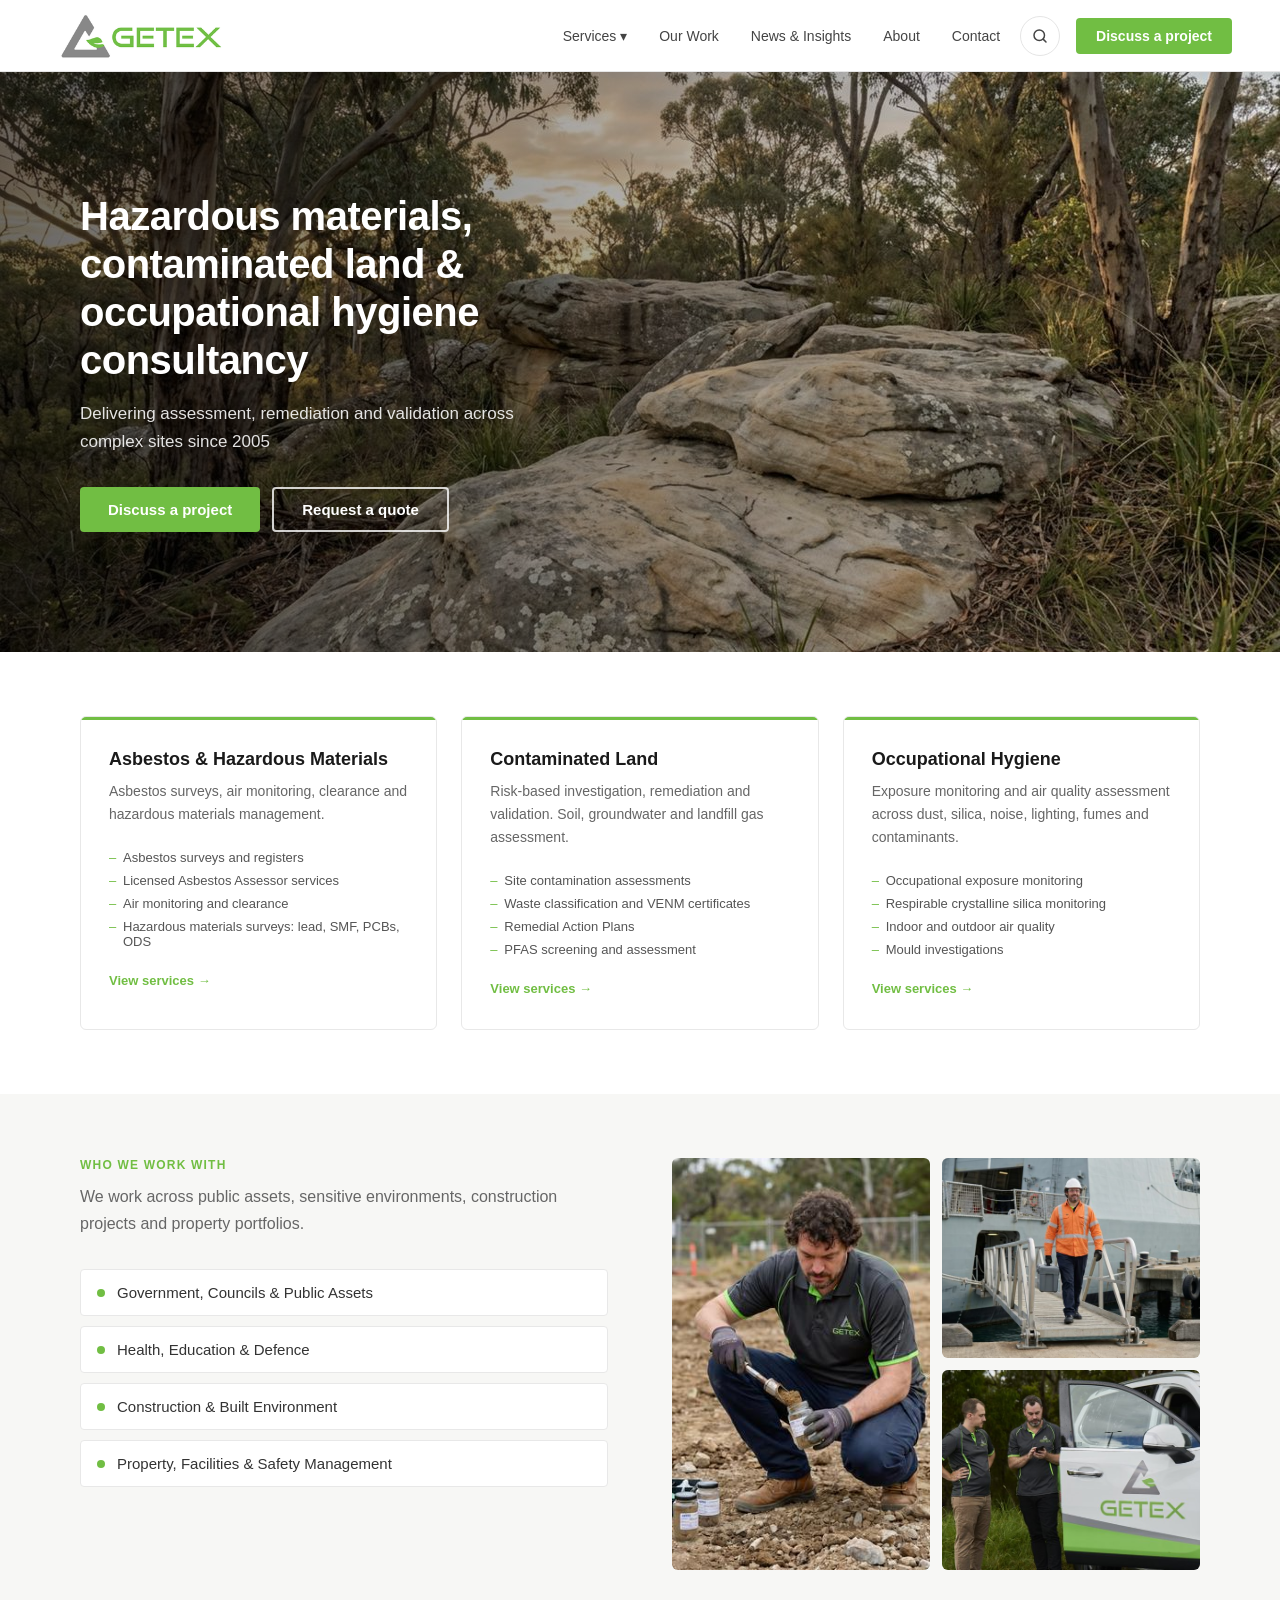
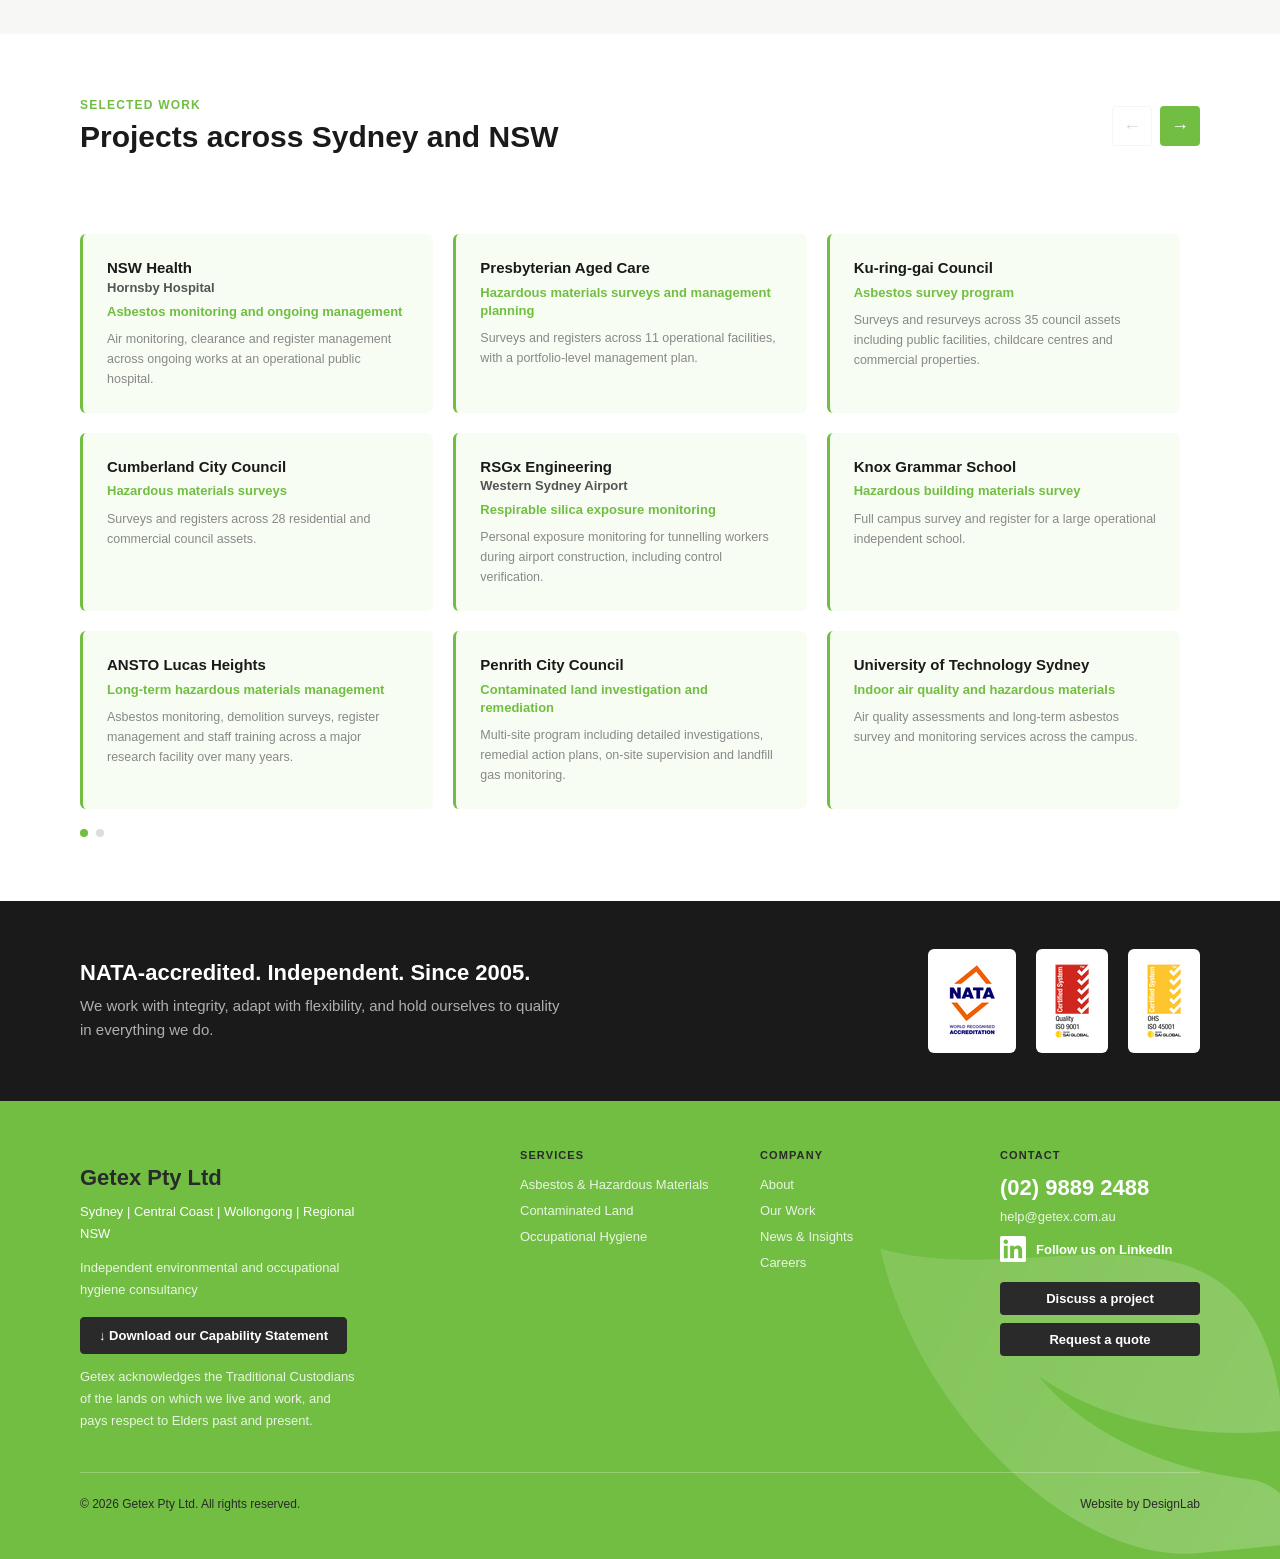
<file: index.html>
<!DOCTYPE html>
<html>
<head>
<meta charset="UTF-8">
<meta name="viewport" content="width=device-width, initial-scale=1.0">
<title>Getex Homepage Mockup</title>
<link rel="stylesheet" href="css/styles.css">
</head>
<body>

<!-- NAV -->
<nav>
  <div class="logo-area"><img src="images/getex-logo.png" alt="Getex" style="height:66px;width:auto;display:block;"></div>
  <ul>
    <li class="nav-services">
      <a href="services/">Services <span class="nav-caret" aria-hidden="true">&#9662;</span></a>
      <div class="dropdown">
        <div class="dropdown-section">
          <a class="dropdown-section-title dropdown-section-link" href="services/">All services</a>
        </div>
        <hr class="dropdown-divider">
        <div class="dropdown-section">
          <div class="dropdown-section-title">Asbestos & Hazardous Materials</div>
          <a class="dropdown-item" href="services/#asbestos-surveys">Asbestos surveys and registers</a>
          <a class="dropdown-item" href="services/#licensed-asbestos-assessor">Licensed Asbestos Assessor services</a>
          <a class="dropdown-item" href="services/#asbestos-air-monitoring">Air monitoring and clearance</a>
          <a class="dropdown-item" href="services/#hazardous-materials-surveys">Hazardous materials surveys</a>
          <a class="dropdown-item" href="services/#asbestos-in-soil">Asbestos in soil</a>
        </div>
        <hr class="dropdown-divider">
        <div class="dropdown-section">
          <div class="dropdown-section-title">Contaminated Land</div>
          <a class="dropdown-item" href="services/#site-investigations">Preliminary and Detailed Site Investigations (PSI/DSI)</a>
          <a class="dropdown-item" href="services/#site-contamination-assessments">Site contamination assessments</a>
          <a class="dropdown-item" href="services/#waste-classification">Waste classification</a>
          <a class="dropdown-item" href="services/#remedial-action-plans">Remedial Action Plans</a>
          <a class="dropdown-item" href="services/#site-validation">Site validation and management plans</a>
        </div>
        <hr class="dropdown-divider">
        <div class="dropdown-section">
          <div class="dropdown-section-title">Occupational Hygiene</div>
          <a class="dropdown-item" href="services/#exposure-monitoring">Occupational exposure monitoring</a>
          <a class="dropdown-item" href="services/#silica-dust-monitoring">Silica dust monitoring</a>
          <a class="dropdown-item" href="services/#air-quality-assessments">Air quality assessments</a>
          <a class="dropdown-item" href="services/#mould-investigations">Mould investigations</a>
          <a class="dropdown-item" href="services/#noise-assessment">Noise assessment</a>
          <a class="dropdown-item" href="services/#lighting-assessment">Lighting assessment</a>
        </div>
        <hr class="dropdown-divider">
        <div class="dropdown-section">
          <a class="dropdown-section-title dropdown-section-link" href="services/#training">Training</a>
        </div>
      </div>
    </li>
    <li><a href="sectors/">Our Work</a></li>
    <li><a href="news/">News &amp; Insights</a></li>
    <li><a href="about/">About</a></li>
    <li><a href="contact/">Contact</a></li>
  </ul>
  <button type="button" class="nav-search-btn" aria-label="Search the site" aria-controls="site-search" aria-expanded="false">
    <svg viewBox="0 0 24 24" aria-hidden="true"><circle cx="11" cy="11" r="7"/><path d="m20 20-3.5-3.5"/></svg>
  </button>
  <a href="contact/" class="nav-cta">Discuss a project</a>
</nav>

<!-- HERO -->
<div class="hero">
  <img class="hero-img" src="images/hero-bushland-sunset.jpg" srcset="images/hero-bushland-sunset-1280.jpg 1280w, images/hero-bushland-sunset.jpg 2034w" sizes="100vw" alt="Sydney bushland sandstone rock formations and native eucalyptus trees at sunset, NSW">
  <div class="hero-overlay"></div>
  <div class="hero-content">
    <h1>Hazardous materials, contaminated land & occupational hygiene consultancy</h1>
    <p>Delivering assessment, remediation and validation across complex sites since 2005</p>
    <div class="hero-buttons">
      <a href="contact/" class="btn-primary">Discuss a project</a>
      <a href="contact/" class="btn-outline">Request a quote</a>
    </div>
  </div>

</div>

<!-- SERVICES -->
<div class="services-strip">
<div class="services-grid">
    <div class="service-card">
      <h3>Asbestos & Hazardous Materials</h3>
      <p>Asbestos surveys, air monitoring, clearance and hazardous materials management.</p>
      <ul class="service-list">
        <li>Asbestos surveys and registers</li>
        <li>Licensed Asbestos Assessor services</li>
        <li>Air monitoring and clearance</li>
        <li>Hazardous materials surveys: lead, SMF, PCBs, ODS</li>
      </ul>
      <a href="services/#asbestos" class="service-link">View services →</a>
    </div>
    <div class="service-card">
      <h3>Contaminated Land</h3>
      <p>Risk-based investigation, remediation and validation. Soil, groundwater and landfill gas assessment.</p>
      <ul class="service-list">
        <li>Site contamination assessments</li>
        <li>Waste classification and VENM certificates</li>
        <li>Remedial Action Plans</li>
        <li>PFAS screening and assessment</li>
      </ul>
      <a href="services/#contaminated-land" class="service-link">View services →</a>
    </div>
    <div class="service-card">
      <h3>Occupational Hygiene</h3>
      <p>Exposure monitoring and air quality assessment across dust, silica, noise, lighting, fumes and contaminants.</p>
      <ul class="service-list">
        <li>Occupational exposure monitoring</li>
        <li>Respirable crystalline silica monitoring</li>
        <li>Indoor and outdoor air quality</li>
        <li>Mould investigations</li>
      </ul>
      <a href="services/#occupational-hygiene" class="service-link">View services →</a>
    </div>
  </div>
</div>

<!-- SECTORS + PHOTOS -->
<div class="sectors">
  <div class="sectors-inner">
    <div class="sectors-left">
      <div class="section-label">Who we work with</div>
      <p style="font-size:16px;color:#666;line-height:1.65;margin-bottom:32px;margin-top:12px;">We work across public assets, sensitive environments, construction projects and property portfolios.</p>
      <div class="sector-tags">
        <div class="sector-tag"><span class="dot"></span>Government, Councils & Public Assets</div>
        <div class="sector-tag"><span class="dot"></span>Health, Education & Defence</div>
        <div class="sector-tag"><span class="dot"></span>Construction & Built Environment</div>
        <div class="sector-tag"><span class="dot"></span>Property, Facilities & Safety Management</div>
      </div>
    </div>
    <div class="sectors-right">
      <div class="sector-photo tall">
        <img src="images/sectors-naval-dockside.jpg" alt="Getex environmental consultant soil sampling contaminated land assessment NSW">
      </div>
      <div style="display:flex;flex-direction:column;gap:12px;">
        <div class="sector-photo">
          <img src="images/consultant-reviewing-plans.jpg" style="object-position: center top;" alt="Getex consultant in hi-vis carrying a sampling case down a gangway from a naval vessel">
        </div>
        <div class="sector-photo">
          <img src="images/home-team-vehicle-1200.jpg" srcset="images/home-team-vehicle-700.jpg 700w, images/home-team-vehicle-1200.jpg 1200w" sizes="(max-width: 768px) 100vw, 25vw" loading="lazy" style="object-position: 35% 30%;" alt="Two Getex consultants checking project details on a phone beside the branded Getex vehicle">
        </div>
      </div>
    </div>
  </div>
</div>

<!-- SELECTED WORK -->
<div class="work" id="selected-work">
  <div style="display:flex;align-items:center;justify-content:space-between;margin-bottom:40px;">
    <div>
      <div class="section-label">Selected work</div>
      <h2 class="section-title" style="margin-bottom:0;">Projects across Sydney and NSW</h2>
    </div>
    <div style="display:flex;gap:8px;">
      <button onclick="workPrev()" id="btn-prev" style="background:#fff;border:1px solid #e8e8e8;border-radius:4px;width:40px;height:40px;font-size:18px;cursor:pointer;color:#999;">&#8592;</button>
      <button onclick="workNext()" id="btn-next" style="background:#71BE43;border:none;border-radius:4px;width:40px;height:40px;font-size:18px;cursor:pointer;color:#fff;">&#8594;</button>
    </div>
  </div>

  <div style="overflow:hidden;">
    <div id="work-track" style="display:flex;transition:transform 0.45s ease;width:200%;">
      <div style="width:50%;flex-shrink:0;padding-right:20px;box-sizing:border-box;">
        <div class="work-grid">
          <div class="work-card">
            <div class="client">NSW Health<span class="client-project">Hornsby Hospital</span></div>
            <h4>Asbestos monitoring and ongoing management</h4>
            <p>Air monitoring, clearance and register management across ongoing works at an operational public hospital.</p>
          </div>
          <div class="work-card">
            <div class="client">Presbyterian Aged Care</div>
            <h4>Hazardous materials surveys and management planning</h4>
            <p>Surveys and registers across 11 operational facilities, with a portfolio-level management plan.</p>
          </div>
          <div class="work-card">
            <div class="client">Ku-ring-gai Council</div>
            <h4>Asbestos survey program</h4>
            <p>Surveys and resurveys across 35 council assets including public facilities, childcare centres and commercial properties.</p>
          </div>
          <div class="work-card">
            <div class="client">Cumberland City Council</div>
            <h4>Hazardous materials surveys</h4>
            <p>Surveys and registers across 28 residential and commercial council assets.</p>
          </div>
          <div class="work-card">
            <div class="client">RSGx Engineering<span class="client-project">Western Sydney Airport</span></div>
            <h4>Respirable silica exposure monitoring</h4>
            <p>Personal exposure monitoring for tunnelling workers during airport construction, including control verification.</p>
          </div>
          <div class="work-card">
            <div class="client">Knox Grammar School</div>
            <h4>Hazardous building materials survey</h4>
            <p>Full campus survey and register for a large operational independent school.</p>
          </div>
          <div class="work-card">
            <div class="client">ANSTO Lucas Heights</div>
            <h4>Long-term hazardous materials management</h4>
            <p>Asbestos monitoring, demolition surveys, register management and staff training across a major research facility over many years.</p>
          </div>
          <div class="work-card">
            <div class="client">Penrith City Council</div>
            <h4>Contaminated land investigation and remediation</h4>
            <p>Multi-site program including detailed investigations, remedial action plans, on-site supervision and landfill gas monitoring.</p>
          </div>
          <div class="work-card">
            <div class="client">University of Technology Sydney</div>
            <h4>Indoor air quality and hazardous materials</h4>
            <p>Air quality assessments and long-term asbestos survey and monitoring services across the campus.</p>
          </div>
        </div>
      </div>
      <div style="width:50%;flex-shrink:0;padding-right:20px;box-sizing:border-box;">
        <div class="work-grid">
          <div class="work-card">
            <div class="client">NSW Public Works</div>
            <h4>Site contamination and delineation assessment</h4>
            <p>Detailed investigation and delineation for a state government asset to inform remediation planning.</p>
          </div>
          <div class="work-card">
            <div class="client">Arenco<span class="client-project">Chullora Tank Annex</span></div>
            <h4>VOC-impacted soil remediation</h4>
            <p>On-site oversight of remediation works including VOC monitoring, sampling and waste classification.</p>
          </div>
          <div class="work-card">
            <div class="client">Grindley<span class="client-project">North Academy, West Wallsend</span></div>
            <h4>Soil waste classification</h4>
            <p>Waste classification and validation assessment supporting construction works.</p>
          </div>
          <div class="work-card">
            <div class="client">Liverpool City Council<span class="client-project">Austral</span></div>
            <h4>Site contamination due diligence</h4>
            <p>Soil, water and sediment sampling and assessment to support land acquisition due diligence.</p>
          </div>
          <div class="work-card">
            <div class="client">National Heavy Vehicle Regulator</div>
            <h4>Diesel particulate exposure monitoring</h4>
            <p>Personal and static monitoring at vehicle inspection stations across NSW.</p>
          </div>
          <div class="work-card">
            <div class="client">Cleanaway Daniels</div>
            <h4>Occupational air quality monitoring</h4>
            <p>Ongoing VOC, dust and atmospheric gas monitoring at an operational waste management facility.</p>
          </div>
          <div class="work-card">
            <div class="client">NSW National Parks & Wildlife Service</div>
            <h4>Fire trail asbestos inspections</h4>
            <p>Asbestos inspection, delineation, waste classification and clearance across fire trails and park infrastructure in Greater Sydney.</p>
          </div>
          <div class="work-card">
            <div class="client">Defence maritime client</div>
            <h4>Naval vessel water-quality testing</h4>
            <p>Specialised water-quality testing of naval vessels before dock entry.</p>
          </div>
          <div class="work-card">
            <div class="client">Busways</div>
            <h4>Occupational hygiene review</h4>
            <p>Desktop review and monitoring plan for welding fume, noise and diesel exposures across 19 workshops and 8 panel shops.</p>
          </div>
        </div>
      </div>
    </div>
  </div>

  <div style="display:flex;gap:8px;margin-top:20px;">
    <div id="dot-0" style="width:8px;height:8px;border-radius:50%;background:#71BE43;cursor:pointer;" onclick="workGoTo(0)"></div>
    <div id="dot-1" style="width:8px;height:8px;border-radius:50%;background:#ddd;cursor:pointer;" onclick="workGoTo(1)"></div>
  </div>
</div>



<!-- ACCREDITATIONS -->
<div class="accred">
  <div class="accred-left">
    <h3>NATA-accredited. Independent. Since 2005.</h3>
    <p>We work with integrity, adapt with flexibility, and hold ourselves to quality in everything we do.</p>
  </div>
  <div class="accred-badges">
    <div style="background:#fff;border-radius:6px;padding:12px 16px;display:flex;align-items:center;justify-content:center;">
      <img src="images/accred-nata.png" alt="NATA World Recognised Accreditation" style="height:80px;width:auto;display:block;">
    </div>
    <div style="background:#fff;border-radius:6px;padding:12px 16px;display:flex;align-items:center;justify-content:center;">
      <img src="images/accred-iso9001.png" alt="ISO 9001 Quality Management Certified System" style="height:80px;width:auto;display:block;">
    </div>
    <div style="background:#fff;border-radius:6px;padding:12px 16px;display:flex;align-items:center;justify-content:center;">
      <img src="images/accred-iso45001.png" alt="ISO 45001 OHS Management Certified System" style="height:80px;width:auto;display:block;">
    </div>

  </div>
</div>

<!-- FOOTER -->
<footer>
  <img src="images/leaf-motif.png" alt="" style="position:absolute;bottom:-80px;right:-60px;width:520px;height:auto;opacity:0.25;pointer-events:none;transform:rotate(-8deg);z-index:0;">
  <div class="footer-inner" style="position:relative;z-index:1;">
    <div class="footer-brand">
      <p style="margin-top:10px;"><strong style="color:#2a2a2a;font-weight:700;font-size:22px;">Getex Pty Ltd</strong></p>
      <p style="margin-top:4px;font-size:13px;color:#fff;">Sydney | Central Coast | Wollongong | Regional NSW</p>
      <p style="margin-top:12px;font-size:13px;color:rgba(255,255,255,0.85);">Independent environmental and occupational hygiene consultancy</p>
      <a href="downloads/Getex-Capability-Statement-2026.pdf" target="_blank" rel="noopener" aria-label="Download our Capability Statement (PDF, 2.7 MB)" style="display:inline-block;margin-top:16px;background:#2a2a2a;border:1px solid #2a2a2a;color:#fff;font-size:13px;font-weight:600;padding:10px 18px;border-radius:4px;text-decoration:none;">&#8595; Download our Capability Statement</a>
      <p style="margin-top:12px;font-size:13px;color:rgba(255,255,255,0.85);">Getex acknowledges the Traditional Custodians of the lands on which we live and work, and pays respect to Elders past and present.</p>
    </div>
    <div>
      <h5>Services</h5>
      <ul>
        <li><a href="services/#asbestos">Asbestos &amp; Hazardous Materials</a></li>
        <li><a href="services/#contaminated-land">Contaminated Land</a></li>
        <li><a href="services/#occupational-hygiene">Occupational Hygiene</a></li>
      </ul>
    </div>
    <div>
      <h5>Company</h5>
      <ul>
        <li><a href="about/">About</a></li>
        <li><a href="sectors/">Our Work</a></li>
        <li><a href="news/">News &amp; Insights</a></li>
        <li><a href="about/#careers">Careers</a></li>
      </ul>
    </div>
    <div>
      <h5>Contact</h5>
      <a href="tel:+61298892488" style="display:block;font-size:22px;font-weight:700;color:#fff;text-decoration:none;margin-bottom:8px;">(02) 9889 2488</a>
      <a href="mailto:help@getex.com.au" style="display:block;font-size:13px;color:rgba(255,255,255,0.85);text-decoration:none;margin-bottom:12px;">help@getex.com.au</a>
      <a class="footer-social" href="https://www.linkedin.com/company/getex-pty-ltd-aus/" target="_blank" rel="noopener" aria-label="Getex on LinkedIn (opens in a new tab)">
        <svg viewBox="0 0 24 24" aria-hidden="true"><path d="M20.45 20.45h-3.55v-5.57c0-1.33-.03-3.04-1.85-3.04-1.85 0-2.14 1.45-2.14 2.94v5.67H9.35V9h3.41v1.56h.05c.48-.9 1.64-1.85 3.37-1.85 3.6 0 4.27 2.37 4.27 5.46v6.28zM5.34 7.43a2.06 2.06 0 1 1 0-4.12 2.06 2.06 0 0 1 0 4.12zM7.12 20.45H3.56V9h3.56v11.45zM22.22 0H1.77C.79 0 0 .77 0 1.73v20.54C0 23.23.79 24 1.77 24h20.45c.98 0 1.78-.77 1.78-1.73V1.73C24 .77 23.2 0 22.22 0z"/></svg>
        <span>Follow us on LinkedIn</span>
      </a>
      <div style="display:flex;flex-direction:column;gap:8px;">
        <a href="contact/" style="display:inline-block;background:#2a2a2a;color:#fff;font-size:13px;font-weight:600;padding:9px 16px;border-radius:4px;text-decoration:none;text-align:center;">Discuss a project</a>
        <a href="contact/" style="display:inline-block;background:#2a2a2a;color:#fff;font-size:13px;font-weight:600;padding:9px 16px;border-radius:4px;text-decoration:none;text-align:center;">Request a quote</a>
      </div>
    </div>
  </div>
  <div class="footer-bottom">
    <p>© 2026 Getex Pty Ltd. All rights reserved.</p>
    <p>Website by DesignLab</p>
  </div>
</footer>

  <script src="js/scripts.js"></script>
<script src="js/nav.js"></script>
<script src="js/search-index.js"></script>
<script src="js/search.js"></script>
</body>
</html>
</file>
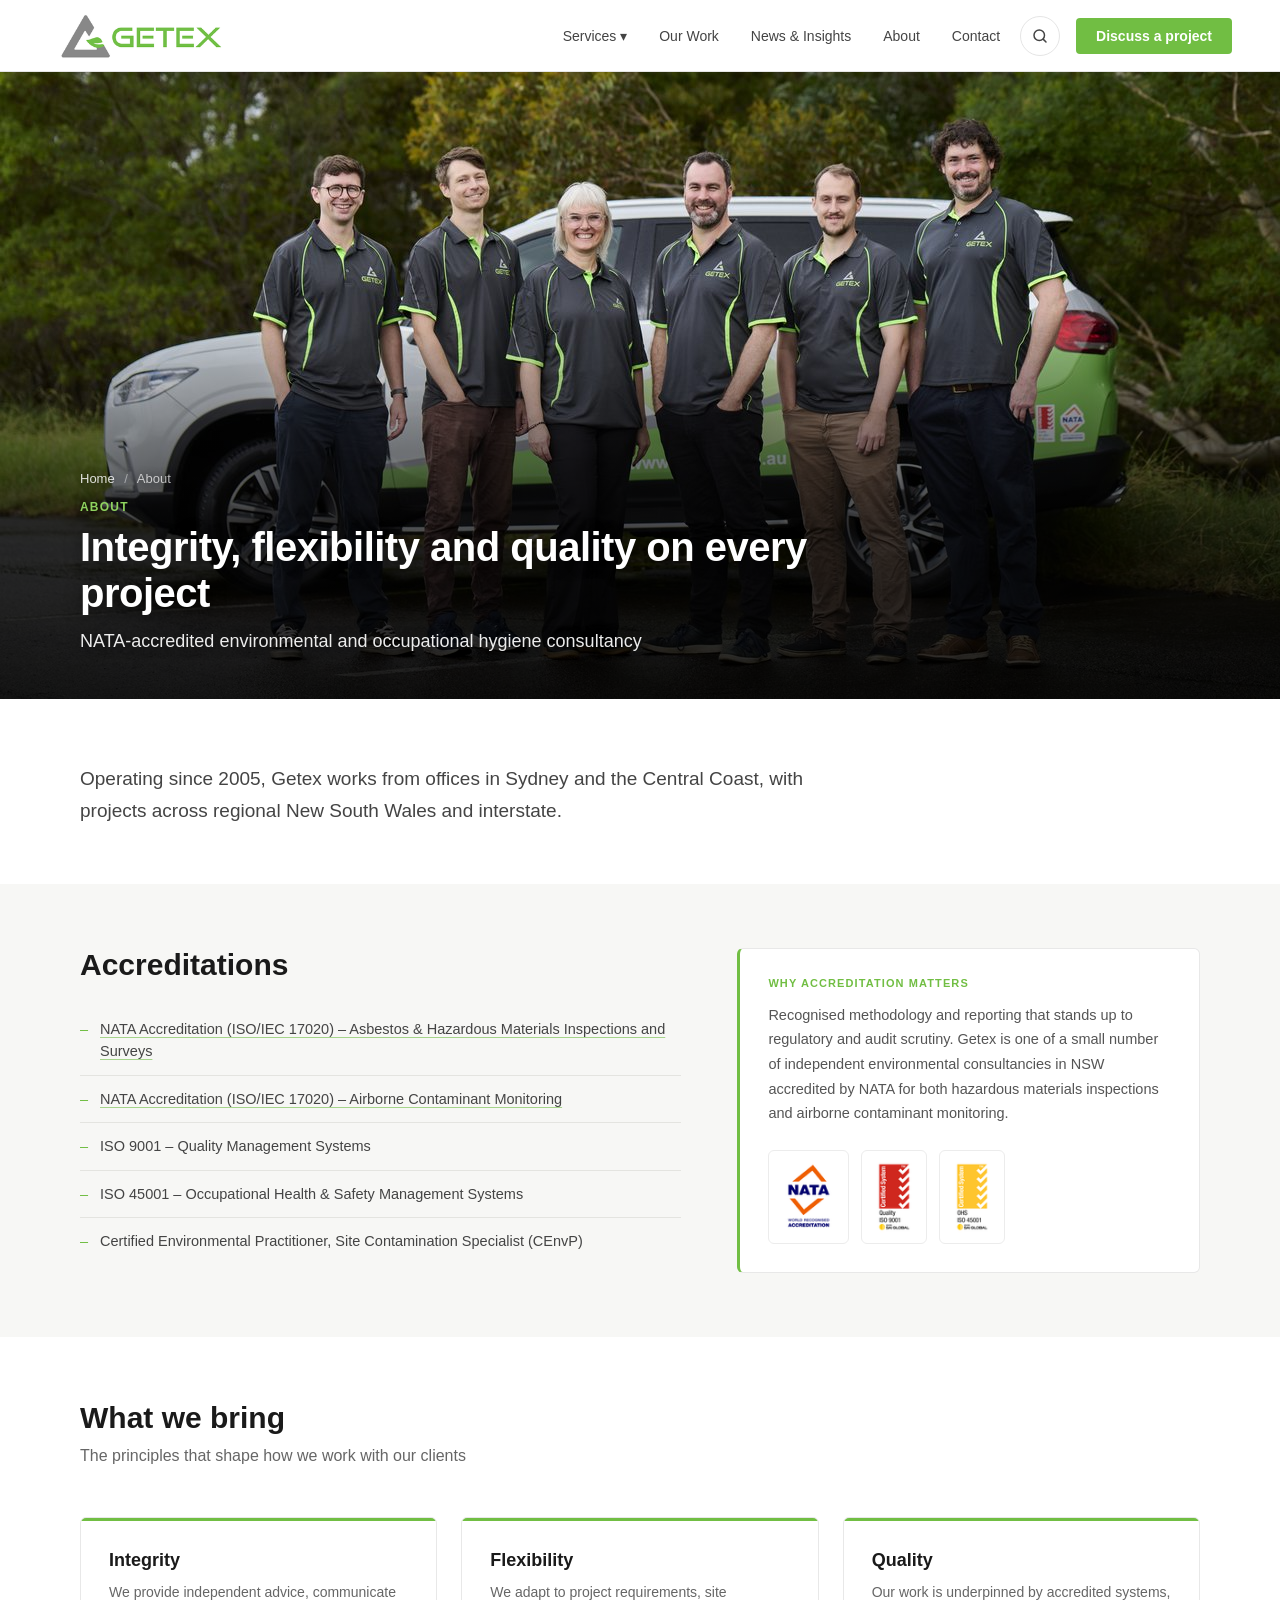
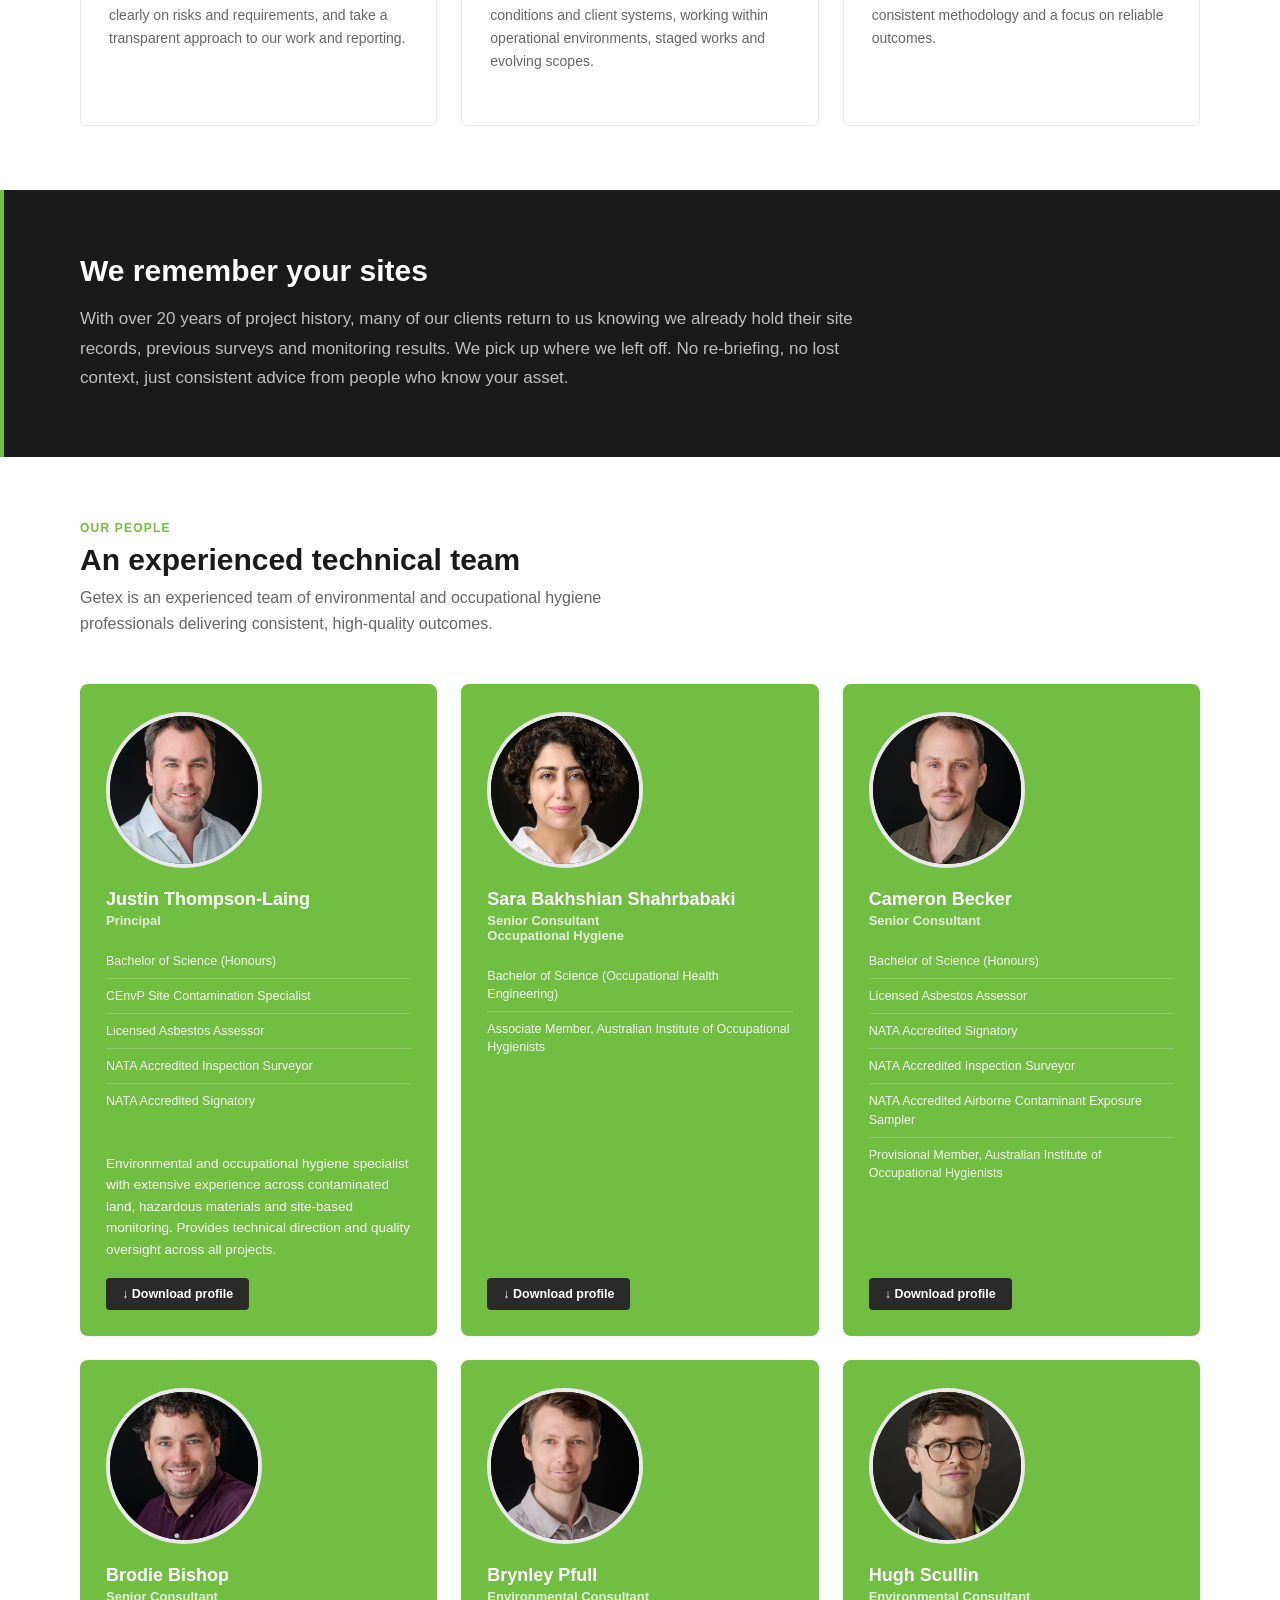
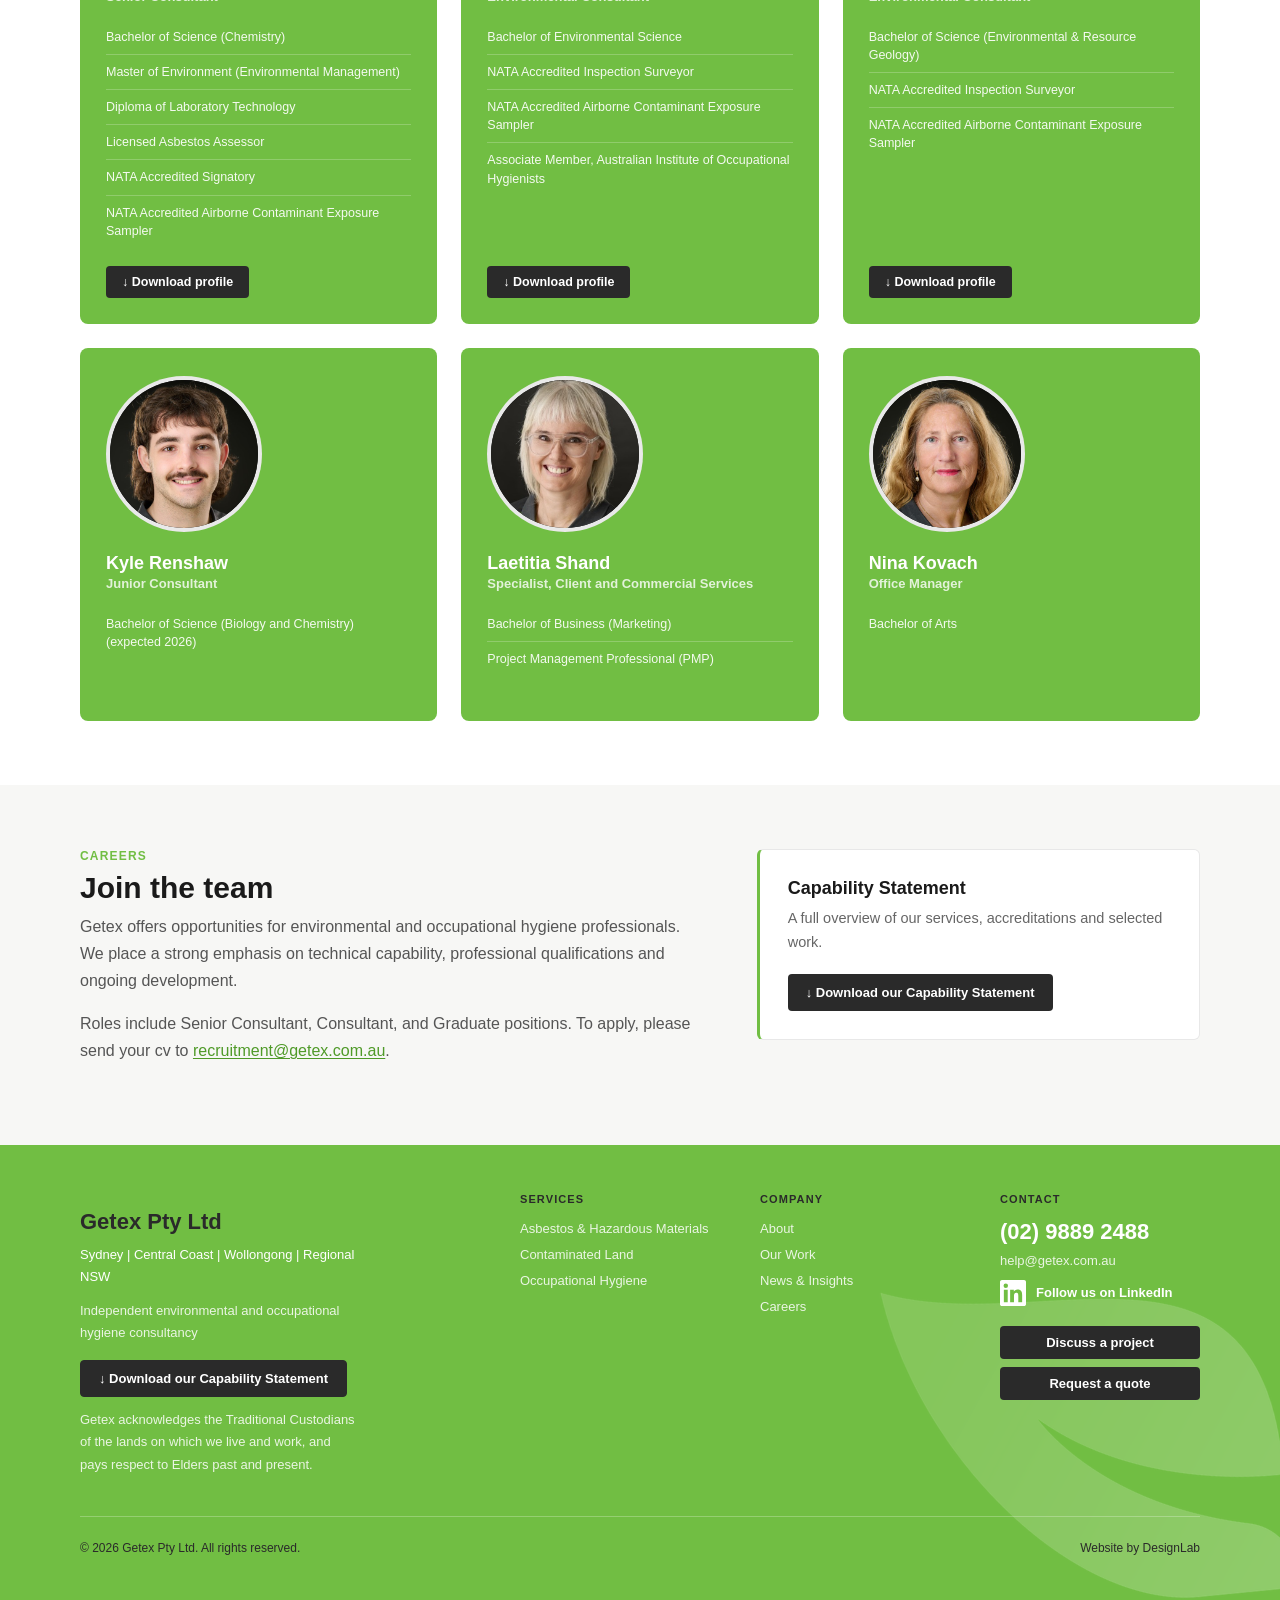
<file: about/index.html>
<!DOCTYPE html>
<html lang="en-AU">
<head>
<meta charset="UTF-8">
<meta name="viewport" content="width=device-width, initial-scale=1.0">
<title>About Getex | Environmental Consultancy Since 2005</title>
<meta name="description" content="Getex is a NATA and ISO accredited environmental and occupational hygiene consultancy operating since 2005, with offices in Sydney and the Central Coast.">
<link rel="canonical" href="https://www.getex.com.au/about/">

<!-- GOOGLE TAG MANAGER (container per SEO Guide v2)
     NOTE: not yet present on index.html — needs adding site-wide. -->
<script>(function(w,d,s,l,i){w[l]=w[l]||[];w[l].push({'gtm.start':
new Date().getTime(),event:'gtm.js'});var f=d.getElementsByTagName(s)[0],
j=d.createElement(s),dl=l!='dataLayer'?'&l='+l:'';j.async=true;j.src=
'https://www.googletagmanager.com/gtm.js?id='+i+dl;f.parentNode.insertBefore(j,f);
})(window,document,'script','dataLayer','GTM-NHXZ4Z6D');</script>

<!-- OPEN GRAPH -->
<meta property="og:type" content="website">
<meta property="og:title" content="About Getex | Environmental Consultancy Since 2005">
<meta property="og:description" content="Getex is a NATA and ISO accredited environmental and occupational hygiene consultancy operating since 2005, with offices in Sydney and the Central Coast.">
<meta property="og:url" content="https://www.getex.com.au/about/">
<meta property="og:image" content="https://www.getex.com.au/images/about-team-og.jpg">

<link rel="stylesheet" href="../css/styles.css">

<!-- LOCALBUSINESS SCHEMA (site-wide, per SEO Guide v2) -->
<script type="application/ld+json">
{
  "@context": "https://schema.org",
  "@type": "ProfessionalService",
  "name": "Getex Pty Ltd",
  "url": "https://www.getex.com.au/",
  "telephone": "+61298892488",
  "email": "help@getex.com.au",
  "foundingDate": "2005",
  "address": {
    "@type": "PostalAddress",
    "streetAddress": "Suite G03, Building 2, Pymble Corporate Centre, 20 Bridge Street",
    "addressLocality": "Pymble",
    "addressRegion": "NSW",
    "postalCode": "2073",
    "addressCountry": "AU"
  },
  "areaServed": ["Sydney", "Central Coast", "Wollongong", "Regional NSW"]
}
</script>

<!-- BREADCRUMB SCHEMA: Home > About -->
<script type="application/ld+json">
{
  "@context": "https://schema.org",
  "@type": "BreadcrumbList",
  "itemListElement": [
    { "@type": "ListItem", "position": 1, "name": "Home", "item": "https://www.getex.com.au/" },
    { "@type": "ListItem", "position": 2, "name": "About", "item": "https://www.getex.com.au/about/" }
  ]
}
</script>

<!-- PERSON SCHEMA — Justin Thompson-Laing (required by SEO Guide v2) -->
<script type="application/ld+json">
{
  "@context": "https://schema.org",
  "@type": "Person",
  "name": "Justin Thompson-Laing",
  "jobTitle": "Principal",
  "image": "https://www.getex.com.au/images/team-justin.jpg",
  "worksFor": { "@type": "ProfessionalService", "name": "Getex Pty Ltd", "url": "https://www.getex.com.au/" },
  "url": "https://www.getex.com.au/about/#justin-thompson-laing",
  "hasCredential": [
    "Bachelor of Science (Honours)",
    "CEnvP Site Contamination Specialist",
    "Licensed Asbestos Assessor",
    "NATA Accredited Inspection Surveyor",
    "NATA Accredited Signatory"
  ]
}
</script>
</head>
<body>

<!-- GTM (noscript) -->
<noscript><iframe src="https://www.googletagmanager.com/ns.html?id=GTM-NHXZ4Z6D"
height="0" width="0" style="display:none;visibility:hidden"></iframe></noscript>

<!-- ===== NAV (reused from index.html) ===== -->
<nav>
  <div class="logo-area">
    <a href="../index.html"><img src="../images/getex-logo.png" alt="Getex" style="height:66px;width:auto;display:block;"></a>
  </div>
  <ul>
    <li class="nav-services">
      <a href="../services/">Services <span class="nav-caret" aria-hidden="true">&#9662;</span></a>
      <div class="dropdown">
        <div class="dropdown-section">
          <a class="dropdown-section-title dropdown-section-link" href="../services/">All services</a>
        </div>
        <hr class="dropdown-divider">
        <div class="dropdown-section">
          <div class="dropdown-section-title">Asbestos &amp; Hazardous Materials</div>
          <a class="dropdown-item" href="../services/#asbestos-surveys">Asbestos surveys and registers</a>
          <a class="dropdown-item" href="../services/#licensed-asbestos-assessor">Licensed Asbestos Assessor services</a>
          <a class="dropdown-item" href="../services/#asbestos-air-monitoring">Air monitoring and clearance</a>
          <a class="dropdown-item" href="../services/#hazardous-materials-surveys">Hazardous materials surveys</a>
          <a class="dropdown-item" href="../services/#asbestos-in-soil">Asbestos in soil</a>
        </div>
        <hr class="dropdown-divider">
        <div class="dropdown-section">
          <div class="dropdown-section-title">Contaminated Land</div>
          <a class="dropdown-item" href="../services/#site-investigations">Preliminary and Detailed Site Investigations (PSI/DSI)</a>
          <a class="dropdown-item" href="../services/#site-contamination-assessments">Site contamination assessments</a>
          <a class="dropdown-item" href="../services/#waste-classification">Waste classification</a>
          <a class="dropdown-item" href="../services/#remedial-action-plans">Remedial Action Plans</a>
          <a class="dropdown-item" href="../services/#site-validation">Site validation and management plans</a>
        </div>
        <hr class="dropdown-divider">
        <div class="dropdown-section">
          <div class="dropdown-section-title">Occupational Hygiene</div>
          <a class="dropdown-item" href="../services/#exposure-monitoring">Occupational exposure monitoring</a>
          <a class="dropdown-item" href="../services/#silica-dust-monitoring">Silica dust monitoring</a>
          <a class="dropdown-item" href="../services/#air-quality-assessments">Air quality assessments</a>
          <a class="dropdown-item" href="../services/#mould-investigations">Mould investigations</a>
          <a class="dropdown-item" href="../services/#noise-assessment">Noise assessment</a>
          <a class="dropdown-item" href="../services/#lighting-assessment">Lighting assessment</a>
        </div>
        <hr class="dropdown-divider">
        <div class="dropdown-section">
          <a class="dropdown-section-title dropdown-section-link" href="../services/#training">Training</a>
        </div>
      </div>
    </li>
    <li><a href="../sectors/">Our Work</a></li>
    <li><a href="../news/">News &amp; Insights</a></li><!-- TODO: not in Draft 3 site structure -->
    <li><a href="index.html" aria-current="page">About</a></li>
    <li><a href="../contact/">Contact</a></li><!-- TODO: page not yet built -->
  </ul>
  <button type="button" class="nav-search-btn" aria-label="Search the site" aria-controls="site-search" aria-expanded="false">
    <svg viewBox="0 0 24 24" aria-hidden="true"><circle cx="11" cy="11" r="7"/><path d="m20 20-3.5-3.5"/></svg>
  </button>
  <a href="../contact/" class="nav-cta">Discuss a project</a>
</nav>

<!-- ===== HEADER — the Getex team with a branded vehicle, heading overlaid.
     The six faces run across the middle of the shot, so the heading sits in
     the lower-left over a dark gradient (legs and car park), clear of faces.
     On phones the band is too short for text, so the heading drops beneath it. -->
<header class="hero-band hero-band--team">
  <img src="../images/about-team-1920.jpg"
       srcset="../images/about-team-800.jpg 800w, ../images/about-team-1280.jpg 1280w, ../images/about-team-1920.jpg 1920w, ../images/about-team-2880.jpg 2880w"
       sizes="100vw" width="2880" height="1411" fetchpriority="high"
       alt="The Getex team of six in branded polo shirts, standing in front of a Getex vehicle">
  <div class="hero-band-text">
    <nav class="breadcrumb" aria-label="Breadcrumb">
      <a href="../index.html">Home</a> <span aria-hidden="true">/</span> <span aria-current="page">About</span>
    </nav>
    <div class="section-label">About</div>
    <h1>Integrity, flexibility and quality on every project</h1>
    <p>NATA-accredited environmental and occupational hygiene consultancy</p>
  </div>
</header>

<!-- ===== INTRO ===== -->
<section class="about-intro">
  <div class="about-intro-inner">
    <p>Operating since 2005, Getex works from offices in Sydney and the Central Coast, with projects across regional New South Wales and interstate.</p>
  </div>
</section>

<!-- ===== ACCREDITATIONS ===== -->
<section class="accred-detail" id="accreditations">
  <div class="accred-detail-inner">
    <div class="accred-detail-left">
      <h2 class="section-title">Accreditations</h2>
      <ul class="accred-list">
        <li><a href="https://nata.com.au/accredited-organisation/getex-pty-limited-15404-22310/" target="_blank" rel="noopener" aria-label="NATA Accreditation (ISO/IEC 17020), Asbestos and Hazardous Materials Inspections and Surveys: view our NATA register entry (opens in a new tab)">NATA Accreditation (ISO/IEC 17020) &ndash; Asbestos &amp; Hazardous Materials Inspections and Surveys</a></li>
        <li><a href="https://nata.com.au/accredited-organisation/getex-pty-limited-15404-22310/" target="_blank" rel="noopener" aria-label="NATA Accreditation (ISO/IEC 17020), Airborne Contaminant Monitoring: view our NATA register entry (opens in a new tab)">NATA Accreditation (ISO/IEC 17020) &ndash; Airborne Contaminant Monitoring</a></li>
        <li>ISO 9001 &ndash; Quality Management Systems</li>
        <li>ISO 45001 &ndash; Occupational Health &amp; Safety Management Systems</li>
        <li>Certified Environmental Practitioner, Site Contamination Specialist (CEnvP)</li>
      </ul>
    </div>
    <aside class="accred-detail-right">
      <h3>Why accreditation matters</h3>
      <p>Recognised methodology and reporting that stands up to regulatory and audit scrutiny. Getex is one of a small number of independent environmental consultancies in NSW accredited by NATA for both hazardous materials inspections and airborne contaminant monitoring.</p>
      <div class="accred-detail-logos">
        <a href="https://nata.com.au/accredited-organisation/getex-pty-limited-15404-22310/" target="_blank" rel="noopener" class="accred-logo-tile" aria-label="View Getex on the NATA register of accredited organisations (opens in a new tab)"><img src="../images/accred-nata.png" alt="NATA World Recognised Accreditation"></a>
        <div class="accred-logo-tile"><img src="../images/accred-iso9001.png" alt="ISO 9001 Quality Management Certified System"></div>
        <div class="accred-logo-tile"><img src="../images/accred-iso45001.png" alt="ISO 45001 OHS Management Certified System"></div>
      </div>
    </aside>
  </div>
</section>

<!-- ===== WHAT WE BRING =====
     Reuses the homepage .service-card pattern (green top rule). -->
<section class="services-strip" id="what-we-bring">
  <h2 class="section-title">What we bring</h2>
  <p class="section-sub">The principles that shape how we work with our clients</p>
  <div class="services-grid">
    <div class="service-card">
      <h3>Integrity</h3>
      <p>We provide independent advice, communicate clearly on risks and requirements, and take a transparent approach to our work and reporting.</p>
    </div>
    <div class="service-card">
      <h3>Flexibility</h3>
      <p>We adapt to project requirements, site conditions and client systems, working within operational environments, staged works and evolving scopes.</p>
    </div>
    <div class="service-card">
      <h3>Quality</h3>
      <p>Our work is underpinned by accredited systems, consistent methodology and a focus on reliable outcomes.</p>
    </div>
  </div>
</section>

<!-- ===== WE REMEMBER YOUR SITES — feature band ===== -->
<section class="feature-band">
  <div class="feature-band-inner">
    <h2>We remember your sites</h2>
    <p>With over 20 years of project history, many of our clients return to us knowing we already hold their site records, previous surveys and monitoring results. We pick up where we left off. No re-briefing, no lost context, just consistent advice from people who know your asset.</p>
  </div>
</section>

<!-- ===== OUR PEOPLE =====
     Single 3-column grid, two rows of three. Group headings removed:
     each card's role line carries that information, and this matches the
     Capability Statement's layout (pp.8-9), which runs the same six people
     in the same order. `grid-auto-rows: 1fr` keeps both rows equal height,
     and the profile button is pinned to the card foot. -->
<section class="people" id="our-people">
  <div class="section-label">Our people</div>
  <h2 class="section-title">An experienced technical team</h2>
  <p class="section-sub">Getex is an experienced team of environmental and occupational hygiene professionals delivering consistent, high-quality outcomes.</p>

  <div class="people-grid">

    <article class="person-card" id="justin-thompson-laing">
      <img class="person-photo" src="../images/team-justin.jpg" alt="Justin Thompson-Laing, Principal at Getex">
      <div class="person-name">Justin Thompson-Laing</div>
      <div class="person-role">Principal</div>
      <ul class="person-creds">
        <li>Bachelor of Science (Honours)</li>
        <li>CEnvP Site Contamination Specialist</li>
        <li>Licensed Asbestos Assessor</li>
        <li>NATA Accredited Inspection Surveyor</li>
        <li>NATA Accredited Signatory</li>
      </ul>
      <p class="person-bio">Environmental and occupational hygiene specialist with extensive experience across contaminated land, hazardous materials and site-based monitoring. Provides technical direction and quality oversight across all projects.</p>
      <a href="../downloads/Getex-Profile-Justin-Thompson-Laing.pdf" class="person-link" target="_blank" rel="noopener" aria-label="Download Justin Thompson-Laing's profile (PDF, 548 KB)">&#8595; Download profile</a>
    </article>

    <article class="person-card">
      <img class="person-photo" src="../images/team-sara.jpg" alt="Sara Bakhshian Shahrbabaki, Senior Consultant at Getex">
      <div class="person-name">Sara Bakhshian Shahrbabaki</div>
      <div class="person-role">Senior Consultant<br>Occupational Hygiene</div>
      <ul class="person-creds">
        <li>Bachelor of Science (Occupational Health Engineering)</li>
        <li>Associate Member, Australian Institute of Occupational Hygienists</li>
      </ul>
      <a href="../downloads/Getex-Profile-Sara-Bakhshian-Shahrbabaki.pdf" class="person-link" target="_blank" rel="noopener" aria-label="Download Sara Bakhshian Shahrbabaki's profile (PDF, 577 KB)">&#8595; Download profile</a>
    </article>

    <article class="person-card">
      <img class="person-photo" src="../images/team-cameron.jpg" alt="Cameron Becker, Senior Consultant at Getex">
      <div class="person-name">Cameron Becker</div>
      <div class="person-role">Senior Consultant</div>
      <ul class="person-creds">
        <li>Bachelor of Science (Honours)</li>
        <li>Licensed Asbestos Assessor</li>
        <li>NATA Accredited Signatory</li>
        <li>NATA Accredited Inspection Surveyor</li>
        <li>NATA Accredited Airborne Contaminant Exposure Sampler</li>
        <li>Provisional Member, Australian Institute of Occupational Hygienists</li>
      </ul>
      <a href="../downloads/Getex-Profile-Cameron-Becker.pdf" class="person-link" target="_blank" rel="noopener" aria-label="Download Cameron Becker's profile (PDF, 601 KB)">&#8595; Download profile</a>
    </article>

    <article class="person-card">
      <img class="person-photo" src="../images/team-brodie.jpg" alt="Brodie Bishop, Senior Consultant at Getex">
      <div class="person-name">Brodie Bishop</div>
      <div class="person-role">Senior Consultant</div>
      <ul class="person-creds">
        <li>Bachelor of Science (Chemistry)</li>
        <li>Master of Environment (Environmental Management)</li>
        <li>Diploma of Laboratory Technology</li>
        <li>Licensed Asbestos Assessor</li>
        <li>NATA Accredited Signatory</li>
        <li>NATA Accredited Airborne Contaminant Exposure Sampler</li>
      </ul>
      <a href="../downloads/Getex-Profile-Brodie-Bishop.pdf" class="person-link" target="_blank" rel="noopener" aria-label="Download Brodie Bishop's profile (PDF, 1,884 KB)">&#8595; Download profile</a>
    </article>

    <article class="person-card">
      <img class="person-photo" src="../images/team-brynley.jpg" alt="Brynley Pfull, Environmental Consultant at Getex">
      <div class="person-name">Brynley Pfull</div>
      <div class="person-role">Environmental Consultant</div>
      <ul class="person-creds">
        <li>Bachelor of Environmental Science</li>
        <li>NATA Accredited Inspection Surveyor</li>
        <li>NATA Accredited Airborne Contaminant Exposure Sampler</li>
        <li>Associate Member, Australian Institute of Occupational Hygienists</li>
      </ul>
      <a href="../downloads/Getex-Profile-Brynley-Pfull.pdf" class="person-link" target="_blank" rel="noopener" aria-label="Download Brynley Pfull's profile (PDF, 769 KB)">&#8595; Download profile</a>
    </article>

    <article class="person-card">
      <img class="person-photo" src="../images/team-hugh.jpg" alt="Hugh Scullin, Environmental Consultant at Getex">
      <div class="person-name">Hugh Scullin</div>
      <div class="person-role">Environmental Consultant</div>
      <ul class="person-creds">
        <li>Bachelor of Science (Environmental &amp; Resource Geology)</li>
        <li>NATA Accredited Inspection Surveyor</li>
        <li>NATA Accredited Airborne Contaminant Exposure Sampler</li>
      </ul>
      <a href="../downloads/Getex-Profile-Hugh-Scullin.pdf" class="person-link" target="_blank" rel="noopener" aria-label="Download Hugh Scullin's profile (PDF, 657 KB)">&#8595; Download profile</a>
    </article>

    <article class="person-card">
      <img class="person-photo" src="../images/team-kyle.jpg" alt="Kyle Renshaw, Junior Consultant at Getex">
      <div class="person-name">Kyle Renshaw</div>
      <div class="person-role">Junior Consultant</div>
      <ul class="person-creds">
        <li>Bachelor of Science (Biology and Chemistry) (expected 2026)</li>
      </ul>
    </article>

    <article class="person-card">
      <img class="person-photo" src="../images/team-laetitia.jpg" alt="Laetitia Shand, Specialist, Client and Commercial Services at Getex">
      <div class="person-name">Laetitia Shand</div>
      <div class="person-role">Specialist, Client and Commercial Services</div>
      <ul class="person-creds">
        <li>Bachelor of Business (Marketing)</li>
        <li>Project Management Professional (PMP)</li>
      </ul>
    </article>

    <article class="person-card">
      <img class="person-photo" src="../images/team-nina.jpg" alt="Nina Kovach, Office Manager at Getex">
      <div class="person-name">Nina Kovach</div>
      <div class="person-role">Office Manager</div>
      <ul class="person-creds">
        <li>Bachelor of Arts</li>
      </ul>
    </article>

  </div>
</section>

<!-- ===== CAREERS ===== -->
<section class="careers" id="careers">
  <div class="careers-inner">
    <div class="careers-left">
      <div class="section-label">Careers</div>
      <h2 class="section-title">Join the team</h2>
      <p>Getex offers opportunities for environmental and occupational hygiene professionals. We place a strong emphasis on technical capability, professional qualifications and ongoing development.</p>
      <p>Roles include Senior Consultant, Consultant, and Graduate positions. To apply, please send your cv to <a href="mailto:recruitment@getex.com.au" class="inline-link">recruitment@getex.com.au</a>.</p>
    </div>
    <aside class="careers-right">
      <h3>Capability Statement</h3>
      <p>A full overview of our services, accreditations and selected work.</p>
      <a href="../downloads/Getex-Capability-Statement-2026.pdf" target="_blank" rel="noopener"
         class="btn-dark" aria-label="Download our Capability Statement (PDF, 2.7 MB)">&#8595; Download our Capability Statement</a>
    </aside>
  </div>
</section>

<!-- ===== FOOTER (reused from index.html — Hero B, with leaf motif) ===== -->
<footer>
  <img src="../images/leaf-motif.png" alt="" style="position:absolute;bottom:-80px;right:-60px;width:520px;height:auto;opacity:0.25;pointer-events:none;transform:rotate(-8deg);z-index:0;">
  <div class="footer-inner" style="position:relative;z-index:1;">
    <div class="footer-brand">
      <p style="margin-top:10px;"><strong style="color:#2a2a2a;font-weight:700;font-size:22px;">Getex Pty Ltd</strong></p>
      <p style="margin-top:4px;font-size:13px;color:#fff;">Sydney | Central Coast | Wollongong | Regional NSW</p>
      <p style="margin-top:12px;font-size:13px;color:rgba(255,255,255,0.85);">Independent environmental and occupational hygiene consultancy</p>
      <a href="../downloads/Getex-Capability-Statement-2026.pdf" target="_blank" rel="noopener" aria-label="Download our Capability Statement (PDF, 2.7 MB)" style="display:inline-block;margin-top:16px;background:#2a2a2a;border:1px solid #2a2a2a;color:#fff;font-size:13px;font-weight:600;padding:10px 18px;border-radius:4px;text-decoration:none;">&#8595; Download our Capability Statement</a>
      <p style="margin-top:12px;font-size:13px;color:rgba(255,255,255,0.85);">Getex acknowledges the Traditional Custodians of the lands on which we live and work, and pays respect to Elders past and present.</p>
    </div>
    <div>
      <h5>Services</h5>
      <ul>
        <li><a href="../services/#asbestos">Asbestos &amp; Hazardous Materials</a></li>
        <li><a href="../services/#contaminated-land">Contaminated Land</a></li>
        <li><a href="../services/#occupational-hygiene">Occupational Hygiene</a></li>
      </ul>
    </div>
    <div>
      <h5>Company</h5>
      <ul>
        <li><a href="index.html">About</a></li>
        <li><a href="../sectors/">Our Work</a></li>
        <li><a href="../news/">News &amp; Insights</a></li>
        <li><a href="#careers">Careers</a></li>
      </ul>
    </div>
    <div>
      <h5>Contact</h5>
      <a href="tel:+61298892488" style="display:block;font-size:22px;font-weight:700;color:#fff;text-decoration:none;margin-bottom:8px;">(02) 9889 2488</a>
      <a href="mailto:help@getex.com.au" style="display:block;font-size:13px;color:rgba(255,255,255,0.85);text-decoration:none;margin-bottom:12px;">help@getex.com.au</a>
      <a class="footer-social" href="https://www.linkedin.com/company/getex-pty-ltd-aus/" target="_blank" rel="noopener" aria-label="Getex on LinkedIn (opens in a new tab)">
        <svg viewBox="0 0 24 24" aria-hidden="true"><path d="M20.45 20.45h-3.55v-5.57c0-1.33-.03-3.04-1.85-3.04-1.85 0-2.14 1.45-2.14 2.94v5.67H9.35V9h3.41v1.56h.05c.48-.9 1.64-1.85 3.37-1.85 3.6 0 4.27 2.37 4.27 5.46v6.28zM5.34 7.43a2.06 2.06 0 1 1 0-4.12 2.06 2.06 0 0 1 0 4.12zM7.12 20.45H3.56V9h3.56v11.45zM22.22 0H1.77C.79 0 0 .77 0 1.73v20.54C0 23.23.79 24 1.77 24h20.45c.98 0 1.78-.77 1.78-1.73V1.73C24 .77 23.2 0 22.22 0z"/></svg>
        <span>Follow us on LinkedIn</span>
      </a>
      <div style="display:flex;flex-direction:column;gap:8px;">
        <a href="../contact/" style="display:inline-block;background:#2a2a2a;color:#fff;font-size:13px;font-weight:600;padding:9px 16px;border-radius:4px;text-decoration:none;text-align:center;">Discuss a project</a>
        <a href="../contact/" style="display:inline-block;background:#2a2a2a;color:#fff;font-size:13px;font-weight:600;padding:9px 16px;border-radius:4px;text-decoration:none;text-align:center;">Request a quote</a>
      </div>
    </div>
  </div>
  <div class="footer-bottom">
    <p>&copy; 2026 Getex Pty Ltd. All rights reserved.</p>
    <p>Website by DesignLab</p>
  </div>
</footer>

<script src="../js/nav.js"></script>
<script src="../js/search-index.js"></script>
<script src="../js/search.js"></script>
</body>
</html>
</file>
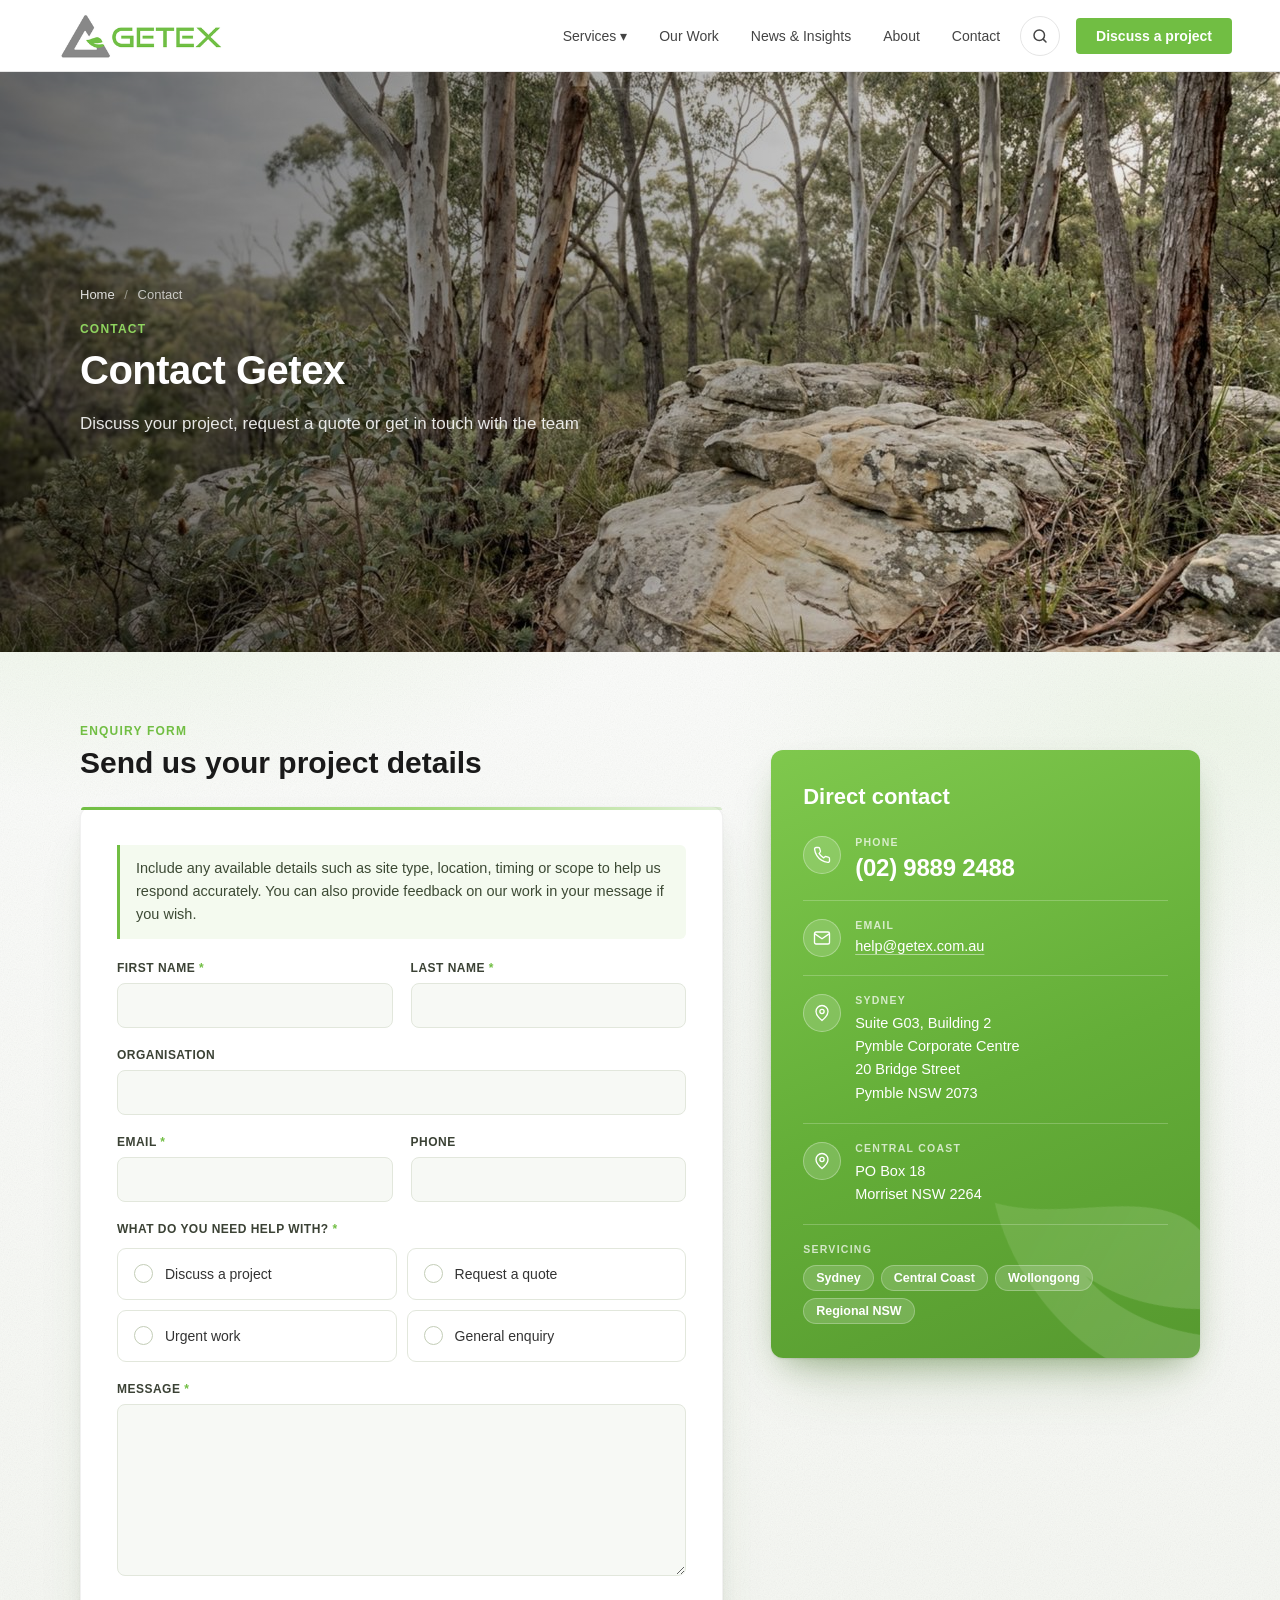
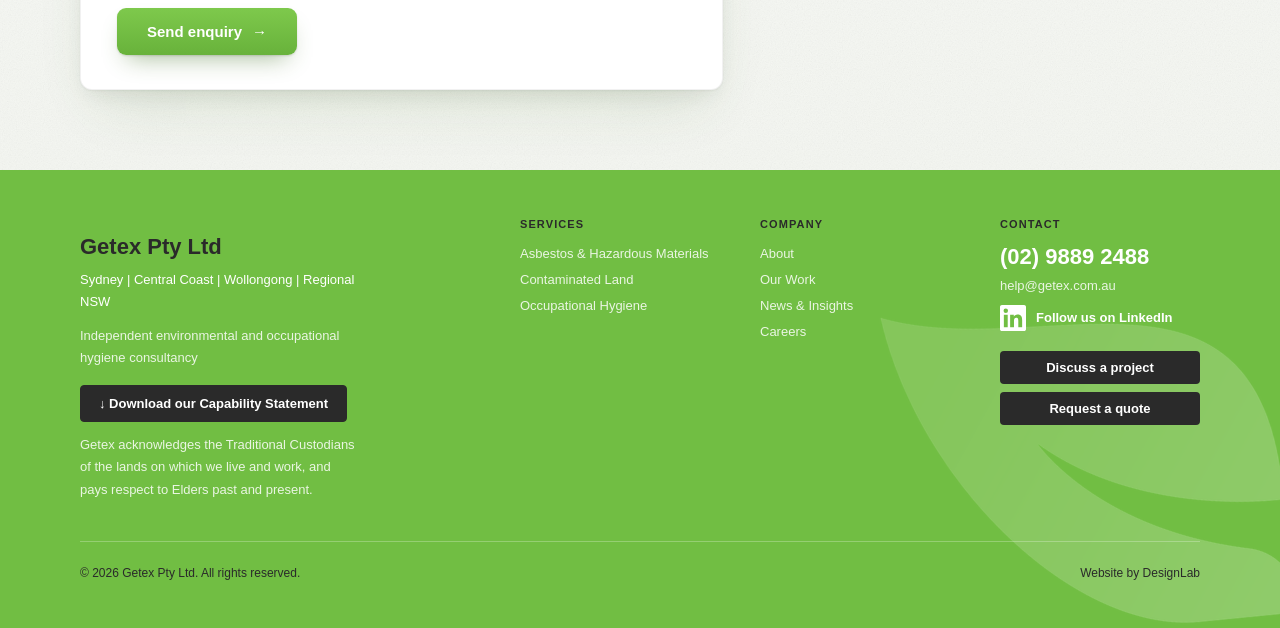
<file: contact/index.html>
<!DOCTYPE html>
<html lang="en-AU">
<head>
<meta charset="UTF-8">
<meta name="viewport" content="width=device-width, initial-scale=1.0">
<title>Contact Getex | Sydney &amp; Central Coast</title>
<meta name="description" content="Discuss your project, request a quote or get in touch with Getex. Call (02) 9889 2488 or email help@getex.com.au. Sydney and Central Coast offices.">
<link rel="canonical" href="https://www.getex.com.au/contact/">

<!-- GOOGLE TAG MANAGER (container per SEO Guide v2)
     NOTE: not yet present on index.html — needs adding site-wide. -->
<script>(function(w,d,s,l,i){w[l]=w[l]||[];w[l].push({'gtm.start':
new Date().getTime(),event:'gtm.js'});var f=d.getElementsByTagName(s)[0],
j=d.createElement(s),dl=l!='dataLayer'?'&l='+l:'';j.async=true;j.src=
'https://www.googletagmanager.com/gtm.js?id='+i+dl;f.parentNode.insertBefore(j,f);
})(window,document,'script','dataLayer','GTM-NHXZ4Z6D');</script>

<!-- OPEN GRAPH -->
<meta property="og:type" content="website">
<meta property="og:title" content="Contact Getex | Sydney &amp; Central Coast">
<meta property="og:description" content="Discuss your project, request a quote or get in touch with the Getex team. Phone (02) 9889 2488 or email help@getex.com.au.">
<meta property="og:url" content="https://www.getex.com.au/contact/">
<meta property="og:image" content="https://www.getex.com.au/images/hero-bushland.jpg">

<link rel="stylesheet" href="../css/styles.css">

<!-- LOCALBUSINESS SCHEMA (site-wide, per SEO Guide v2) — both offices -->
<script type="application/ld+json">
{
  "@context": "https://schema.org",
  "@type": "ProfessionalService",
  "name": "Getex Pty Ltd",
  "url": "https://www.getex.com.au/",
  "telephone": "+61298892488",
  "email": "help@getex.com.au",
  "foundingDate": "2005",
  "address": {
    "@type": "PostalAddress",
    "streetAddress": "Suite G03, Building 2, Pymble Corporate Centre, 20 Bridge Street",
    "addressLocality": "Pymble",
    "addressRegion": "NSW",
    "postalCode": "2073",
    "addressCountry": "AU"
  },
  "location": [
    {
      "@type": "Place",
      "name": "Sydney",
      "address": {
        "@type": "PostalAddress",
        "streetAddress": "Suite G03, Building 2, Pymble Corporate Centre, 20 Bridge Street",
        "addressLocality": "Pymble",
        "addressRegion": "NSW",
        "postalCode": "2073",
        "addressCountry": "AU"
      }
    },
    {
      "@type": "Place",
      "name": "Central Coast",
      "address": {
        "@type": "PostalAddress",
        "postOfficeBoxNumber": "PO Box 18",
        "addressLocality": "Morriset",
        "addressRegion": "NSW",
        "postalCode": "2264",
        "addressCountry": "AU"
      }
    }
  ],
  "areaServed": ["Sydney", "Central Coast", "Wollongong", "Regional NSW"]
}
</script>

<!-- BREADCRUMB SCHEMA: Home > Contact -->
<script type="application/ld+json">
{
  "@context": "https://schema.org",
  "@type": "BreadcrumbList",
  "itemListElement": [
    { "@type": "ListItem", "position": 1, "name": "Home", "item": "https://www.getex.com.au/" },
    { "@type": "ListItem", "position": 2, "name": "Contact", "item": "https://www.getex.com.au/contact/" }
  ]
}
</script>
</head>
<body>

<!-- GTM (noscript) -->
<noscript><iframe src="https://www.googletagmanager.com/ns.html?id=GTM-NHXZ4Z6D"
height="0" width="0" style="display:none;visibility:hidden"></iframe></noscript>

<!-- ===== NAV (reused from index.html) ===== -->
<nav>
  <div class="logo-area">
    <a href="../index.html"><img src="../images/getex-logo.png" alt="Getex" style="height:66px;width:auto;display:block;"></a>
  </div>
  <ul>
    <li class="nav-services">
      <a href="../services/">Services <span class="nav-caret" aria-hidden="true">&#9662;</span></a>
      <div class="dropdown">
        <div class="dropdown-section">
          <a class="dropdown-section-title dropdown-section-link" href="../services/">All services</a>
        </div>
        <hr class="dropdown-divider">
        <div class="dropdown-section">
          <div class="dropdown-section-title">Asbestos &amp; Hazardous Materials</div>
          <a class="dropdown-item" href="../services/#asbestos-surveys">Asbestos surveys and registers</a>
          <a class="dropdown-item" href="../services/#licensed-asbestos-assessor">Licensed Asbestos Assessor services</a>
          <a class="dropdown-item" href="../services/#asbestos-air-monitoring">Air monitoring and clearance</a>
          <a class="dropdown-item" href="../services/#hazardous-materials-surveys">Hazardous materials surveys</a>
          <a class="dropdown-item" href="../services/#asbestos-in-soil">Asbestos in soil</a>
        </div>
        <hr class="dropdown-divider">
        <div class="dropdown-section">
          <div class="dropdown-section-title">Contaminated Land</div>
          <a class="dropdown-item" href="../services/#site-investigations">Preliminary and Detailed Site Investigations (PSI/DSI)</a>
          <a class="dropdown-item" href="../services/#site-contamination-assessments">Site contamination assessments</a>
          <a class="dropdown-item" href="../services/#waste-classification">Waste classification</a>
          <a class="dropdown-item" href="../services/#remedial-action-plans">Remedial Action Plans</a>
          <a class="dropdown-item" href="../services/#site-validation">Site validation and management plans</a>
        </div>
        <hr class="dropdown-divider">
        <div class="dropdown-section">
          <div class="dropdown-section-title">Occupational Hygiene</div>
          <a class="dropdown-item" href="../services/#exposure-monitoring">Occupational exposure monitoring</a>
          <a class="dropdown-item" href="../services/#silica-dust-monitoring">Silica dust monitoring</a>
          <a class="dropdown-item" href="../services/#air-quality-assessments">Air quality assessments</a>
          <a class="dropdown-item" href="../services/#mould-investigations">Mould investigations</a>
          <a class="dropdown-item" href="../services/#noise-assessment">Noise assessment</a>
          <a class="dropdown-item" href="../services/#lighting-assessment">Lighting assessment</a>
        </div>
        <hr class="dropdown-divider">
        <div class="dropdown-section">
          <a class="dropdown-section-title dropdown-section-link" href="../services/#training">Training</a>
        </div>
      </div>
    </li>
    <li><a href="../sectors/">Our Work</a></li>
    <li><a href="../news/">News &amp; Insights</a></li><!-- TODO: not in Draft 3 site structure -->
    <li><a href="../about/">About</a></li>
    <li><a href="index.html" aria-current="page">Contact</a></li>
  </ul>
  <button type="button" class="nav-search-btn" aria-label="Search the site" aria-controls="site-search" aria-expanded="false">
    <svg viewBox="0 0 24 24" aria-hidden="true"><circle cx="11" cy="11" r="7"/><path d="m20 20-3.5-3.5"/></svg>
  </button>
  <a href="../contact/" class="nav-cta">Discuss a project</a>
</nav>

<!-- ===== PAGE HERO ===== -->
<header class="page-hero">
  <img class="page-hero-img" src="../images/contact-bushland.jpg" srcset="../images/contact-bushland-1280.jpg 1280w, ../images/contact-bushland.jpg 2024w" sizes="100vw" alt="Sydney sandstone bushland with eucalyptus trees and rock outcrops">
  <div class="page-hero-overlay"></div>
  <div class="page-hero-content">
    <nav class="breadcrumb" aria-label="Breadcrumb">
      <a href="../index.html">Home</a> <span aria-hidden="true">/</span> <span aria-current="page">Contact</span>
    </nav>
    <div class="section-label">Contact</div>
    <h1>Contact Getex</h1>
    <p class="page-hero-intro">Discuss your project, request a quote or get in touch with the team</p>
  </div>
</header>

<!-- ===== CONTACT: FORM + DIRECT DETAILS ===== -->
<section class="contact">
  <div class="contact-inner">

    <!-- ---------- ENQUIRY FORM ---------- -->
    <div class="contact-form-col">
      <div class="section-label">Enquiry form</div>
      <h2 class="section-title">Send us your project details</h2>
      <div class="form-card">

      <!-- FORM HANDLING
           js/contact-form.js validates the form, then sends it straight to
           help@getex.com.au through Web3Forms and shows the confirmation
           panel below. Needs WEB3FORMS_ACCESS_KEY set in that file.
           Replace with the WordPress form on migration. -->
      <form id="enquiry-form" class="enquiry-form" method="post" action="#" novalidate>

        <p class="form-intro" id="f-hint">Include any available details such as site type, location, timing or scope to help us respond accurately. You can also provide feedback on our work in your message if you wish.</p>

        <div class="field-row">
          <div class="field">
            <label for="f-first-name">First name <span class="req" aria-hidden="true">*</span></label>
            <input type="text" id="f-first-name" name="first_name" autocomplete="given-name" required
                   aria-describedby="e-first-name">
            <p class="field-error" id="e-first-name" role="alert" hidden></p>
          </div>
          <div class="field">
            <label for="f-last-name">Last name <span class="req" aria-hidden="true">*</span></label>
            <input type="text" id="f-last-name" name="last_name" autocomplete="family-name" required
                   aria-describedby="e-last-name">
            <p class="field-error" id="e-last-name" role="alert" hidden></p>
          </div>
        </div>

        <div class="field">
          <label for="f-org">Organisation</label>
          <input type="text" id="f-org" name="organisation" autocomplete="organization">
        </div>

        <div class="field-row">
          <div class="field">
            <label for="f-email">Email <span class="req" aria-hidden="true">*</span></label>
            <input type="email" id="f-email" name="email" autocomplete="email" required
                   aria-describedby="e-email">
            <p class="field-error" id="e-email" role="alert" hidden></p>
          </div>
          <div class="field">
            <label for="f-phone">Phone</label>
            <input type="tel" id="f-phone" name="phone" autocomplete="tel">
          </div>
        </div>

        <!-- What do you need help with? — four options from the brief -->
        <fieldset class="field enquiry-type">
          <legend>What do you need help with? <span class="req" aria-hidden="true">*</span></legend>
          <div class="radio-cards" role="radiogroup" aria-describedby="e-type">
            <label class="radio-card">
              <input type="radio" name="enquiry_type" value="Discuss a project" required>
              <span>Discuss a project</span>
            </label>
            <label class="radio-card">
              <input type="radio" name="enquiry_type" value="Request a quote">
              <span>Request a quote</span>
            </label>
            <label class="radio-card">
              <input type="radio" name="enquiry_type" value="Urgent work">
              <span>Urgent work</span>
            </label>
            <label class="radio-card">
              <input type="radio" name="enquiry_type" value="General enquiry">
              <span>General enquiry</span>
            </label>
          </div>
          <p class="field-error" id="e-type" role="alert" hidden></p>
        </fieldset>

        <div class="field">
          <label for="f-message">Message <span class="req" aria-hidden="true">*</span></label>
          <textarea id="f-message" name="message" rows="6" required
                    aria-describedby="f-hint e-message"></textarea>
          <p class="field-error" id="e-message" role="alert" hidden></p>
        </div>

        <!-- Honeypot — hidden from people, catches naive bots -->
        <div class="hp" aria-hidden="true">
          <label for="f-website">Website</label>
          <input type="text" id="f-website" name="website" tabindex="-1" autocomplete="off">
        </div>

        <button type="submit" class="btn-primary form-submit">Send enquiry <span class="btn-arrow" aria-hidden="true">&rarr;</span></button>
        <p class="form-status" id="form-status" role="status" aria-live="polite" hidden></p>
      </form>

      <!-- Shown in place of the form once the enquiry has been sent -->
      <div class="form-sent" id="form-sent" tabindex="-1" role="status" aria-live="polite" hidden>
        <div class="form-sent-icon" aria-hidden="true">
          <svg viewBox="0 0 24 24" fill="none" stroke="currentColor" stroke-width="2.6" stroke-linecap="round" stroke-linejoin="round"><path d="M5 12.5l4.5 4.5L19 7.5"/></svg>
        </div>
        <h3>Thank you<span id="form-sent-name"></span>, your enquiry has been sent</h3>
        <p>We have received your details and will be in touch shortly. For urgent work, call us on <a href="tel:+61298892488">(02) 9889 2488</a>.</p>
        <button type="button" class="form-sent-again" id="form-sent-again">Send another enquiry</button>
      </div>
      </div><!-- /.form-card -->
    </div>

    <!-- ---------- DIRECT CONTACT (green panel, per Capability Statement) ---------- -->
    <aside class="contact-direct">
      <img class="contact-direct-leaf" src="../images/leaf-motif.png" alt="" aria-hidden="true">
      <div class="contact-direct-inner">
        <h2>Direct contact</h2>

        <div class="contact-block">
          <span class="contact-ico" aria-hidden="true">
            <svg viewBox="0 0 24 24" fill="none" stroke="currentColor" stroke-width="1.8" stroke-linecap="round" stroke-linejoin="round"><path d="M22 16.9v3a2 2 0 0 1-2.2 2 19.8 19.8 0 0 1-8.6-3.1 19.5 19.5 0 0 1-6-6A19.8 19.8 0 0 1 2.1 4.2 2 2 0 0 1 4.1 2h3a2 2 0 0 1 2 1.7c.1.9.3 1.8.7 2.7a2 2 0 0 1-.5 2.1L8.1 9.9a16 16 0 0 0 6 6l1.4-1.2a2 2 0 0 1 2.1-.5c.9.4 1.8.6 2.7.7a2 2 0 0 1 1.7 2Z"/></svg>
          </span>
          <div class="contact-block-body">
            <h3>Phone</h3>
            <a class="contact-strong" href="tel:+61298892488">(02) 9889 2488</a>
          </div>
        </div>

        <div class="contact-block">
          <span class="contact-ico" aria-hidden="true">
            <svg viewBox="0 0 24 24" fill="none" stroke="currentColor" stroke-width="1.8" stroke-linecap="round" stroke-linejoin="round"><rect x="2" y="4" width="20" height="16" rx="2"/><path d="m2.5 6.5 9.5 6.5 9.5-6.5"/></svg>
          </span>
          <div class="contact-block-body">
            <h3>Email</h3>
            <a class="contact-link" href="mailto:help@getex.com.au">help@getex.com.au</a>
          </div>
        </div>

        <div class="contact-block">
          <span class="contact-ico" aria-hidden="true">
            <svg viewBox="0 0 24 24" fill="none" stroke="currentColor" stroke-width="1.8" stroke-linecap="round" stroke-linejoin="round"><path d="M20 10c0 5.5-8 12-8 12s-8-6.5-8-12a8 8 0 0 1 16 0Z"/><circle cx="12" cy="10" r="2.8"/></svg>
          </span>
          <div class="contact-block-body">
            <h3>Sydney</h3>
            <p>Suite G03, Building 2<br>Pymble Corporate Centre<br>20 Bridge Street<br>Pymble NSW 2073</p>
          </div>
        </div>

        <div class="contact-block">
          <span class="contact-ico" aria-hidden="true">
            <svg viewBox="0 0 24 24" fill="none" stroke="currentColor" stroke-width="1.8" stroke-linecap="round" stroke-linejoin="round"><path d="M20 10c0 5.5-8 12-8 12s-8-6.5-8-12a8 8 0 0 1 16 0Z"/><circle cx="12" cy="10" r="2.8"/></svg>
          </span>
          <div class="contact-block-body">
            <h3>Central Coast</h3>
            <p>PO Box 18<br>Morriset NSW 2264</p>
          </div>
        </div>

        <div class="contact-servicing">
          <h3>Servicing</h3>
          <ul class="servicing-list">
            <li>Sydney</li>
            <li>Central Coast</li>
            <li>Wollongong</li>
            <li>Regional NSW</li>
          </ul>
        </div>
      </div>
    </aside>

  </div>
</section>

<!-- ===== FOOTER (reused from index.html — Hero B, with leaf motif) ===== -->
<footer>
  <img src="../images/leaf-motif.png" alt="" style="position:absolute;bottom:-80px;right:-60px;width:520px;height:auto;opacity:0.25;pointer-events:none;transform:rotate(-8deg);z-index:0;">
  <div class="footer-inner" style="position:relative;z-index:1;">
    <div class="footer-brand">
      <p style="margin-top:10px;"><strong style="color:#2a2a2a;font-weight:700;font-size:22px;">Getex Pty Ltd</strong></p>
      <p style="margin-top:4px;font-size:13px;color:#fff;">Sydney | Central Coast | Wollongong | Regional NSW</p>
      <p style="margin-top:12px;font-size:13px;color:rgba(255,255,255,0.85);">Independent environmental and occupational hygiene consultancy</p>
      <a href="../downloads/Getex-Capability-Statement-2026.pdf" target="_blank" rel="noopener" aria-label="Download our Capability Statement (PDF, 2.7 MB)" style="display:inline-block;margin-top:16px;background:#2a2a2a;border:1px solid #2a2a2a;color:#fff;font-size:13px;font-weight:600;padding:10px 18px;border-radius:4px;text-decoration:none;">&#8595; Download our Capability Statement</a>
      <p style="margin-top:12px;font-size:13px;color:rgba(255,255,255,0.85);">Getex acknowledges the Traditional Custodians of the lands on which we live and work, and pays respect to Elders past and present.</p>
    </div>
    <div>
      <h5>Services</h5>
      <ul>
        <li><a href="../services/#asbestos">Asbestos &amp; Hazardous Materials</a></li>
        <li><a href="../services/#contaminated-land">Contaminated Land</a></li>
        <li><a href="../services/#occupational-hygiene">Occupational Hygiene</a></li>
      </ul>
    </div>
    <div>
      <h5>Company</h5>
      <ul>
        <li><a href="../about/">About</a></li>
        <li><a href="../sectors/">Our Work</a></li>
        <li><a href="../news/">News &amp; Insights</a></li>
        <li><a href="../about/#careers">Careers</a></li>
      </ul>
    </div>
    <div>
      <h5>Contact</h5>
      <a href="tel:+61298892488" style="display:block;font-size:22px;font-weight:700;color:#fff;text-decoration:none;margin-bottom:8px;">(02) 9889 2488</a>
      <a href="mailto:help@getex.com.au" style="display:block;font-size:13px;color:rgba(255,255,255,0.85);text-decoration:none;margin-bottom:12px;">help@getex.com.au</a>
      <a class="footer-social" href="https://www.linkedin.com/company/getex-pty-ltd-aus/" target="_blank" rel="noopener" aria-label="Getex on LinkedIn (opens in a new tab)">
        <svg viewBox="0 0 24 24" aria-hidden="true"><path d="M20.45 20.45h-3.55v-5.57c0-1.33-.03-3.04-1.85-3.04-1.85 0-2.14 1.45-2.14 2.94v5.67H9.35V9h3.41v1.56h.05c.48-.9 1.64-1.85 3.37-1.85 3.6 0 4.27 2.37 4.27 5.46v6.28zM5.34 7.43a2.06 2.06 0 1 1 0-4.12 2.06 2.06 0 0 1 0 4.12zM7.12 20.45H3.56V9h3.56v11.45zM22.22 0H1.77C.79 0 0 .77 0 1.73v20.54C0 23.23.79 24 1.77 24h20.45c.98 0 1.78-.77 1.78-1.73V1.73C24 .77 23.2 0 22.22 0z"/></svg>
        <span>Follow us on LinkedIn</span>
      </a>
      <div style="display:flex;flex-direction:column;gap:8px;">
        <a href="../contact/" style="display:inline-block;background:#2a2a2a;color:#fff;font-size:13px;font-weight:600;padding:9px 16px;border-radius:4px;text-decoration:none;text-align:center;">Discuss a project</a>
        <a href="../contact/" style="display:inline-block;background:#2a2a2a;color:#fff;font-size:13px;font-weight:600;padding:9px 16px;border-radius:4px;text-decoration:none;text-align:center;">Request a quote</a>
      </div>
    </div>
  </div>
  <div class="footer-bottom">
    <p>&copy; 2026 Getex Pty Ltd. All rights reserved.</p>
    <p>Website by DesignLab</p>
  </div>
</footer>

<script src="../js/contact-form.js"></script>
<script src="../js/nav.js"></script>
<script src="../js/search-index.js"></script>
<script src="../js/search.js"></script>
</body>
</html>
</file>
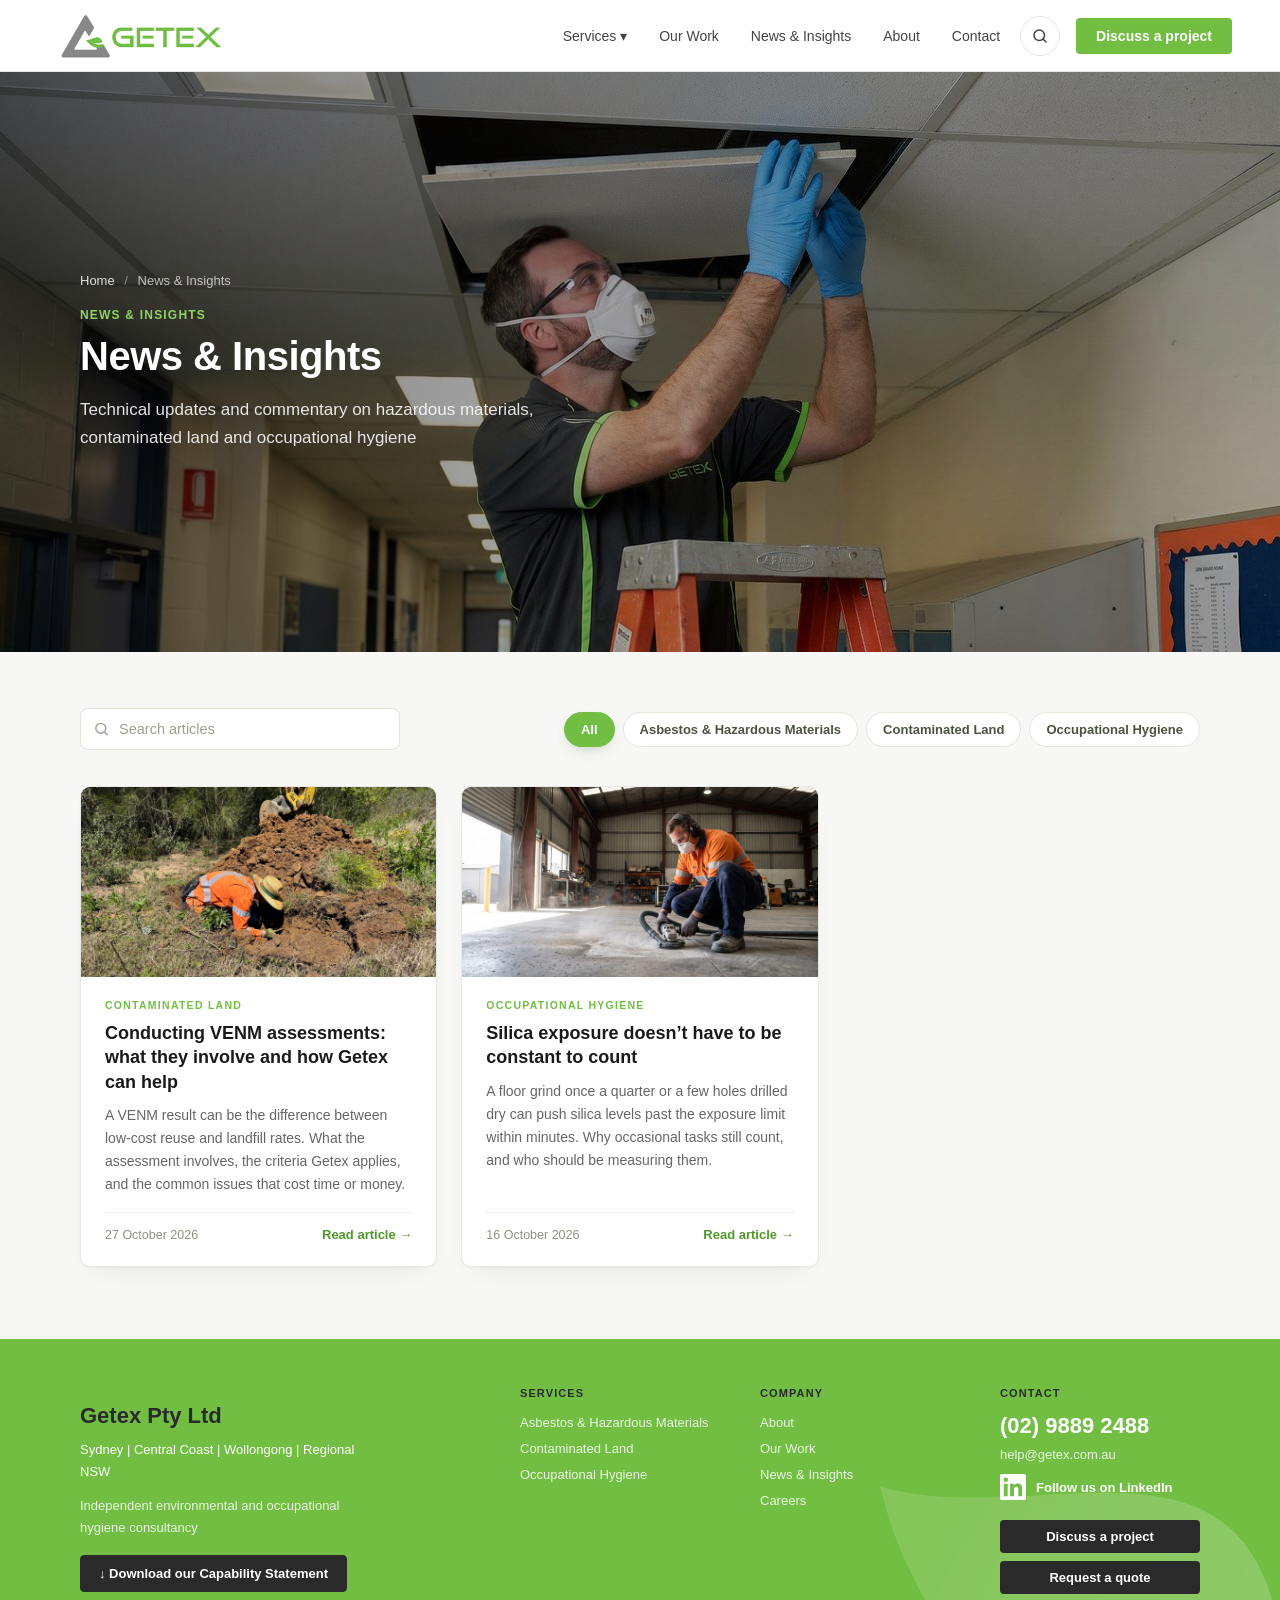
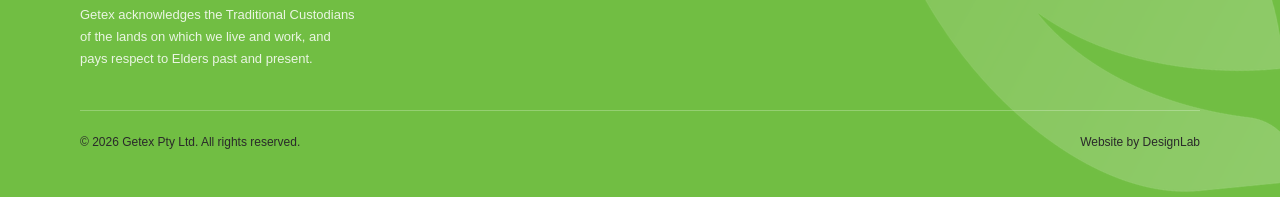
<file: news/index.html>
<!DOCTYPE html>
<html lang="en-AU">
<head>
<meta charset="UTF-8">
<meta name="viewport" content="width=device-width, initial-scale=1.0">
<title>News &amp; Insights | Getex</title>
<meta name="description" content="News and technical insights from Getex on asbestos and hazardous materials, contaminated land and occupational hygiene across Sydney and NSW.">
<link rel="canonical" href="https://www.getex.com.au/news/">

<!-- GOOGLE TAG MANAGER (container per SEO Guide v2) -->
<script>(function(w,d,s,l,i){w[l]=w[l]||[];w[l].push({'gtm.start':
new Date().getTime(),event:'gtm.js'});var f=d.getElementsByTagName(s)[0],
j=d.createElement(s),dl=l!='dataLayer'?'&l='+l:'';j.async=true;j.src=
'https://www.googletagmanager.com/gtm.js?id='+i+dl;f.parentNode.insertBefore(j,f);
})(window,document,'script','dataLayer','GTM-NHXZ4Z6D');</script>

<!-- OPEN GRAPH -->
<meta property="og:type" content="website">
<meta property="og:title" content="News &amp; Insights | Getex">
<meta property="og:description" content="News and technical insights from Getex on asbestos and hazardous materials, contaminated land and occupational hygiene across Sydney and NSW.">
<meta property="og:url" content="https://www.getex.com.au/news/">
<meta property="og:image" content="https://www.getex.com.au/images/news-ceiling-inspection-1280.jpg">

<link rel="stylesheet" href="../css/styles.css">

<!-- LOCALBUSINESS SCHEMA (site-wide, per SEO Guide v2) -->
<script type="application/ld+json">
{
  "@context": "https://schema.org",
  "@type": "ProfessionalService",
  "name": "Getex Pty Ltd",
  "url": "https://www.getex.com.au/",
  "telephone": "+61298892488",
  "email": "help@getex.com.au",
  "foundingDate": "2005",
  "address": {
    "@type": "PostalAddress",
    "streetAddress": "Suite G03, Building 2, Pymble Corporate Centre, 20 Bridge Street",
    "addressLocality": "Pymble",
    "addressRegion": "NSW",
    "postalCode": "2073",
    "addressCountry": "AU"
  },
  "areaServed": ["Sydney", "Central Coast", "Wollongong", "Regional NSW"]
}
</script>

<!-- BREADCRUMB SCHEMA: Home > News & Insights -->
<script type="application/ld+json">
{
  "@context": "https://schema.org",
  "@type": "BreadcrumbList",
  "itemListElement": [
    { "@type": "ListItem", "position": 1, "name": "Home", "item": "https://www.getex.com.au/" },
    { "@type": "ListItem", "position": 2, "name": "News & Insights", "item": "https://www.getex.com.au/news/" }
  ]
}
</script>
</head>
<body>

<!-- GTM (noscript) -->
<noscript><iframe src="https://www.googletagmanager.com/ns.html?id=GTM-NHXZ4Z6D"
height="0" width="0" style="display:none;visibility:hidden"></iframe></noscript>

<!-- ===== NAV (reused from index.html) ===== -->
<nav>
  <div class="logo-area">
    <a href="../index.html"><img src="../images/getex-logo.png" alt="Getex" style="height:66px;width:auto;display:block;"></a>
  </div>
  <ul>
    <li class="nav-services">
      <a href="../services/">Services <span class="nav-caret" aria-hidden="true">&#9662;</span></a>
      <div class="dropdown">
        <div class="dropdown-section">
          <a class="dropdown-section-title dropdown-section-link" href="../services/">All services</a>
        </div>
        <hr class="dropdown-divider">
        <div class="dropdown-section">
          <div class="dropdown-section-title">Asbestos &amp; Hazardous Materials</div>
          <a class="dropdown-item" href="../services/#asbestos-surveys">Asbestos surveys and registers</a>
          <a class="dropdown-item" href="../services/#licensed-asbestos-assessor">Licensed Asbestos Assessor services</a>
          <a class="dropdown-item" href="../services/#asbestos-air-monitoring">Air monitoring and clearance</a>
          <a class="dropdown-item" href="../services/#hazardous-materials-surveys">Hazardous materials surveys</a>
          <a class="dropdown-item" href="../services/#asbestos-in-soil">Asbestos in soil</a>
        </div>
        <hr class="dropdown-divider">
        <div class="dropdown-section">
          <div class="dropdown-section-title">Contaminated Land</div>
          <a class="dropdown-item" href="../services/#site-investigations">Preliminary and Detailed Site Investigations (PSI/DSI)</a>
          <a class="dropdown-item" href="../services/#site-contamination-assessments">Site contamination assessments</a>
          <a class="dropdown-item" href="../services/#waste-classification">Waste classification</a>
          <a class="dropdown-item" href="../services/#remedial-action-plans">Remedial Action Plans</a>
          <a class="dropdown-item" href="../services/#site-validation">Site validation and management plans</a>
        </div>
        <hr class="dropdown-divider">
        <div class="dropdown-section">
          <div class="dropdown-section-title">Occupational Hygiene</div>
          <a class="dropdown-item" href="../services/#exposure-monitoring">Occupational exposure monitoring</a>
          <a class="dropdown-item" href="../services/#silica-dust-monitoring">Silica dust monitoring</a>
          <a class="dropdown-item" href="../services/#air-quality-assessments">Air quality assessments</a>
          <a class="dropdown-item" href="../services/#mould-investigations">Mould investigations</a>
          <a class="dropdown-item" href="../services/#noise-assessment">Noise assessment</a>
          <a class="dropdown-item" href="../services/#lighting-assessment">Lighting assessment</a>
        </div>
        <hr class="dropdown-divider">
        <div class="dropdown-section">
          <a class="dropdown-section-title dropdown-section-link" href="../services/#training">Training</a>
        </div>
      </div>
    </li>
    <li><a href="../sectors/">Our Work</a></li>
    <li><a href="index.html" aria-current="page">News &amp; Insights</a></li>
    <li><a href="../about/">About</a></li>
    <li><a href="../contact/">Contact</a></li>
  </ul>
  <button type="button" class="nav-search-btn" aria-label="Search the site" aria-controls="site-search" aria-expanded="false">
    <svg viewBox="0 0 24 24" aria-hidden="true"><circle cx="11" cy="11" r="7"/><path d="m20 20-3.5-3.5"/></svg>
  </button>
  <a href="../contact/" class="nav-cta">Discuss a project</a>
</nav>

<!-- ===== PAGE HERO ===== -->
<header class="page-hero news-hero">
  <img class="page-hero-img" src="../images/news-ceiling-inspection-2528.jpg" srcset="../images/news-ceiling-inspection-1280.jpg 1280w, ../images/news-ceiling-inspection-2528.jpg 2528w" sizes="100vw" alt="Getex consultant on a stepladder lifting a ceiling tile to inspect the ceiling space in a school corridor">
  <div class="page-hero-overlay"></div>
  <div class="page-hero-content">
    <nav class="breadcrumb" aria-label="Breadcrumb">
      <a href="../index.html">Home</a> <span aria-hidden="true">/</span> <span aria-current="page">News &amp; Insights</span>
    </nav>
    <div class="section-label">News &amp; Insights</div>
    <h1>News &amp; Insights</h1>
    <!-- PLACEHOLDER COPY — not from a client brief. Needs sign-off. -->
    <p class="page-hero-intro">Technical updates and commentary on hazardous materials, contaminated land and occupational hygiene</p>
  </div>
</header>

<!-- ===== ARTICLE INDEX =====
     Framework only — no articles at launch, per README.
     Search and category filtering are wired up in js/news-filter.js and
     will work as soon as article cards exist. To add an article, copy the
     commented template below into .article-grid. -->
<section class="news">

  <div class="news-controls">
    <div class="news-search">
      <label class="visually-hidden" for="news-search-input">Search articles</label>
      <svg class="news-search-ico" viewBox="0 0 24 24" fill="none" stroke="currentColor" stroke-width="2" stroke-linecap="round" aria-hidden="true"><circle cx="11" cy="11" r="7"/><path d="m20 20-3.5-3.5"/></svg>
      <input type="search" id="news-search-input" placeholder="Search articles" autocomplete="off">
    </div>
    <div class="news-filters" role="group" aria-label="Filter by category">
      <button type="button" class="news-filter is-active" data-category="all">All</button>
      <button type="button" class="news-filter" data-category="asbestos">Asbestos &amp; Hazardous Materials</button>
      <button type="button" class="news-filter" data-category="contaminated-land">Contaminated Land</button>
      <button type="button" class="news-filter" data-category="occupational-hygiene">Occupational Hygiene</button>
    </div>
  </div>

  <div class="article-grid" id="article-grid">
    <article class="article-card" data-category="contaminated-land" id="venm-certificates">
      <a class="article-card-media" href="venm-assessments/" tabindex="-1" aria-hidden="true">
        <img src="../images/venm-excavation.jpg" alt="" loading="lazy">
      </a>
      <div class="article-card-body">
        <span class="article-cat">Contaminated Land</span>
        <h2><a href="venm-assessments/">Conducting VENM assessments: what they involve and how Getex can help</a></h2>
        <p>A VENM result can be the difference between low-cost reuse and landfill rates. What the assessment involves, the criteria Getex applies, and the common issues that cost time or money.</p>
        <div class="article-card-foot">
          <time datetime="2026-10-27">27 October 2026</time>
          <a class="article-card-more" href="venm-assessments/" aria-hidden="true" tabindex="-1">Read article &rarr;</a>
        </div>
      </div>
    </article>

    <article class="article-card" data-category="occupational-hygiene" id="silica-exposure">
      <a class="article-card-media" href="silica-exposure-occasional-tasks/" tabindex="-1" aria-hidden="true">
        <img src="../images/silica-floor-grinding-800.jpg" alt="" loading="lazy" style="object-position: 62% 50%;">
      </a>
      <div class="article-card-body">
        <span class="article-cat">Occupational Hygiene</span>
        <h2><a href="silica-exposure-occasional-tasks/">Silica exposure doesn&#8217;t have to be constant to count</a></h2>
        <p>A floor grind once a quarter or a few holes drilled dry can push silica levels past the exposure limit within minutes. Why occasional tasks still count, and who should be measuring them.</p>
        <div class="article-card-foot">
          <time datetime="2026-10-16">16 October 2026</time>
          <a class="article-card-more" href="silica-exposure-occasional-tasks/" aria-hidden="true" tabindex="-1">Read article &rarr;</a>
        </div>
      </div>
    </article>

    <!-- ARTICLE CARD TEMPLATE — copy, uncomment and fill in for each article.
         data-category must match one of the filter buttons above.
    <article class="article-card" data-category="contaminated-land">
      <a class="article-card-media" href="article-slug/">
        <img src="../images/ARTICLE-IMAGE.jpg" alt="">
      </a>
      <div class="article-card-body">
        <span class="article-cat">Contaminated Land</span>
        <h2><a href="article-slug/">Article headline goes here</a></h2>
        <p>One or two sentences of standfirst copy summarising the article.</p>
        <time datetime="2026-01-01">1 January 2026</time>
      </div>
    </article>
    -->
  </div>

  <!-- Shown while the grid is empty, and when a search returns nothing -->
  <div class="news-empty" id="news-empty">
    <svg viewBox="0 0 24 24" fill="none" stroke="currentColor" stroke-width="1.6" stroke-linecap="round" stroke-linejoin="round" aria-hidden="true"><path d="M4 5.5A1.5 1.5 0 0 1 5.5 4h9l5 5v9.5A1.5 1.5 0 0 1 18 20H5.5A1.5 1.5 0 0 1 4 18.5Z"/><path d="M14 4v5h5"/><path d="M8 13h7M8 16.5h4.5"/></svg>
    <!-- PLACEHOLDER COPY — not from a client brief. Needs sign-off. -->
    <h2 data-empty-title="No articles published yet" data-noresults-title="No matching articles">No articles published yet</h2>
    <p>We're preparing our first technical updates. In the meantime, our <a href="../downloads/Getex-Capability-Statement-2026.pdf" target="_blank" rel="noopener" class="inline-link">Capability Statement</a> covers our services, accreditations and selected work.</p>
    <a class="btn-dark" href="../contact/">Discuss a project</a>
  </div>

</section>

<!-- ===== FOOTER (reused from index.html — Hero B, with leaf motif) ===== -->
<footer>
  <img src="../images/leaf-motif.png" alt="" style="position:absolute;bottom:-80px;right:-60px;width:520px;height:auto;opacity:0.25;pointer-events:none;transform:rotate(-8deg);z-index:0;">
  <div class="footer-inner" style="position:relative;z-index:1;">
    <div class="footer-brand">
      <p style="margin-top:10px;"><strong style="color:#2a2a2a;font-weight:700;font-size:22px;">Getex Pty Ltd</strong></p>
      <p style="margin-top:4px;font-size:13px;color:#fff;">Sydney | Central Coast | Wollongong | Regional NSW</p>
      <p style="margin-top:12px;font-size:13px;color:rgba(255,255,255,0.85);">Independent environmental and occupational hygiene consultancy</p>
      <a href="../downloads/Getex-Capability-Statement-2026.pdf" target="_blank" rel="noopener" aria-label="Download our Capability Statement (PDF, 2.7 MB)" style="display:inline-block;margin-top:16px;background:#2a2a2a;border:1px solid #2a2a2a;color:#fff;font-size:13px;font-weight:600;padding:10px 18px;border-radius:4px;text-decoration:none;">&#8595; Download our Capability Statement</a>
      <p style="margin-top:12px;font-size:13px;color:rgba(255,255,255,0.85);">Getex acknowledges the Traditional Custodians of the lands on which we live and work, and pays respect to Elders past and present.</p>
    </div>
    <div>
      <h5>Services</h5>
      <ul>
        <li><a href="../services/#asbestos">Asbestos &amp; Hazardous Materials</a></li>
        <li><a href="../services/#contaminated-land">Contaminated Land</a></li>
        <li><a href="../services/#occupational-hygiene">Occupational Hygiene</a></li>
      </ul>
    </div>
    <div>
      <h5>Company</h5>
      <ul>
        <li><a href="../about/">About</a></li>
        <li><a href="../sectors/">Our Work</a></li>
        <li><a href="index.html">News &amp; Insights</a></li>
        <li><a href="../about/#careers">Careers</a></li>
      </ul>
    </div>
    <div>
      <h5>Contact</h5>
      <a href="tel:+61298892488" style="display:block;font-size:22px;font-weight:700;color:#fff;text-decoration:none;margin-bottom:8px;">(02) 9889 2488</a>
      <a href="mailto:help@getex.com.au" style="display:block;font-size:13px;color:rgba(255,255,255,0.85);text-decoration:none;margin-bottom:12px;">help@getex.com.au</a>
      <a class="footer-social" href="https://www.linkedin.com/company/getex-pty-ltd-aus/" target="_blank" rel="noopener" aria-label="Getex on LinkedIn (opens in a new tab)">
        <svg viewBox="0 0 24 24" aria-hidden="true"><path d="M20.45 20.45h-3.55v-5.57c0-1.33-.03-3.04-1.85-3.04-1.85 0-2.14 1.45-2.14 2.94v5.67H9.35V9h3.41v1.56h.05c.48-.9 1.64-1.85 3.37-1.85 3.6 0 4.27 2.37 4.27 5.46v6.28zM5.34 7.43a2.06 2.06 0 1 1 0-4.12 2.06 2.06 0 0 1 0 4.12zM7.12 20.45H3.56V9h3.56v11.45zM22.22 0H1.77C.79 0 0 .77 0 1.73v20.54C0 23.23.79 24 1.77 24h20.45c.98 0 1.78-.77 1.78-1.73V1.73C24 .77 23.2 0 22.22 0z"/></svg>
        <span>Follow us on LinkedIn</span>
      </a>
      <div style="display:flex;flex-direction:column;gap:8px;">
        <a href="../contact/" style="display:inline-block;background:#2a2a2a;color:#fff;font-size:13px;font-weight:600;padding:9px 16px;border-radius:4px;text-decoration:none;text-align:center;">Discuss a project</a>
        <a href="../contact/" style="display:inline-block;background:#2a2a2a;color:#fff;font-size:13px;font-weight:600;padding:9px 16px;border-radius:4px;text-decoration:none;text-align:center;">Request a quote</a>
      </div>
    </div>
  </div>
  <div class="footer-bottom">
    <p>&copy; 2026 Getex Pty Ltd. All rights reserved.</p>
    <p>Website by DesignLab</p>
  </div>
</footer>

<script src="../js/news-filter.js"></script>
<script src="../js/nav.js"></script>
<script src="../js/search-index.js"></script>
<script src="../js/search.js"></script>
</body>
</html>
</file>
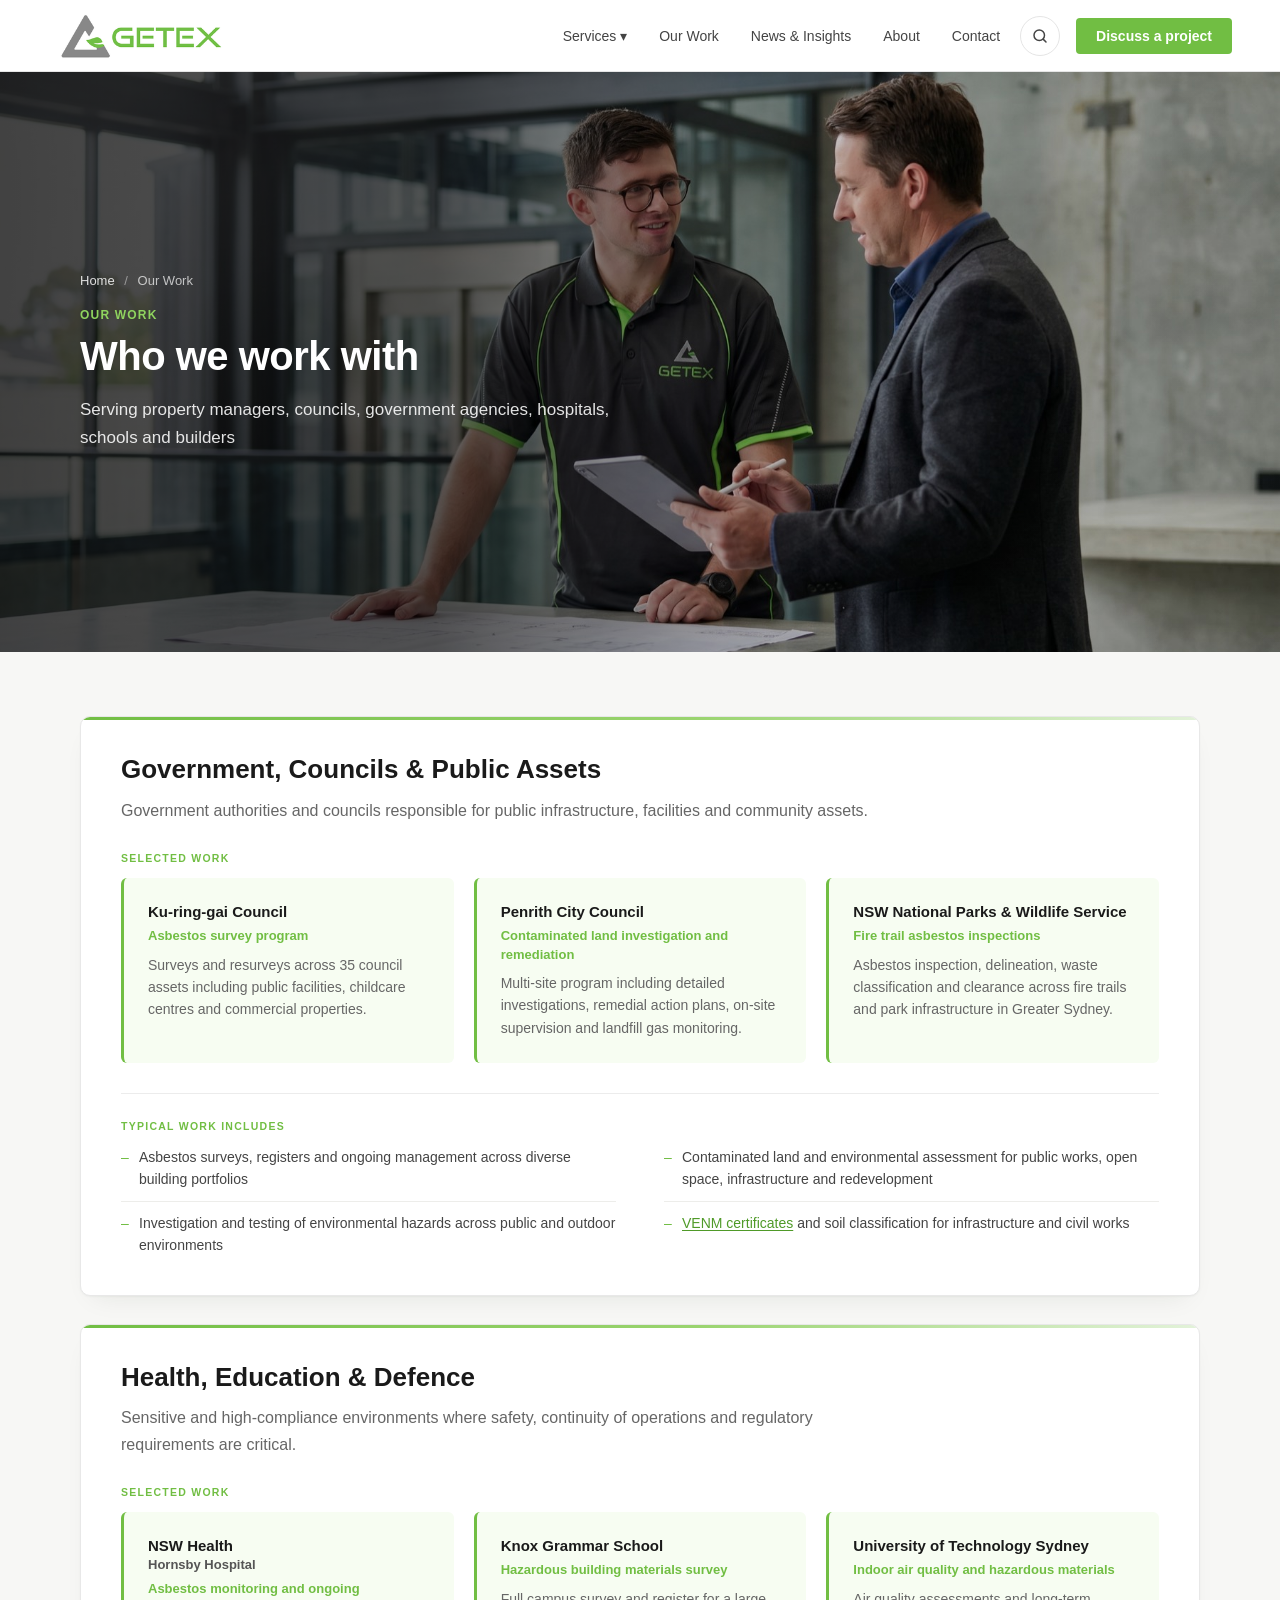
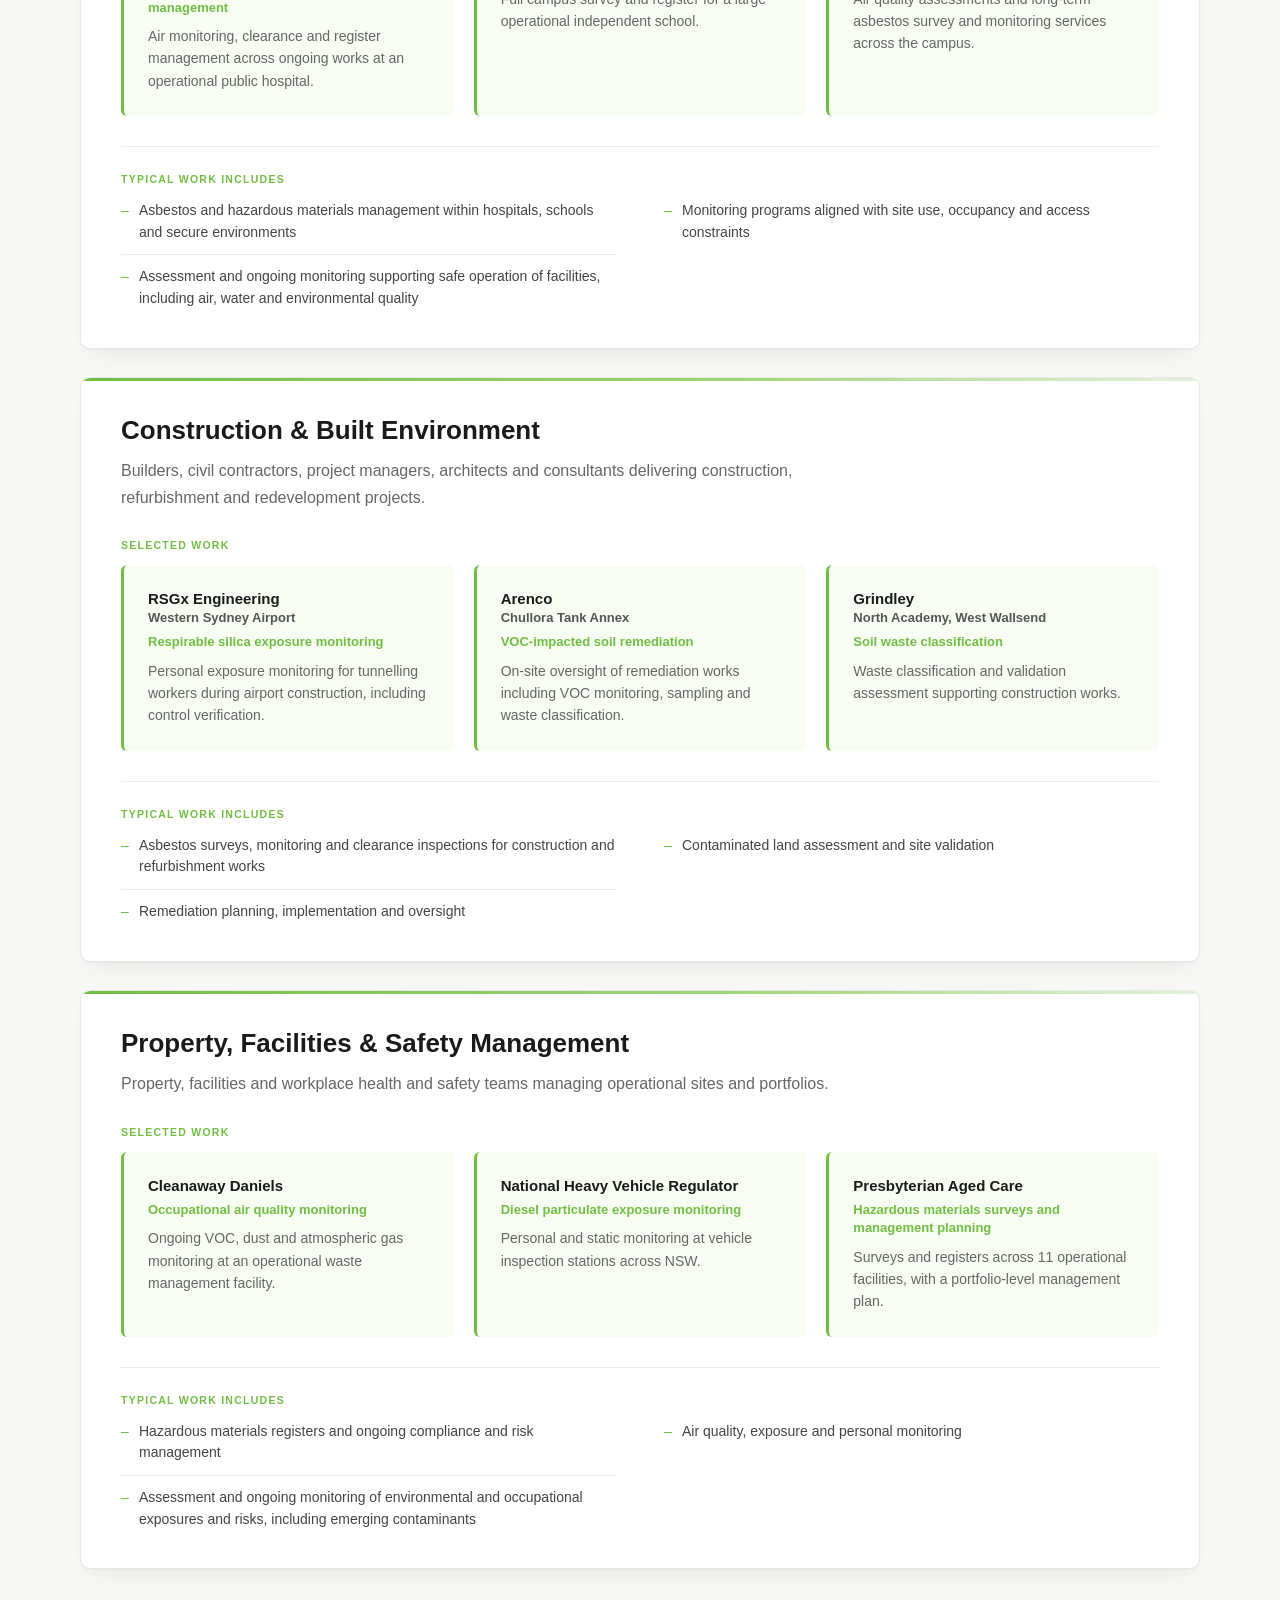
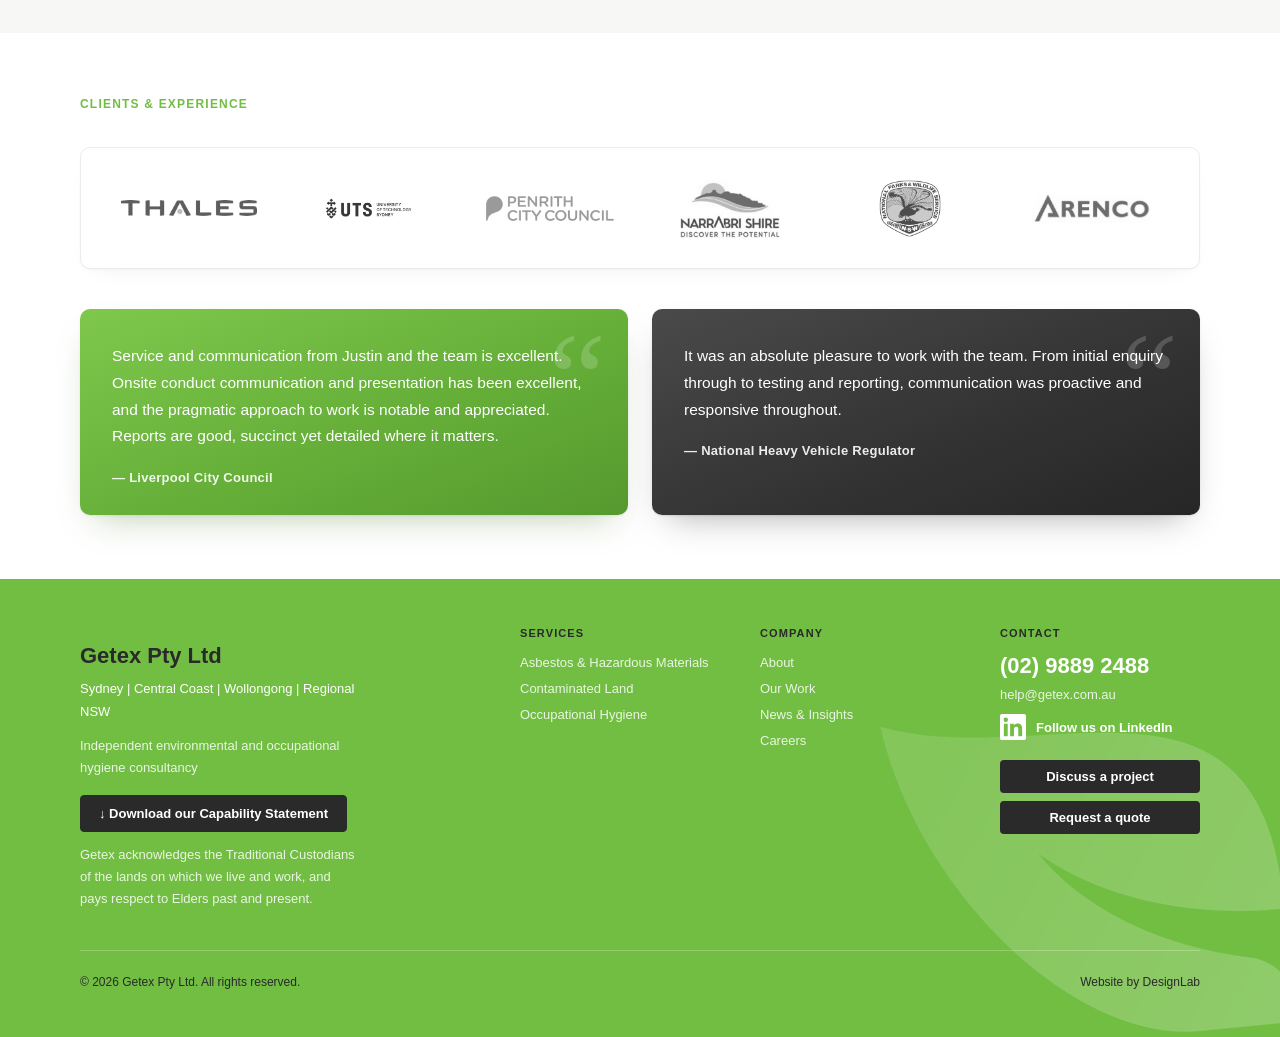
<file: sectors/index.html>
<!DOCTYPE html>
<html lang="en-AU">
<head>
<meta charset="UTF-8">
<meta name="viewport" content="width=device-width, initial-scale=1.0">
<title>Sectors We Work With | Getex</title>
<meta name="description" content="Getex works across government and public assets, health, education and defence, construction and built environment, and property and facilities.">
<link rel="canonical" href="https://www.getex.com.au/sectors/">

<!-- GOOGLE TAG MANAGER (container per SEO Guide v2)
     NOTE: not yet present on index.html — needs adding site-wide. -->
<script>(function(w,d,s,l,i){w[l]=w[l]||[];w[l].push({'gtm.start':
new Date().getTime(),event:'gtm.js'});var f=d.getElementsByTagName(s)[0],
j=d.createElement(s),dl=l!='dataLayer'?'&l='+l:'';j.async=true;j.src=
'https://www.googletagmanager.com/gtm.js?id='+i+dl;f.parentNode.insertBefore(j,f);
})(window,document,'script','dataLayer','GTM-NHXZ4Z6D');</script>

<!-- OPEN GRAPH -->
<meta property="og:type" content="website">
<meta property="og:title" content="Sectors We Work With | Getex">
<meta property="og:description" content="Getex works across government and public assets, health, education and defence, construction and built environment, and property and facilities.">
<meta property="og:url" content="https://www.getex.com.au/sectors/">
<meta property="og:image" content="https://www.getex.com.au/images/consultation-plans.jpg">

<link rel="stylesheet" href="../css/styles.css">

<!-- LOCALBUSINESS SCHEMA (site-wide, per SEO Guide v2) -->
<script type="application/ld+json">
{
  "@context": "https://schema.org",
  "@type": "ProfessionalService",
  "name": "Getex Pty Ltd",
  "url": "https://www.getex.com.au/",
  "telephone": "+61298892488",
  "email": "help@getex.com.au",
  "foundingDate": "2005",
  "address": {
    "@type": "PostalAddress",
    "streetAddress": "Suite G03, Building 2, Pymble Corporate Centre, 20 Bridge Street",
    "addressLocality": "Pymble",
    "addressRegion": "NSW",
    "postalCode": "2073",
    "addressCountry": "AU"
  },
  "areaServed": ["Sydney", "Central Coast", "Wollongong", "Regional NSW"]
}
</script>

<!-- BREADCRUMB SCHEMA: Home > Our Work -->
<script type="application/ld+json">
{
  "@context": "https://schema.org",
  "@type": "BreadcrumbList",
  "itemListElement": [
    { "@type": "ListItem", "position": 1, "name": "Home", "item": "https://www.getex.com.au/" },
    { "@type": "ListItem", "position": 2, "name": "Our Work", "item": "https://www.getex.com.au/sectors/" }
  ]
}
</script>
</head>
<body>

<!-- GTM (noscript) -->
<noscript><iframe src="https://www.googletagmanager.com/ns.html?id=GTM-NHXZ4Z6D"
height="0" width="0" style="display:none;visibility:hidden"></iframe></noscript>

<!-- ===== NAV (reused from index.html) ===== -->
<nav>
  <div class="logo-area">
    <a href="../index.html"><img src="../images/getex-logo.png" alt="Getex" style="height:66px;width:auto;display:block;"></a>
  </div>
  <ul>
    <li class="nav-services">
      <a href="../services/">Services <span class="nav-caret" aria-hidden="true">&#9662;</span></a>
      <div class="dropdown">
        <div class="dropdown-section">
          <a class="dropdown-section-title dropdown-section-link" href="../services/">All services</a>
        </div>
        <hr class="dropdown-divider">
        <div class="dropdown-section">
          <div class="dropdown-section-title">Asbestos &amp; Hazardous Materials</div>
          <a class="dropdown-item" href="../services/#asbestos-surveys">Asbestos surveys and registers</a>
          <a class="dropdown-item" href="../services/#licensed-asbestos-assessor">Licensed Asbestos Assessor services</a>
          <a class="dropdown-item" href="../services/#asbestos-air-monitoring">Air monitoring and clearance</a>
          <a class="dropdown-item" href="../services/#hazardous-materials-surveys">Hazardous materials surveys</a>
          <a class="dropdown-item" href="../services/#asbestos-in-soil">Asbestos in soil</a>
        </div>
        <hr class="dropdown-divider">
        <div class="dropdown-section">
          <div class="dropdown-section-title">Contaminated Land</div>
          <a class="dropdown-item" href="../services/#site-investigations">Preliminary and Detailed Site Investigations (PSI/DSI)</a>
          <a class="dropdown-item" href="../services/#site-contamination-assessments">Site contamination assessments</a>
          <a class="dropdown-item" href="../services/#waste-classification">Waste classification</a>
          <a class="dropdown-item" href="../services/#remedial-action-plans">Remedial Action Plans</a>
          <a class="dropdown-item" href="../services/#site-validation">Site validation and management plans</a>
        </div>
        <hr class="dropdown-divider">
        <div class="dropdown-section">
          <div class="dropdown-section-title">Occupational Hygiene</div>
          <a class="dropdown-item" href="../services/#exposure-monitoring">Occupational exposure monitoring</a>
          <a class="dropdown-item" href="../services/#silica-dust-monitoring">Silica dust monitoring</a>
          <a class="dropdown-item" href="../services/#air-quality-assessments">Air quality assessments</a>
          <a class="dropdown-item" href="../services/#mould-investigations">Mould investigations</a>
          <a class="dropdown-item" href="../services/#noise-assessment">Noise assessment</a>
          <a class="dropdown-item" href="../services/#lighting-assessment">Lighting assessment</a>
        </div>
        <hr class="dropdown-divider">
        <div class="dropdown-section">
          <a class="dropdown-section-title dropdown-section-link" href="../services/#training">Training</a>
        </div>
      </div>
    </li>
    <li><a href="index.html" aria-current="page">Our Work</a></li>
    <li><a href="../news/">News &amp; Insights</a></li><!-- TODO: not in Draft 3 site structure -->
    <li><a href="../about/">About</a></li>
    <li><a href="../contact/">Contact</a></li>
  </ul>
  <button type="button" class="nav-search-btn" aria-label="Search the site" aria-controls="site-search" aria-expanded="false">
    <svg viewBox="0 0 24 24" aria-hidden="true"><circle cx="11" cy="11" r="7"/><path d="m20 20-3.5-3.5"/></svg>
  </button>
  <a href="../contact/" class="nav-cta">Discuss a project</a>
</nav>

<!-- ===== PAGE HERO — Getex consultant reviewing plans with a client. -->
<header class="page-hero sectors-hero">
  <img class="page-hero-img" src="../images/consultation-plans.jpg" alt="A Getex consultant reviewing project plans with a client">
  <div class="page-hero-overlay"></div>
  <div class="page-hero-content">
    <nav class="breadcrumb" aria-label="Breadcrumb">
      <a href="../index.html">Home</a> <span aria-hidden="true">/</span> <span aria-current="page">Our Work</span>
    </nav>
    <div class="section-label">Our Work</div>
    <h1>Who we work with</h1>
    <p class="page-hero-intro">Serving property managers, councils, government agencies, hospitals, schools and builders</p>
  </div>
</header>

<!-- ===== SECTORS — one full-width block per sector =====
     Each block: heading and intro, then three Selected Work panels, then the
     typical-work list. The panels repeat the homepage Selected Work cards
     (same wording); update both places if a project's copy changes. -->
<section class="sectors-detail">
  <div class="sectors-grid">

    <article class="sector-card" id="government">
      <div class="sector-head">
        <h2>Government, Councils &amp; Public Assets</h2>
        <p class="sector-intro">Government authorities and councils responsible for public infrastructure, facilities and community assets.</p>
      </div>
      <div class="sector-projects">
        <h3>Selected work</h3>
        <div class="work-grid">
          <div class="work-card">
            <div class="client">Ku-ring-gai Council</div>
            <h4>Asbestos survey program</h4>
            <p>Surveys and resurveys across 35 council assets including public facilities, childcare centres and commercial properties.</p>
          </div>
          <div class="work-card">
            <div class="client">Penrith City Council</div>
            <h4>Contaminated land investigation and remediation</h4>
            <p>Multi-site program including detailed investigations, remedial action plans, on-site supervision and landfill gas monitoring.</p>
          </div>
          <div class="work-card">
            <div class="client">NSW National Parks & Wildlife Service</div>
            <h4>Fire trail asbestos inspections</h4>
            <p>Asbestos inspection, delineation, waste classification and clearance across fire trails and park infrastructure in Greater Sydney.</p>
          </div>
        </div>
      </div>
      <div class="sector-work-list">
        <h3>Typical work includes</h3>
        <ul class="sector-list">
          <li>Asbestos surveys, registers and ongoing management across diverse building portfolios</li>
          <li>Contaminated land and environmental assessment for public works, open space, infrastructure and redevelopment</li>
          <li>Investigation and testing of environmental hazards across public and outdoor environments</li>
          <li><a href="../news/venm-assessments/" class="inline-link">VENM certificates</a> and soil classification for infrastructure and civil works</li>
        </ul>
      </div>
    </article>

    <article class="sector-card" id="health-education-defence">
      <div class="sector-head">
        <h2>Health, Education &amp; Defence</h2>
        <p class="sector-intro">Sensitive and high-compliance environments where safety, continuity of operations and regulatory requirements are critical.</p>
      </div>
      <div class="sector-projects">
        <h3>Selected work</h3>
        <div class="work-grid">
          <div class="work-card">
            <div class="client">NSW Health<span class="client-project">Hornsby Hospital</span></div>
            <h4>Asbestos monitoring and ongoing management</h4>
            <p>Air monitoring, clearance and register management across ongoing works at an operational public hospital.</p>
          </div>
          <div class="work-card">
            <div class="client">Knox Grammar School</div>
            <h4>Hazardous building materials survey</h4>
            <p>Full campus survey and register for a large operational independent school.</p>
          </div>
          <div class="work-card">
            <div class="client">University of Technology Sydney</div>
            <h4>Indoor air quality and hazardous materials</h4>
            <p>Air quality assessments and long-term asbestos survey and monitoring services across the campus.</p>
          </div>
        </div>
      </div>
      <div class="sector-work-list">
        <h3>Typical work includes</h3>
        <ul class="sector-list">
          <li>Asbestos and hazardous materials management within hospitals, schools and secure environments</li>
          <li>Monitoring programs aligned with site use, occupancy and access constraints</li>
          <li>Assessment and ongoing monitoring supporting safe operation of facilities, including air, water and environmental quality</li>
        </ul>
      </div>
    </article>

    <article class="sector-card" id="construction">
      <div class="sector-head">
        <h2>Construction &amp; Built Environment</h2>
        <p class="sector-intro">Builders, civil contractors, project managers, architects and consultants delivering construction, refurbishment and redevelopment projects.</p>
      </div>
      <div class="sector-projects">
        <h3>Selected work</h3>
        <div class="work-grid">
          <div class="work-card">
            <div class="client">RSGx Engineering<span class="client-project">Western Sydney Airport</span></div>
            <h4>Respirable silica exposure monitoring</h4>
            <p>Personal exposure monitoring for tunnelling workers during airport construction, including control verification.</p>
          </div>
          <div class="work-card">
            <div class="client">Arenco<span class="client-project">Chullora Tank Annex</span></div>
            <h4>VOC-impacted soil remediation</h4>
            <p>On-site oversight of remediation works including VOC monitoring, sampling and waste classification.</p>
          </div>
          <div class="work-card">
            <div class="client">Grindley<span class="client-project">North Academy, West Wallsend</span></div>
            <h4>Soil waste classification</h4>
            <p>Waste classification and validation assessment supporting construction works.</p>
          </div>
        </div>
      </div>
      <div class="sector-work-list">
        <h3>Typical work includes</h3>
        <ul class="sector-list">
          <li>Asbestos surveys, monitoring and clearance inspections for construction and refurbishment works</li>
          <li>Contaminated land assessment and site validation</li>
          <li>Remediation planning, implementation and oversight</li>
        </ul>
      </div>
    </article>

    <article class="sector-card" id="property-facilities">
      <div class="sector-head">
        <h2>Property, Facilities &amp; Safety Management</h2>
        <p class="sector-intro">Property, facilities and workplace health and safety teams managing operational sites and portfolios.</p>
      </div>
      <div class="sector-projects">
        <h3>Selected work</h3>
        <div class="work-grid">
          <div class="work-card">
            <div class="client">Cleanaway Daniels</div>
            <h4>Occupational air quality monitoring</h4>
            <p>Ongoing VOC, dust and atmospheric gas monitoring at an operational waste management facility.</p>
          </div>
          <div class="work-card">
            <div class="client">National Heavy Vehicle Regulator</div>
            <h4>Diesel particulate exposure monitoring</h4>
            <p>Personal and static monitoring at vehicle inspection stations across NSW.</p>
          </div>
          <div class="work-card">
            <div class="client">Presbyterian Aged Care</div>
            <h4>Hazardous materials surveys and management planning</h4>
            <p>Surveys and registers across 11 operational facilities, with a portfolio-level management plan.</p>
          </div>
        </div>
      </div>
      <div class="sector-work-list">
        <h3>Typical work includes</h3>
        <ul class="sector-list">
          <li>Hazardous materials registers and ongoing compliance and risk management</li>
          <li>Air quality, exposure and personal monitoring</li>
          <li>Assessment and ongoing monitoring of environmental and occupational exposures and risks, including emerging contaminants</li>
        </ul>
      </div>
    </article>

  </div>
</section>

<!-- ===== CLIENTS & EXPERIENCE ===== -->
<section class="clients" id="clients">
  <div class="section-label">Clients &amp; experience</div>

  <!-- Logo strip — all six, in the brief's order. Monochrome by default,
       colour on hover. Each logo is capped by the dimension that governs its
       optical weight (see .l-* rules), since these range from an 8.5:1
       wordmark to a 1:1 roundel. -->
  <ul class="client-logos">
    <li><img class="l-thales" src="../images/clients/client-thales.png" alt="Thales"></li>
    <li><img class="l-uts" src="../images/clients/client-uts.png" alt="University of Technology Sydney"></li>
    <li><img class="l-penrith" src="../images/clients/client-penrith.png" alt="Penrith City Council"></li>
    <li><img class="l-narrabri" src="../images/clients/client-narrabri.png" alt="Narrabri Shire Council"></li>
    <li><img class="l-npws" src="../images/clients/client-npws.png" alt="NSW National Parks and Wildlife Service"></li>
    <li><img class="l-arenco" src="../images/clients/client-arenco.png" alt="Arenco"></li>
  </ul>

  <!-- Testimonials — alternating green / charcoal, after the Capability
       Statement's quote cards -->
  <div class="testimonials">
    <blockquote class="testimonial">
      <p>Service and communication from Justin and the team is excellent. Onsite conduct communication and presentation has been excellent, and the pragmatic approach to work is notable and appreciated. Reports are good, succinct yet detailed where it matters.</p>
      <cite>Liverpool City Council</cite>
    </blockquote>
    <blockquote class="testimonial alt">
      <p>It was an absolute pleasure to work with the team. From initial enquiry through to testing and reporting, communication was proactive and responsive throughout.</p>
      <cite>National Heavy Vehicle Regulator</cite>
    </blockquote>
  </div>
</section>

<!-- ===== FOOTER (reused from index.html — Hero B, with leaf motif) ===== -->
<footer>
  <img src="../images/leaf-motif.png" alt="" style="position:absolute;bottom:-80px;right:-60px;width:520px;height:auto;opacity:0.25;pointer-events:none;transform:rotate(-8deg);z-index:0;">
  <div class="footer-inner" style="position:relative;z-index:1;">
    <div class="footer-brand">
      <p style="margin-top:10px;"><strong style="color:#2a2a2a;font-weight:700;font-size:22px;">Getex Pty Ltd</strong></p>
      <p style="margin-top:4px;font-size:13px;color:#fff;">Sydney | Central Coast | Wollongong | Regional NSW</p>
      <p style="margin-top:12px;font-size:13px;color:rgba(255,255,255,0.85);">Independent environmental and occupational hygiene consultancy</p>
      <a href="../downloads/Getex-Capability-Statement-2026.pdf" target="_blank" rel="noopener" aria-label="Download our Capability Statement (PDF, 2.7 MB)" style="display:inline-block;margin-top:16px;background:#2a2a2a;border:1px solid #2a2a2a;color:#fff;font-size:13px;font-weight:600;padding:10px 18px;border-radius:4px;text-decoration:none;">&#8595; Download our Capability Statement</a>
      <p style="margin-top:12px;font-size:13px;color:rgba(255,255,255,0.85);">Getex acknowledges the Traditional Custodians of the lands on which we live and work, and pays respect to Elders past and present.</p>
    </div>
    <div>
      <h5>Services</h5>
      <ul>
        <li><a href="../services/#asbestos">Asbestos &amp; Hazardous Materials</a></li>
        <li><a href="../services/#contaminated-land">Contaminated Land</a></li>
        <li><a href="../services/#occupational-hygiene">Occupational Hygiene</a></li>
      </ul>
    </div>
    <div>
      <h5>Company</h5>
      <ul>
        <li><a href="../about/">About</a></li>
        <li><a href="index.html">Our Work</a></li>
        <li><a href="../news/">News &amp; Insights</a></li>
        <li><a href="../about/#careers">Careers</a></li>
      </ul>
    </div>
    <div>
      <h5>Contact</h5>
      <a href="tel:+61298892488" style="display:block;font-size:22px;font-weight:700;color:#fff;text-decoration:none;margin-bottom:8px;">(02) 9889 2488</a>
      <a href="mailto:help@getex.com.au" style="display:block;font-size:13px;color:rgba(255,255,255,0.85);text-decoration:none;margin-bottom:12px;">help@getex.com.au</a>
      <a class="footer-social" href="https://www.linkedin.com/company/getex-pty-ltd-aus/" target="_blank" rel="noopener" aria-label="Getex on LinkedIn (opens in a new tab)">
        <svg viewBox="0 0 24 24" aria-hidden="true"><path d="M20.45 20.45h-3.55v-5.57c0-1.33-.03-3.04-1.85-3.04-1.85 0-2.14 1.45-2.14 2.94v5.67H9.35V9h3.41v1.56h.05c.48-.9 1.64-1.85 3.37-1.85 3.6 0 4.27 2.37 4.27 5.46v6.28zM5.34 7.43a2.06 2.06 0 1 1 0-4.12 2.06 2.06 0 0 1 0 4.12zM7.12 20.45H3.56V9h3.56v11.45zM22.22 0H1.77C.79 0 0 .77 0 1.73v20.54C0 23.23.79 24 1.77 24h20.45c.98 0 1.78-.77 1.78-1.73V1.73C24 .77 23.2 0 22.22 0z"/></svg>
        <span>Follow us on LinkedIn</span>
      </a>
      <div style="display:flex;flex-direction:column;gap:8px;">
        <a href="../contact/" style="display:inline-block;background:#2a2a2a;color:#fff;font-size:13px;font-weight:600;padding:9px 16px;border-radius:4px;text-decoration:none;text-align:center;">Discuss a project</a>
        <a href="../contact/" style="display:inline-block;background:#2a2a2a;color:#fff;font-size:13px;font-weight:600;padding:9px 16px;border-radius:4px;text-decoration:none;text-align:center;">Request a quote</a>
      </div>
    </div>
  </div>
  <div class="footer-bottom">
    <p>&copy; 2026 Getex Pty Ltd. All rights reserved.</p>
    <p>Website by DesignLab</p>
  </div>
</footer>

<script src="../js/nav.js"></script>
<script src="../js/search-index.js"></script>
<script src="../js/search.js"></script>
</body>
</html>
</file>
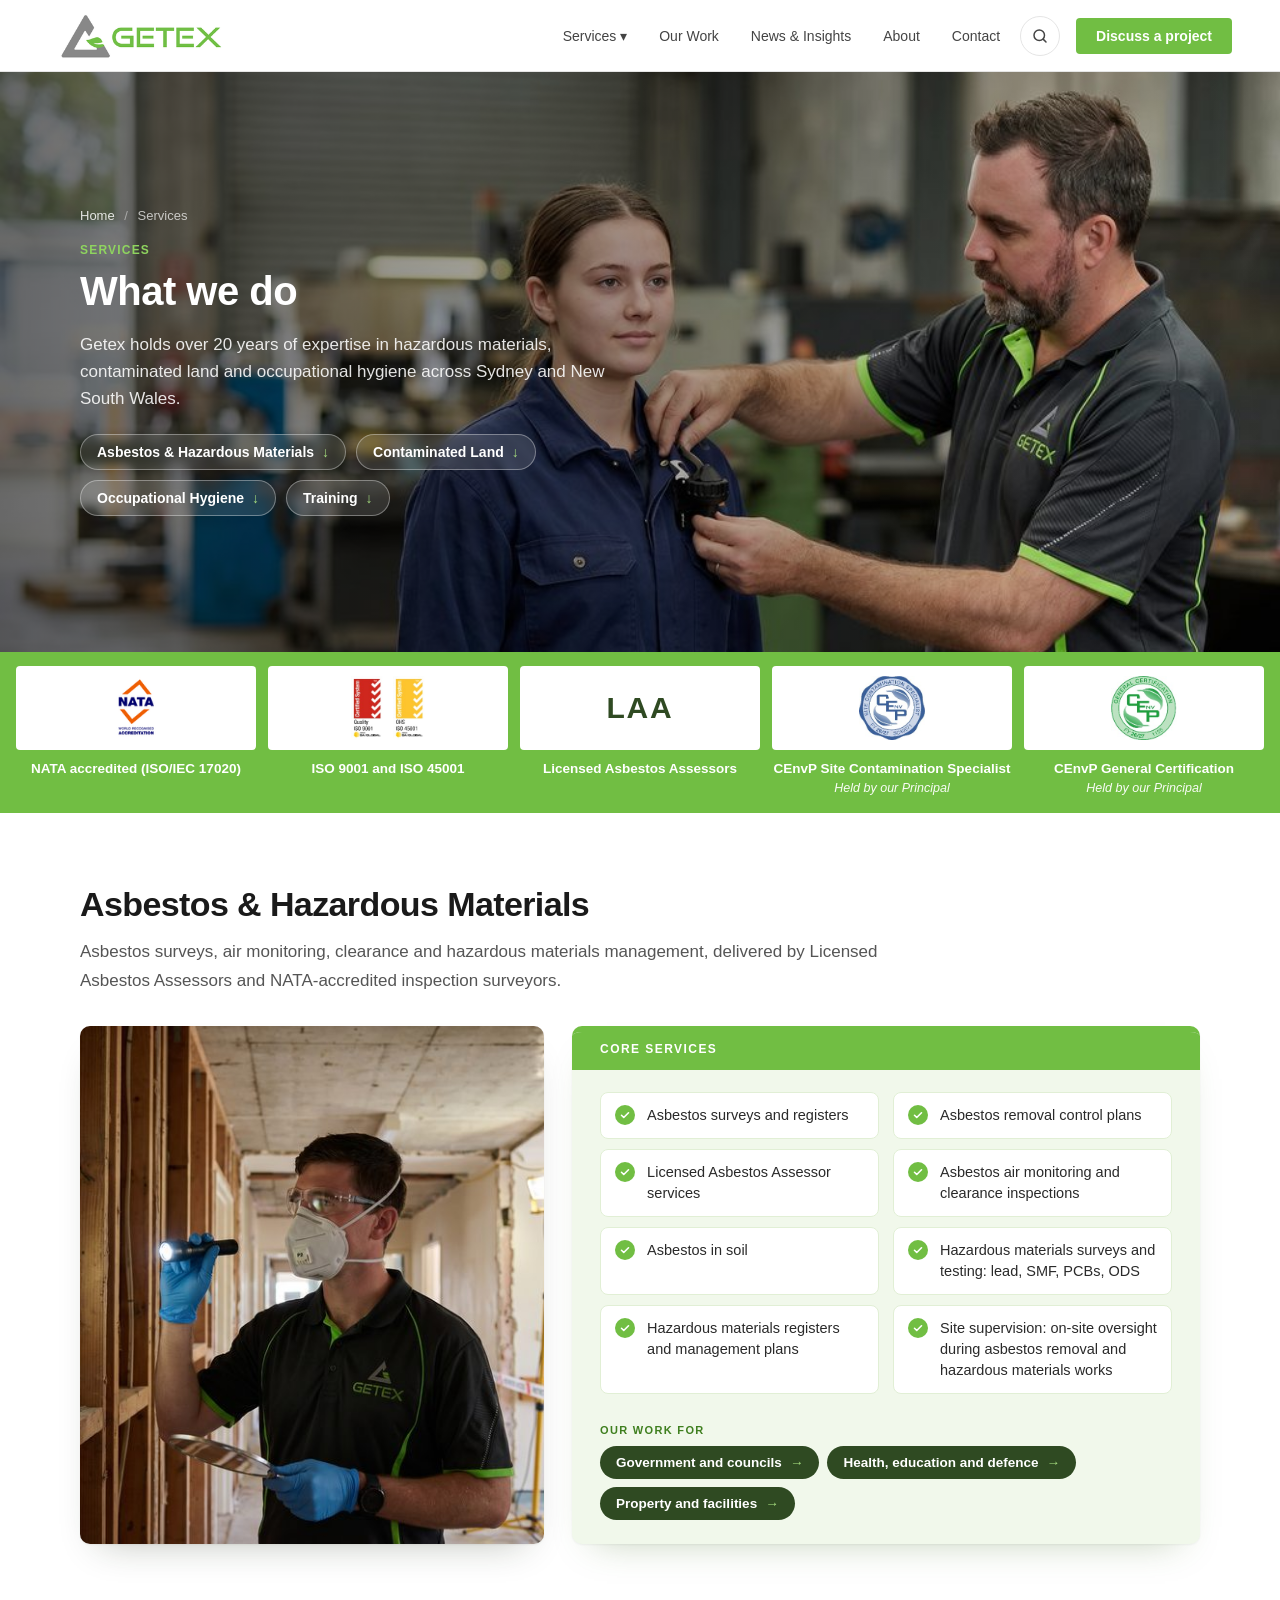
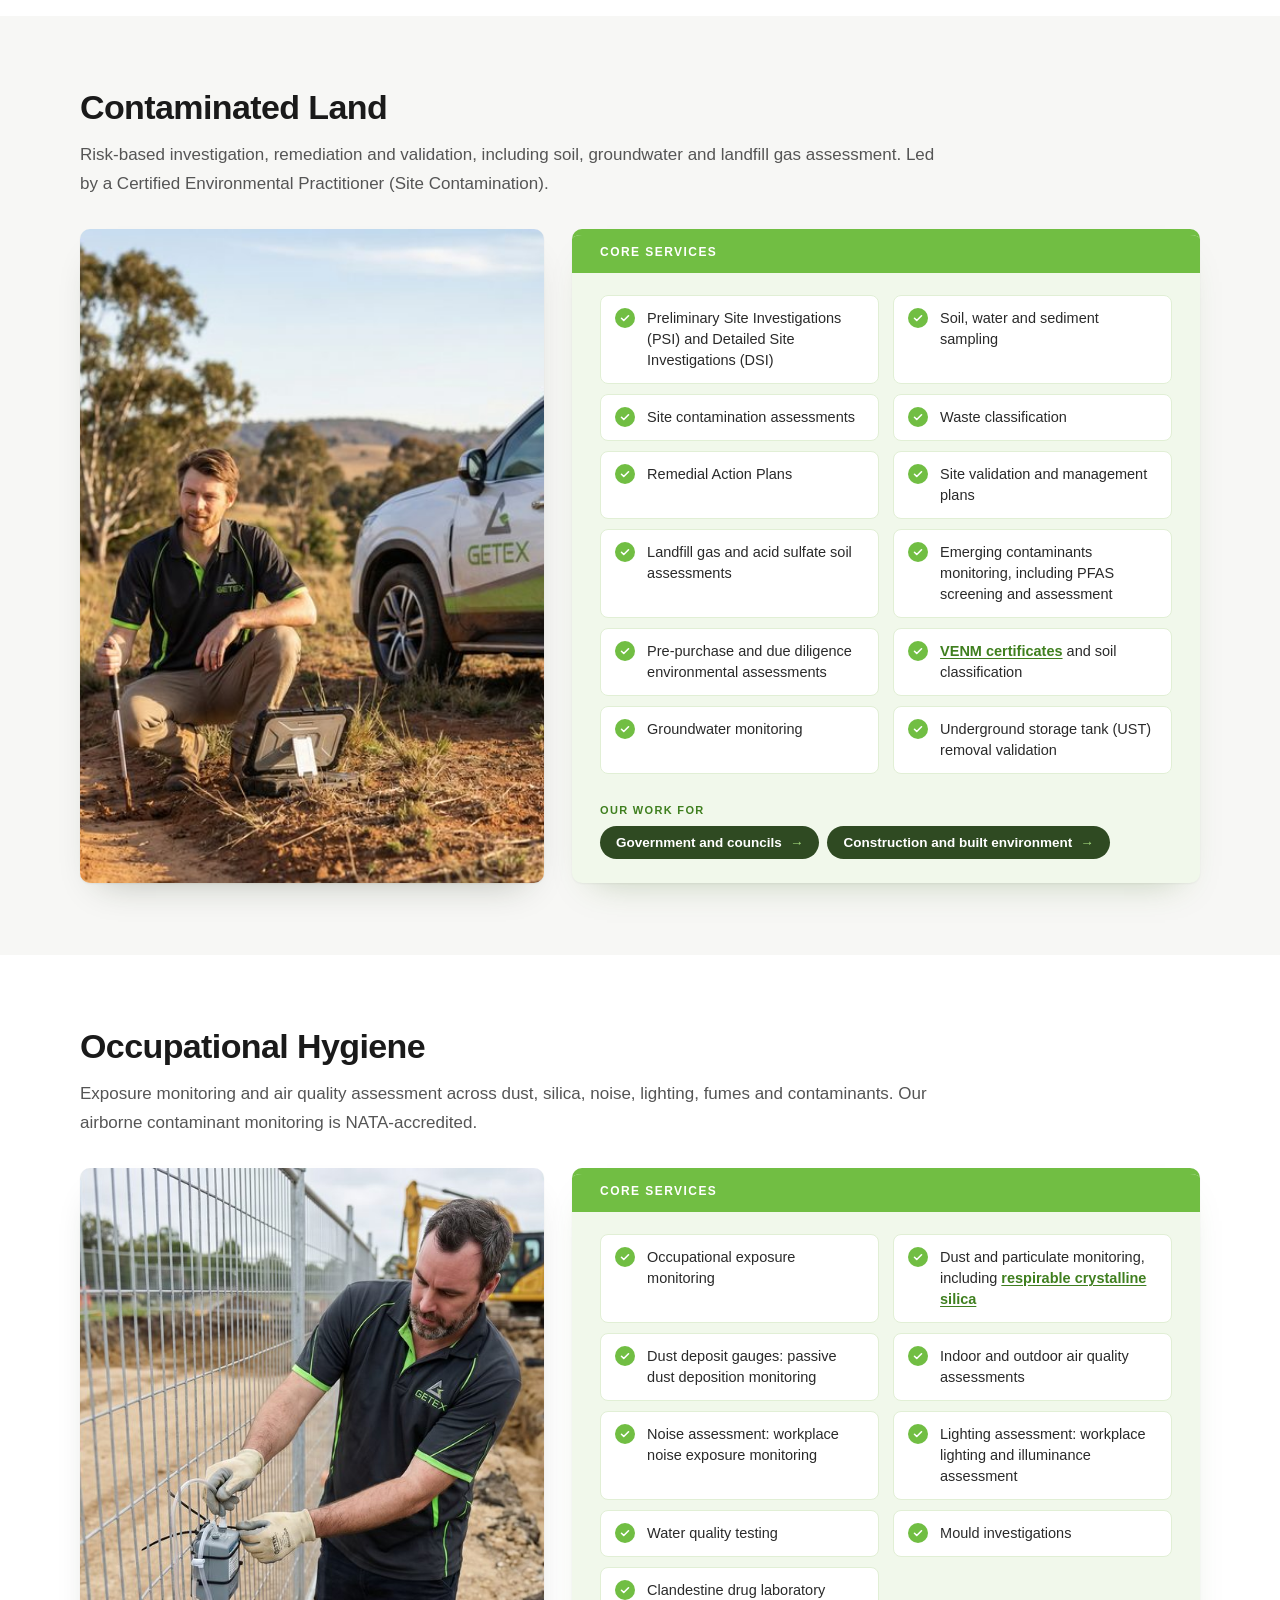
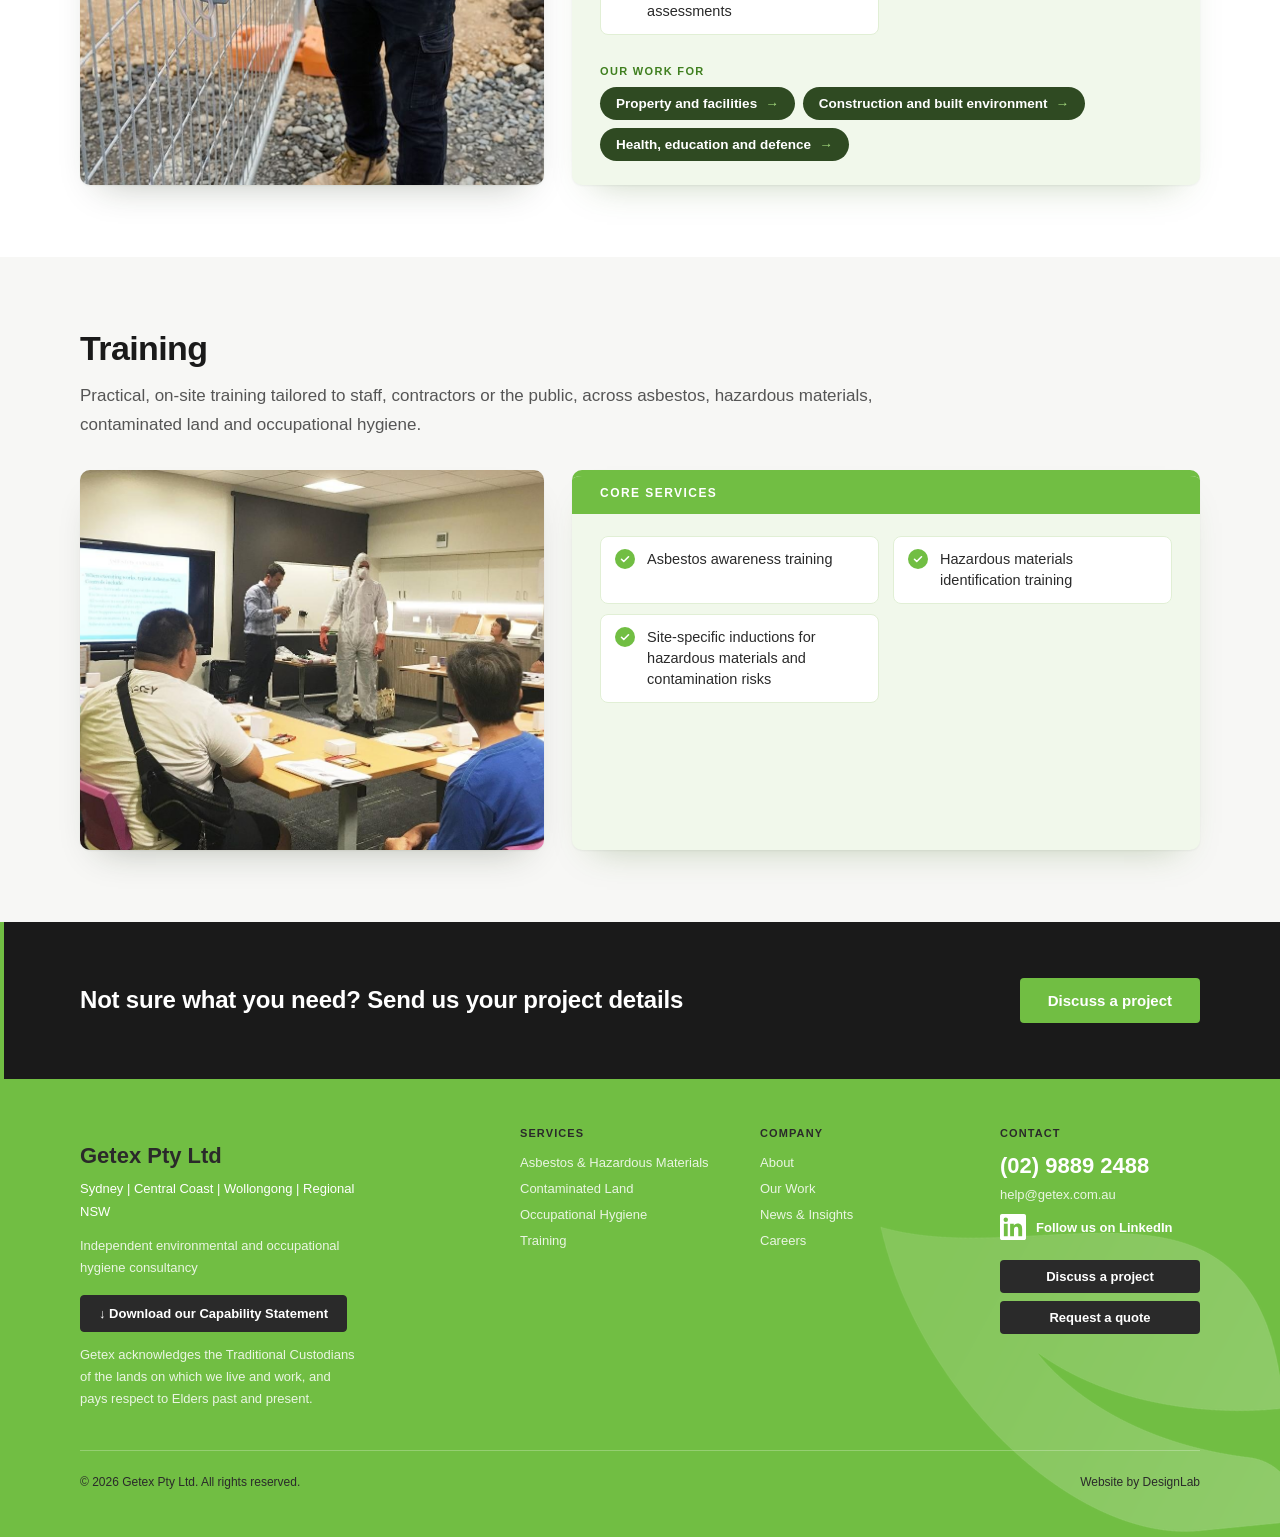
<file: services/index.html>
<!DOCTYPE html>
<html lang="en-AU">
<head>
<meta charset="UTF-8">
<meta name="viewport" content="width=device-width, initial-scale=1.0">
<title>Environmental &amp; Occupational Hygiene Services | Getex</title>
<meta name="description" content="Asbestos, hazardous materials, contaminated land and occupational hygiene services across Sydney and NSW. NATA and ISO accredited consultancy since 2005.">
<link rel="canonical" href="https://www.getex.com.au/services/">

<!-- GOOGLE TAG MANAGER (container per SEO Guide v2)
     NOTE: not yet present on index.html — needs adding site-wide. -->
<script>(function(w,d,s,l,i){w[l]=w[l]||[];w[l].push({'gtm.start':
new Date().getTime(),event:'gtm.js'});var f=d.getElementsByTagName(s)[0],
j=d.createElement(s),dl=l!='dataLayer'?'&l='+l:'';j.async=true;j.src=
'https://www.googletagmanager.com/gtm.js?id='+i+dl;f.parentNode.insertBefore(j,f);
})(window,document,'script','dataLayer','GTM-NHXZ4Z6D');</script>

<!-- OPEN GRAPH -->
<meta property="og:type" content="website">
<meta property="og:title" content="Environmental &amp; Occupational Hygiene Services | Getex">
<meta property="og:description" content="Asbestos, hazardous materials, contaminated land and occupational hygiene services across Sydney and NSW. NATA and ISO accredited consultancy since 2005.">
<meta property="og:url" content="https://www.getex.com.au/services/">
<meta property="og:image" content="https://www.getex.com.au/images/services-exposure-monitoring-1280.jpg">

<link rel="stylesheet" href="../css/styles.css">

<!-- LOCALBUSINESS SCHEMA (site-wide, per SEO Guide v2) -->
<script type="application/ld+json">
{
  "@context": "https://schema.org",
  "@type": "ProfessionalService",
  "name": "Getex Pty Ltd",
  "url": "https://www.getex.com.au/",
  "telephone": "+61298892488",
  "email": "help@getex.com.au",
  "foundingDate": "2005",
  "address": {
    "@type": "PostalAddress",
    "streetAddress": "Suite G03, Building 2, Pymble Corporate Centre, 20 Bridge Street",
    "addressLocality": "Pymble",
    "addressRegion": "NSW",
    "postalCode": "2073",
    "addressCountry": "AU"
  },
  "areaServed": ["Sydney", "Central Coast", "Wollongong", "Regional NSW"]
}
</script>

<!-- BREADCRUMB SCHEMA: Home > Services -->
<script type="application/ld+json">
{
  "@context": "https://schema.org",
  "@type": "BreadcrumbList",
  "itemListElement": [
    { "@type": "ListItem", "position": 1, "name": "Home", "item": "https://www.getex.com.au/" },
    { "@type": "ListItem", "position": 2, "name": "Services", "item": "https://www.getex.com.au/services/" }
  ]
}
</script>

<!-- SERVICE SCHEMA (per SEO Guide v2) -->
<script type="application/ld+json">
{
  "@context": "https://schema.org",
  "@graph": [
    {
      "@type": "Service",
      "name": "Asbestos & Hazardous Materials",
      "description": "Asbestos surveys, air monitoring, clearance and hazardous materials management.",
      "provider": { "@type": "ProfessionalService", "name": "Getex Pty Ltd" },
      "areaServed": "New South Wales, Australia",
      "url": "https://www.getex.com.au/services/#asbestos"
    },
    {
      "@type": "Service",
      "name": "Contaminated Land",
      "description": "Risk-based investigation, remediation and validation, including soil, groundwater and landfill gas assessment.",
      "provider": { "@type": "ProfessionalService", "name": "Getex Pty Ltd" },
      "areaServed": "New South Wales, Australia",
      "url": "https://www.getex.com.au/services/#contaminated-land"
    },
    {
      "@type": "Service",
      "name": "Occupational Hygiene",
      "description": "Exposure monitoring and air quality assessment across dust, silica, fumes and contaminants.",
      "provider": { "@type": "ProfessionalService", "name": "Getex Pty Ltd" },
      "areaServed": "New South Wales, Australia",
      "url": "https://www.getex.com.au/services/#occupational-hygiene"
    }
  ]
}
</script>

<!-- TODO: SEO Guide v2 requires FAQPage schema on this page.
     No FAQ copy supplied in Draft 3 (18/5/26) — client to provide questions
     and answers. Not fabricating Q&As. -->
</head>
<body>

<!-- GTM (noscript) -->
<noscript><iframe src="https://www.googletagmanager.com/ns.html?id=GTM-NHXZ4Z6D"
height="0" width="0" style="display:none;visibility:hidden"></iframe></noscript>

<!-- ===== NAV (reused from index.html — links now resolved) ===== -->
<nav>
  <div class="logo-area">
    <a href="../index.html"><img src="../images/getex-logo.png" alt="Getex" style="height:66px;width:auto;display:block;"></a>
  </div>
  <ul>
    <li class="nav-services">
      <a href="index.html" aria-current="page">Services <span class="nav-caret" aria-hidden="true">&#9662;</span></a>
      <div class="dropdown">
        <div class="dropdown-section">
          <a class="dropdown-section-title dropdown-section-link" href="./">All services</a>
        </div>
        <hr class="dropdown-divider">
        <div class="dropdown-section">
          <div class="dropdown-section-title">Asbestos &amp; Hazardous Materials</div>
          <a class="dropdown-item" href="#asbestos-surveys">Asbestos surveys and registers</a>
          <a class="dropdown-item" href="#licensed-asbestos-assessor">Licensed Asbestos Assessor services</a>
          <a class="dropdown-item" href="#asbestos-air-monitoring">Air monitoring and clearance</a>
          <a class="dropdown-item" href="#hazardous-materials-surveys">Hazardous materials surveys</a>
          <a class="dropdown-item" href="#asbestos-in-soil">Asbestos in soil</a>
        </div>
        <hr class="dropdown-divider">
        <div class="dropdown-section">
          <div class="dropdown-section-title">Contaminated Land</div>
          <a class="dropdown-item" href="#site-investigations">Preliminary and Detailed Site Investigations (PSI/DSI)</a>
          <a class="dropdown-item" href="#site-contamination-assessments">Site contamination assessments</a>
          <a class="dropdown-item" href="#waste-classification">Waste classification</a>
          <a class="dropdown-item" href="#remedial-action-plans">Remedial Action Plans</a>
          <a class="dropdown-item" href="#site-validation">Site validation and management plans</a>
        </div>
        <hr class="dropdown-divider">
        <div class="dropdown-section">
          <div class="dropdown-section-title">Occupational Hygiene</div>
          <a class="dropdown-item" href="#exposure-monitoring">Occupational exposure monitoring</a>
          <a class="dropdown-item" href="#silica-dust-monitoring">Silica dust monitoring</a>
          <a class="dropdown-item" href="#air-quality-assessments">Air quality assessments</a>
          <a class="dropdown-item" href="#mould-investigations">Mould investigations</a>
          <a class="dropdown-item" href="#noise-assessment">Noise assessment</a>
          <a class="dropdown-item" href="#lighting-assessment">Lighting assessment</a>
        </div>
        <hr class="dropdown-divider">
        <div class="dropdown-section">
          <a class="dropdown-section-title dropdown-section-link" href="#training">Training</a>
        </div>
      </div>
    </li>
    <li><a href="../sectors/">Our Work</a></li>
    <li><a href="../news/">News &amp; Insights</a></li><!-- TODO: not in Draft 3 site structure — confirm whether this stays -->
    <li><a href="../about/">About</a></li><!-- TODO: page not yet built -->
    <li><a href="../contact/">Contact</a></li><!-- TODO: page not yet built -->
  </ul>
  <button type="button" class="nav-search-btn" aria-label="Search the site" aria-controls="site-search" aria-expanded="false">
    <svg viewBox="0 0 24 24" aria-hidden="true"><circle cx="11" cy="11" r="7"/><path d="m20 20-3.5-3.5"/></svg>
  </button>
  <a href="../contact/" class="nav-cta">Discuss a project</a>
</nav>

<!-- ===== PAGE HERO (photo header, matching the homepage hero treatment) ===== -->
<header class="page-hero services-hero">
  <img class="page-hero-img" src="../images/services-exposure-monitoring-2400.jpg" srcset="../images/services-exposure-monitoring-1280.jpg 1280w, ../images/services-exposure-monitoring-2400.jpg 2400w" sizes="100vw" alt="Getex consultant fitting a personal air sampling pump to a worker's collar in a fabrication workshop">
  <div class="page-hero-overlay"></div>
  <div class="page-hero-content">
    <nav class="breadcrumb" aria-label="Breadcrumb">
      <a href="../index.html">Home</a> <span aria-hidden="true">/</span> <span aria-current="page">Services</span>
    </nav>
    <div class="section-label">Services</div>
    <h1>What we do</h1>
    <p class="page-hero-intro">Getex holds over 20 years of expertise in hazardous materials, contaminated land and occupational hygiene across Sydney and New South Wales.</p>
    <div class="hero-jump" role="navigation" aria-label="Services on this page">
      <a href="#asbestos">Asbestos &amp; Hazardous Materials</a>
      <a href="#contaminated-land">Contaminated Land</a>
      <a href="#occupational-hygiene">Occupational Hygiene</a>
      <a href="#training">Training</a>
    </div>
  </div>
</header>

<!-- ===== ACCREDITATION BAND (full-bleed, under the header photo) ===== -->
<section class="accred-band" aria-label="Accreditations and certifications">
  <ul class="accred-band-list">
    <li>
      <a class="accred-band-logo" href="https://nata.com.au/accredited-organisation/getex-pty-limited-15404-22310/" target="_blank" rel="noopener" aria-label="View Getex on the NATA register (opens in a new tab)">
        <img src="../images/accred-nata.png" alt="NATA World Recognised Accreditation">
      </a>
      <p class="accred-band-label">NATA accredited (ISO/IEC 17020)</p>
    </li>
    <li>
      <div class="accred-band-logo">
        <img src="../images/accred-iso9001-2x.jpg" alt="ISO 9001 Quality Management Certified System">
        <img src="../images/accred-iso45001-2x.jpg" alt="ISO 45001 OHS Management Certified System">
      </div>
      <p class="accred-band-label">ISO 9001 and ISO 45001</p>
    </li>
    <li>
      <div class="accred-band-logo"><span class="accred-band-text" aria-hidden="true">LAA</span></div>
      <p class="accred-band-label">Licensed Asbestos Assessors</p>
    </li>
    <li>
      <div class="accred-band-logo"><img src="../images/accred-cenvp-site-contamination.jpg" alt="Certified Environmental Practitioner, Site Contamination Specialist seal"></div>
      <p class="accred-band-label">CEnvP Site Contamination Specialist<span>Held by our Principal</span></p>
    </li>
    <li>
      <div class="accred-band-logo"><img src="../images/accred-cenvp-general.jpg" alt="Certified Environmental Practitioner, General Certification seal"></div>
      <p class="accred-band-label">CEnvP General Certification<span>Held by our Principal</span></p>
    </li>
  </ul>
</section>

<!-- Content per Getex Website Redesign Draft 5 (Services). Each service:
     heading and intro across the top, then the photo and the services panel
     side by side at matching heights, full page width. -->
<!-- ===== SERVICE 01 — ASBESTOS & HAZARDOUS MATERIALS ===== -->
<section class="svc" id="asbestos">
  <div class="svc-head">
    <h2>Asbestos &amp; Hazardous Materials</h2>
    <p>Asbestos surveys, air monitoring, clearance and hazardous materials management, delivered by Licensed Asbestos Assessors and NATA-accredited inspection surveyors.</p>
  </div>
  <div class="svc-inner">
    <div class="svc-media">
      <img class="svc-photo" src="../images/services-asbestos-inspection-1400.jpg" srcset="../images/services-asbestos-inspection-800.jpg 800w, ../images/services-asbestos-inspection-1400.jpg 1400w" sizes="(max-width: 1024px) 100vw, 42vw" loading="lazy" style="object-position: 55% 40%;" alt="Getex consultant in a P2 respirator and gloves inspecting exposed wall framing with a torch during a hazardous materials survey">
    </div>
    <div class="svc-detail">
      <h3 class="svc-detail-title">Core services</h3>
      <ul class="service-list">
        <li id="asbestos-surveys">Asbestos surveys and registers</li>
        <li>Asbestos removal control plans</li>
        <li id="licensed-asbestos-assessor">Licensed Asbestos Assessor services</li>
        <li id="asbestos-air-monitoring">Asbestos air monitoring and clearance inspections</li>
        <li id="asbestos-in-soil">Asbestos in soil</li>
        <li id="hazardous-materials-surveys">Hazardous materials surveys and testing: lead, SMF, PCBs, ODS</li>
        <li>Hazardous materials registers and management plans</li>
        <li>Site supervision: on-site oversight during asbestos removal and hazardous materials works</li>
      </ul>
      <div class="svc-applied">
        <h3>Our Work For</h3>
        <ul class="svc-pills">
          <li><a href="../sectors/#government">Government and councils</a></li>
          <li><a href="../sectors/#health-education-defence">Health, education and defence</a></li>
          <li><a href="../sectors/#property-facilities">Property and facilities</a></li>
        </ul>
      </div>
    </div>
  </div>
</section>

<!-- ===== SERVICE 02 — CONTAMINATED LAND ===== -->
<section class="svc svc--alt" id="contaminated-land">
  <div class="svc-head">
    <h2>Contaminated Land</h2>
    <p>Risk-based investigation, remediation and validation, including soil, groundwater and landfill gas assessment. Led by a Certified Environmental Practitioner (Site Contamination).</p>
  </div>
  <div class="svc-inner">
    <div class="svc-media">
      <img class="svc-photo" src="../images/services-soil-probe-1400.jpg" srcset="../images/services-soil-probe-800.jpg 800w, ../images/services-soil-probe-1400.jpg 1400w" sizes="(max-width: 1024px) 100vw, 42vw" loading="lazy" style="object-position: 50% 60%;" alt="Getex consultant crouching beside a field track with a soil probe and rugged tablet, next to the Getex vehicle in rural NSW">
    </div>
    <div class="svc-detail">
      <h3 class="svc-detail-title">Core services</h3>
      <ul class="service-list">
        <li id="site-investigations">Preliminary Site Investigations (PSI) and Detailed Site Investigations (DSI)</li>
        <li>Soil, water and sediment sampling</li>
        <li id="site-contamination-assessments">Site contamination assessments</li>
        <li id="waste-classification">Waste classification</li>
        <li id="remedial-action-plans">Remedial Action Plans</li>
        <li id="site-validation">Site validation and management plans</li>
        <li>Landfill gas and acid sulfate soil assessments</li>
        <li>Emerging contaminants monitoring, including PFAS screening and assessment</li>
        <li>Pre-purchase and due diligence environmental assessments</li>
        <li><a href="../news/#venm-certificates" class="inline-link">VENM certificates</a> and soil classification</li>
        <li>Groundwater monitoring</li>
        <li id="ust-removal-validation">Underground storage tank (UST) removal validation</li>
      </ul>
      <div class="svc-applied">
        <h3>Our Work For</h3>
        <ul class="svc-pills">
          <li><a href="../sectors/#government">Government and councils</a></li>
          <li><a href="../sectors/#construction">Construction and built environment</a></li>
        </ul>
      </div>
    </div>
  </div>
</section>

<!-- ===== SERVICE 03 — OCCUPATIONAL HYGIENE ===== -->
<section class="svc" id="occupational-hygiene">
  <div class="svc-head">
    <h2>Occupational Hygiene</h2>
    <p>Exposure monitoring and air quality assessment across dust, silica, noise, lighting, fumes and contaminants. Our airborne contaminant monitoring is NATA-accredited.</p>
  </div>
  <div class="svc-inner">
    <div class="svc-media">
      <img class="svc-photo" src="../images/services-air-sampler-1400.jpg" srcset="../images/services-air-sampler-800.jpg 800w, ../images/services-air-sampler-1400.jpg 1400w" sizes="(max-width: 1024px) 100vw, 42vw" loading="lazy" style="object-position: 45% 26%;" alt="Getex consultant fastening an air sampling pump to the site fence beside an excavation">
    </div>
    <div class="svc-detail">
      <h3 class="svc-detail-title">Core services</h3>
      <ul class="service-list">
        <li id="exposure-monitoring">Occupational exposure monitoring</li>
        <li id="silica-dust-monitoring">Dust and particulate monitoring, including <a href="../news/#silica-exposure" class="inline-link">respirable crystalline silica</a></li>
        <li>Dust deposit gauges: passive dust deposition monitoring</li>
        <li id="air-quality-assessments">Indoor and outdoor air quality assessments</li>
        <li id="noise-assessment">Noise assessment: workplace noise exposure monitoring</li>
        <li id="lighting-assessment">Lighting assessment: workplace lighting and illuminance assessment</li>
        <li>Water quality testing</li>
        <li id="mould-investigations">Mould investigations</li>
        <li>Clandestine drug laboratory assessments</li>
      </ul>
      <div class="svc-applied">
        <h3>Our Work For</h3>
        <ul class="svc-pills">
          <li><a href="../sectors/#property-facilities">Property and facilities</a></li>
          <li><a href="../sectors/#construction">Construction and built environment</a></li>
          <li><a href="../sectors/#health-education-defence">Health, education and defence</a></li>
        </ul>
      </div>
    </div>
  </div>
</section>

<!-- ===== SERVICE 04 — TRAINING ===== -->
<section class="svc svc--alt" id="training">
  <div class="svc-head">
    <h2>Training</h2>
    <p>Practical, on-site training tailored to staff, contractors or the public, across asbestos, hazardous materials, contaminated land and occupational hygiene.</p>
  </div>
  <div class="svc-inner">
    <div class="svc-media">
      <img class="svc-photo" src="../images/services-training-session.jpg" loading="lazy" style="object-position: 45% 40%;" alt="Getex asbestos awareness training session, with a presenter and a colleague in disposable coveralls and respirator demonstrating PPE to a seated group">
    </div>
    <div class="svc-detail">
      <h3 class="svc-detail-title">Core services</h3>
      <ul class="service-list">
        <li>Asbestos awareness training</li>
        <li>Hazardous materials identification training</li>
        <li>Site-specific inductions for hazardous materials and contamination risks</li>
      </ul>
    </div>
  </div>
</section>

<!-- ===== CLOSING CTA ===== -->
<section class="svc-cta">
  <div class="svc-cta-inner">
    <p>Not sure what you need? Send us your project details</p>
    <a class="btn-primary svc-cta-btn" href="../contact/">Discuss a project</a>
  </div>
</section>

<!-- ===== FOOTER (reused from index.html — Hero B, with leaf motif) ===== -->
<footer>
  <img src="../images/leaf-motif.png" alt="" style="position:absolute;bottom:-80px;right:-60px;width:520px;height:auto;opacity:0.25;pointer-events:none;transform:rotate(-8deg);z-index:0;">
  <div class="footer-inner" style="position:relative;z-index:1;">
    <div class="footer-brand">
      <p style="margin-top:10px;"><strong style="color:#2a2a2a;font-weight:700;font-size:22px;">Getex Pty Ltd</strong></p>
      <p style="margin-top:4px;font-size:13px;color:#fff;">Sydney | Central Coast | Wollongong | Regional NSW</p>
      <p style="margin-top:12px;font-size:13px;color:rgba(255,255,255,0.85);">Independent environmental and occupational hygiene consultancy</p>
      <a href="../downloads/Getex-Capability-Statement-2026.pdf" target="_blank" rel="noopener" aria-label="Download our Capability Statement (PDF, 2.7 MB)" style="display:inline-block;margin-top:16px;background:#2a2a2a;border:1px solid #2a2a2a;color:#fff;font-size:13px;font-weight:600;padding:10px 18px;border-radius:4px;text-decoration:none;">&#8595; Download our Capability Statement</a>
      <p style="margin-top:12px;font-size:13px;color:rgba(255,255,255,0.85);">Getex acknowledges the Traditional Custodians of the lands on which we live and work, and pays respect to Elders past and present.</p>
    </div>
    <div>
      <h5>Services</h5>
      <ul>
        <li><a href="#asbestos">Asbestos &amp; Hazardous Materials</a></li>
        <li><a href="#contaminated-land">Contaminated Land</a></li>
        <li><a href="#occupational-hygiene">Occupational Hygiene</a></li>
        <li><a href="#training">Training</a></li>
      </ul>
    </div>
    <div>
      <h5>Company</h5>
      <ul>
        <li><a href="../about/">About</a></li>
        <li><a href="../sectors/">Our Work</a></li>
        <li><a href="../news/">News &amp; Insights</a></li>
        <li><a href="../about/#careers">Careers</a></li>
      </ul>
    </div>
    <div>
      <h5>Contact</h5>
      <a href="tel:+61298892488" style="display:block;font-size:22px;font-weight:700;color:#fff;text-decoration:none;margin-bottom:8px;">(02) 9889 2488</a>
      <a href="mailto:help@getex.com.au" style="display:block;font-size:13px;color:rgba(255,255,255,0.85);text-decoration:none;margin-bottom:12px;">help@getex.com.au</a>
      <a class="footer-social" href="https://www.linkedin.com/company/getex-pty-ltd-aus/" target="_blank" rel="noopener" aria-label="Getex on LinkedIn (opens in a new tab)">
        <svg viewBox="0 0 24 24" aria-hidden="true"><path d="M20.45 20.45h-3.55v-5.57c0-1.33-.03-3.04-1.85-3.04-1.85 0-2.14 1.45-2.14 2.94v5.67H9.35V9h3.41v1.56h.05c.48-.9 1.64-1.85 3.37-1.85 3.6 0 4.27 2.37 4.27 5.46v6.28zM5.34 7.43a2.06 2.06 0 1 1 0-4.12 2.06 2.06 0 0 1 0 4.12zM7.12 20.45H3.56V9h3.56v11.45zM22.22 0H1.77C.79 0 0 .77 0 1.73v20.54C0 23.23.79 24 1.77 24h20.45c.98 0 1.78-.77 1.78-1.73V1.73C24 .77 23.2 0 22.22 0z"/></svg>
        <span>Follow us on LinkedIn</span>
      </a>
      <div style="display:flex;flex-direction:column;gap:8px;">
        <a href="../contact/" style="display:inline-block;background:#2a2a2a;color:#fff;font-size:13px;font-weight:600;padding:9px 16px;border-radius:4px;text-decoration:none;text-align:center;">Discuss a project</a>
        <a href="../contact/" style="display:inline-block;background:#2a2a2a;color:#fff;font-size:13px;font-weight:600;padding:9px 16px;border-radius:4px;text-decoration:none;text-align:center;">Request a quote</a>
      </div>
    </div>
  </div>
  <div class="footer-bottom">
    <p>&copy; 2026 Getex Pty Ltd. All rights reserved.</p>
    <p>Website by DesignLab</p>
  </div>
</footer>

<script src="../js/nav.js"></script>
<script src="../js/search-index.js"></script>
<script src="../js/search.js"></script>
</body>
</html>
</file>
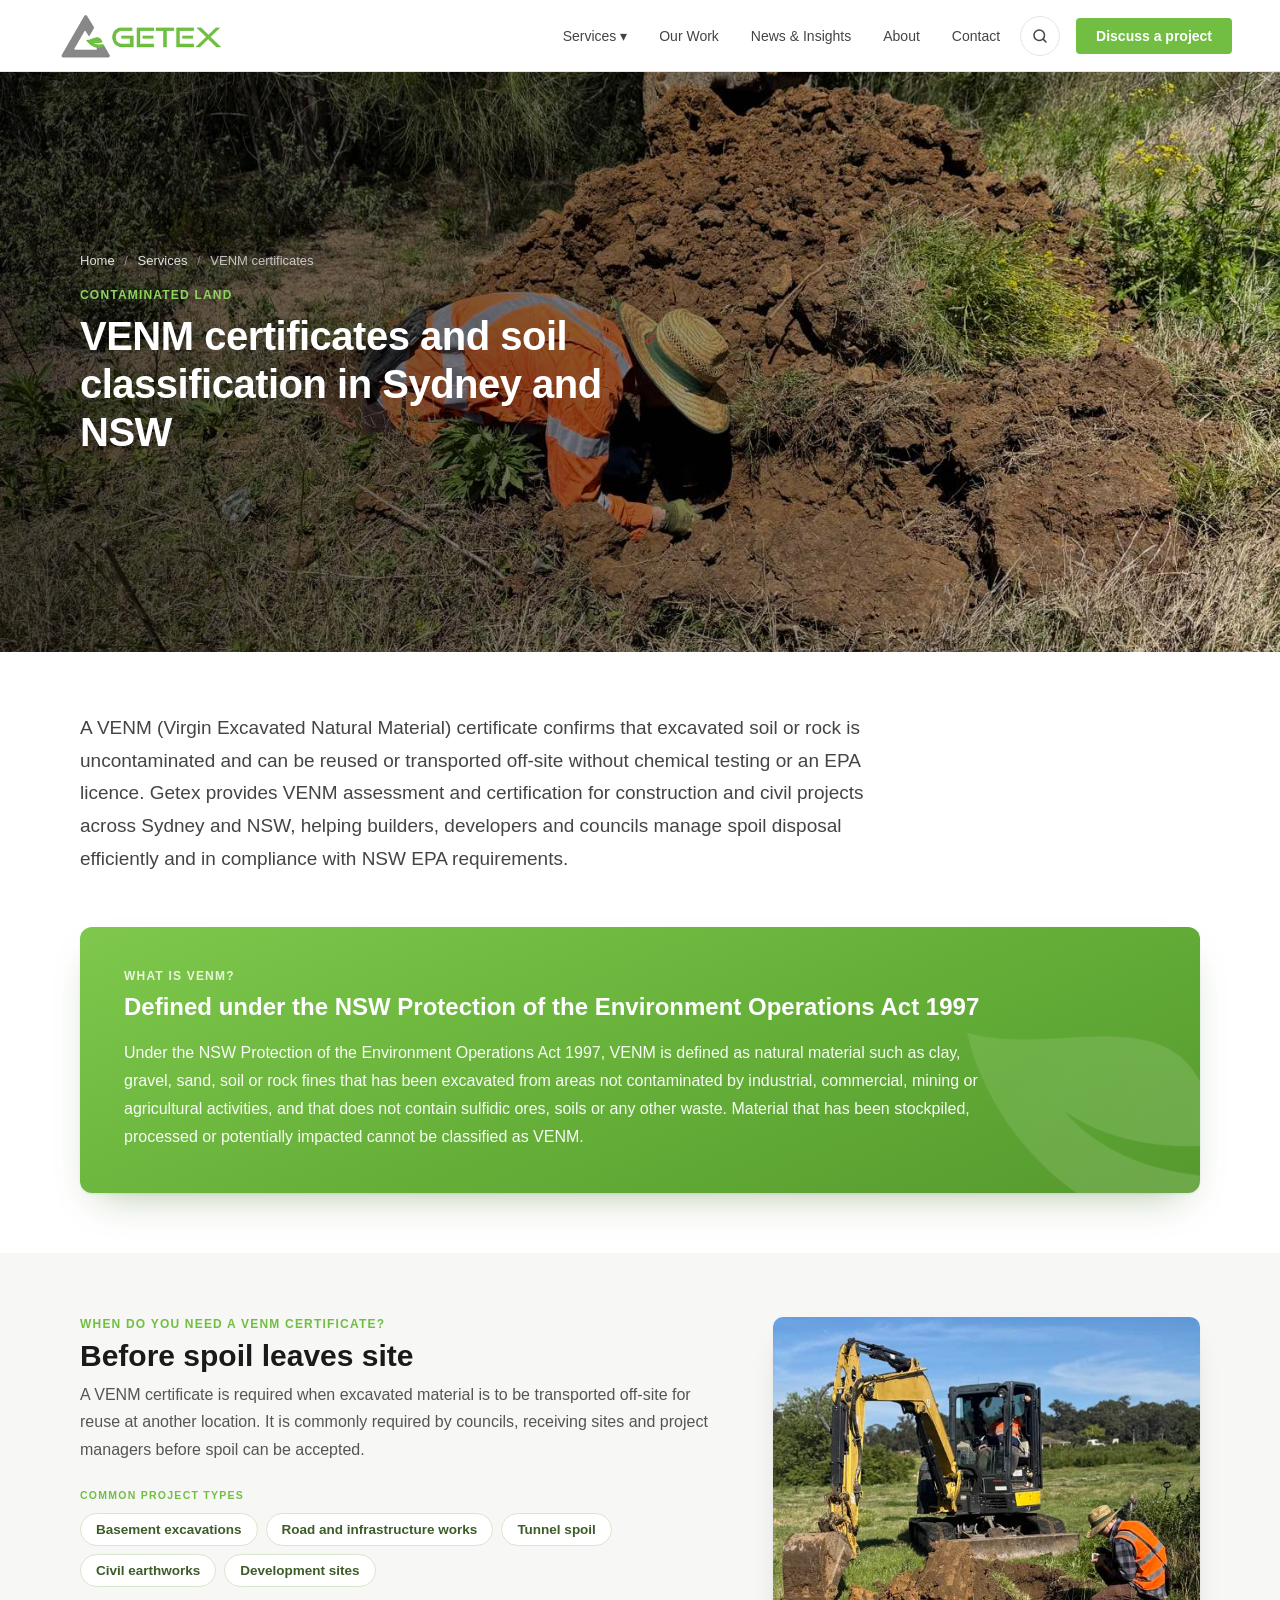
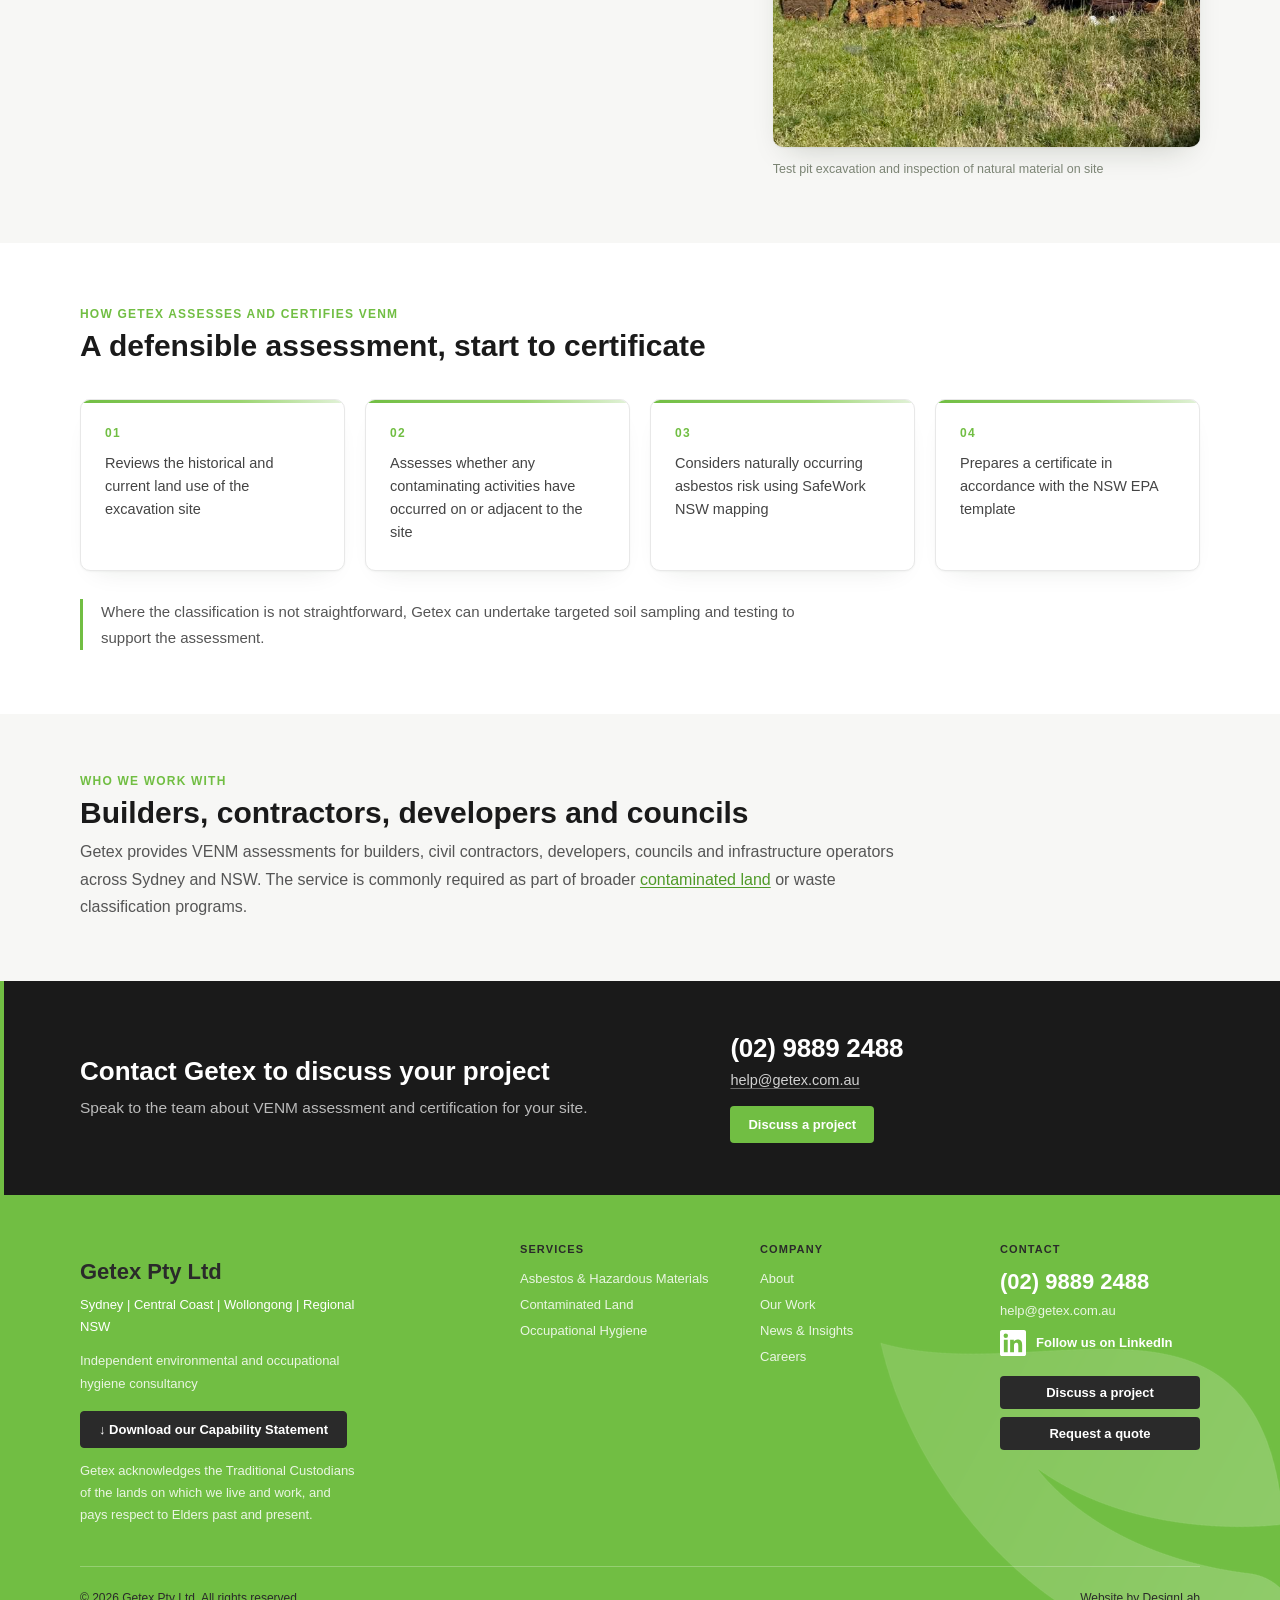
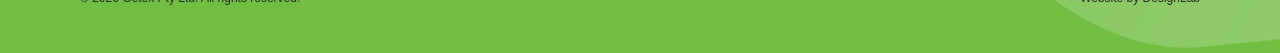
<file: venm-certificate/index.html>
<!DOCTYPE html>
<html lang="en-AU">
<head>
<meta charset="UTF-8">
<meta name="viewport" content="width=device-width, initial-scale=1.0">
<title>VENM Certificates &amp; Soil Classification | Sydney &amp; NSW</title>
<meta name="description" content="VENM certificates and soil classification for construction and civil projects across Sydney and NSW, assessed and certified to NSW EPA requirements.">
<link rel="canonical" href="https://www.getex.com.au/venm-certificate/">

<!-- GOOGLE TAG MANAGER (container per SEO Guide v2)
     NOTE: not yet present on index.html — needs adding site-wide. -->
<script>(function(w,d,s,l,i){w[l]=w[l]||[];w[l].push({'gtm.start':
new Date().getTime(),event:'gtm.js'});var f=d.getElementsByTagName(s)[0],
j=d.createElement(s),dl=l!='dataLayer'?'&l='+l:'';j.async=true;j.src=
'https://www.googletagmanager.com/gtm.js?id='+i+dl;f.parentNode.insertBefore(j,f);
})(window,document,'script','dataLayer','GTM-NHXZ4Z6D');</script>

<!-- OPEN GRAPH -->
<meta property="og:type" content="website">
<meta property="og:title" content="VENM Certificates &amp; Soil Classification | Sydney &amp; NSW">
<meta property="og:description" content="VENM certificates and soil classification for construction and civil projects across Sydney and NSW, assessed and certified to NSW EPA requirements.">
<meta property="og:url" content="https://www.getex.com.au/venm-certificate/">
<meta property="og:image" content="https://www.getex.com.au/images/venm-excavation.jpg">

<link rel="stylesheet" href="../css/styles.css">

<!-- LOCALBUSINESS SCHEMA (site-wide, per SEO Guide v2) -->
<script type="application/ld+json">
{
  "@context": "https://schema.org",
  "@type": "ProfessionalService",
  "name": "Getex Pty Ltd",
  "url": "https://www.getex.com.au/",
  "telephone": "+61298892488",
  "email": "help@getex.com.au",
  "foundingDate": "2005",
  "address": {
    "@type": "PostalAddress",
    "streetAddress": "Suite G03, Building 2, Pymble Corporate Centre, 20 Bridge Street",
    "addressLocality": "Pymble",
    "addressRegion": "NSW",
    "postalCode": "2073",
    "addressCountry": "AU"
  },
  "areaServed": ["Sydney", "Central Coast", "Wollongong", "Regional NSW"]
}
</script>

<!-- BREADCRUMB SCHEMA: Home > Services > VENM certificates -->
<script type="application/ld+json">
{
  "@context": "https://schema.org",
  "@type": "BreadcrumbList",
  "itemListElement": [
    { "@type": "ListItem", "position": 1, "name": "Home", "item": "https://www.getex.com.au/" },
    { "@type": "ListItem", "position": 2, "name": "Services", "item": "https://www.getex.com.au/services/" },
    { "@type": "ListItem", "position": 3, "name": "VENM certificates", "item": "https://www.getex.com.au/venm-certificate/" }
  ]
}
</script>

<!-- SERVICE SCHEMA -->
<script type="application/ld+json">
{
  "@context": "https://schema.org",
  "@type": "Service",
  "name": "VENM certificates and soil classification",
  "serviceType": "VENM assessment and certification",
  "description": "VENM (Virgin Excavated Natural Material) assessment and certification for construction and civil projects, confirming that excavated soil or rock is uncontaminated and can be reused or transported off-site.",
  "provider": { "@type": "ProfessionalService", "name": "Getex Pty Ltd", "url": "https://www.getex.com.au/" },
  "areaServed": "New South Wales, Australia",
  "url": "https://www.getex.com.au/venm-certificate/"
}
</script>
</head>
<body>

<!-- GTM (noscript) -->
<noscript><iframe src="https://www.googletagmanager.com/ns.html?id=GTM-NHXZ4Z6D"
height="0" width="0" style="display:none;visibility:hidden"></iframe></noscript>

<!-- ===== NAV (reused from index.html) =====
     This page is deliberately NOT linked from the main nav (per README and
     client direction). It is reached from the Services page and Sectors. -->
<nav>
  <div class="logo-area">
    <a href="../index.html"><img src="../images/getex-logo.png" alt="Getex" style="height:66px;width:auto;display:block;"></a>
  </div>
  <ul>
    <li class="nav-services">
      <a href="../services/">Services <span class="nav-caret" aria-hidden="true">&#9662;</span></a>
      <div class="dropdown">
        <div class="dropdown-section">
          <a class="dropdown-section-title dropdown-section-link" href="../services/">All services</a>
        </div>
        <hr class="dropdown-divider">
        <div class="dropdown-section">
          <div class="dropdown-section-title">Asbestos &amp; Hazardous Materials</div>
          <a class="dropdown-item" href="../services/#asbestos-surveys">Asbestos surveys and registers</a>
          <a class="dropdown-item" href="../services/#licensed-asbestos-assessor">Licensed Asbestos Assessor services</a>
          <a class="dropdown-item" href="../services/#asbestos-air-monitoring">Air monitoring and clearance</a>
          <a class="dropdown-item" href="../services/#hazardous-materials-surveys">Hazardous materials surveys</a>
          <a class="dropdown-item" href="../services/#asbestos-in-soil">Asbestos in soil</a>
        </div>
        <hr class="dropdown-divider">
        <div class="dropdown-section">
          <div class="dropdown-section-title">Contaminated Land</div>
          <a class="dropdown-item" href="../services/#site-investigations">Preliminary and Detailed Site Investigations (PSI/DSI)</a>
          <a class="dropdown-item" href="../services/#site-contamination-assessments">Site contamination assessments</a>
          <a class="dropdown-item" href="../services/#waste-classification">Waste classification</a>
          <a class="dropdown-item" href="../services/#remedial-action-plans">Remedial Action Plans</a>
          <a class="dropdown-item" href="../services/#site-validation">Site validation and management plans</a>
        </div>
        <hr class="dropdown-divider">
        <div class="dropdown-section">
          <div class="dropdown-section-title">Occupational Hygiene</div>
          <a class="dropdown-item" href="../services/#exposure-monitoring">Occupational exposure monitoring</a>
          <a class="dropdown-item" href="../services/#silica-dust-monitoring">Silica dust monitoring</a>
          <a class="dropdown-item" href="../services/#air-quality-assessments">Air quality assessments</a>
          <a class="dropdown-item" href="../services/#mould-investigations">Mould investigations</a>
          <a class="dropdown-item" href="../services/#noise-assessment">Noise assessment</a>
          <a class="dropdown-item" href="../services/#lighting-assessment">Lighting assessment</a>
        </div>
        <hr class="dropdown-divider">
        <div class="dropdown-section">
          <a class="dropdown-section-title dropdown-section-link" href="../services/#training">Training</a>
        </div>
      </div>
    </li>
    <li><a href="../sectors/">Our Work</a></li>
    <li><a href="../news/">News &amp; Insights</a></li><!-- TODO: not in Draft 3 site structure -->
    <li><a href="../about/">About</a></li>
    <li><a href="../contact/">Contact</a></li>
  </ul>
  <button type="button" class="nav-search-btn" aria-label="Search the site" aria-controls="site-search" aria-expanded="false">
    <svg viewBox="0 0 24 24" aria-hidden="true"><circle cx="11" cy="11" r="7"/><path d="m20 20-3.5-3.5"/></svg>
  </button>
  <a href="../contact/" class="nav-cta">Discuss a project</a>
</nav>

<!-- ===== PAGE HERO — real Getex site photography (excavated spoil sampling) ===== -->
<header class="page-hero venm-hero">
  <img class="page-hero-img" src="../images/venm-excavation.jpg" alt="Getex consultant sampling excavated soil beside a spoil stockpile and excavator">
  <div class="page-hero-overlay"></div>
  <div class="page-hero-content">
    <nav class="breadcrumb" aria-label="Breadcrumb">
      <a href="../index.html">Home</a> <span aria-hidden="true">/</span>
      <a href="../services/">Services</a> <span aria-hidden="true">/</span>
      <span aria-current="page">VENM certificates</span>
    </nav>
    <div class="section-label">Contaminated Land</div>
    <h1>VENM certificates and soil classification in Sydney and NSW</h1>
  </div>
</header>

<!-- ===== LEAD ===== -->
<section class="venm-lead">
  <div class="venm-lead-inner">
    <p>A VENM (Virgin Excavated Natural Material) certificate confirms that excavated soil or rock is uncontaminated and can be reused or transported off-site without chemical testing or an EPA licence. Getex provides VENM assessment and certification for construction and civil projects across Sydney and NSW, helping builders, developers and councils manage spoil disposal efficiently and in compliance with NSW EPA requirements.</p>
  </div>
</section>

<!-- ===== WHAT IS VENM — definition panel =====
     Green panel treatment after the Capability Statement, since this is the
     legislative definition and carries the most weight on the page. -->
<section class="venm-definition">
  <div class="venm-definition-inner">
    <img class="venm-definition-leaf" src="../images/leaf-motif.png" alt="" aria-hidden="true">
    <div class="venm-definition-body">
      <div class="section-label venm-label-light">What is VENM?</div>
      <h2>Defined under the NSW Protection of the Environment Operations Act 1997</h2>
      <p>Under the NSW Protection of the Environment Operations Act 1997, VENM is defined as natural material such as clay, gravel, sand, soil or rock fines that has been excavated from areas not contaminated by industrial, commercial, mining or agricultural activities, and that does not contain sulfidic ores, soils or any other waste. Material that has been stockpiled, processed or potentially impacted cannot be classified as VENM.</p>
    </div>
  </div>
</section>

<!-- ===== WHEN DO YOU NEED ONE ===== -->
<section class="venm-when">
  <div class="venm-when-inner">
    <div class="venm-when-copy">
      <div class="section-label">When do you need a VENM certificate?</div>
      <h2 class="section-title">Before spoil leaves site</h2>
      <p>A VENM certificate is required when excavated material is to be transported off-site for reuse at another location. It is commonly required by councils, receiving sites and project managers before spoil can be accepted.</p>
      <h3 class="venm-subhead">Common project types</h3>
      <ul class="venm-pills">
        <li>Basement excavations</li>
        <li>Road and infrastructure works</li>
        <li>Tunnel spoil</li>
        <li>Civil earthworks</li>
        <li>Development sites</li>
      </ul>
    </div>
    <figure class="venm-figure">
      <img src="../images/venm-test-pit.jpg" alt="Excavator opening a test pit while a Getex consultant inspects the excavated material">
      <figcaption>Test pit excavation and inspection of natural material on site</figcaption>
    </figure>
  </div>
</section>

<!-- ===== HOW GETEX ASSESSES =====
     Presented as four steps. Wording is unchanged from the brief; the
     paragraph has been segmented into its four actions for scannability. -->
<section class="venm-process">
  <div class="section-label">How Getex assesses and certifies VENM</div>
  <h2 class="section-title">A defensible assessment, start to certificate</h2>
  <ol class="venm-steps">
    <li>
      <span class="venm-step-num">01</span>
      <p>Reviews the historical and current land use of the excavation site</p>
    </li>
    <li>
      <span class="venm-step-num">02</span>
      <p>Assesses whether any contaminating activities have occurred on or adjacent to the site</p>
    </li>
    <li>
      <span class="venm-step-num">03</span>
      <p>Considers naturally occurring asbestos risk using SafeWork NSW mapping</p>
    </li>
    <li>
      <span class="venm-step-num">04</span>
      <p>Prepares a certificate in accordance with the NSW EPA template</p>
    </li>
  </ol>
  <p class="venm-process-note">Where the classification is not straightforward, Getex can undertake targeted soil sampling and testing to support the assessment.</p>
</section>

<!-- ===== WHO WE WORK WITH ===== -->
<section class="venm-who">
  <div class="venm-who-inner">
    <div class="section-label">Who we work with</div>
    <h2 class="section-title">Builders, contractors, developers and councils</h2>
    <p>Getex provides VENM assessments for builders, civil contractors, developers, councils and infrastructure operators across Sydney and NSW. The service is commonly required as part of broader <a href="../services/#contaminated-land" class="inline-link">contaminated land</a> or waste classification programs.</p>
  </div>
</section>

<!-- ===== CONTACT CTA BAND ===== -->
<section class="venm-cta">
  <div class="venm-cta-inner">
    <div class="venm-cta-copy">
      <h2>Contact Getex to discuss your project</h2>
      <p>Speak to the team about VENM assessment and certification for your site.</p>
    </div>
    <div class="venm-cta-actions">
      <a class="venm-cta-phone" href="tel:+61298892488">(02) 9889 2488</a>
      <a class="venm-cta-email" href="mailto:help@getex.com.au">help@getex.com.au</a>
      <a class="btn-dark venm-cta-btn" href="../contact/">Discuss a project</a>
    </div>
  </div>
</section>

<!-- ===== FOOTER (reused from index.html — Hero B, with leaf motif) ===== -->
<footer>
  <img src="../images/leaf-motif.png" alt="" style="position:absolute;bottom:-80px;right:-60px;width:520px;height:auto;opacity:0.25;pointer-events:none;transform:rotate(-8deg);z-index:0;">
  <div class="footer-inner" style="position:relative;z-index:1;">
    <div class="footer-brand">
      <p style="margin-top:10px;"><strong style="color:#2a2a2a;font-weight:700;font-size:22px;">Getex Pty Ltd</strong></p>
      <p style="margin-top:4px;font-size:13px;color:#fff;">Sydney | Central Coast | Wollongong | Regional NSW</p>
      <p style="margin-top:12px;font-size:13px;color:rgba(255,255,255,0.85);">Independent environmental and occupational hygiene consultancy</p>
      <a href="../downloads/Getex-Capability-Statement-2026.pdf" target="_blank" rel="noopener" aria-label="Download our Capability Statement (PDF, 2.7 MB)" style="display:inline-block;margin-top:16px;background:#2a2a2a;border:1px solid #2a2a2a;color:#fff;font-size:13px;font-weight:600;padding:10px 18px;border-radius:4px;text-decoration:none;">&#8595; Download our Capability Statement</a>
      <p style="margin-top:12px;font-size:13px;color:rgba(255,255,255,0.85);">Getex acknowledges the Traditional Custodians of the lands on which we live and work, and pays respect to Elders past and present.</p>
    </div>
    <div>
      <h5>Services</h5>
      <ul>
        <li><a href="../services/#asbestos">Asbestos &amp; Hazardous Materials</a></li>
        <li><a href="../services/#contaminated-land">Contaminated Land</a></li>
        <li><a href="../services/#occupational-hygiene">Occupational Hygiene</a></li>
      </ul>
    </div>
    <div>
      <h5>Company</h5>
      <ul>
        <li><a href="../about/">About</a></li>
        <li><a href="../sectors/">Our Work</a></li>
        <li><a href="../news/">News &amp; Insights</a></li>
        <li><a href="../about/#careers">Careers</a></li>
      </ul>
    </div>
    <div>
      <h5>Contact</h5>
      <a href="tel:+61298892488" style="display:block;font-size:22px;font-weight:700;color:#fff;text-decoration:none;margin-bottom:8px;">(02) 9889 2488</a>
      <a href="mailto:help@getex.com.au" style="display:block;font-size:13px;color:rgba(255,255,255,0.85);text-decoration:none;margin-bottom:12px;">help@getex.com.au</a>
      <a class="footer-social" href="https://www.linkedin.com/company/getex-pty-ltd-aus/" target="_blank" rel="noopener" aria-label="Getex on LinkedIn (opens in a new tab)">
        <svg viewBox="0 0 24 24" aria-hidden="true"><path d="M20.45 20.45h-3.55v-5.57c0-1.33-.03-3.04-1.85-3.04-1.85 0-2.14 1.45-2.14 2.94v5.67H9.35V9h3.41v1.56h.05c.48-.9 1.64-1.85 3.37-1.85 3.6 0 4.27 2.37 4.27 5.46v6.28zM5.34 7.43a2.06 2.06 0 1 1 0-4.12 2.06 2.06 0 0 1 0 4.12zM7.12 20.45H3.56V9h3.56v11.45zM22.22 0H1.77C.79 0 0 .77 0 1.73v20.54C0 23.23.79 24 1.77 24h20.45c.98 0 1.78-.77 1.78-1.73V1.73C24 .77 23.2 0 22.22 0z"/></svg>
        <span>Follow us on LinkedIn</span>
      </a>
      <div style="display:flex;flex-direction:column;gap:8px;">
        <a href="../contact/" style="display:inline-block;background:#2a2a2a;color:#fff;font-size:13px;font-weight:600;padding:9px 16px;border-radius:4px;text-decoration:none;text-align:center;">Discuss a project</a>
        <a href="../contact/" style="display:inline-block;background:#2a2a2a;color:#fff;font-size:13px;font-weight:600;padding:9px 16px;border-radius:4px;text-decoration:none;text-align:center;">Request a quote</a>
      </div>
    </div>
  </div>
  <div class="footer-bottom">
    <p>&copy; 2026 Getex Pty Ltd. All rights reserved.</p>
    <p>Website by DesignLab</p>
  </div>
</footer>

<script src="../js/nav.js"></script>
<script src="../js/search-index.js"></script>
<script src="../js/search.js"></script>
</body>
</html>
</file>
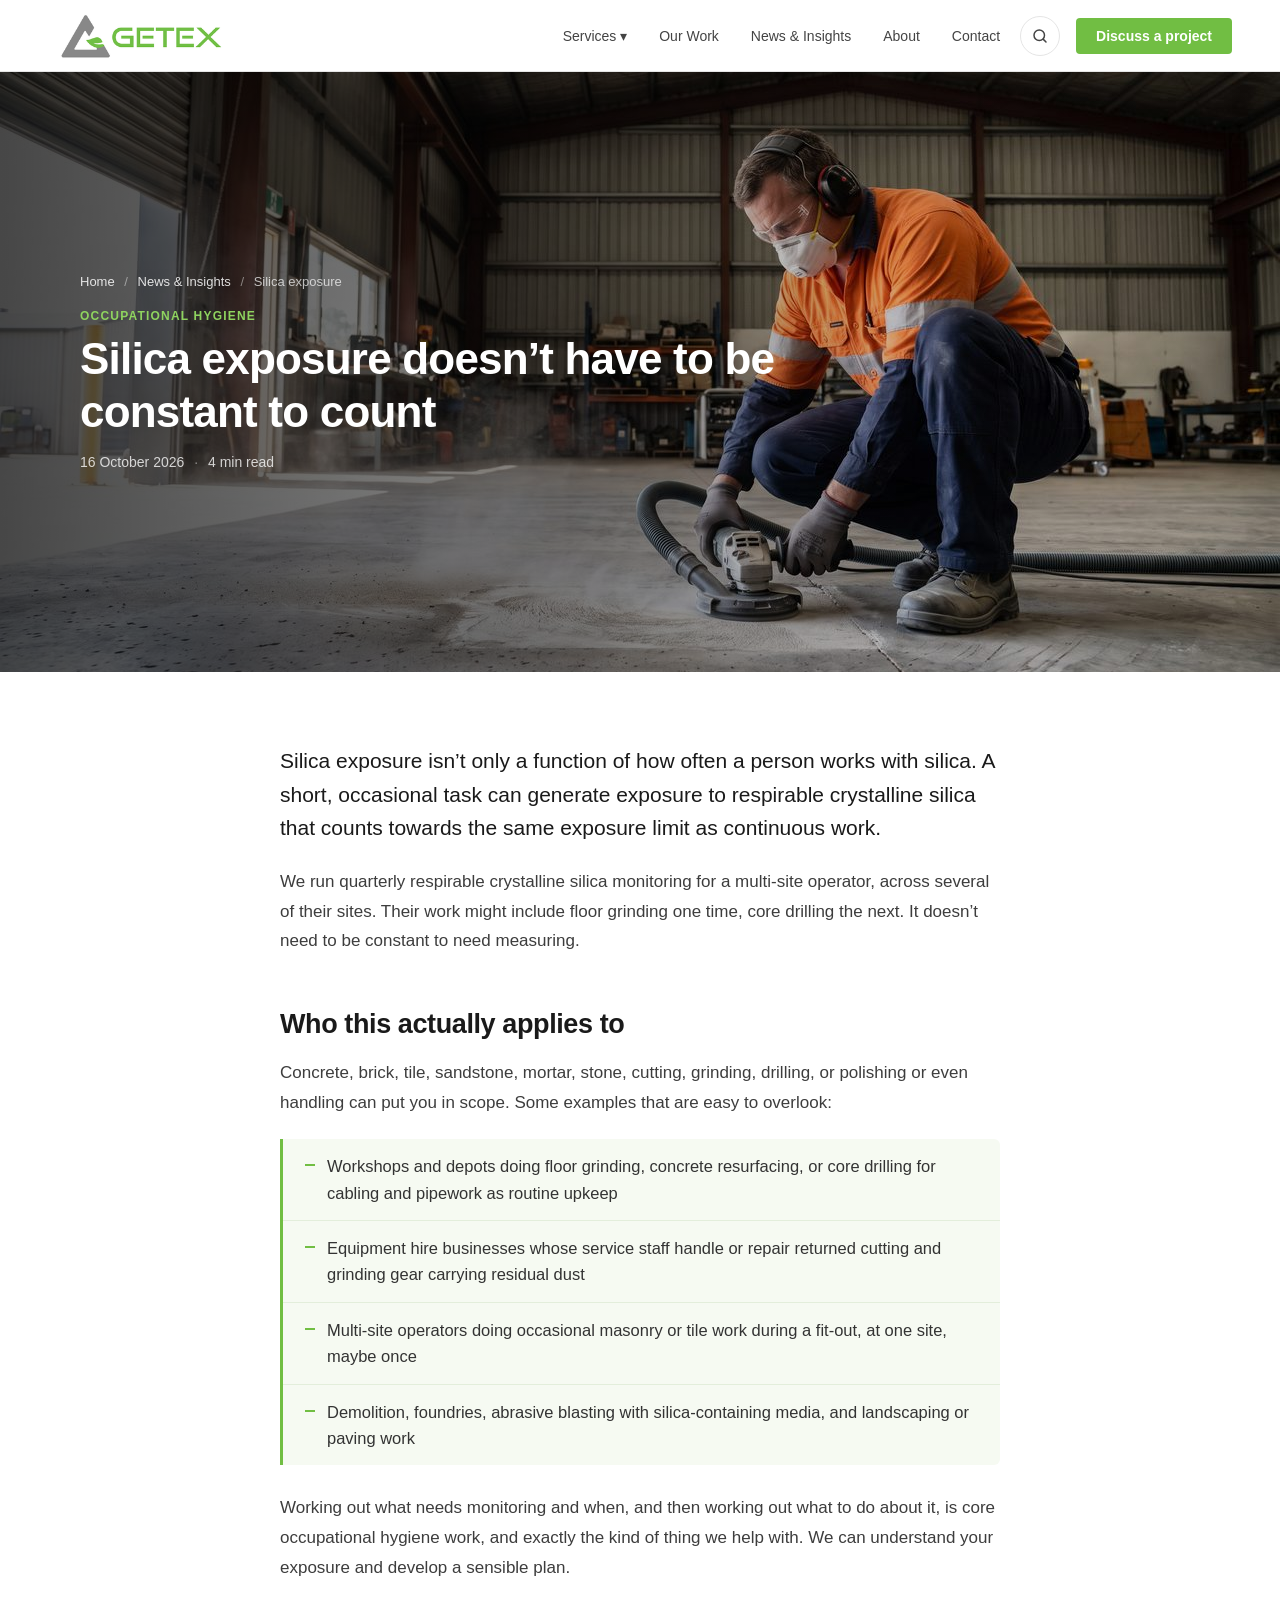
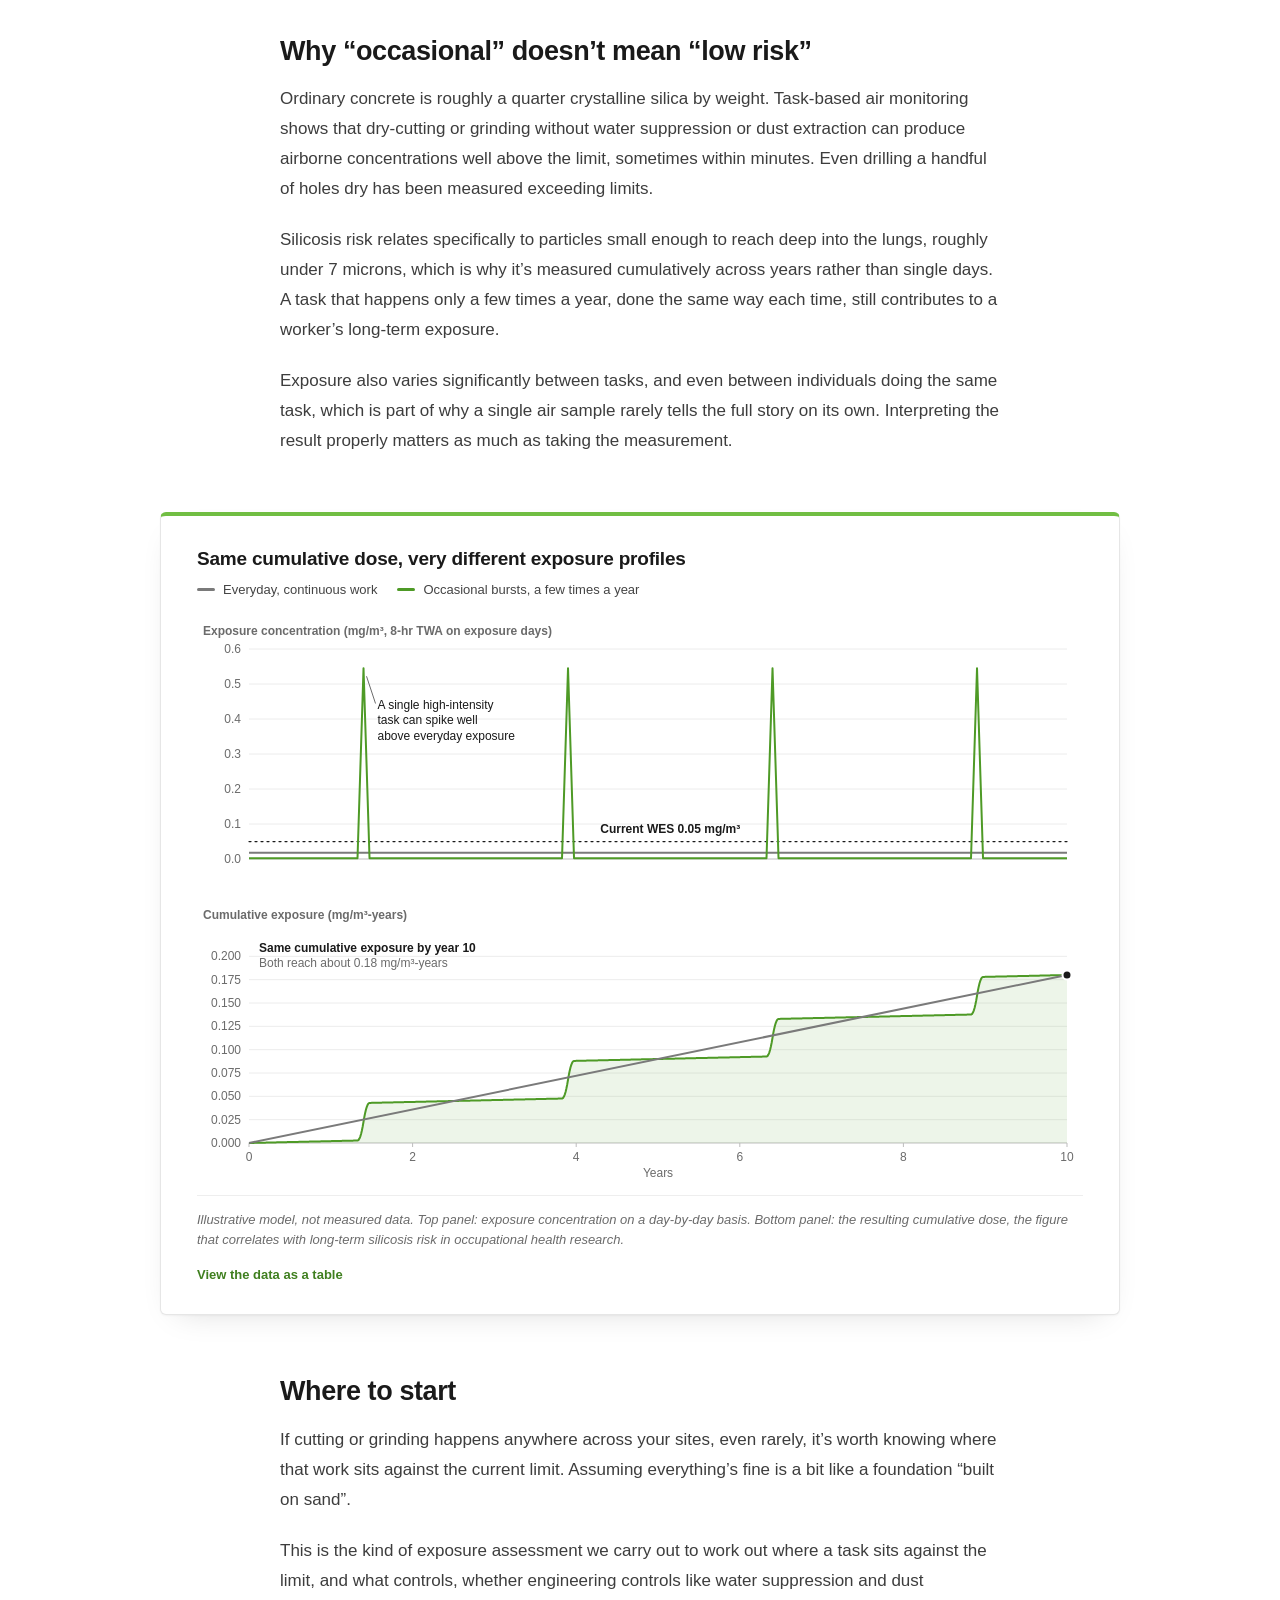
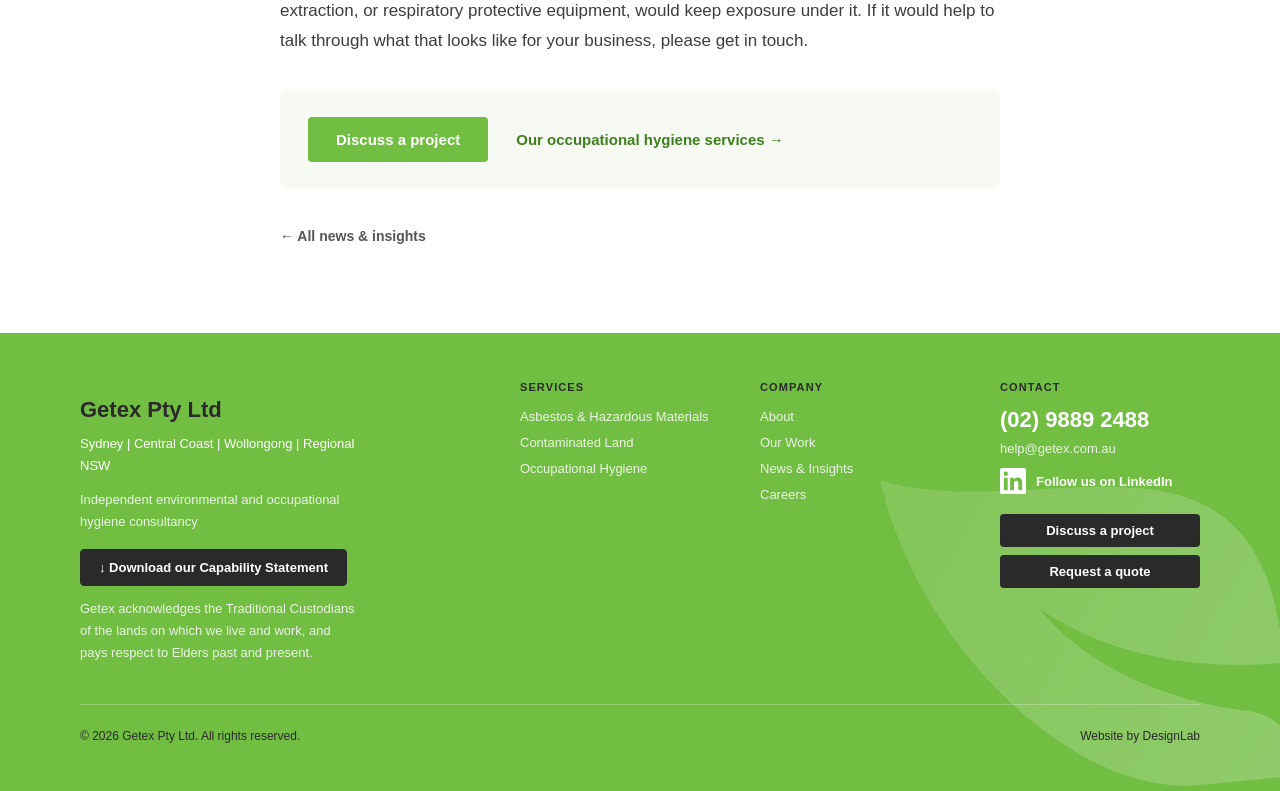
<file: news/silica-exposure-occasional-tasks/index.html>
<!DOCTYPE html>
<html lang="en-AU">
<head>
<meta charset="UTF-8">
<meta name="viewport" content="width=device-width, initial-scale=1.0">
<title>Silica Exposure from Occasional Tasks | Getex</title>
<meta name="description" content="A short, occasional task can generate respirable crystalline silica exposure that counts towards the same limit as continuous work. Who it applies to, and where to start.">
<link rel="canonical" href="https://www.getex.com.au/news/silica-exposure-occasional-tasks/">


<!-- GOOGLE TAG MANAGER (container per SEO Guide v2) -->
<script>(function(w,d,s,l,i){w[l]=w[l]||[];w[l].push({'gtm.start':
new Date().getTime(),event:'gtm.js'});var f=d.getElementsByTagName(s)[0],
j=d.createElement(s),dl=l!='dataLayer'?'&l='+l:'';j.async=true;j.src=
'https://www.googletagmanager.com/gtm.js?id='+i+dl;f.parentNode.insertBefore(j,f);
})(window,document,'script','dataLayer','GTM-NHXZ4Z6D');</script>

<!-- OPEN GRAPH -->
<meta property="og:type" content="article">
<meta property="og:title" content="Silica exposure doesn&#39;t have to be constant to count">
<meta property="og:description" content="A short, occasional task can generate respirable crystalline silica exposure that counts towards the same limit as continuous work. Who it applies to, and where to start.">
<meta property="og:url" content="https://www.getex.com.au/news/silica-exposure-occasional-tasks/">
<meta property="og:image" content="https://www.getex.com.au/images/silica-floor-grinding-1280.jpg">

<link rel="stylesheet" href="../../css/styles.css">

<!-- LOCALBUSINESS SCHEMA (site-wide, per SEO Guide v2) -->
<script type="application/ld+json">
{
  "@context": "https://schema.org",
  "@type": "ProfessionalService",
  "name": "Getex Pty Ltd",
  "url": "https://www.getex.com.au/",
  "telephone": "+61298892488",
  "email": "help@getex.com.au",
  "foundingDate": "2005",
  "address": {
    "@type": "PostalAddress",
    "streetAddress": "Suite G03, Building 2, Pymble Corporate Centre, 20 Bridge Street",
    "addressLocality": "Pymble",
    "addressRegion": "NSW",
    "postalCode": "2073",
    "addressCountry": "AU"
  },
  "areaServed": ["Sydney", "Central Coast", "Wollongong", "Regional NSW"]
}
</script>

<!-- BREADCRUMB SCHEMA: Home > News & Insights > Article -->
<script type="application/ld+json">
{
  "@context": "https://schema.org",
  "@type": "BreadcrumbList",
  "itemListElement": [
    { "@type": "ListItem", "position": 1, "name": "Home", "item": "https://www.getex.com.au/" },
    { "@type": "ListItem", "position": 2, "name": "News & Insights", "item": "https://www.getex.com.au/news/" },
    { "@type": "ListItem", "position": 3, "name": "Silica exposure doesn't have to be constant to count", "item": "https://www.getex.com.au/news/silica-exposure-occasional-tasks/" }
  ]
}
</script>

<!-- ARTICLE SCHEMA — TODO: confirm publication date -->
<script type="application/ld+json">
{
  "@context": "https://schema.org",
  "@type": "Article",
  "headline": "Silica exposure doesn't have to be constant to count",
  "description": "A short, occasional task can generate respirable crystalline silica exposure that counts towards the same limit as continuous work. Who it applies to, and where to start.",
  "image": "https://www.getex.com.au/images/silica-floor-grinding-1280.jpg",
  "datePublished": "2026-10-16",
  "mainEntityOfPage": "https://www.getex.com.au/news/silica-exposure-occasional-tasks/",
  "articleSection": "Occupational Hygiene",
  "author": { "@type": "Organization", "name": "Getex Pty Ltd", "url": "https://www.getex.com.au/" },
  "publisher": { "@type": "Organization", "name": "Getex Pty Ltd", "logo": { "@type": "ImageObject", "url": "https://www.getex.com.au/images/getex-logo.png" } }
}
</script>
</head>
<body>

<!-- GTM (noscript) -->
<noscript><iframe src="https://www.googletagmanager.com/ns.html?id=GTM-NHXZ4Z6D"
height="0" width="0" style="display:none;visibility:hidden"></iframe></noscript>

<!-- ===== NAV (reused from index.html) ===== -->
<nav>
  <div class="logo-area">
    <a href="../../index.html"><img src="../../images/getex-logo.png" alt="Getex" style="height:66px;width:auto;display:block;"></a>
  </div>
  <ul>
    <li class="nav-services">
      <a href="../../services/">Services <span class="nav-caret" aria-hidden="true">&#9662;</span></a>
      <div class="dropdown">
        <div class="dropdown-section">
          <a class="dropdown-section-title dropdown-section-link" href="../../services/">All services</a>
        </div>
        <hr class="dropdown-divider">
        <div class="dropdown-section">
          <div class="dropdown-section-title">Asbestos &amp; Hazardous Materials</div>
          <a class="dropdown-item" href="../../services/#asbestos-surveys">Asbestos surveys and registers</a>
          <a class="dropdown-item" href="../../services/#licensed-asbestos-assessor">Licensed Asbestos Assessor services</a>
          <a class="dropdown-item" href="../../services/#asbestos-air-monitoring">Air monitoring and clearance</a>
          <a class="dropdown-item" href="../../services/#hazardous-materials-surveys">Hazardous materials surveys</a>
          <a class="dropdown-item" href="../../services/#asbestos-in-soil">Asbestos in soil</a>
        </div>
        <hr class="dropdown-divider">
        <div class="dropdown-section">
          <div class="dropdown-section-title">Contaminated Land</div>
          <a class="dropdown-item" href="../../services/#site-investigations">Preliminary and Detailed Site Investigations (PSI/DSI)</a>
          <a class="dropdown-item" href="../../services/#site-contamination-assessments">Site contamination assessments</a>
          <a class="dropdown-item" href="../../services/#waste-classification">Waste classification</a>
          <a class="dropdown-item" href="../../services/#remedial-action-plans">Remedial Action Plans</a>
          <a class="dropdown-item" href="../../services/#site-validation">Site validation and management plans</a>
        </div>
        <hr class="dropdown-divider">
        <div class="dropdown-section">
          <div class="dropdown-section-title">Occupational Hygiene</div>
          <a class="dropdown-item" href="../../services/#exposure-monitoring">Occupational exposure monitoring</a>
          <a class="dropdown-item" href="../../services/#silica-dust-monitoring">Silica dust monitoring</a>
          <a class="dropdown-item" href="../../services/#air-quality-assessments">Air quality assessments</a>
          <a class="dropdown-item" href="../../services/#mould-investigations">Mould investigations</a>
          <a class="dropdown-item" href="../../services/#noise-assessment">Noise assessment</a>
          <a class="dropdown-item" href="../../services/#lighting-assessment">Lighting assessment</a>
        </div>
        <hr class="dropdown-divider">
        <div class="dropdown-section">
          <a class="dropdown-section-title dropdown-section-link" href="../../services/#training">Training</a>
        </div>
      </div>
    </li>
    <li><a href="../../sectors/">Our Work</a></li>
    <li><a href="../">News &amp; Insights</a></li>
    <li><a href="../../about/">About</a></li>
    <li><a href="../../contact/">Contact</a></li>
  </ul>
  <button type="button" class="nav-search-btn" aria-label="Search the site" aria-controls="site-search" aria-expanded="false">
    <svg viewBox="0 0 24 24" aria-hidden="true"><circle cx="11" cy="11" r="7"/><path d="m20 20-3.5-3.5"/></svg>
  </button>
  <a href="../../contact/" class="nav-cta">Discuss a project</a>
</nav>

<!-- ===== PAGE HERO ===== -->
<header class="page-hero article-hero silica-hero">
  <img class="page-hero-img" src="../../images/silica-floor-grinding-2400.jpg" srcset="../../images/silica-floor-grinding-1280.jpg 1280w, ../../images/silica-floor-grinding-2400.jpg 2400w" sizes="100vw" alt="Worker in hi-vis, respirator and earmuffs grinding a concrete workshop floor with a dust-extracted angle grinder">
  <div class="page-hero-overlay"></div>
  <div class="page-hero-content">
    <nav class="breadcrumb" aria-label="Breadcrumb">
      <a href="../../index.html">Home</a> <span aria-hidden="true">/</span>
      <a href="../">News &amp; Insights</a> <span aria-hidden="true">/</span>
      <span aria-current="page">Silica exposure</span>
    </nav>
    <div class="section-label">Occupational Hygiene</div>
    <h1>Silica exposure doesn&#8217;t have to be constant to count</h1>
    <!-- TODO: confirm publication date -->
    <p class="article-meta"><time datetime="2026-10-16">16 October 2026</time> <span aria-hidden="true">&middot;</span> 4 min read</p>
  </div>
</header>

<!-- ===== ARTICLE ===== -->
<article class="article">
  <div class="article-body">
    <p class="article-lede">Silica exposure isn&#8217;t only a function of how often a person works with silica. A short, occasional task can generate exposure to respirable crystalline silica that counts towards the same exposure limit as continuous work.</p>
    <p>We run quarterly respirable crystalline silica monitoring for a multi-site operator, across several of their sites. Their work might include floor grinding one time, core drilling the next. It doesn&#8217;t need to be constant to need measuring.</p>

    <h2>Who this actually applies to</h2>
    <p>Concrete, brick, tile, sandstone, mortar, stone, cutting, grinding, drilling, or polishing or even handling can put you in scope. Some examples that are easy to overlook:</p>
    <ul class="article-list">
      <li>Workshops and depots doing floor grinding, concrete resurfacing, or core drilling for cabling and pipework as routine upkeep</li>
      <li>Equipment hire businesses whose service staff handle or repair returned cutting and grinding gear carrying residual dust</li>
      <li>Multi-site operators doing occasional masonry or tile work during a fit-out, at one site, maybe once</li>
      <li>Demolition, foundries, abrasive blasting with silica-containing media, and landscaping or paving work</li>
    </ul>
    <p>Working out what needs monitoring and when, and then working out what to do about it, is core occupational hygiene work, and exactly the kind of thing we help with. We can understand your exposure and develop a sensible plan.</p>

    <h2>Why &#8220;occasional&#8221; doesn&#8217;t mean &#8220;low risk&#8221;</h2>
    <p>Ordinary concrete is roughly a quarter crystalline silica by weight. Task-based air monitoring shows that dry-cutting or grinding without water suppression or dust extraction can produce airborne concentrations well above the limit, sometimes within minutes. Even drilling a handful of holes dry has been measured exceeding limits.</p>
    <p>Silicosis risk relates specifically to particles small enough to reach deep into the lungs, roughly under 7 microns, which is why it&#8217;s measured cumulatively across years rather than single days. A task that happens only a few times a year, done the same way each time, still contributes to a worker&#8217;s long-term exposure.</p>
    <p>Exposure also varies significantly between tasks, and even between individuals doing the same task, which is part of why a single air sample rarely tells the full story on its own. Interpreting the result properly matters as much as taking the measurement.</p>
  </div>

  <!-- ===== CHART =====
       Redrawn from the graph in the client's draft as a live SVG (js/silica-chart.js),
       so it stays sharp and readable at any width. Same model as the draft:
       everyday work at 0.018 mg/m3 vs four short bursts peaking ~0.545 mg/m3,
       both reaching ~0.18 mg/m3-years by year 10.
       ⚠ VERIFY: the WES line is drawn at 0.05 mg/m3 as in the draft. -->
  <figure class="article-figure" aria-labelledby="silica-chart-title">
    <div class="chart-head">
      <h3 id="silica-chart-title">Same cumulative dose, very different exposure profiles</h3>
      <ul class="chart-legend">
        <li><span class="chart-key chart-key--everyday"></span>Everyday, continuous work</li>
        <li><span class="chart-key chart-key--occasional"></span>Occasional bursts, a few times a year</li>
      </ul>
    </div>
    <div class="silica-chart" id="silica-chart" role="img" aria-label="Two charts sharing a 10-year timeline. Top: everyday work sits at a steady 0.018 mg/m³, below the 0.05 mg/m³ exposure standard, while four occasional tasks spike to about 0.55 mg/m³, roughly eleven times the standard. Bottom: cumulative exposure for both rises to the same 0.18 mg/m³-years by year 10: a straight line for everyday work, a staircase for occasional bursts."></div>
    <figcaption>Illustrative model, not measured data. Top panel: exposure concentration on a day-by-day basis. Bottom panel: the resulting cumulative dose, the figure that correlates with long-term silicosis risk in occupational health research.</figcaption>
    <details class="chart-table">
      <summary>View the data as a table</summary>
      <table>
        <caption>Cumulative exposure (mg/m³-years), illustrative model</caption>
        <thead><tr><th scope="col">Year</th><th scope="col">Everyday, continuous work</th><th scope="col">Occasional bursts</th></tr></thead>
        <tbody id="silica-chart-table"></tbody>
      </table>
    </details>
  </figure>

  <div class="article-body">
    <h2>Where to start</h2>
    <p>If cutting or grinding happens anywhere across your sites, even rarely, it&#8217;s worth knowing where that work sits against the current limit. Assuming everything&#8217;s fine is a bit like a foundation &#8220;built on sand&#8221;.</p>
    <p>This is the kind of exposure assessment we carry out to work out where a task sits against the limit, and what controls, whether engineering controls like water suppression and dust extraction, or respiratory protective equipment, would keep exposure under it. If it would help to talk through what that looks like for your business, please get in touch.</p>

    <div class="article-cta">
      <a class="btn-primary" href="../../contact/">Discuss a project</a>
      <a class="article-cta-link" href="../../services/#occupational-hygiene">Our occupational hygiene services &rarr;</a>
    </div>

    <a class="article-back" href="../">&larr; All news &amp; insights</a>
  </div>
</article>

<!-- ===== FOOTER (reused from index.html — Hero B, with leaf motif) ===== -->
<footer>
  <img src="../../images/leaf-motif.png" alt="" style="position:absolute;bottom:-80px;right:-60px;width:520px;height:auto;opacity:0.25;pointer-events:none;transform:rotate(-8deg);z-index:0;">
  <div class="footer-inner" style="position:relative;z-index:1;">
    <div class="footer-brand">
      <p style="margin-top:10px;"><strong style="color:#2a2a2a;font-weight:700;font-size:22px;">Getex Pty Ltd</strong></p>
      <p style="margin-top:4px;font-size:13px;color:#fff;">Sydney | Central Coast | Wollongong | Regional NSW</p>
      <p style="margin-top:12px;font-size:13px;color:rgba(255,255,255,0.85);">Independent environmental and occupational hygiene consultancy</p>
      <a href="../../downloads/Getex-Capability-Statement-2026.pdf" target="_blank" rel="noopener" aria-label="Download our Capability Statement (PDF, 2.7 MB)" style="display:inline-block;margin-top:16px;background:#2a2a2a;border:1px solid #2a2a2a;color:#fff;font-size:13px;font-weight:600;padding:10px 18px;border-radius:4px;text-decoration:none;">&#8595; Download our Capability Statement</a>
      <p style="margin-top:12px;font-size:13px;color:rgba(255,255,255,0.85);">Getex acknowledges the Traditional Custodians of the lands on which we live and work, and pays respect to Elders past and present.</p>
    </div>
    <div>
      <h5>Services</h5>
      <ul>
        <li><a href="../../services/#asbestos">Asbestos &amp; Hazardous Materials</a></li>
        <li><a href="../../services/#contaminated-land">Contaminated Land</a></li>
        <li><a href="../../services/#occupational-hygiene">Occupational Hygiene</a></li>
      </ul>
    </div>
    <div>
      <h5>Company</h5>
      <ul>
        <li><a href="../../about/">About</a></li>
        <li><a href="../../sectors/">Our Work</a></li>
        <li><a href="../../news/">News &amp; Insights</a></li>
        <li><a href="../../about/#careers">Careers</a></li>
      </ul>
    </div>
    <div>
      <h5>Contact</h5>
      <a href="tel:+61298892488" style="display:block;font-size:22px;font-weight:700;color:#fff;text-decoration:none;margin-bottom:8px;">(02) 9889 2488</a>
      <a href="mailto:help@getex.com.au" style="display:block;font-size:13px;color:rgba(255,255,255,0.85);text-decoration:none;margin-bottom:12px;">help@getex.com.au</a>
      <a class="footer-social" href="https://www.linkedin.com/company/getex-pty-ltd-aus/" target="_blank" rel="noopener" aria-label="Getex on LinkedIn (opens in a new tab)">
        <svg viewBox="0 0 24 24" aria-hidden="true"><path d="M20.45 20.45h-3.55v-5.57c0-1.33-.03-3.04-1.85-3.04-1.85 0-2.14 1.45-2.14 2.94v5.67H9.35V9h3.41v1.56h.05c.48-.9 1.64-1.85 3.37-1.85 3.6 0 4.27 2.37 4.27 5.46v6.28zM5.34 7.43a2.06 2.06 0 1 1 0-4.12 2.06 2.06 0 0 1 0 4.12zM7.12 20.45H3.56V9h3.56v11.45zM22.22 0H1.77C.79 0 0 .77 0 1.73v20.54C0 23.23.79 24 1.77 24h20.45c.98 0 1.78-.77 1.78-1.73V1.73C24 .77 23.2 0 22.22 0z"/></svg>
        <span>Follow us on LinkedIn</span>
      </a>
      <div style="display:flex;flex-direction:column;gap:8px;">
        <a href="../../contact/" style="display:inline-block;background:#2a2a2a;color:#fff;font-size:13px;font-weight:600;padding:9px 16px;border-radius:4px;text-decoration:none;text-align:center;">Discuss a project</a>
        <a href="../../contact/" style="display:inline-block;background:#2a2a2a;color:#fff;font-size:13px;font-weight:600;padding:9px 16px;border-radius:4px;text-decoration:none;text-align:center;">Request a quote</a>
      </div>
    </div>
  </div>
  <div class="footer-bottom">
    <p>&copy; 2026 Getex Pty Ltd. All rights reserved.</p>
    <p>Website by DesignLab</p>
  </div>
</footer>

<script src="../../js/silica-chart.js"></script>
<script src="../../js/nav.js"></script>
<script src="../../js/search-index.js"></script>
<script src="../../js/search.js"></script>
</body>
</html>
</file>
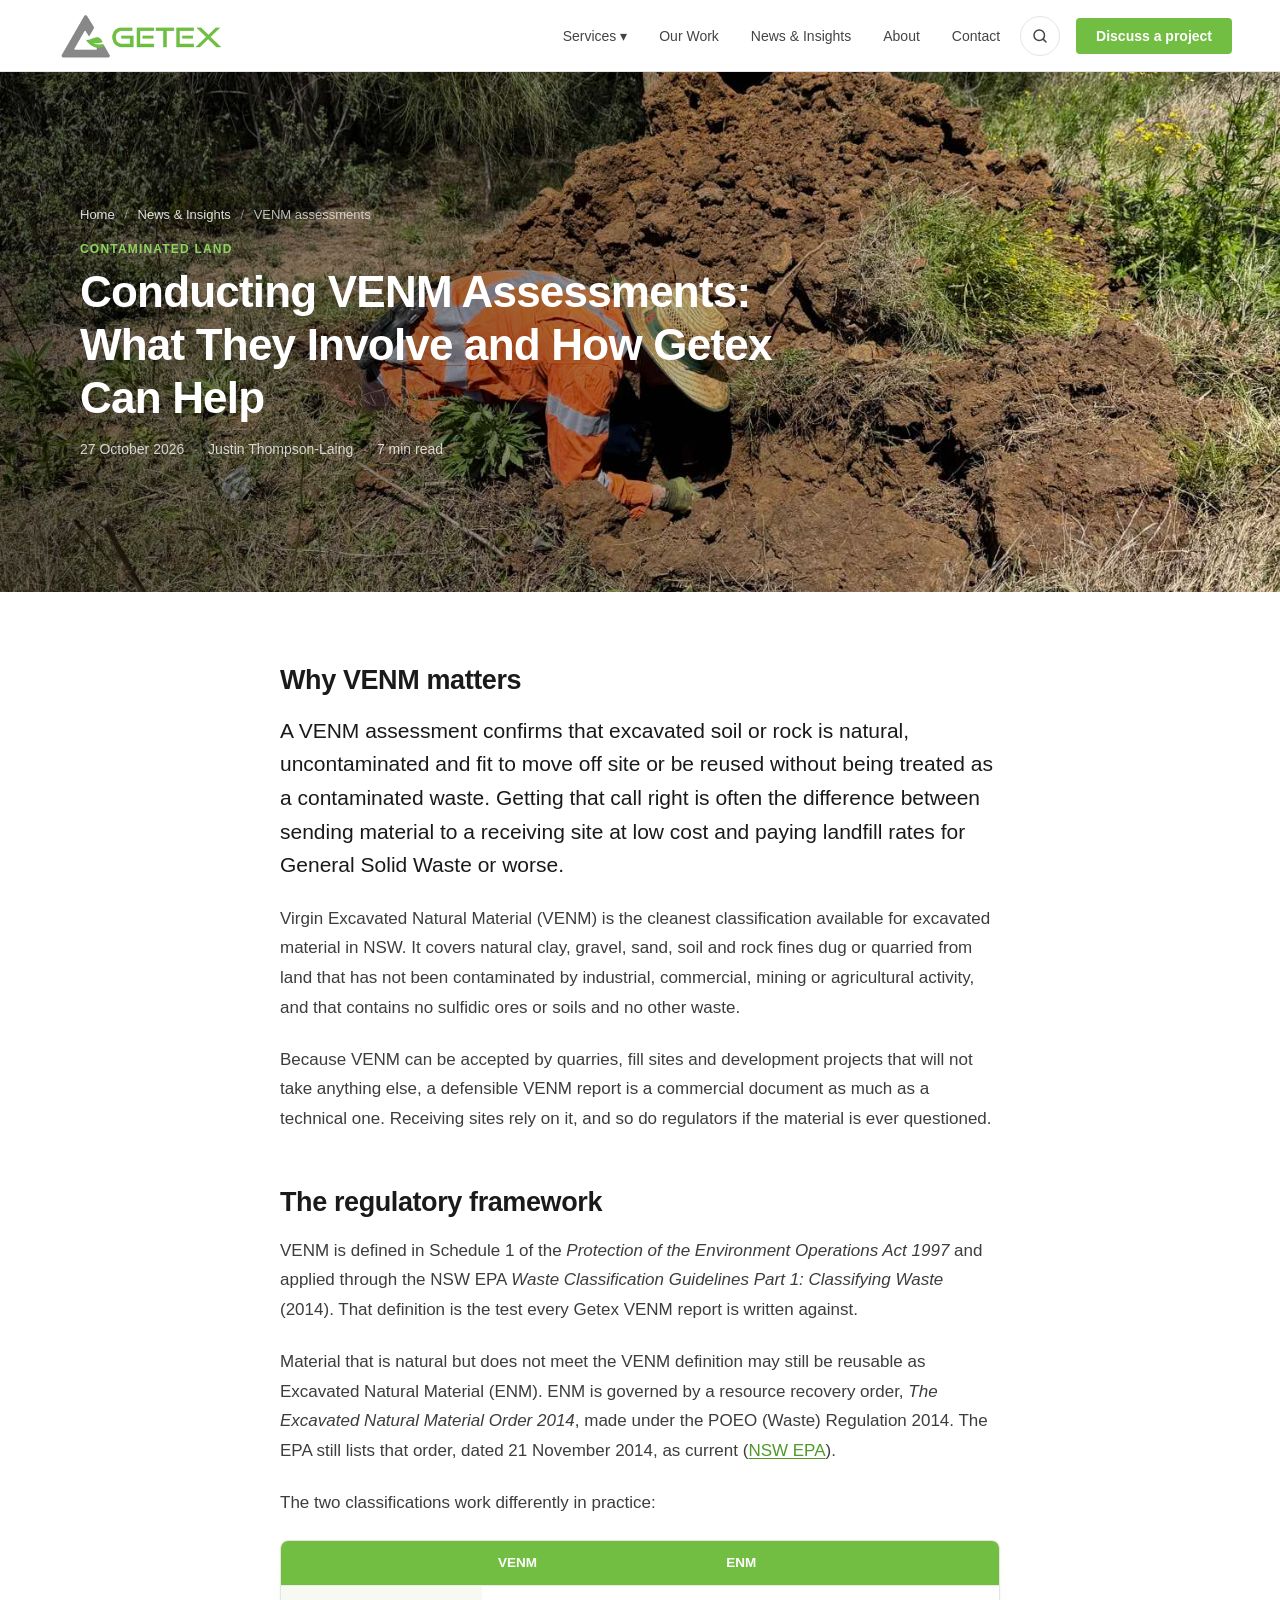
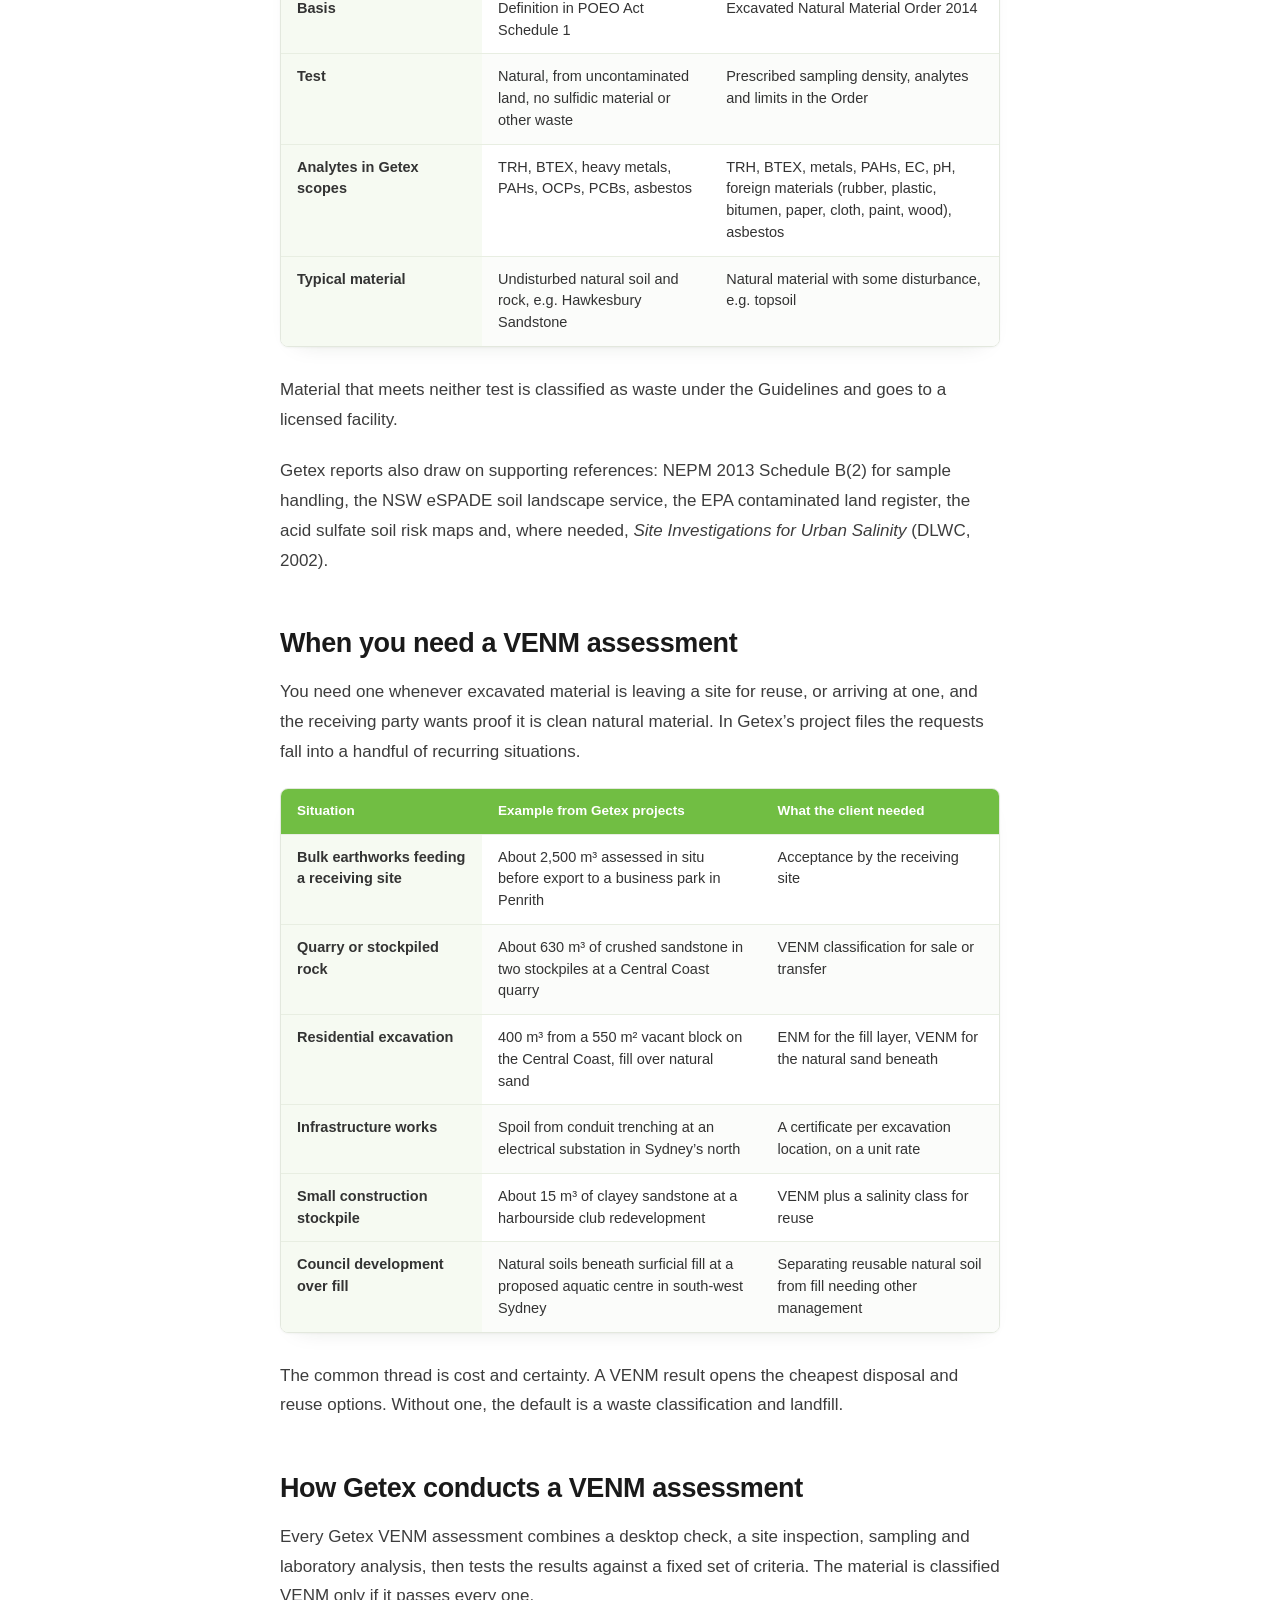
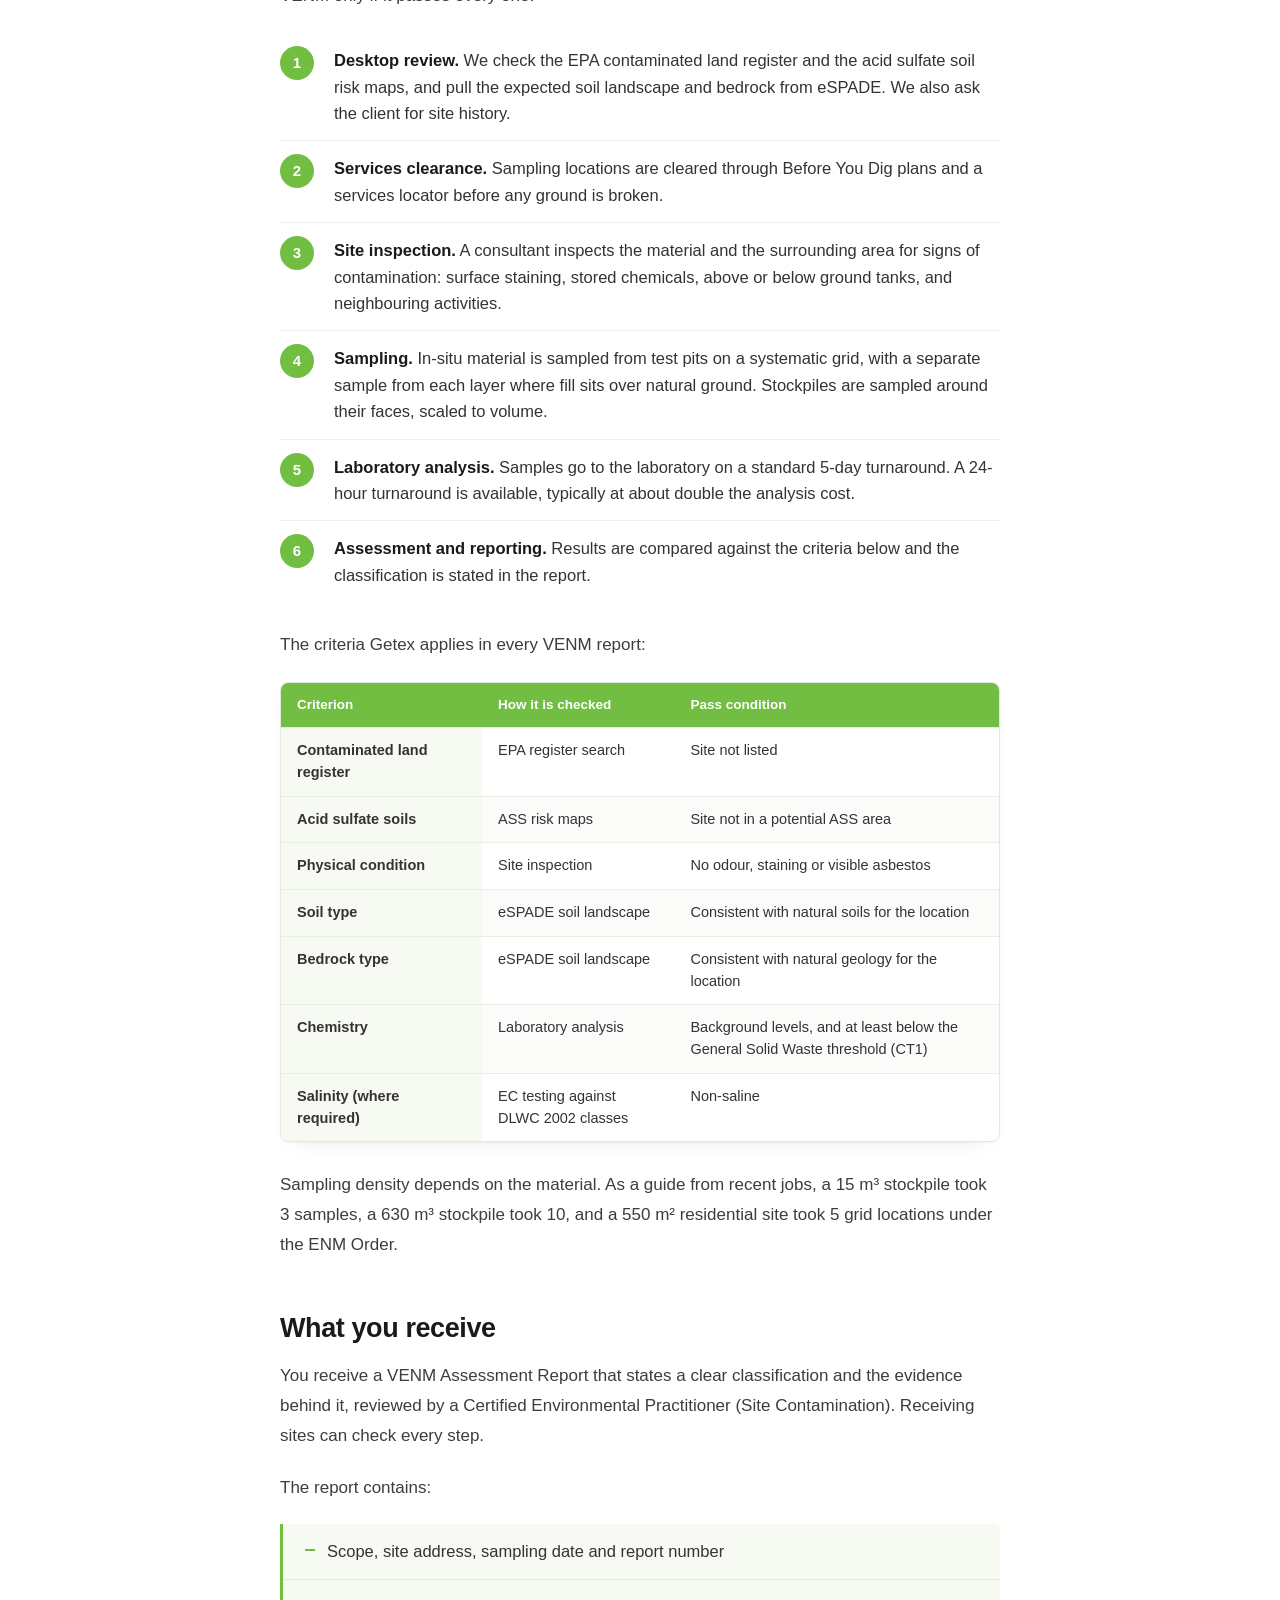
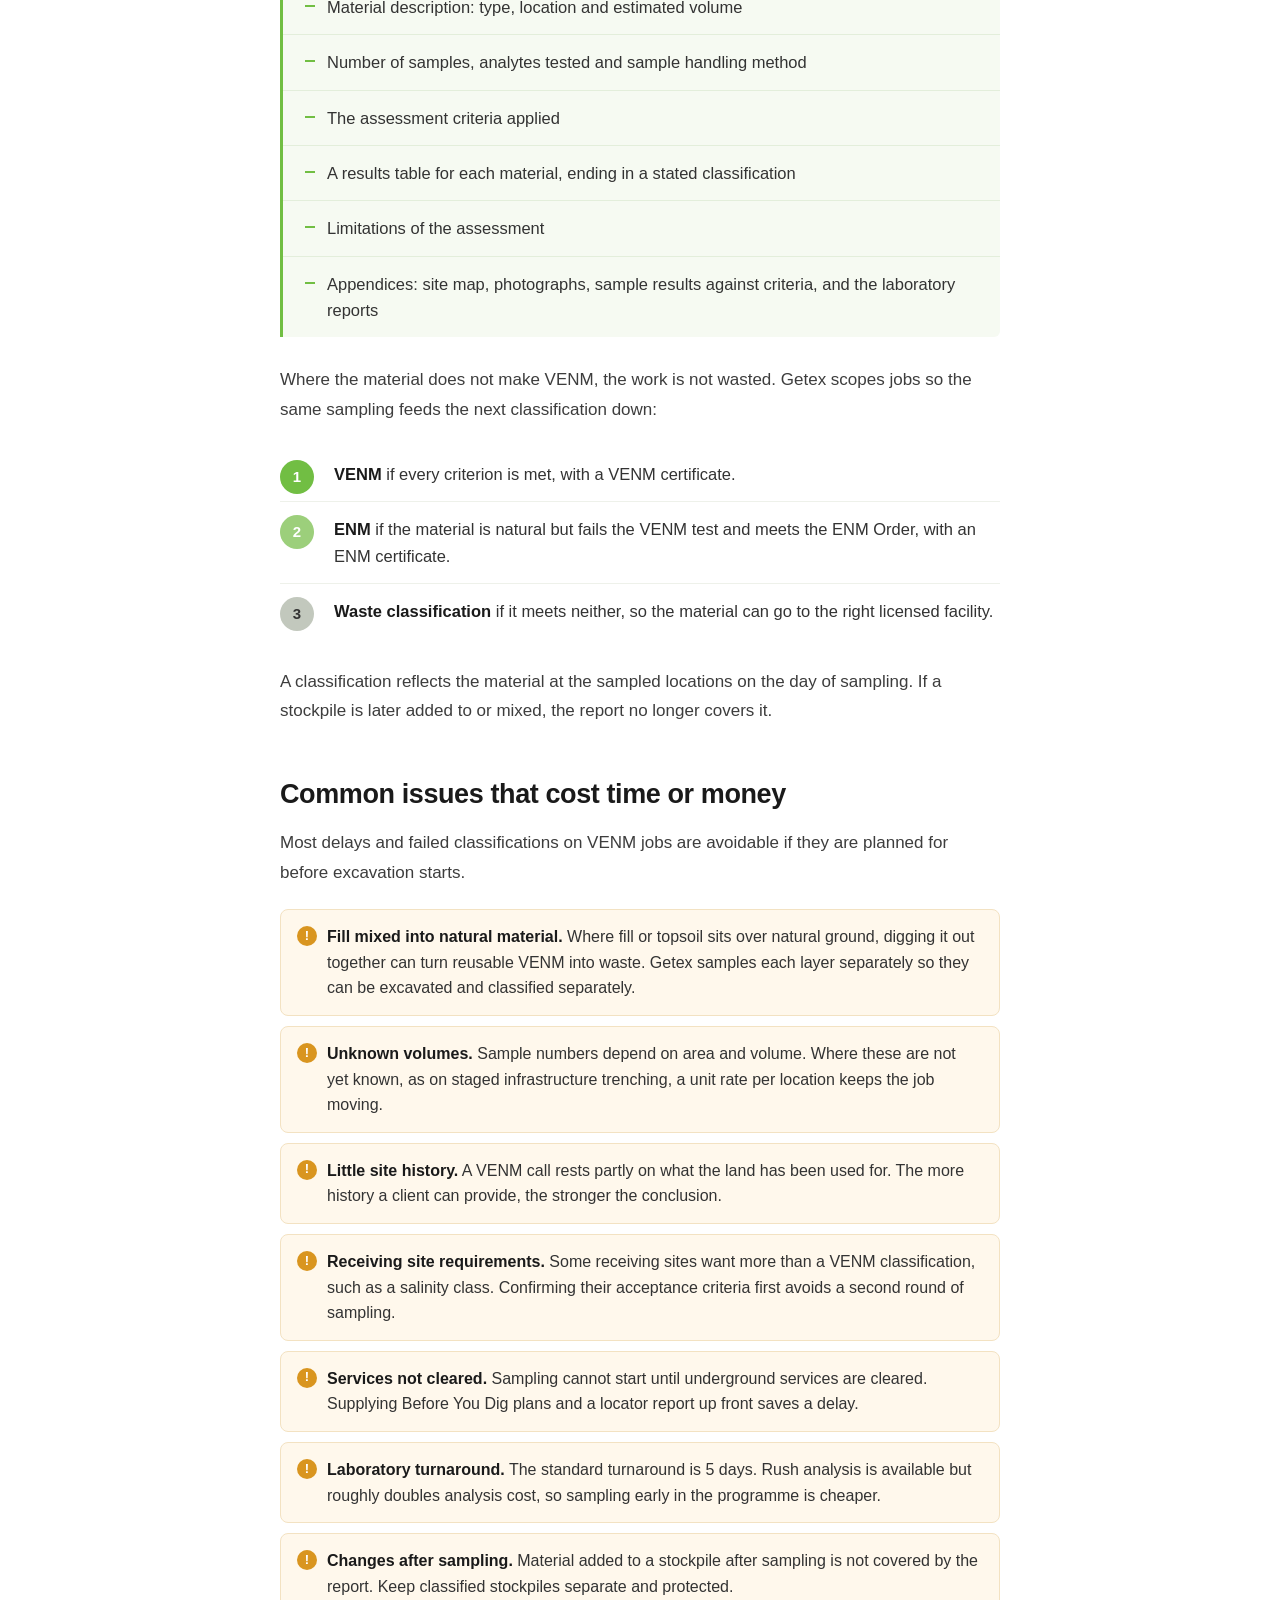
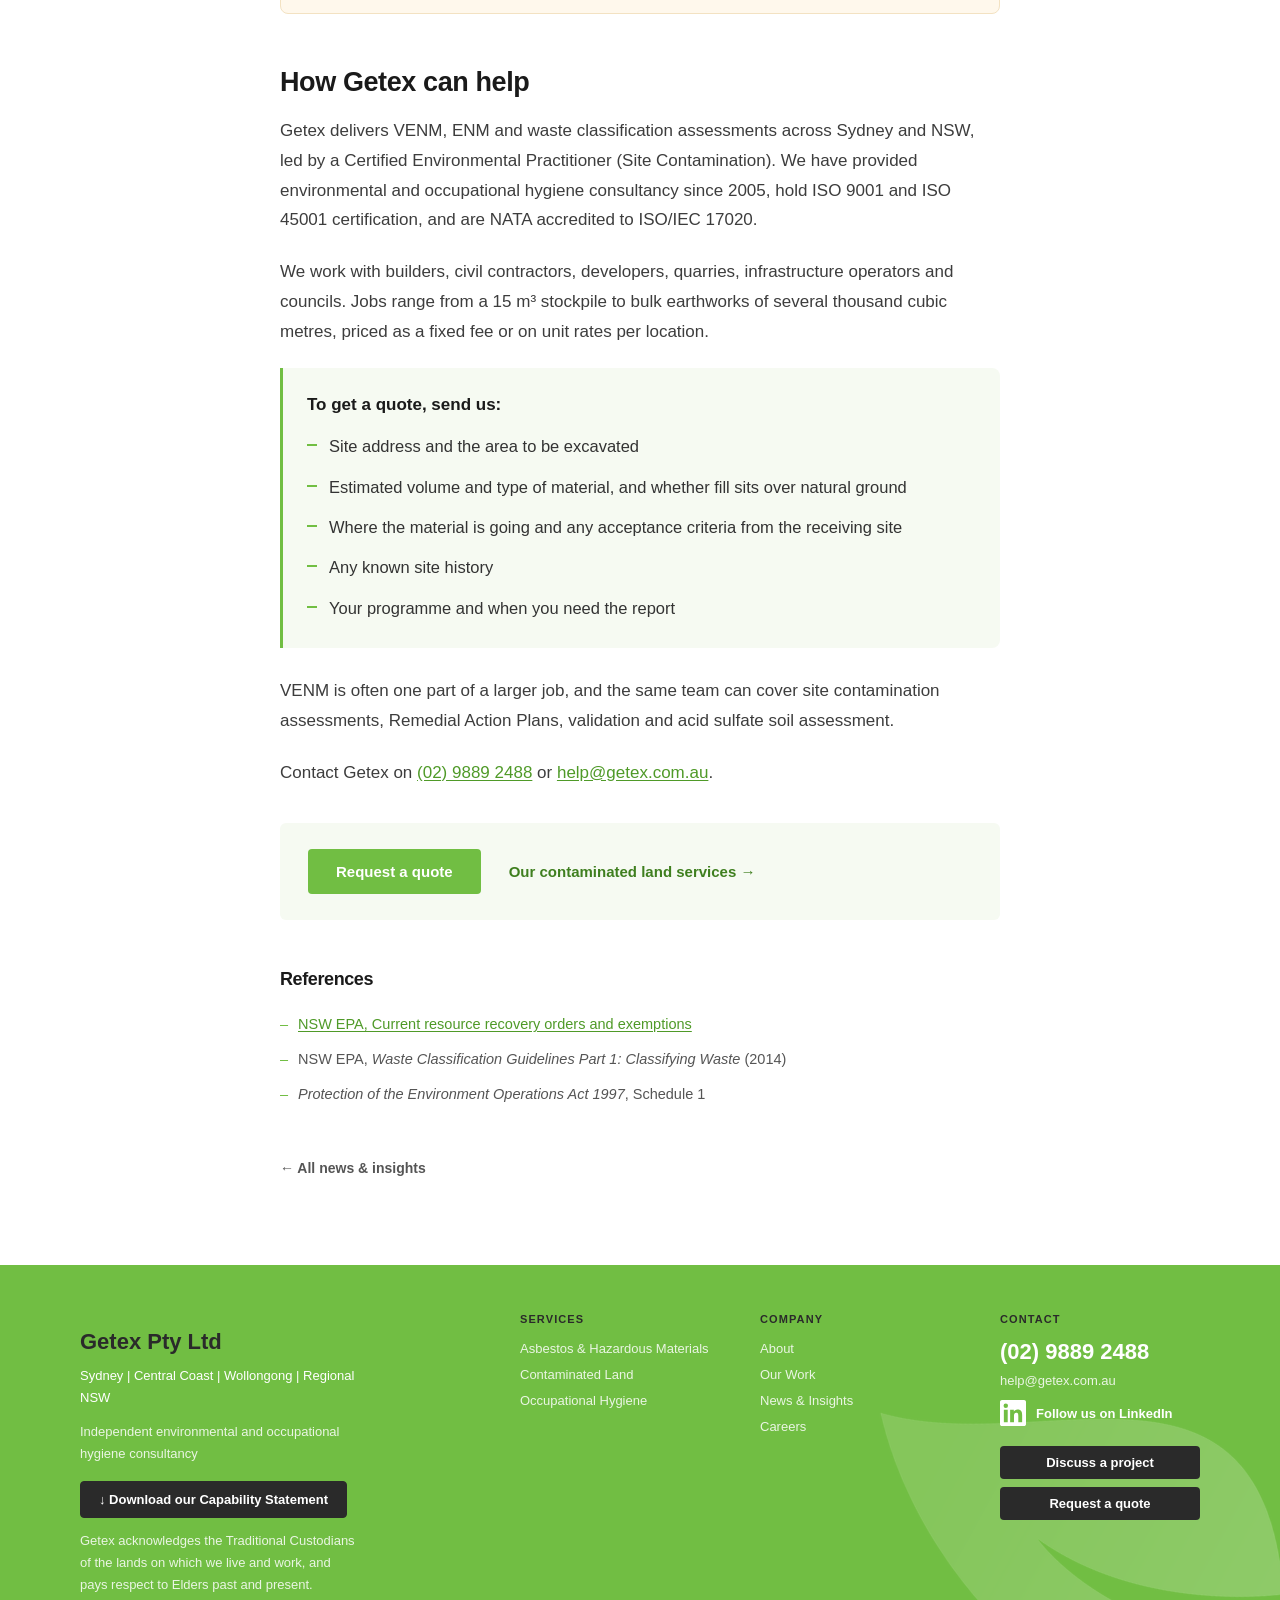
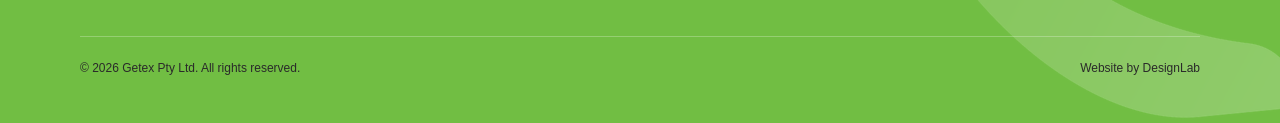
<file: news/venm-assessments/index.html>
<!DOCTYPE html>
<html lang="en-AU">
<head>
<meta charset="UTF-8">
<meta name="viewport" content="width=device-width, initial-scale=1.0">
<title>VENM Assessments: What They Involve | Getex</title>
<meta name="description" content="What a VENM assessment involves in NSW, when you need one, the criteria Getex applies, what the report contains and the common issues that cost time or money.">
<link rel="canonical" href="https://www.getex.com.au/news/venm-assessments/">


<!-- GOOGLE TAG MANAGER (container per SEO Guide v2) -->
<script>(function(w,d,s,l,i){w[l]=w[l]||[];w[l].push({'gtm.start':
new Date().getTime(),event:'gtm.js'});var f=d.getElementsByTagName(s)[0],
j=d.createElement(s),dl=l!='dataLayer'?'&l='+l:'';j.async=true;j.src=
'https://www.googletagmanager.com/gtm.js?id='+i+dl;f.parentNode.insertBefore(j,f);
})(window,document,'script','dataLayer','GTM-NHXZ4Z6D');</script>

<!-- OPEN GRAPH -->
<meta property="og:type" content="article">
<meta property="og:title" content="Conducting VENM Assessments: What They Involve and How Getex Can Help">
<meta property="og:description" content="What a VENM assessment involves in NSW, when you need one, the criteria Getex applies, what the report contains and the common issues that cost time or money.">
<meta property="og:url" content="https://www.getex.com.au/news/venm-assessments/">
<meta property="og:image" content="https://www.getex.com.au/images/venm-excavation.jpg">

<link rel="stylesheet" href="../../css/styles.css">

<!-- LOCALBUSINESS SCHEMA (site-wide, per SEO Guide v2) -->
<script type="application/ld+json">
{
  "@context": "https://schema.org",
  "@type": "ProfessionalService",
  "name": "Getex Pty Ltd",
  "url": "https://www.getex.com.au/",
  "telephone": "+61298892488",
  "email": "help@getex.com.au",
  "foundingDate": "2005",
  "address": {
    "@type": "PostalAddress",
    "streetAddress": "Suite G03, Building 2, Pymble Corporate Centre, 20 Bridge Street",
    "addressLocality": "Pymble",
    "addressRegion": "NSW",
    "postalCode": "2073",
    "addressCountry": "AU"
  },
  "areaServed": ["Sydney", "Central Coast", "Wollongong", "Regional NSW"]
}
</script>

<!-- BREADCRUMB SCHEMA: Home > News & Insights > Article -->
<script type="application/ld+json">
{
  "@context": "https://schema.org",
  "@type": "BreadcrumbList",
  "itemListElement": [
    { "@type": "ListItem", "position": 1, "name": "Home", "item": "https://www.getex.com.au/" },
    { "@type": "ListItem", "position": 2, "name": "News & Insights", "item": "https://www.getex.com.au/news/" },
    { "@type": "ListItem", "position": 3, "name": "Conducting VENM Assessments: What They Involve and How Getex Can Help", "item": "https://www.getex.com.au/news/venm-assessments/" }
  ]
}
</script>

<!-- ARTICLE SCHEMA -->
<script type="application/ld+json">
{
  "@context": "https://schema.org",
  "@type": "Article",
  "headline": "Conducting VENM Assessments: What They Involve and How Getex Can Help",
  "description": "What a VENM assessment involves in NSW, when you need one, the criteria Getex applies, what the report contains and the common issues that cost time or money.",
  "image": "https://www.getex.com.au/images/venm-excavation.jpg",
  "datePublished": "2026-10-27",
  "mainEntityOfPage": "https://www.getex.com.au/news/venm-assessments/",
  "articleSection": "Contaminated Land",
  "author": { "@type": "Person", "name": "Justin Thompson-Laing", "jobTitle": "Principal", "worksFor": { "@type": "Organization", "name": "Getex Pty Ltd" } },
  "publisher": { "@type": "Organization", "name": "Getex Pty Ltd", "logo": { "@type": "ImageObject", "url": "https://www.getex.com.au/images/getex-logo.png" } }
}
</script>
</head>
<body>

<!-- GTM (noscript) -->
<noscript><iframe src="https://www.googletagmanager.com/ns.html?id=GTM-NHXZ4Z6D"
height="0" width="0" style="display:none;visibility:hidden"></iframe></noscript>

<!-- ===== NAV (reused from index.html) ===== -->
<nav>
  <div class="logo-area">
    <a href="../../index.html"><img src="../../images/getex-logo.png" alt="Getex" style="height:66px;width:auto;display:block;"></a>
  </div>
  <ul>
    <li class="nav-services">
      <a href="../../services/">Services <span class="nav-caret" aria-hidden="true">&#9662;</span></a>
      <div class="dropdown">
        <div class="dropdown-section">
          <a class="dropdown-section-title dropdown-section-link" href="../../services/">All services</a>
        </div>
        <hr class="dropdown-divider">
        <div class="dropdown-section">
          <div class="dropdown-section-title">Asbestos &amp; Hazardous Materials</div>
          <a class="dropdown-item" href="../../services/#asbestos-surveys">Asbestos surveys and registers</a>
          <a class="dropdown-item" href="../../services/#licensed-asbestos-assessor">Licensed Asbestos Assessor services</a>
          <a class="dropdown-item" href="../../services/#asbestos-air-monitoring">Air monitoring and clearance</a>
          <a class="dropdown-item" href="../../services/#hazardous-materials-surveys">Hazardous materials surveys</a>
          <a class="dropdown-item" href="../../services/#asbestos-in-soil">Asbestos in soil</a>
        </div>
        <hr class="dropdown-divider">
        <div class="dropdown-section">
          <div class="dropdown-section-title">Contaminated Land</div>
          <a class="dropdown-item" href="../../services/#site-investigations">Preliminary and Detailed Site Investigations (PSI/DSI)</a>
          <a class="dropdown-item" href="../../services/#site-contamination-assessments">Site contamination assessments</a>
          <a class="dropdown-item" href="../../services/#waste-classification">Waste classification</a>
          <a class="dropdown-item" href="../../services/#remedial-action-plans">Remedial Action Plans</a>
          <a class="dropdown-item" href="../../services/#site-validation">Site validation and management plans</a>
        </div>
        <hr class="dropdown-divider">
        <div class="dropdown-section">
          <div class="dropdown-section-title">Occupational Hygiene</div>
          <a class="dropdown-item" href="../../services/#exposure-monitoring">Occupational exposure monitoring</a>
          <a class="dropdown-item" href="../../services/#silica-dust-monitoring">Silica dust monitoring</a>
          <a class="dropdown-item" href="../../services/#air-quality-assessments">Air quality assessments</a>
          <a class="dropdown-item" href="../../services/#mould-investigations">Mould investigations</a>
          <a class="dropdown-item" href="../../services/#noise-assessment">Noise assessment</a>
          <a class="dropdown-item" href="../../services/#lighting-assessment">Lighting assessment</a>
        </div>
        <hr class="dropdown-divider">
        <div class="dropdown-section">
          <a class="dropdown-section-title dropdown-section-link" href="../../services/#training">Training</a>
        </div>
      </div>
    </li>
    <li><a href="../../sectors/">Our Work</a></li>
    <li><a href="../">News &amp; Insights</a></li>
    <li><a href="../../about/">About</a></li>
    <li><a href="../../contact/">Contact</a></li>
  </ul>
  <button type="button" class="nav-search-btn" aria-label="Search the site" aria-controls="site-search" aria-expanded="false">
    <svg viewBox="0 0 24 24" aria-hidden="true"><circle cx="11" cy="11" r="7"/><path d="m20 20-3.5-3.5"/></svg>
  </button>
  <a href="../../contact/" class="nav-cta">Discuss a project</a>
</nav>

<!-- ===== PAGE HERO =====
     Copy verbatim from "Conducting VENM Assessments: What They Involve and How
     Getex Can Help" (Justin Thompson-Laing, 27 Oct 2026). Header photo reuses
     the VENM page image until a dedicated one is supplied. -->
<header class="page-hero article-hero venm-article-hero">
  <img class="page-hero-img" src="../../images/venm-excavation.jpg" alt="Getex consultant sampling excavated soil beside a spoil stockpile and excavator">
  <div class="page-hero-overlay"></div>
  <div class="page-hero-content">
    <nav class="breadcrumb" aria-label="Breadcrumb">
      <a href="../../index.html">Home</a> <span aria-hidden="true">/</span>
      <a href="../">News &amp; Insights</a> <span aria-hidden="true">/</span>
      <span aria-current="page">VENM assessments</span>
    </nav>
    <div class="section-label">Contaminated Land</div>
    <h1>Conducting VENM Assessments: What They Involve and How Getex Can Help</h1>
    <p class="article-meta"><time datetime="2026-10-27">27 October 2026</time> <span aria-hidden="true">&middot;</span> Justin Thompson-Laing <span aria-hidden="true">&middot;</span> 7 min read</p>
  </div>
</header>

<!-- ===== ARTICLE ===== -->
<article class="article">
  <div class="article-body">
    <h2 class="article-h2-first">Why VENM matters</h2>
    <p class="article-lede">A VENM assessment confirms that excavated soil or rock is natural, uncontaminated and fit to move off site or be reused without being treated as a contaminated waste. Getting that call right is often the difference between sending material to a receiving site at low cost and paying landfill rates for General Solid Waste or worse.</p>
    <p>Virgin Excavated Natural Material (VENM) is the cleanest classification available for excavated material in NSW. It covers natural clay, gravel, sand, soil and rock fines dug or quarried from land that has not been contaminated by industrial, commercial, mining or agricultural activity, and that contains no sulfidic ores or soils and no other waste.</p>
    <p>Because VENM can be accepted by quarries, fill sites and development projects that will not take anything else, a defensible VENM report is a commercial document as much as a technical one. Receiving sites rely on it, and so do regulators if the material is ever questioned.</p>

    <h2>The regulatory framework</h2>
    <p>VENM is defined in Schedule 1 of the <em>Protection of the Environment Operations Act 1997</em> and applied through the NSW EPA <em>Waste Classification Guidelines Part 1: Classifying Waste</em> (2014). That definition is the test every Getex VENM report is written against.</p>
    <p>Material that is natural but does not meet the VENM definition may still be reusable as Excavated Natural Material (ENM). ENM is governed by a resource recovery order, <em>The Excavated Natural Material Order 2014</em>, made under the POEO (Waste) Regulation 2014. The EPA still lists that order, dated 21 November 2014, as current (<a class="inline-link" href="https://www.epa.nsw.gov.au/Your-environment/Recycling-and-reuse/resource-recovery-framework/current-orders-and-exemptions" target="_blank" rel="noopener">NSW EPA</a>).</p>
    <p>The two classifications work differently in practice:</p>
    <div class="article-table-wrap article-table-wrap--compare" role="region" aria-label="VENM and ENM compared" tabindex="0">
      <table class="article-table">
        <caption class="visually-hidden">VENM and ENM compared</caption>
        <thead><tr><th scope="col"></th><th scope="col">VENM</th><th scope="col">ENM</th></tr></thead>
        <tbody>
          <tr><th scope="row">Basis</th><td>Definition in POEO Act Schedule 1</td><td>Excavated Natural Material Order 2014</td></tr>
          <tr><th scope="row">Test</th><td>Natural, from uncontaminated land, no sulfidic material or other waste</td><td>Prescribed sampling density, analytes and limits in the Order</td></tr>
          <tr><th scope="row">Analytes in Getex scopes</th><td>TRH, BTEX, heavy metals, PAHs, OCPs, PCBs, asbestos</td><td>TRH, BTEX, metals, PAHs, EC, pH, foreign materials (rubber, plastic, bitumen, paper, cloth, paint, wood), asbestos</td></tr>
          <tr><th scope="row">Typical material</th><td>Undisturbed natural soil and rock, e.g. Hawkesbury Sandstone</td><td>Natural material with some disturbance, e.g. topsoil</td></tr>
        </tbody>
      </table>
    </div>
    <p class="article-table-hint" aria-hidden="true">Swipe the table to see more &rarr;</p>
    <p>Material that meets neither test is classified as waste under the Guidelines and goes to a licensed facility.</p>
    <p>Getex reports also draw on supporting references: NEPM 2013 Schedule B(2) for sample handling, the NSW eSPADE soil landscape service, the EPA contaminated land register, the acid sulfate soil risk maps and, where needed, <em>Site Investigations for Urban Salinity</em> (DLWC, 2002).</p>

    <h2>When you need a VENM assessment</h2>
    <p>You need one whenever excavated material is leaving a site for reuse, or arriving at one, and the receiving party wants proof it is clean natural material. In Getex&#8217;s project files the requests fall into a handful of recurring situations.</p>
    <div class="article-table-wrap" role="region" aria-label="When you need a VENM assessment: examples from Getex projects" tabindex="0">
      <table class="article-table">
        <caption class="visually-hidden">When you need a VENM assessment: examples from Getex projects</caption>
        <thead><tr><th scope="col">Situation</th><th scope="col">Example from Getex projects</th><th scope="col">What the client needed</th></tr></thead>
        <tbody>
          <tr><th scope="row">Bulk earthworks feeding a receiving site</th><td>About 2,500 m³ assessed in situ before export to a business park in Penrith</td><td>Acceptance by the receiving site</td></tr>
          <tr><th scope="row">Quarry or stockpiled rock</th><td>About 630 m³ of crushed sandstone in two stockpiles at a Central Coast quarry</td><td>VENM classification for sale or transfer</td></tr>
          <tr><th scope="row">Residential excavation</th><td>400 m³ from a 550 m² vacant block on the Central Coast, fill over natural sand</td><td>ENM for the fill layer, VENM for the natural sand beneath</td></tr>
          <tr><th scope="row">Infrastructure works</th><td>Spoil from conduit trenching at an electrical substation in Sydney&#8217;s north</td><td>A certificate per excavation location, on a unit rate</td></tr>
          <tr><th scope="row">Small construction stockpile</th><td>About 15 m³ of clayey sandstone at a harbourside club redevelopment</td><td>VENM plus a salinity class for reuse</td></tr>
          <tr><th scope="row">Council development over fill</th><td>Natural soils beneath surficial fill at a proposed aquatic centre in south-west Sydney</td><td>Separating reusable natural soil from fill needing other management</td></tr>
        </tbody>
      </table>
    </div>
    <p class="article-table-hint" aria-hidden="true">Swipe the table to see more &rarr;</p>
    <p>The common thread is cost and certainty. A VENM result opens the cheapest disposal and reuse options. Without one, the default is a waste classification and landfill.</p>

    <h2>How Getex conducts a VENM assessment</h2>
    <p>Every Getex VENM assessment combines a desktop check, a site inspection, sampling and laboratory analysis, then tests the results against a fixed set of criteria. The material is classified VENM only if it passes every one.</p>
    <ol class="article-steps">
      <li><strong>Desktop review.</strong> We check the EPA contaminated land register and the acid sulfate soil risk maps, and pull the expected soil landscape and bedrock from eSPADE. We also ask the client for site history.</li>
      <li><strong>Services clearance.</strong> Sampling locations are cleared through Before You Dig plans and a services locator before any ground is broken.</li>
      <li><strong>Site inspection.</strong> A consultant inspects the material and the surrounding area for signs of contamination: surface staining, stored chemicals, above or below ground tanks, and neighbouring activities.</li>
      <li><strong>Sampling.</strong> In-situ material is sampled from test pits on a systematic grid, with a separate sample from each layer where fill sits over natural ground. Stockpiles are sampled around their faces, scaled to volume.</li>
      <li><strong>Laboratory analysis.</strong> Samples go to the laboratory on a standard 5-day turnaround. A 24-hour turnaround is available, typically at about double the analysis cost.</li>
      <li><strong>Assessment and reporting.</strong> Results are compared against the criteria below and the classification is stated in the report.</li>
    </ol>
    <p>The criteria Getex applies in every VENM report:</p>
    <div class="article-table-wrap" role="region" aria-label="The criteria Getex applies in every VENM report" tabindex="0">
      <table class="article-table">
        <caption class="visually-hidden">The criteria Getex applies in every VENM report</caption>
        <thead><tr><th scope="col">Criterion</th><th scope="col">How it is checked</th><th scope="col">Pass condition</th></tr></thead>
        <tbody>
          <tr><th scope="row">Contaminated land register</th><td>EPA register search</td><td>Site not listed</td></tr>
          <tr><th scope="row">Acid sulfate soils</th><td>ASS risk maps</td><td>Site not in a potential ASS area</td></tr>
          <tr><th scope="row">Physical condition</th><td>Site inspection</td><td>No odour, staining or visible asbestos</td></tr>
          <tr><th scope="row">Soil type</th><td>eSPADE soil landscape</td><td>Consistent with natural soils for the location</td></tr>
          <tr><th scope="row">Bedrock type</th><td>eSPADE soil landscape</td><td>Consistent with natural geology for the location</td></tr>
          <tr><th scope="row">Chemistry</th><td>Laboratory analysis</td><td>Background levels, and at least below the General Solid Waste threshold (CT1)</td></tr>
          <tr><th scope="row">Salinity (where required)</th><td>EC testing against DLWC 2002 classes</td><td>Non-saline</td></tr>
        </tbody>
      </table>
    </div>
    <p class="article-table-hint" aria-hidden="true">Swipe the table to see more &rarr;</p>
    <p>Sampling density depends on the material. As a guide from recent jobs, a 15 m³ stockpile took 3 samples, a 630 m³ stockpile took 10, and a 550 m² residential site took 5 grid locations under the ENM Order.</p>

    <h2>What you receive</h2>
    <p>You receive a VENM Assessment Report that states a clear classification and the evidence behind it, reviewed by a Certified Environmental Practitioner (Site Contamination). Receiving sites can check every step.</p>
    <p>The report contains:</p>
    <ul class="article-list">
      <li>Scope, site address, sampling date and report number</li>
      <li>Material description: type, location and estimated volume</li>
      <li>Number of samples, analytes tested and sample handling method</li>
      <li>The assessment criteria applied</li>
      <li>A results table for each material, ending in a stated classification</li>
      <li>Limitations of the assessment</li>
      <li>Appendices: site map, photographs, sample results against criteria, and the laboratory reports</li>
    </ul>
    <p>Where the material does not make VENM, the work is not wasted. Getex scopes jobs so the same sampling feeds the next classification down:</p>
    <ol class="article-cascade">
      <li><strong>VENM</strong> if every criterion is met, with a VENM certificate.</li>
      <li><strong>ENM</strong> if the material is natural but fails the VENM test and meets the ENM Order, with an ENM certificate.</li>
      <li><strong>Waste classification</strong> if it meets neither, so the material can go to the right licensed facility.</li>
    </ol>
    <p>A classification reflects the material at the sampled locations on the day of sampling. If a stockpile is later added to or mixed, the report no longer covers it.</p>

    <h2>Common issues that cost time or money</h2>
    <p>Most delays and failed classifications on VENM jobs are avoidable if they are planned for before excavation starts.</p>
    <ul class="article-issues">
      <li><strong>Fill mixed into natural material.</strong> Where fill or topsoil sits over natural ground, digging it out together can turn reusable VENM into waste. Getex samples each layer separately so they can be excavated and classified separately.</li>
      <li><strong>Unknown volumes.</strong> Sample numbers depend on area and volume. Where these are not yet known, as on staged infrastructure trenching, a unit rate per location keeps the job moving.</li>
      <li><strong>Little site history.</strong> A VENM call rests partly on what the land has been used for. The more history a client can provide, the stronger the conclusion.</li>
      <li><strong>Receiving site requirements.</strong> Some receiving sites want more than a VENM classification, such as a salinity class. Confirming their acceptance criteria first avoids a second round of sampling.</li>
      <li><strong>Services not cleared.</strong> Sampling cannot start until underground services are cleared. Supplying Before You Dig plans and a locator report up front saves a delay.</li>
      <li><strong>Laboratory turnaround.</strong> The standard turnaround is 5 days. Rush analysis is available but roughly doubles analysis cost, so sampling early in the programme is cheaper.</li>
      <li><strong>Changes after sampling.</strong> Material added to a stockpile after sampling is not covered by the report. Keep classified stockpiles separate and protected.</li>
    </ul>

    <h2>How Getex can help</h2>
    <p>Getex delivers VENM, ENM and waste classification assessments across Sydney and NSW, led by a Certified Environmental Practitioner (Site Contamination). We have provided environmental and occupational hygiene consultancy since 2005, hold ISO 9001 and ISO 45001 certification, and are NATA accredited to ISO/IEC 17020.</p>
    <p>We work with builders, civil contractors, developers, quarries, infrastructure operators and councils. Jobs range from a 15 m³ stockpile to bulk earthworks of several thousand cubic metres, priced as a fixed fee or on unit rates per location.</p>
    <div class="article-quote-box">
      <p class="article-quote-title">To get a quote, send us:</p>
      <ul class="article-list article-list--plain">
        <li>Site address and the area to be excavated</li>
        <li>Estimated volume and type of material, and whether fill sits over natural ground</li>
        <li>Where the material is going and any acceptance criteria from the receiving site</li>
        <li>Any known site history</li>
        <li>Your programme and when you need the report</li>
      </ul>
    </div>
    <p>VENM is often one part of a larger job, and the same team can cover site contamination assessments, Remedial Action Plans, validation and acid sulfate soil assessment.</p>
    <p>Contact Getex on <a class="inline-link" href="tel:+61298892488">(02) 9889 2488</a> or <a class="inline-link" href="mailto:help@getex.com.au">help@getex.com.au</a>.</p>

    <div class="article-cta">
      <a class="btn-primary" href="../../contact/">Request a quote</a>
      <a class="article-cta-link" href="../../services/#contaminated-land">Our contaminated land services &rarr;</a>
    </div>

    <h2 class="article-refs-title">References</h2>
    <ul class="article-refs">
      <li><a class="inline-link" href="https://www.epa.nsw.gov.au/Your-environment/Recycling-and-reuse/resource-recovery-framework/current-orders-and-exemptions" target="_blank" rel="noopener">NSW EPA, Current resource recovery orders and exemptions</a></li>
      <li>NSW EPA, <em>Waste Classification Guidelines Part 1: Classifying Waste</em> (2014)</li>
      <li><em>Protection of the Environment Operations Act 1997</em>, Schedule 1</li>
    </ul>

    <a class="article-back" href="../">&larr; All news &amp; insights</a>
  </div>
</article>

<!-- ===== FOOTER (reused from index.html — Hero B, with leaf motif) ===== -->
<footer>
  <img src="../../images/leaf-motif.png" alt="" style="position:absolute;bottom:-80px;right:-60px;width:520px;height:auto;opacity:0.25;pointer-events:none;transform:rotate(-8deg);z-index:0;">
  <div class="footer-inner" style="position:relative;z-index:1;">
    <div class="footer-brand">
      <p style="margin-top:10px;"><strong style="color:#2a2a2a;font-weight:700;font-size:22px;">Getex Pty Ltd</strong></p>
      <p style="margin-top:4px;font-size:13px;color:#fff;">Sydney | Central Coast | Wollongong | Regional NSW</p>
      <p style="margin-top:12px;font-size:13px;color:rgba(255,255,255,0.85);">Independent environmental and occupational hygiene consultancy</p>
      <a href="../../downloads/Getex-Capability-Statement-2026.pdf" target="_blank" rel="noopener" aria-label="Download our Capability Statement (PDF, 2.7 MB)" style="display:inline-block;margin-top:16px;background:#2a2a2a;border:1px solid #2a2a2a;color:#fff;font-size:13px;font-weight:600;padding:10px 18px;border-radius:4px;text-decoration:none;">&#8595; Download our Capability Statement</a>
      <p style="margin-top:12px;font-size:13px;color:rgba(255,255,255,0.85);">Getex acknowledges the Traditional Custodians of the lands on which we live and work, and pays respect to Elders past and present.</p>
    </div>
    <div>
      <h5>Services</h5>
      <ul>
        <li><a href="../../services/#asbestos">Asbestos &amp; Hazardous Materials</a></li>
        <li><a href="../../services/#contaminated-land">Contaminated Land</a></li>
        <li><a href="../../services/#occupational-hygiene">Occupational Hygiene</a></li>
      </ul>
    </div>
    <div>
      <h5>Company</h5>
      <ul>
        <li><a href="../../about/">About</a></li>
        <li><a href="../../sectors/">Our Work</a></li>
        <li><a href="../../news/">News &amp; Insights</a></li>
        <li><a href="../../about/#careers">Careers</a></li>
      </ul>
    </div>
    <div>
      <h5>Contact</h5>
      <a href="tel:+61298892488" style="display:block;font-size:22px;font-weight:700;color:#fff;text-decoration:none;margin-bottom:8px;">(02) 9889 2488</a>
      <a href="mailto:help@getex.com.au" style="display:block;font-size:13px;color:rgba(255,255,255,0.85);text-decoration:none;margin-bottom:12px;">help@getex.com.au</a>
      <a class="footer-social" href="https://www.linkedin.com/company/getex-pty-ltd-aus/" target="_blank" rel="noopener" aria-label="Getex on LinkedIn (opens in a new tab)">
        <svg viewBox="0 0 24 24" aria-hidden="true"><path d="M20.45 20.45h-3.55v-5.57c0-1.33-.03-3.04-1.85-3.04-1.85 0-2.14 1.45-2.14 2.94v5.67H9.35V9h3.41v1.56h.05c.48-.9 1.64-1.85 3.37-1.85 3.6 0 4.27 2.37 4.27 5.46v6.28zM5.34 7.43a2.06 2.06 0 1 1 0-4.12 2.06 2.06 0 0 1 0 4.12zM7.12 20.45H3.56V9h3.56v11.45zM22.22 0H1.77C.79 0 0 .77 0 1.73v20.54C0 23.23.79 24 1.77 24h20.45c.98 0 1.78-.77 1.78-1.73V1.73C24 .77 23.2 0 22.22 0z"/></svg>
        <span>Follow us on LinkedIn</span>
      </a>
      <div style="display:flex;flex-direction:column;gap:8px;">
        <a href="../../contact/" style="display:inline-block;background:#2a2a2a;color:#fff;font-size:13px;font-weight:600;padding:9px 16px;border-radius:4px;text-decoration:none;text-align:center;">Discuss a project</a>
        <a href="../../contact/" style="display:inline-block;background:#2a2a2a;color:#fff;font-size:13px;font-weight:600;padding:9px 16px;border-radius:4px;text-decoration:none;text-align:center;">Request a quote</a>
      </div>
    </div>
  </div>
  <div class="footer-bottom">
    <p>&copy; 2026 Getex Pty Ltd. All rights reserved.</p>
    <p>Website by DesignLab</p>
  </div>
</footer>

<script src="../../js/nav.js"></script>
<script src="../../js/search-index.js"></script>
<script src="../../js/search.js"></script>
</body>
</html>
</file>
<file: css/styles.css>
* { margin: 0; padding: 0; box-sizing: border-box; }
body { font-family: -apple-system, BlinkMacSystemFont, 'Segoe UI', Arial, sans-serif; background: #f5f5f5; color: #1a1a1a; }

/* NAV */
nav { background: #fff; border-bottom: 1px solid #e5e5e5; padding: 0 48px; display: flex; align-items: center; justify-content: space-between; height: 72px; position: sticky; top: 0; z-index: 100; }
.logo-area { display: flex; align-items: center; gap: 10px; }

nav ul { display: flex; gap: 32px; list-style: none; margin-left: auto; margin-right: 40px; }
nav ul li a { font-size: 14px; color: #444; text-decoration: none; font-weight: 500; }
nav ul li a:hover { color: #71BE43; }
.nav-cta { background: #71BE43; color: #fff; padding: 10px 20px; border-radius: 4px; font-size: 14px; font-weight: 600; text-decoration: none; }
.nav-services { position: relative; }
.nav-services:hover .dropdown { display: block; }
.dropdown { display: none; position: absolute; top: 100%; left: 0; background: #fff; border: 1px solid #e5e5e5; border-radius: 4px; padding: 16px 0; min-width: 340px; box-shadow: 0 8px 24px rgba(0,0,0,0.08); z-index: 200; }
.dropdown-section { padding: 4px 0; }
.dropdown-section-title { font-size: 11px; font-weight: 700; color: #71BE43; text-transform: uppercase; letter-spacing: 0.08em; padding: 8px 20px 4px; }
.dropdown-item { display: block; font-size: 13px; color: #555; padding: 5px 20px 5px 28px; text-decoration: none; }
.dropdown-item:hover { color: #71BE43; background: #f7fdf2; }
.dropdown-divider { border: none; border-top: 1px solid #f0f0f0; margin: 6px 0; }

/* HERO */
.hero { position: relative; height: 580px; overflow: hidden; }
.hero-img { width: 100%; height: 100%; object-fit: cover; object-position: center 55%; }
.hero-overlay { position: absolute; inset: 0; background: linear-gradient(to right, rgba(0,0,0,0.58) 0%, rgba(0,0,0,0.25) 60%, rgba(0,0,0,0) 100%); }
.hero-content { position: absolute; inset: 0; display: flex; flex-direction: column; justify-content: center; padding: 0 80px; max-width: 680px; }
.hero-content h1 { font-size: 40px; font-weight: 700; color: #fff; line-height: 1.2; margin-bottom: 16px; letter-spacing: -0.5px; }
.hero-content p { font-size: 17px; color: rgba(255,255,255,0.88); line-height: 1.6; margin-bottom: 32px; max-width: 480px; }
.hero-buttons { display: flex; gap: 12px; }
.btn-primary { background: #71BE43; color: #fff; padding: 14px 28px; border-radius: 4px; font-size: 15px; font-weight: 600; text-decoration: none; }
.btn-outline { border: 2px solid rgba(255,255,255,0.8); color: #fff; padding: 12px 28px; border-radius: 4px; font-size: 15px; font-weight: 600; text-decoration: none; }

/* SERVICES */
.services-strip { background: #fff; padding: 64px 80px; }
.section-label { font-size: 12px; font-weight: 700; color: #71BE43; text-transform: uppercase; letter-spacing: 0.1em; margin-bottom: 8px; }
.section-title { font-size: 30px; font-weight: 700; color: #1a1a1a; margin-bottom: 8px; }
.section-sub { font-size: 16px; color: #666; margin-bottom: 48px; max-width: 560px; line-height: 1.6; }
.services-grid { display: grid; grid-template-columns: repeat(3, 1fr); gap: 24px; }
.service-card { border: 1px solid #e8e8e8; border-radius: 6px; padding: 32px 28px; position: relative; overflow: hidden; transition: border-color 0.2s; }
.service-card:hover { border-color: #71BE43; }
.service-card::before { content: ''; position: absolute; top: 0; left: 0; right: 0; height: 3px; background: #71BE43; }
.service-icon { width: 40px; height: 40px; background: #f0fae6; border-radius: 6px; display: flex; align-items: center; justify-content: center; margin-bottom: 16px; }
.service-icon span { font-size: 20px; }
.service-card h3 { font-size: 18px; font-weight: 700; color: #1a1a1a; margin-bottom: 10px; }
.service-card p { font-size: 14px; color: #666; line-height: 1.65; margin-bottom: 20px; }
.service-list { list-style: none; padding: 0; }
.service-list li { font-size: 13px; color: #555; padding: 4px 0; padding-left: 14px; position: relative; }
.service-list li::before { content: '–'; position: absolute; left: 0; color: #71BE43; }
.asbestos-list li::before { color: #fff; }
.contaminated-list li::before { color: #fff; }
.occupational-list li::before { color: #fff; }
.service-link { display: inline-flex; align-items: center; gap: 4px; font-size: 13px; font-weight: 600; color: #71BE43; text-decoration: none; margin-top: 20px; }

/* SECTORS */
.sectors { background: #f7f7f5; padding: 64px 80px; }
.sectors-inner { display: grid; grid-template-columns: 1fr 1fr; gap: 64px; align-items: start; }
.sectors-left h2 { font-size: 30px; font-weight: 700; color: #1a1a1a; margin-bottom: 12px; }
.sectors-left p { font-size: 16px; color: #666; line-height: 1.65; margin-bottom: 32px; }
.sector-tags { display: flex; flex-direction: column; gap: 10px; }
.sector-tag { display: flex; align-items: center; gap: 12px; font-size: 15px; font-weight: 500; color: #333; padding: 14px 16px; background: #fff; border-radius: 4px; border: 1px solid #e8e8e8; }
.sector-tag span.dot { width: 8px; height: 8px; border-radius: 50%; background: #71BE43; flex-shrink: 0; }
.sectors-right { display: grid; grid-template-columns: 1fr 1fr; gap: 12px; }
.sector-photo { border-radius: 6px; overflow: hidden; }
.sector-photo img { width: 100%; height: 200px; object-fit: cover; display: block; }
.sector-photo.tall img { height: 412px; }

/* SELECTED WORK */
.work { background: #fff; padding: 64px 80px; }
.work-grid { display: grid; grid-template-columns: repeat(3, 1fr); gap: 20px; margin-top: 40px; }
.work-card { background: #f7fdf2; border-radius: 6px; padding: 24px; border-left: 3px solid #71BE43; }
.work-card .client { font-size: 15px; font-weight: 800; color: #1a1a1a; margin-bottom: 6px; line-height: 1.3; }
.work-card .client .client-project { display: block; font-size: 13px; font-weight: 600; color: #555; margin-top: 2px; }
.work-card h4 { font-size: 13px; font-weight: 600; color: #71BE43; margin-bottom: 8px; line-height: 1.4; }
.work-card p { font-size: 12.5px; color: #888; line-height: 1.6; font-weight: 400; }

/* ACCREDITATIONS */
.accred { background: #1a1a1a; padding: 48px 80px; display: flex; align-items: center; justify-content: space-between; gap: 40px; }
.accred-left { max-width: 480px; }
.accred-left h3 { font-size: 22px; font-weight: 700; color: #fff; margin-bottom: 8px; }
.accred-left p { font-size: 15px; color: rgba(255,255,255,0.65); line-height: 1.6; }
.accred-badges { display: flex; gap: 20px; align-items: center; flex-wrap: wrap; }
.accred-badge { background: rgba(255,255,255,0.08); border: 1px solid rgba(255,255,255,0.15); border-radius: 6px; padding: 12px 20px; text-align: center; }
.accred-badge .badge-title { font-size: 11px; font-weight: 700; color: #71BE43; text-transform: uppercase; letter-spacing: 0.08em; }
.accred-badge .badge-sub { font-size: 12px; color: rgba(255,255,255,0.85); margin-top: 2px; }

/* FOOTER */
footer { background: #71BE43; padding: 48px 80px; position: relative; overflow: hidden; }
.footer-inner { display: grid; grid-template-columns: 2fr 1fr 1fr 1fr; gap: 40px; }
.footer-brand p { font-size: 13px; color: rgba(255,255,255,0.5); line-height: 1.7; margin-top: 12px; max-width: 280px; }
footer h5 { font-size: 11px; font-weight: 700; color: #2a2a2a; text-transform: uppercase; letter-spacing: 0.1em; margin-bottom: 14px; }
footer ul { list-style: none; }
footer ul li { margin-bottom: 8px; }
footer ul li a { font-size: 13px; color: rgba(255,255,255,0.85); text-decoration: none; }
.footer-bottom { margin-top: 40px; padding-top: 24px; border-top: 1px solid rgba(255,255,255,0.25); display: flex; justify-content: space-between; align-items: center; position: relative; z-index: 1; }
.footer-bottom p { font-size: 12px; color: #2a2a2a; }
/* ============================================================
   INNER PAGE COMPONENTS
   Added for /services/. Reusable across Sectors, About, Contact
   and the VENM page. Uses the existing tokens only.
   ============================================================ */

/* PAGE HEADER — inner-page replacement for the homepage photo hero */
.page-header { background: #fff; padding: 56px 80px 64px; border-bottom: 1px solid #e8e8e8; }

/* Scoped reset — the global `nav {}` rule would otherwise make this a
   sticky 72px flex bar with a border. */
nav.breadcrumb { display: block; position: static; height: auto; padding: 0;
  background: none; border-bottom: none; z-index: auto; font-size: 13px;
  color: #888; margin-bottom: 24px; }
.breadcrumb a { color: #666; text-decoration: none; }
.breadcrumb a:hover { color: #71BE43; }
.breadcrumb span[aria-hidden] { margin: 0 6px; color: #ccc; }
.page-header h1 { font-size: 40px; font-weight: 700; color: #1a1a1a; line-height: 1.2; letter-spacing: -0.5px; max-width: 780px; margin-bottom: 20px; }
.page-header-intro { font-size: 17px; color: #666; line-height: 1.65; max-width: 620px; }

/* SERVICE DETAIL — one block per service; duplicate and swap content */
.service-detail { background: #fff; padding: 64px 80px; }
.service-detail.alt { background: #f7f7f5; }
.service-detail-head { max-width: 720px; margin-bottom: 40px; }
.service-detail-head h2 { font-size: 30px; font-weight: 700; color: #1a1a1a; margin-bottom: 12px; }
.service-detail-head p { font-size: 16px; color: #666; line-height: 1.65; }
.service-detail-body { display: grid; grid-template-columns: 1.6fr 1fr; gap: 48px; align-items: start; }
.service-detail-body--single { grid-template-columns: 1fr; max-width: 720px; }
.service-detail-core h3,
.service-detail-applied h3 { font-size: 11px; font-weight: 700; color: #71BE43; text-transform: uppercase; letter-spacing: 0.1em; margin-bottom: 16px; }
.service-detail-core .service-list li { font-size: 14.5px; color: #444; padding: 7px 0 7px 18px; line-height: 1.5; }
.service-detail-core .service-list li::before { content: '–'; color: #71BE43; }
/* Dropdown items link to individual bullets: clear the sticky header and flag the bullet */
.service-detail-core .service-list li[id], .service-detail[id] { scroll-margin-top: 110px; }
.service-detail-core .service-list li:target { animation: bullet-flag 2.6s cubic-bezier(0.2,0.7,0.3,1) 1; border-radius: 4px; }
@keyframes bullet-flag { 0%, 45% { background: rgba(113,190,67,0.18); box-shadow: 0 0 0 6px rgba(113,190,67,0.18); } 100% { background: rgba(113,190,67,0); box-shadow: 0 0 0 6px rgba(113,190,67,0); } }

/* "Where this is applied" — elevated surface, sits above the section ground */
.service-detail-applied { background: #f7fdf2; border: 1px solid #e2f0d6; border-left: 3px solid #71BE43; border-radius: 6px; padding: 24px 26px; }
.service-detail.alt .service-detail-applied { background: #f7fdf2; border-color: #e2f0d6; border-left-color: #71BE43; }
.service-detail-applied ul { list-style: none; }
.service-detail-applied li { font-size: 14px; color: #555; line-height: 1.55; padding: 7px 0 7px 18px; position: relative; }
.service-detail-applied li::before { content: '–'; position: absolute; left: 0; color: #71BE43; }

.inline-link { color: #4f9a28; text-decoration: underline; text-underline-offset: 2px; }
.inline-link:hover { color: #71BE43; }

/* INTERACTIVE STATES */
a:focus-visible,
button:focus-visible { outline: 2px solid #71BE43; outline-offset: 3px; border-radius: 2px; }
.nav-cta:hover,
.btn-primary:hover { background: #63a83a; }
.nav-cta:active,
.btn-primary:active { background: #588f34; }
.btn-outline:hover { background: rgba(255,255,255,0.12); }
footer ul li a:hover,
.footer-bottom a:hover { color: #fff; text-decoration: underline; }

/* ============================================================
   RESPONSIVE
   The original stylesheet had no media queries — desktop
   rendering above 1024px is unchanged by everything below.
   ============================================================ */

@media (max-width: 1024px) {
  nav { padding: 0 32px; }
  nav ul { gap: 20px; margin-right: 20px; }
  .hero-content,
  .services-strip,
  .sectors,
  .work,
  .accred,
  .page-header,
  .service-detail,
  footer { padding-left: 40px; padding-right: 40px; }
  .services-grid,
  .work-grid { grid-template-columns: repeat(2, 1fr); }
  .sectors-inner { grid-template-columns: 1fr; gap: 40px; }
  .service-detail-body { grid-template-columns: 1fr; gap: 32px; }
  .accred { flex-direction: column; align-items: flex-start; }
  .footer-inner { grid-template-columns: 1fr 1fr; gap: 32px; }
}

@media (max-width: 768px) {
  /* Logo + CTA must fit 320px without forcing the document wider than the
     viewport — the inline height:66px on the logo needs overriding. */
  nav { height: auto; padding: 12px 24px; position: static; gap: 12px; }
  nav .logo-area img { height: 44px !important; }
  nav ul { display: none; }
  .nav-cta { padding: 9px 14px; font-size: 13px; white-space: nowrap; }
  .hero { height: auto; min-height: 460px; }
  .hero-img { position: absolute; inset: 0; }
  .hero-content { position: relative; padding: 64px 24px; max-width: none; }
  .hero-overlay { background: linear-gradient(to right, rgba(0,0,0,0.72) 0%, rgba(0,0,0,0.45) 100%); }
  .hero-content h1 { font-size: 28px; }
  .hero-content p { font-size: 16px; }
  .hero-buttons { flex-wrap: wrap; }
  .services-strip,
  .sectors,
  .work,
  .accred,
  .page-header,
  .service-detail,
  footer { padding-left: 24px; padding-right: 24px; padding-top: 44px; padding-bottom: 44px; }
  .services-grid,
  .work-grid,
  .sectors-right,
  .footer-inner { grid-template-columns: 1fr; }
  .sector-photo img, .sector-photo.tall img { height: auto; }
  .page-header h1 { font-size: 28px; }
  .section-title,
  .sectors-left h2,
  .service-detail-head h2 { font-size: 24px; }
  .footer-bottom { flex-direction: column; align-items: flex-start; gap: 8px; }
  /* Leaf motif (Hero B) — scale down so it doesn't dominate small screens */
  footer > img[src*="leaf-motif"] { width: 300px; bottom: -50px; right: -40px; }
}

/* MOTION */
@media (prefers-reduced-motion: reduce) {
  * { animation-duration: 0.01ms !important; transition-duration: 0.01ms !important; }
}

/* ============================================================
   PAGE HERO — inner-page photo header.
   Mirrors the homepage .hero treatment (cover image, left-weighted
   dark gradient, white type) at a slightly reduced height.
   Reusable across Sectors, About and Contact.
   ============================================================ */
.page-hero { position: relative; height: 580px; overflow: hidden; }
.page-hero-img { width: 100%; height: 100%; object-fit: cover; object-position: center 62%; display: block; }
.page-hero-overlay { position: absolute; inset: 0; background: linear-gradient(to right, rgba(0,0,0,0.58) 0%, rgba(0,0,0,0.25) 60%, rgba(0,0,0,0) 100%); }
.page-hero-content { position: absolute; inset: 0; display: flex; flex-direction: column; justify-content: center; padding: 0 80px; max-width: 760px; }
.page-hero h1 { font-size: 40px; font-weight: 700; color: #fff; line-height: 1.2; letter-spacing: -0.5px; margin-bottom: 16px; }
.page-hero-intro { font-size: 17px; color: rgba(255,255,255,0.88); line-height: 1.6; max-width: 560px; }

/* Breadcrumb sitting over the image — lightened for contrast */
.page-hero nav.breadcrumb { color: rgba(255,255,255,0.7); margin-bottom: 20px; }
.page-hero nav.breadcrumb a { color: rgba(255,255,255,0.85); }
.page-hero nav.breadcrumb a:hover { color: #fff; text-decoration: underline; }
.page-hero nav.breadcrumb span[aria-hidden] { color: rgba(255,255,255,0.45); }
.page-hero .section-label { color: #8fd45f; margin-bottom: 10px; }

@media (max-width: 1024px) {
  .page-hero-content { padding: 0 40px; }
}
@media (max-width: 768px) {
  .page-hero { height: auto; min-height: 400px; }
  .page-hero-img { position: absolute; inset: 0; }
  .page-hero-overlay { background: linear-gradient(to right, rgba(0,0,0,0.74) 0%, rgba(0,0,0,0.48) 100%); }
  .page-hero-content { position: relative; padding: 56px 24px; max-width: none; }
  .page-hero h1 { font-size: 28px; }
  .page-hero-intro { font-size: 16px; }
}

/* ============================================================
   ABOUT PAGE
   Palette and type inherited from the homepage. Team-card
   treatment adapted from the Capability Statement.
   ============================================================ */

/* INTRO */
.about-intro { background: #fff; padding: 64px 80px 56px; }
.about-intro-inner { max-width: 780px; }
.about-intro-inner p { font-size: 19px; color: #444; line-height: 1.7; margin-bottom: 20px; }
.about-intro-inner p:last-child { margin-bottom: 0; }

/* WE REMEMBER YOUR SITES — dark feature band, mirrors homepage .accred ground */
.feature-band { background: #1a1a1a; padding: 64px 80px; position: relative; overflow: hidden; }
.feature-band::before { content: ''; position: absolute; top: 0; left: 0; width: 4px; height: 100%; background: #71BE43; }
.feature-band-inner { max-width: 820px; }
.feature-band-inner h2 { font-size: 30px; font-weight: 700; color: #fff; margin-bottom: 16px; }
.feature-band-inner p { font-size: 17px; color: rgba(255,255,255,0.72); line-height: 1.75; }

/* ACCREDITATIONS */
.accred-detail { background: #f7f7f5; padding: 64px 80px; }
.accred-detail-inner { display: grid; grid-template-columns: 1.3fr 1fr; gap: 56px; align-items: start; }
.accred-list { list-style: none; margin-top: 24px; }
.accred-list li { font-size: 14.5px; color: #444; line-height: 1.55; padding: 12px 0 12px 20px; border-bottom: 1px solid #e4e4e0; position: relative; }
.accred-list li:last-child { border-bottom: none; }
.accred-list li::before { content: '–'; position: absolute; left: 0; color: #71BE43; }
.accred-detail-right { background: #fff; border: 1px solid #e8e8e8; border-left: 3px solid #71BE43; border-radius: 6px; padding: 28px; }
.accred-detail-right h3 { font-size: 11px; font-weight: 700; color: #71BE43; text-transform: uppercase; letter-spacing: 0.1em; margin-bottom: 14px; }
.accred-detail-right p { font-size: 14.5px; color: #555; line-height: 1.7; }
.accred-detail-logos { display: flex; gap: 12px; align-items: center; flex-wrap: wrap; margin-top: 24px; }
.accred-logo-tile { background: #fff; border: 1px solid #ececec; border-radius: 6px; padding: 10px 14px; display: flex; align-items: center; justify-content: center; }
.accred-logo-tile img { height: 72px; width: auto; display: block; }

/* OUR PEOPLE */
.people { background: #fff; padding: 64px 80px; }
.people-group { font-size: 11px; font-weight: 700; color: #71BE43; text-transform: uppercase; letter-spacing: 0.1em; margin: 40px 0 20px; padding-bottom: 10px; border-bottom: 1px solid #ececec; }
/* Two rows of three, every card the same width and height.
   `grid-auto-rows: 1fr` equalises the two row heights. */
.people-grid { display: grid; grid-template-columns: repeat(3, 1fr); gap: 24px; }

/* Person card — green ground with circular headshot, per Capability Statement */
.person-card { display: flex; flex-direction: column; background: #71BE43; border-radius: 8px; padding: 28px 26px 26px; position: relative; overflow: hidden; }
/* 156px = 1.5x the original 104px. Source images are 480px square, so this
   still has 2x retina headroom (needs 312px). */
.person-photo { width: 156px; height: 156px; border-radius: 50%; object-fit: cover; object-position: center 20%; display: block; margin-bottom: 20px; border: 4px solid rgba(255,255,255,0.9); background: #1a1a1a; }
.person-name { font-size: 18px; font-weight: 700; color: #fff; line-height: 1.25; }
.person-role { font-size: 13px; font-weight: 600; color: rgba(255,255,255,0.8); margin-top: 2px; margin-bottom: 16px; }
.person-creds { list-style: none; }
.person-creds li { font-size: 12.5px; color: rgba(255,255,255,0.92); line-height: 1.45; padding: 8px 0; border-bottom: 1px solid rgba(255,255,255,0.22); }
.person-creds li:last-child { border-bottom: none; }
.person-bio { font-size: 13.5px; color: rgba(255,255,255,0.95); line-height: 1.6; margin-top: 16px; }
.person-link { display: inline-block; align-self: flex-start; margin-top: auto; padding-top: 9px;
  background: #2a2a2a; color: #fff; font-size: 12.5px; font-weight: 600; padding: 9px 16px;
  border-radius: 4px; text-decoration: none; }
/* Breathing room above a foot-pinned button when content is short */
.person-bio, .person-creds { margin-bottom: 18px; }
.person-link:hover { background: #1a1a1a; }

/* CAREERS */
.careers { background: #f7f7f5; padding: 64px 80px; }
.careers-inner { display: grid; grid-template-columns: 1.4fr 1fr; gap: 56px; align-items: start; }
.careers-left p { font-size: 16px; color: #555; line-height: 1.7; margin-bottom: 16px; max-width: 620px; }
.careers-right { background: #fff; border: 1px solid #e8e8e8; border-left: 3px solid #71BE43; border-radius: 6px; padding: 28px; }
.careers-right h3 { font-size: 18px; font-weight: 700; color: #1a1a1a; margin-bottom: 8px; }
.careers-right p { font-size: 14.5px; color: #666; line-height: 1.65; margin-bottom: 20px; }
.btn-dark { display: inline-block; background: #2a2a2a; color: #fff; font-size: 13px; font-weight: 600; padding: 11px 18px; border-radius: 4px; text-decoration: none; }
.btn-dark:hover { background: #1a1a1a; }

@media (max-width: 1024px) {
  .about-intro,
  .feature-band,
  .accred-detail,
  .people,
  .careers { padding-left: 40px; padding-right: 40px; }
  .accred-detail-inner,
  .careers-inner { grid-template-columns: 1fr; gap: 32px; }
  .people-grid { grid-template-columns: repeat(2, 1fr); }
}

@media (max-width: 768px) {
  .about-intro,
  .feature-band,
  .accred-detail,
  .people,
  .careers { padding-left: 24px; padding-right: 24px; padding-top: 44px; padding-bottom: 44px; }
  .about-intro-inner p { font-size: 17px; }
  .feature-band-inner h2 { font-size: 24px; }
  .feature-band-inner p { font-size: 16px; }
  /* One column: let cards take their natural height rather than all
     matching the tallest, which would waste a lot of scrolling. */
  .people-grid { grid-template-columns: 1fr; grid-auto-rows: auto; }
  .person-photo { width: 132px; height: 132px; }
}
/* ============================================================
   CONTACT PAGE
   Layering: tinted gradient ground -> elevated white form card
   -> focused field. Motion is transform/opacity only.
   ============================================================ */
.contact {
  position: relative;
  padding: 72px 80px 80px;
  background:
    radial-gradient(900px 460px at 10% -12%, rgba(113,190,67,0.13), transparent 62%),
    radial-gradient(760px 420px at 94% 6%,  rgba(113,190,67,0.09), transparent 64%),
    linear-gradient(180deg, #fbfcfa 0%, #f4f6f1 100%);
  overflow: hidden;
}
/* Grain, for depth rather than a flat wash */
.contact::before {
  content: ''; position: absolute; inset: 0; pointer-events: none; opacity: 0.55;
  background-image: url("data:image/svg+xml,%3Csvg xmlns='http://www.w3.org/2000/svg' width='140' height='140'%3E%3Cfilter id='n'%3E%3CfeTurbulence type='fractalNoise' baseFrequency='0.85' numOctaves='3' stitchTiles='stitch'/%3E%3CfeColorMatrix type='saturate' values='0'/%3E%3C/filter%3E%3Crect width='140' height='140' filter='url(%23n)' opacity='0.22'/%3E%3C/svg%3E");
}
.contact-inner { position: relative; display: grid; grid-template-columns: 1.5fr 1fr; gap: 48px; align-items: start; }

/* ---------- ELEVATED FORM CARD ---------- */
.form-card {
  position: relative; margin-top: 26px;
  background: #fff; border: 1px solid rgba(26,26,26,0.06); border-radius: 12px;
  padding: 38px 36px 34px;
  box-shadow:
    0 1px 2px rgba(26,40,16,0.05),
    0 10px 22px -8px rgba(26,40,16,0.10),
    0 28px 56px -20px rgba(65,110,35,0.16);
}
.form-card::before {
  content: ''; position: absolute; top: 0; left: 0; right: 0; height: 3px;
  border-radius: 12px 12px 0 0;
  background: linear-gradient(90deg, #71BE43 0%, #9ad46f 52%, rgba(113,190,67,0.22) 100%);
}
.enquiry-form { max-width: none; }

/* ---------- FIELDS ---------- */
.field { margin-bottom: 20px; border: none; padding: 0; }
.field-row { display: grid; grid-template-columns: 1fr 1fr; gap: 18px; }
.enquiry-form label,
.enquiry-form legend {
  display: block; font-size: 12px; font-weight: 700; color: #3b4235;
  letter-spacing: 0.04em; text-transform: uppercase; margin-bottom: 8px; padding: 0;
  transition: color 0.18s ease;
}
/* Active field announces itself */
.field:focus-within > label,
.enquiry-type:focus-within > legend { color: #4f9a28; }
.req { color: #71BE43; }

.enquiry-form input[type="text"],
.enquiry-form input[type="email"],
.enquiry-form input[type="tel"],
.enquiry-form textarea {
  width: 100%; font-family: inherit; font-size: 15px; color: #1a1a1a;
  background: #f7f9f5; border: 1px solid #e2e7dc; border-radius: 8px;
  padding: 13px 15px;
  transition: background-color 0.18s ease, border-color 0.18s ease, box-shadow 0.18s ease;
}
.enquiry-form textarea { resize: vertical; min-height: 136px; line-height: 1.6; }
.enquiry-form input::placeholder,
.enquiry-form textarea::placeholder { color: #9aa392; }
.enquiry-form input:hover,
.enquiry-form textarea:hover { border-color: #c9d3bd; background: #f4f7f0; }
.enquiry-form input:focus,
.enquiry-form textarea:focus {
  outline: none; background: #fff; border-color: #71BE43;
  box-shadow: 0 0 0 4px rgba(113,190,67,0.15), 0 2px 10px -3px rgba(65,110,35,0.16);
}
.enquiry-form [aria-invalid="true"] { border-color: #c0392b; background: #fdf7f6; }
/* Must outrank `.enquiry-form input:focus`, or an invalid field turns green
   the moment validation focuses it. */
.enquiry-form input[aria-invalid="true"]:focus,
.enquiry-form textarea[aria-invalid="true"]:focus {
  border-color: #c0392b; background: #fff;
  box-shadow: 0 0 0 4px rgba(192,57,43,0.14), 0 2px 10px -3px rgba(192,57,43,0.18);
}

.field-hint { font-size: 12.5px; color: #7b8474; line-height: 1.6; margin-top: 9px; }
.field-error { font-size: 12.5px; font-weight: 600; color: #c0392b; margin-top: 8px; }

/* ---------- "What do you need help with?" ---------- */
.enquiry-type { margin-bottom: 20px; }
.radio-cards { display: grid; grid-template-columns: repeat(2, 1fr); gap: 10px; margin-top: 4px; }
.enquiry-form .radio-card {
  position: relative; display: flex; align-items: center; gap: 12px; margin: 0;
  background: #fff; border: 1px solid #e2e7dc; border-radius: 9px;
  padding: 14px 16px; min-height: 52px; cursor: pointer;
  text-transform: none; letter-spacing: normal;
  transition: transform 0.16s cubic-bezier(0.2,0.7,0.3,1), border-color 0.16s ease,
              box-shadow 0.18s ease, background-color 0.18s ease;
}
.enquiry-form .radio-card:hover {
  transform: translateY(-2px); border-color: #a8d98a;
  box-shadow: 0 8px 18px -8px rgba(65,110,35,0.22);
}
.enquiry-form .radio-card:active { transform: translateY(0); }
.enquiry-form .radio-card span {
  font-size: 14px; font-weight: 500; color: #333; margin: 0;
  text-transform: none; letter-spacing: normal;
}
/* Custom radio with a dot that springs in */
.enquiry-form .radio-card input {
  appearance: none; -webkit-appearance: none; position: relative;
  width: 19px; height: 19px; margin: 0; flex-shrink: 0;
  border: 1.5px solid #c3cdb7; border-radius: 50%; background: #fff;
  transition: border-color 0.16s ease;
}
.enquiry-form .radio-card input::after {
  content: ''; position: absolute; inset: 3.5px; border-radius: 50%;
  background: #71BE43; transform: scale(0);
  transition: transform 0.2s cubic-bezier(0.2,0.8,0.25,1.3);
}
.enquiry-form .radio-card input:checked { border-color: #71BE43; }
.enquiry-form .radio-card input:checked::after { transform: scale(1); }
.enquiry-form .radio-card input:focus-visible { outline: 2px solid #71BE43; outline-offset: 3px; }
.enquiry-form .radio-card:has(input:checked) {
  border-color: #71BE43;
  background: linear-gradient(180deg, #f5fbee 0%, #edf7e2 100%);
  box-shadow: inset 0 0 0 1px rgba(113,190,67,0.45), 0 8px 18px -10px rgba(65,110,35,0.28);
}
.enquiry-form .radio-card:has(input:checked) span { color: #2f5c18; font-weight: 600; }

/* Honeypot — off-screen rather than display:none so bots still see it */
.hp { position: absolute; left: -9999px; width: 1px; height: 1px; overflow: hidden; }

/* ---------- SUBMIT ---------- */
.form-submit {
  display: inline-flex; align-items: center; gap: 10px;
  margin-top: 8px; border: none; cursor: pointer; font-family: inherit;
  font-size: 15px; font-weight: 700; color: #fff; padding: 15px 30px; border-radius: 9px;
  background: linear-gradient(180deg, #7ec94c 0%, #68b23b 100%);
  box-shadow: 0 1px 2px rgba(26,40,16,0.14), 0 12px 24px -10px rgba(65,110,35,0.48);
  transition: transform 0.16s cubic-bezier(0.2,0.7,0.3,1), box-shadow 0.2s ease, filter 0.2s ease;
}
.form-submit:hover {
  transform: translateY(-2px); filter: brightness(1.05);
  box-shadow: 0 2px 4px rgba(26,40,16,0.16), 0 18px 32px -12px rgba(65,110,35,0.55);
}
.form-submit:active { transform: translateY(0); box-shadow: 0 1px 2px rgba(26,40,16,0.2); }
.form-submit:disabled { opacity: 0.6; cursor: default; transform: none; filter: none; }
.btn-arrow { display: inline-block; transition: transform 0.18s cubic-bezier(0.2,0.7,0.3,1); }
.form-submit:hover .btn-arrow { transform: translateX(4px); }

.form-status { font-size: 14px; line-height: 1.6; margin-top: 18px; padding: 13px 15px; border-radius: 8px; }
.form-status.is-error { color: #8e2a1f; background: #fdf0ee; border-left: 3px solid #c0392b; }
.form-status.is-success { color: #3d6b22; background: #f2faea; border-left: 3px solid #71BE43; }
.form-status.is-info { color: #444; background: #f5f5f3; border-left: 3px solid #bdbdbd; }

/* ---------- DIRECT CONTACT PANEL ---------- */
.contact-direct {
  position: relative; margin-top: 26px; overflow: hidden; border-radius: 12px;
  padding: 34px 32px;
  background: linear-gradient(158deg, #7fc84d 0%, #64ae38 54%, #56992f 100%);
  box-shadow:
    0 1px 2px rgba(26,40,16,0.10),
    0 14px 30px -12px rgba(65,110,35,0.42),
    0 32px 60px -28px rgba(65,110,35,0.35);
}
.contact-direct-leaf {
  position: absolute; bottom: -70px; right: -60px; width: 300px; height: auto;
  opacity: 0.18; transform: rotate(-8deg); pointer-events: none; z-index: 0;
}
.contact-direct-inner { position: relative; z-index: 1; }
.contact-direct h2 { font-size: 22px; font-weight: 700; color: #fff; margin-bottom: 26px; }

.contact-block {
  display: grid; grid-template-columns: 38px 1fr; gap: 14px; align-items: start;
  padding-bottom: 18px; margin-bottom: 18px;
  border-bottom: 1px solid rgba(255,255,255,0.22);
}
.contact-ico {
  width: 38px; height: 38px; border-radius: 50%; color: #fff;
  background: rgba(255,255,255,0.16); border: 1px solid rgba(255,255,255,0.3);
  display: flex; align-items: center; justify-content: center;
}
.contact-ico svg { width: 18px; height: 18px; }
.contact-block h3 {
  font-size: 10.5px; font-weight: 700; color: rgba(255,255,255,0.72);
  text-transform: uppercase; letter-spacing: 0.12em; margin-bottom: 6px;
}
.contact-block p { font-size: 14.5px; color: #fff; line-height: 1.6; }
.contact-strong {
  display: inline-block; font-size: 24px; font-weight: 700; color: #fff;
  text-decoration: none; letter-spacing: -0.01em;
}
.contact-strong:hover { text-decoration: underline; text-underline-offset: 3px; }
.contact-link {
  font-size: 14.5px; color: #fff; text-decoration: underline;
  text-underline-offset: 3px; text-decoration-color: rgba(255,255,255,0.45);
  transition: text-decoration-color 0.18s ease;
}
.contact-link:hover { text-decoration-color: #fff; }

.contact-servicing h3 {
  font-size: 10.5px; font-weight: 700; color: rgba(255,255,255,0.72);
  text-transform: uppercase; letter-spacing: 0.12em; margin-bottom: 10px;
}
.servicing-list { list-style: none; display: flex; flex-wrap: wrap; gap: 7px; }
.servicing-list li {
  font-size: 12.5px; font-weight: 600; color: #fff;
  background: rgba(255,255,255,0.17); border: 1px solid rgba(255,255,255,0.26);
  border-radius: 999px; padding: 5px 12px;
}

@media (max-width: 1024px) {
  .contact { padding: 56px 40px 64px; }
  .contact-inner { grid-template-columns: 1fr; gap: 36px; }
}

@media (max-width: 768px) {
  .contact { padding: 44px 24px 52px; }
  .form-card { padding: 26px 20px 24px; border-radius: 10px; }
  .field-row { grid-template-columns: 1fr; gap: 0; }
  .radio-cards { grid-template-columns: 1fr; }
  .contact-direct { padding: 26px 22px; }
  .form-submit { width: 100%; justify-content: center; }
}

/* ============================================================
   SECTORS PAGE
   2x2 equal-height cards; logo strip monochrome by default.
   Card treatment follows the Capability Statement's divided lists.
   ============================================================ */
.sectors-detail { background: #f7f7f5; padding: 64px 80px; }
.sectors-grid { display: grid; grid-template-columns: repeat(2, 1fr); grid-auto-rows: 1fr; gap: 24px; }

.sector-card {
  display: flex; flex-direction: column; position: relative; overflow: hidden;
  background: #fff; border: 1px solid #e8e8e8; border-radius: 10px;
  padding: 32px 30px 30px;
  box-shadow: 0 1px 2px rgba(26,40,16,0.04), 0 12px 26px -14px rgba(26,40,16,0.10);
  transition: transform 0.18s cubic-bezier(0.2,0.7,0.3,1), box-shadow 0.2s ease, border-color 0.2s ease;
}
.sector-card::before {
  content: ''; position: absolute; top: 0; left: 0; right: 0; height: 3px;
  background: linear-gradient(90deg, #71BE43 0%, #9ad46f 55%, rgba(113,190,67,0.2) 100%);
}
.sector-card:hover {
  transform: translateY(-3px); border-color: #cfe4bd;
  box-shadow: 0 2px 4px rgba(26,40,16,0.06), 0 20px 38px -18px rgba(65,110,35,0.22);
}
.sector-card h2 { font-size: 22px; font-weight: 700; color: #1a1a1a; line-height: 1.25; margin-bottom: 12px; }
.sector-intro { font-size: 15px; color: #666; line-height: 1.65; margin-bottom: 22px; }
.sector-card h3 {
  font-size: 10.5px; font-weight: 700; color: #71BE43; text-transform: uppercase;
  letter-spacing: 0.12em; margin-bottom: 4px;
}
.sector-list { list-style: none; }
.sector-list li {
  font-size: 14px; color: #444; line-height: 1.55; padding: 11px 0 11px 18px;
  border-bottom: 1px solid #ededea; position: relative;
}
.sector-list li:last-child { border-bottom: none; padding-bottom: 0; }
.sector-list li::before { content: '–'; position: absolute; left: 0; color: #71BE43; }

/* ---------- CLIENTS & EXPERIENCE ---------- */
.clients { background: #fff; padding: 64px 80px; }
.client-logos {
  list-style: none; display: flex; flex-wrap: wrap; align-items: center;
  gap: 12px; margin-top: 36px;
  padding: 22px 24px; border: 1px solid #ececec; border-radius: 10px; background: #fff;
  box-shadow: 0 1px 2px rgba(26,40,16,0.03), 0 10px 24px -16px rgba(26,40,16,0.10);
}
.client-logos li {
  flex: 1 1 0; display: flex; align-items: center; justify-content: center;
  min-width: 96px; height: 76px; padding: 6px 4px;
}
.client-logos img {
  max-height: 100%; max-width: 100%; width: auto; object-fit: contain; display: block;
  /* Monochrome strip per the brief; colour restored on hover */
  filter: grayscale(1); opacity: 0.78;
  transition: filter 0.22s ease, opacity 0.22s ease;
}
/* These logos range from an 8.5:1 wordmark to a 1.1:1 roundel, so a single
   size rule makes the wide ones dominate and the round one vanish. Cap each
   by the dimension that governs its optical weight. */
.client-logos .l-thales   { max-width: 136px; }  /* 8.5:1 wordmark */
.client-logos .l-penrith  { max-width: 128px; }  /* 5:1   */
.client-logos .l-arenco   { max-width: 118px; }  /* 4.1:1 */
.client-logos .l-uts      { max-width: 104px; }  /* 2.7:1 */
.client-logos .l-narrabri { max-width: 100px; }  /* 1.7:1 */
.client-logos .l-npws     { max-width: 62px;  }  /* 1.1:1 roundel */
.client-logos li:hover img { filter: grayscale(0); opacity: 1; }

/* ---------- TESTIMONIALS ---------- */
.testimonials { display: grid; grid-template-columns: repeat(2, 1fr); gap: 24px; margin-top: 40px; }
.testimonial {
  position: relative; overflow: hidden; border-radius: 10px; padding: 34px 32px 30px;
  background: linear-gradient(158deg, #7fc84d 0%, #64ae38 58%, #56992f 100%);
  box-shadow: 0 1px 2px rgba(26,40,16,0.08), 0 16px 34px -16px rgba(65,110,35,0.38);
}
.testimonial.alt {
  background: linear-gradient(158deg, #4a4a4a 0%, #333 58%, #262626 100%);
  box-shadow: 0 1px 2px rgba(0,0,0,0.10), 0 16px 34px -16px rgba(0,0,0,0.34);
}
/* Oversized quote mark, as in the Capability Statement */
.testimonial::before {
  content: '\201C'; position: absolute; top: 4px; right: 22px;
  font-size: 130px; line-height: 1; color: rgba(255,255,255,0.18);
  font-family: Georgia, 'Times New Roman', serif; pointer-events: none;
}
.testimonial p {
  position: relative; z-index: 1;
  font-size: 15.5px; color: #fff; line-height: 1.72; margin-bottom: 20px;
}
.testimonial cite {
  position: relative; z-index: 1; display: block; font-style: normal;
  font-size: 13px; font-weight: 700; color: rgba(255,255,255,0.9);
  letter-spacing: 0.02em;
}
.testimonial cite::before { content: '— '; }

@media (max-width: 1024px) {
  .sectors-detail, .clients { padding-left: 40px; padding-right: 40px; }
  .sectors-grid { grid-template-columns: 1fr; grid-auto-rows: auto; }
  .testimonials { grid-template-columns: 1fr; }
  .client-logos li { flex: 1 1 28%; min-width: 96px; }
}

@media (max-width: 768px) {
  .sectors-detail, .clients { padding: 44px 24px; }
  .sector-card { padding: 26px 22px 24px; }
  .sector-card h2 { font-size: 19px; }
  .client-logos { gap: 10px; padding: 18px 16px; }
  .client-logos li { flex: 1 1 40%; min-width: 110px; }
  .client-logos img { max-height: 42px; }
  .testimonial { padding: 26px 22px 24px; }
  .testimonial::before { font-size: 100px; right: 14px; }
}

/* ============================================================
   VENM PAGE
   Green definition panel and numbered process follow the
   Capability Statement's panel + divided-list treatment.
   ============================================================ */
.venm-lead { background: #fff; padding: 60px 80px 52px; }
.venm-lead-inner { max-width: 820px; }
.venm-lead-inner p { font-size: 19px; color: #444; line-height: 1.72; }

/* ---------- DEFINITION PANEL ---------- */
.venm-definition { background: #fff; padding: 0 80px 60px; }
.venm-definition-inner {
  position: relative; overflow: hidden; border-radius: 12px; padding: 42px 44px;
  background: linear-gradient(158deg, #7fc84d 0%, #64ae38 56%, #56992f 100%);
  box-shadow: 0 1px 2px rgba(26,40,16,0.08), 0 18px 38px -18px rgba(65,110,35,0.42);
}
.venm-definition-leaf {
  position: absolute; bottom: -80px; right: -50px; width: 320px; height: auto;
  opacity: 0.16; transform: rotate(-8deg); pointer-events: none; z-index: 0;
}
.venm-definition-body { position: relative; z-index: 1; max-width: 880px; }
.venm-label-light { color: #e8f7d9 !important; }
.venm-definition h2 { font-size: 24px; font-weight: 700; color: #fff; line-height: 1.3; margin-bottom: 16px; }
.venm-definition p { font-size: 16px; color: rgba(255,255,255,0.95); line-height: 1.75; }

/* ---------- WHEN DO YOU NEED ONE ---------- */
.venm-when { background: #f7f7f5; padding: 64px 80px; }
.venm-when-inner { display: grid; grid-template-columns: 1.5fr 1fr; gap: 52px; align-items: start; }
.venm-when-copy p { font-size: 16px; color: #555; line-height: 1.72; margin-bottom: 26px; max-width: 640px; }
.venm-subhead {
  font-size: 10.5px; font-weight: 700; color: #71BE43; text-transform: uppercase;
  letter-spacing: 0.12em; margin-bottom: 12px;
}
.venm-pills { list-style: none; display: flex; flex-wrap: wrap; gap: 8px; }
.venm-pills li {
  font-size: 13.5px; font-weight: 600; color: #3d5c28;
  background: #fff; border: 1px solid #d8e6c9; border-radius: 999px; padding: 8px 15px;
}
.venm-figure { margin: 0; }
.venm-figure img {
  width: 100%; height: 430px; object-fit: cover; object-position: center 32%;
  display: block; border-radius: 10px;
  box-shadow: 0 1px 2px rgba(26,40,16,0.06), 0 14px 30px -14px rgba(26,40,16,0.22);
}
.venm-figure figcaption { font-size: 12.5px; color: #7b8474; line-height: 1.6; margin-top: 12px; }

/* ---------- PROCESS ---------- */
.venm-process { background: #fff; padding: 64px 80px; }
.venm-steps {
  list-style: none; display: grid; grid-template-columns: repeat(4, 1fr);
  grid-auto-rows: 1fr; gap: 20px; margin-top: 36px;
}
.venm-steps li {
  position: relative; overflow: hidden; display: flex; flex-direction: column;
  background: #fff; border: 1px solid #e8e8e8; border-radius: 10px; padding: 26px 24px;
  box-shadow: 0 1px 2px rgba(26,40,16,0.04), 0 12px 26px -16px rgba(26,40,16,0.12);
}
.venm-steps li::before {
  content: ''; position: absolute; top: 0; left: 0; right: 0; height: 3px;
  background: linear-gradient(90deg, #71BE43 0%, #9ad46f 60%, rgba(113,190,67,0.2) 100%);
}
.venm-step-num {
  display: block; font-size: 12px; font-weight: 700; color: #71BE43;
  letter-spacing: 0.12em; margin-bottom: 12px;
}
.venm-steps li p { font-size: 14.5px; color: #444; line-height: 1.6; }
.venm-process-note {
  font-size: 15px; color: #555; line-height: 1.7; margin-top: 28px; max-width: 760px;
  padding-left: 18px; border-left: 3px solid #71BE43;
}

/* ---------- WHO WE WORK WITH ---------- */
.venm-who { background: #f7f7f5; padding: 60px 80px; }
.venm-who-inner { max-width: 820px; }
.venm-who p { font-size: 16px; color: #555; line-height: 1.72; }

/* ---------- CTA BAND ---------- */
.venm-cta { background: #1a1a1a; padding: 52px 80px; position: relative; overflow: hidden; }
.venm-cta::before { content: ''; position: absolute; top: 0; left: 0; width: 4px; height: 100%; background: #71BE43; }
.venm-cta-inner {
  display: grid; grid-template-columns: 1.3fr 1fr; gap: 40px; align-items: center;
}
.venm-cta-copy h2 { font-size: 26px; font-weight: 700; color: #fff; margin-bottom: 8px; }
.venm-cta-copy p { font-size: 15.5px; color: rgba(255,255,255,0.7); line-height: 1.65; }
.venm-cta-actions { display: flex; flex-direction: column; align-items: flex-start; gap: 8px; }
.venm-cta-phone {
  font-size: 26px; font-weight: 700; color: #fff; text-decoration: none; letter-spacing: -0.01em;
}
.venm-cta-phone:hover { color: #9ad46f; }
.venm-cta-email {
  font-size: 14.5px; color: rgba(255,255,255,0.8); text-decoration: underline;
  text-underline-offset: 3px; text-decoration-color: rgba(255,255,255,0.35);
  transition: text-decoration-color 0.18s ease;
}
.venm-cta-email:hover { text-decoration-color: #fff; }
.venm-cta-btn { margin-top: 10px; background: #71BE43; }
.venm-cta-btn:hover { background: #63a83a; }

@media (max-width: 1024px) {
  .venm-lead, .venm-when, .venm-process, .venm-who, .venm-cta { padding-left: 40px; padding-right: 40px; }
  .venm-definition { padding-left: 40px; padding-right: 40px; }
  .venm-when-inner, .venm-cta-inner { grid-template-columns: 1fr; }
  .venm-steps { grid-template-columns: repeat(2, 1fr); }
}

@media (max-width: 768px) {
  .venm-lead { padding: 44px 24px 36px; }
  .venm-lead-inner p { font-size: 17px; }
  .venm-definition { padding: 0 24px 44px; }
  .venm-definition-inner { padding: 28px 24px; }
  .venm-definition h2 { font-size: 20px; }
  .venm-when, .venm-process, .venm-who { padding: 44px 24px; }
  .venm-when-inner { gap: 32px; }
  .venm-steps { grid-template-columns: 1fr; grid-auto-rows: auto; }
  .venm-cta { padding: 40px 24px; }
  .venm-cta-copy h2 { font-size: 22px; }
}

/* VENM hero: crop left of centre so the headline falls over darker bushland
   instead of the worker's hi-vis. This photo is brighter than hero-bushland,
   so the shared overlay is deepened a little to hold white-text contrast. */
.venm-hero .page-hero-img { object-position: 26% 58%; }
.venm-hero .page-hero-overlay {
  background: linear-gradient(to right, rgba(0,0,0,0.68) 0%, rgba(0,0,0,0.36) 62%, rgba(0,0,0,0.08) 100%);
}
@media (max-width: 768px) {
  .venm-figure img { height: 300px; }
}

/* ============================================================
   NEWS & INSIGHTS
   Framework only — no articles at launch. Article-card styles are
   defined so cards render correctly as soon as they are added.
   ============================================================ */
.visually-hidden {
  position: absolute; width: 1px; height: 1px; margin: -1px; padding: 0;
  overflow: hidden; clip: rect(0 0 0 0); white-space: nowrap; border: 0;
}

.news { background: #f7f7f5; padding: 56px 80px 72px; }

/* CONTROLS */
.news-controls {
  display: flex; flex-wrap: wrap; align-items: center; justify-content: space-between;
  gap: 18px; margin-bottom: 36px;
}
.news-search { position: relative; flex: 0 1 320px; }
.news-search-ico {
  position: absolute; left: 13px; top: 50%; transform: translateY(-50%);
  width: 17px; height: 17px; color: #9aa392; pointer-events: none;
}
.news-search input {
  width: 100%; font-family: inherit; font-size: 14.5px; color: #1a1a1a;
  background: #fff; border: 1px solid #e2e7dc; border-radius: 8px;
  padding: 12px 14px 12px 38px;
  transition: border-color 0.18s ease, box-shadow 0.18s ease;
}
.news-search input::placeholder { color: #9aa392; }
.news-search input:hover { border-color: #c9d3bd; }
.news-search input:focus {
  outline: none; border-color: #71BE43;
  box-shadow: 0 0 0 4px rgba(113,190,67,0.15);
}

.news-filters { display: flex; flex-wrap: wrap; gap: 8px; }
.news-filter {
  font-family: inherit; font-size: 13px; font-weight: 600; color: #4a5442;
  background: #fff; border: 1px solid #e2e7dc; border-radius: 999px;
  padding: 9px 16px; cursor: pointer;
  transition: transform 0.16s cubic-bezier(0.2,0.7,0.3,1), border-color 0.16s ease,
              background-color 0.16s ease, color 0.16s ease, box-shadow 0.18s ease;
}
.news-filter:hover {
  transform: translateY(-1px); border-color: #a8d98a; background: #f7fdf2;
  box-shadow: 0 6px 14px -8px rgba(65,110,35,0.22);
}
.news-filter:active { transform: translateY(0); }
.news-filter:focus-visible { outline: 2px solid #71BE43; outline-offset: 3px; }
.news-filter.is-active {
  color: #fff; background: #71BE43; border-color: #71BE43;
  box-shadow: 0 6px 16px -8px rgba(65,110,35,0.45);
}

/* ARTICLE GRID */
.article-grid { display: grid; grid-template-columns: repeat(3, 1fr); gap: 24px; }
.article-card {
  display: flex; flex-direction: column; overflow: hidden;
  background: #fff; border: 1px solid #e8e8e8; border-radius: 10px;
  box-shadow: 0 1px 2px rgba(26,40,16,0.04), 0 12px 26px -16px rgba(26,40,16,0.12);
  transition: transform 0.18s cubic-bezier(0.2,0.7,0.3,1), box-shadow 0.2s ease, border-color 0.2s ease;
}
.article-card:hover {
  transform: translateY(-3px); border-color: #cfe4bd;
  box-shadow: 0 2px 4px rgba(26,40,16,0.06), 0 20px 38px -18px rgba(65,110,35,0.22);
}
.article-card-media { display: block; overflow: hidden; }
.article-card-media img { width: 100%; height: 190px; object-fit: cover; display: block; }
.article-card-body { display: flex; flex-direction: column; padding: 22px 24px 24px; }
.article-cat {
  font-size: 10.5px; font-weight: 700; color: #71BE43; text-transform: uppercase;
  letter-spacing: 0.12em; margin-bottom: 10px;
}
.article-card h2 { font-size: 18px; font-weight: 700; line-height: 1.35; margin-bottom: 10px; }
.article-card h2 a { color: #1a1a1a; text-decoration: none; }
.article-card h2 a:hover { color: #4f9a28; }
.article-card p { font-size: 14px; color: #666; line-height: 1.65; margin-bottom: 16px; }
.article-card-body { flex: 1; }
/* Linked straight to a card (e.g. news/#venm-certificates): leave room under the sticky header and flag it briefly */
.article-card { scroll-margin-top: 110px; }
.article-card:target { border-color: #71BE43; animation: card-flag 2.4s cubic-bezier(0.2,0.7,0.3,1) 1; }
@keyframes card-flag { 0%, 40% { box-shadow: 0 0 0 4px rgba(113,190,67,0.35), 0 20px 38px -18px rgba(65,110,35,0.22); } 100% { box-shadow: 0 1px 2px rgba(26,40,16,0.04), 0 12px 26px -16px rgba(26,40,16,0.12); } }
.article-card-media img { transition: transform 0.4s cubic-bezier(0.2,0.7,0.3,1); }
.article-card:hover .article-card-media img { transform: scale(1.04); }
.article-card-media--placeholder {
  height: 190px;
  background:
    radial-gradient(ellipse at 85% 15%, rgba(113,190,67,0.32) 0%, rgba(113,190,67,0) 60%),
    radial-gradient(ellipse at 5% 100%, rgba(113,190,67,0.16) 0%, rgba(113,190,67,0) 55%),
    linear-gradient(135deg, #1f2a1b 0%, #2a2a2a 100%);
}
.article-card-foot { display: flex; align-items: center; justify-content: space-between; gap: 12px; margin-top: auto; padding-top: 14px; border-top: 1px solid #f0f0f0; }
.article-card time, .article-card-type { font-size: 12.5px; color: #8b9382; }
.article-card-more { font-size: 13px; font-weight: 600; color: #4f9a28; text-decoration: none; transition: transform 0.18s cubic-bezier(0.2,0.7,0.3,1); }
.article-card:hover .article-card-more { transform: translateX(3px); }
.article-card h2 a:focus-visible { outline: 2px solid #71BE43; outline-offset: 3px; border-radius: 2px; }
.article-card h2 a:active { color: #3f7f1f; }

/* EMPTY / NO-RESULTS STATE */
.news-empty {
  background: #fff; border: 1px solid #e8e8e8; border-radius: 12px;
  padding: 56px 40px; text-align: center;
  box-shadow: 0 1px 2px rgba(26,40,16,0.04), 0 14px 30px -18px rgba(26,40,16,0.12);
}
.news-empty svg { width: 42px; height: 42px; color: #a8d98a; margin-bottom: 18px; }
.news-empty h2 { font-size: 22px; font-weight: 700; color: #1a1a1a; margin-bottom: 10px; }
.news-empty p {
  font-size: 15.5px; color: #666; line-height: 1.7;
  max-width: 520px; margin: 0 auto 24px;
}

@media (max-width: 1024px) {
  .news { padding-left: 40px; padding-right: 40px; }
  .article-grid { grid-template-columns: repeat(2, 1fr); }
}
@media (max-width: 768px) {
  .news { padding: 44px 24px 52px; }
  .news-controls { flex-direction: column; align-items: stretch; }
  .news-search { flex: 1 1 auto; }
  .article-grid { grid-template-columns: 1fr; }
  .news-empty { padding: 40px 22px; }
}

/* Sectors hero: the subjects sit centre-right and the left third is bright
   glazing, so crop to keep faces in frame and deepen the left of the
   overlay to hold white-text contrast. */
.sectors-hero .page-hero-img { object-position: center 38%; }
.news-hero .page-hero-img { object-position: center 20%; }
@media (max-width: 768px) { .news-hero .page-hero-img { object-position: 55% 25%; } }
/* Services: zoom in from the left edge so the two people sit right of the heading */
.services-hero .page-hero-img { width: 125%; max-width: none; object-position: left 4%; }
@media (max-width: 768px) { .services-hero .page-hero-img { width: 100%; object-position: 62% 20%; } }
.sectors-hero .page-hero-overlay {
  /* Hold contrast to ~48% across, where the headline ends, then fall away
     quickly so the subjects are not dimmed. */
  background: linear-gradient(to right,
    rgba(0,0,0,0.74) 0%,
    rgba(0,0,0,0.66) 34%,
    rgba(0,0,0,0.30) 56%,
    rgba(0,0,0,0.04) 86%);
}

/* HERO BAND — full-bleed header image with no text over it. For photos that
   cannot carry an overlay, such as group shots where faces fill the frame. */
.hero-band { width: 100%; height: 520px; overflow: hidden; background: #1a1a1a; }
.hero-band img {
  width: 100%; height: 100%; object-fit: cover;
  object-position: center 64%; display: block;
}
/* The text header sits directly beneath, so drop its top padding a little */
.hero-band + .page-header { padding-top: 44px; }

@media (max-width: 1024px) { .hero-band { height: 420px; } }
@media (max-width: 768px)  { .hero-band { height: 250px; } }
.dropdown-section-link { display: block; padding-bottom: 8px; text-decoration: none; }
.dropdown-section-link:hover { color: #5a9e33; background: #f7fdf2; }
.dropdown-section-link:focus-visible { outline: 2px solid #71BE43; outline-offset: -2px; }

/* ============================================================
   HEADER SEARCH (js/search.js + js/search-index.js)
   ============================================================ */
.sr-only { position: absolute; width: 1px; height: 1px; padding: 0; margin: -1px; overflow: hidden; clip: rect(0 0 0 0); white-space: nowrap; border: 0; }
nav ul { margin-right: 20px; }
.nav-search-btn { display: inline-flex; align-items: center; justify-content: center; width: 40px; height: 40px; margin-right: 16px; border: 1px solid #e5e5e5; border-radius: 50%; background: #fff; color: #444; cursor: pointer; flex-shrink: 0; transition: border-color 0.2s, color 0.2s, background 0.2s; }
.nav-search-btn svg, .search-ico { width: 18px; height: 18px; fill: none; stroke: currentColor; stroke-width: 2; stroke-linecap: round; }
.nav-search-btn:hover, .nav-search-btn[aria-expanded="true"] { border-color: #71BE43; color: #71BE43; background: #f7fdf2; }
.nav-search-btn:focus-visible { outline: 2px solid #71BE43; outline-offset: 2px; }
.nav-search-btn:active { transform: scale(0.95); }

.search-panel { position: fixed; left: 0; right: 0; z-index: 150; background: #fff; border-bottom: 1px solid #e5e5e5; box-shadow: 0 18px 40px -12px rgba(26,40,16,0.18); }
.search-panel[hidden] { display: none; }
.search-inner { max-width: 880px; margin: 0 auto; padding: 20px 48px 24px; }
.search-form { display: flex; align-items: center; gap: 12px; border: 2px solid #71BE43; border-radius: 6px; padding: 0 12px 0 16px; background: #fff; }
.search-form .search-ico { color: #71BE43; width: 20px; height: 20px; flex-shrink: 0; }
.search-form input { flex: 1; min-width: 0; border: 0; outline: 0; font: inherit; font-size: 17px; padding: 14px 0; color: #1a1a1a; background: transparent; }
.search-form input::-webkit-search-cancel-button { -webkit-appearance: none; }
.search-close { border: 1px solid #e5e5e5; background: #f7f7f7; color: #666; font: inherit; font-size: 11px; font-weight: 600; letter-spacing: 0.04em; padding: 4px 8px; border-radius: 4px; cursor: pointer; }
.search-close:hover { color: #1a1a1a; border-color: #ccc; }
.search-close:focus-visible { outline: 2px solid #71BE43; outline-offset: 2px; }
.search-results { list-style: none; margin: 12px 0 0; padding: 0; max-height: min(60vh, 520px); overflow-y: auto; }
.search-results li a { display: block; padding: 12px 14px; border-radius: 6px; text-decoration: none; color: inherit; }
.search-results li a:hover, .search-results li.is-active a { background: #f7fdf2; }
.search-results li a:focus-visible { outline: 2px solid #71BE43; outline-offset: -2px; }
.sr-page { display: block; font-size: 10.5px; font-weight: 700; letter-spacing: 0.12em; text-transform: uppercase; color: #71BE43; margin-bottom: 3px; }
.sr-title { display: block; font-size: 15px; font-weight: 700; color: #1a1a1a; }
.sr-text { display: block; font-size: 13.5px; line-height: 1.55; color: #666; margin-top: 3px; }
.search-results mark { background: #e3f3d6; color: inherit; padding: 0 1px; border-radius: 2px; }
.search-empty { padding: 14px; font-size: 14px; color: #666; }
.search-empty a { color: #4d8a2a; font-weight: 600; }
.search-hint { margin-top: 12px; font-size: 13px; color: #888; }
.search-hint button { border: 1px solid #e5e5e5; background: #fff; color: #444; font: inherit; font-size: 12.5px; padding: 3px 10px; border-radius: 999px; margin: 0 2px; cursor: pointer; }
.search-hint button:hover { border-color: #71BE43; color: #4d8a2a; }
.search-hint button:focus-visible { outline: 2px solid #71BE43; outline-offset: 2px; }
@media (max-width: 1024px) {
  nav ul { margin-right: 12px; }
  .nav-search-btn { margin-right: 12px; }
}
@media (max-width: 768px) {
  .nav-search-btn { width: 36px; height: 36px; margin-right: 0; margin-left: auto; }
  .search-inner { padding: 14px 20px 18px; }
  .search-form input { font-size: 16px; padding: 12px 0; }
}
/* About team photo: band height follows the photo's shape (about 2:1) so all
   six people stay in frame at any width, capped on very wide screens. */
.hero-band--team { height: min(49vw, 760px); }
.hero-band--team img { object-position: center 15%; }
@media (max-width: 1024px) { .hero-band--team { height: 49vw; } }
@media (max-width: 768px)  { .hero-band--team { height: 49vw; } }

/* Footer LinkedIn link */
.footer-social { display: inline-flex; align-items: center; gap: 10px; margin-bottom: 20px; font-size: 13px; font-weight: 600; color: #fff; text-decoration: none; }
.footer-social svg { width: 26px; height: 26px; fill: #fff; flex-shrink: 0; transition: transform 0.2s; }
.footer-social:hover span { text-decoration: underline; }
.footer-social:hover svg { transform: translateY(-2px); }
.footer-social:focus-visible { outline: 2px solid #fff; outline-offset: 4px; border-radius: 2px; }
.footer-social:active svg { transform: translateY(0); }

/* NATA register links (About accreditations) */
.accred-list li a { color: inherit; text-decoration: underline; text-decoration-color: rgba(113,190,67,0.6); text-underline-offset: 3px; }
.accred-list li a:hover { color: #4d8a2a; text-decoration-color: #71BE43; }
.accred-list li a:focus-visible { outline: 2px solid #71BE43; outline-offset: 2px; border-radius: 2px; }
a.accred-logo-tile { text-decoration: none; transition: border-color 0.2s, transform 0.2s; }
a.accred-logo-tile:hover { border-color: #71BE43; transform: translateY(-2px); }
a.accred-logo-tile:focus-visible { outline: 2px solid #71BE43; outline-offset: 2px; }
a.accred-logo-tile:active { transform: translateY(0); }

/* About hero: heading over the team photo, lower-left on a dark gradient */
.hero-band--team { position: relative; }
.hero-band--team::after { content: ''; position: absolute; inset: 0; pointer-events: none;
  background: linear-gradient(to top, rgba(0,0,0,0.85) 0%, rgba(0,0,0,0.66) 28%, rgba(0,0,0,0.3) 46%, rgba(0,0,0,0) 62%); }
.hero-band-text { position: absolute; left: 80px; right: 80px; bottom: 44px; z-index: 1; }
.hero-band-text h1 { font-size: 40px; font-weight: 700; color: #fff; line-height: 1.15; letter-spacing: -0.5px; max-width: 820px; text-shadow: 0 2px 18px rgba(0,0,0,0.45); }
.hero-band-text p { margin-top: 12px; font-size: 18px; color: rgba(255,255,255,0.92); line-height: 1.5; max-width: 620px; text-shadow: 0 1px 12px rgba(0,0,0,0.5); }
.page-header--lead .page-header-intro { font-size: 20px; color: #333; max-width: 760px; }
@media (max-width: 1024px) {
  .hero-band-text { left: 40px; right: 40px; bottom: 28px; }
  .hero-band-text h1 { font-size: 30px; }
  .hero-band-text p { font-size: 16px; }
}
@media (max-width: 768px) {
  /* photo first, then the heading on a dark panel beneath it */
  .hero-band--team { height: auto; background: #1a1a1a; }
  .hero-band--team img { height: 49vw; }
  .hero-band--team::after { display: none; }
  .hero-band-text { position: static; padding: 24px 24px 28px; }
  .hero-band-text h1 { font-size: 24px; text-shadow: none; }
  .hero-band-text p { font-size: 15px; margin-top: 10px; text-shadow: none; }
  .page-header--lead .page-header-intro { font-size: 17px; }
}

/* About hero: breadcrumb and page label above the heading, as on other pages */
.hero-band-text nav.breadcrumb { color: rgba(255,255,255,0.7); margin-bottom: 14px; text-shadow: 0 1px 10px rgba(0,0,0,0.5); }
.hero-band-text nav.breadcrumb a { color: rgba(255,255,255,0.85); }
.hero-band-text nav.breadcrumb a:hover { color: #fff; text-decoration: underline; }
.hero-band-text nav.breadcrumb span[aria-hidden] { color: rgba(255,255,255,0.45); }
.hero-band-text .section-label { color: #8fd45f; margin-bottom: 10px; text-shadow: 0 1px 10px rgba(0,0,0,0.5); }
.page-header--lead { padding-top: 44px; padding-bottom: 48px; }
@media (max-width: 768px) {
  .hero-band-text nav.breadcrumb, .hero-band-text .section-label { text-shadow: none; }
  .page-header--lead { padding-top: 28px; padding-bottom: 32px; }
}

/* Header fit between tablet and small-laptop widths: keep nav items on one line */
nav ul li a, .nav-cta { white-space: nowrap; }
@media (max-width: 1024px) {
  nav { padding: 0 24px; }
  nav ul { gap: 16px; margin-right: 10px; }
  nav ul li a { font-size: 13.5px; }
  nav .logo-area img { height: 54px !important; }
  .nav-search-btn { width: 36px; height: 36px; margin-right: 10px; }
  .nav-cta { padding: 9px 14px; font-size: 13px; }
}
@media (max-width: 768px) { nav { padding: 12px 24px; } nav .logo-area img { height: 44px !important; } .nav-search-btn { margin-right: 0; } }

/* Sectors page: full-width sector blocks with Selected Work panels */
.sectors-grid { grid-template-columns: 1fr; grid-auto-rows: auto; gap: 28px; }
.sector-card { padding: 36px 40px 38px; }
.sector-top { display: grid; grid-template-columns: 0.9fr 1.1fr; gap: 56px; align-items: start; }
.sector-top > * { min-width: 0; }
.sector-head h2 { font-size: 26px; }
.sector-head .sector-intro { margin-bottom: 0; font-size: 16px; }
.sector-head { max-width: 760px; }
.sector-projects { margin-top: 28px; }
.sector-work-list { margin-top: 30px; padding-top: 26px; border-top: 1px solid #ececec; }
.sector-work-list .sector-list { display: grid; grid-template-columns: 1fr 1fr; column-gap: 48px; }
.sector-work-list .sector-list li:last-child, .sector-work-list .sector-list li:nth-last-child(2) { border-bottom: none; padding-bottom: 0; }
.sector-projects .work-grid { margin-top: 14px; }
.sector-projects .work-card p { font-size: 14px; color: #666; line-height: 1.6; }
@media (max-width: 1024px) {
  .sector-top { grid-template-columns: 1fr; gap: 24px; }
  .sector-projects .work-grid { grid-template-columns: 1fr; }
  .sector-work-list .sector-list { grid-template-columns: 1fr; }
  .sector-work-list .sector-list li:nth-last-child(2) { border-bottom: 1px solid #ededea; padding-bottom: 11px; }
}
@media (max-width: 768px) { .sector-card { padding: 26px 22px 24px; } .sector-head h2 { font-size: 20px; } }

/* =========================================================
   ARTICLE PAGE (News & Insights)
   ========================================================= */
.article-hero { height: 520px; }
/* Placeholder until the header photo is supplied: dark, quietly textured. */
.article-hero--placeholder {
  background:
    radial-gradient(ellipse at 85% 20%, rgba(113,190,67,0.28) 0%, rgba(113,190,67,0) 55%),
    radial-gradient(ellipse at 10% 90%, rgba(113,190,67,0.14) 0%, rgba(113,190,67,0) 50%),
    linear-gradient(135deg, #1f2a1b 0%, #2a2a2a 100%);
}
.article-hero--placeholder .page-hero-overlay { background: none; }
.silica-hero { height: 600px; }
.silica-hero .page-hero-img { object-position: 60% 45%; }
@media (max-width: 768px) { .silica-hero { height: auto; } }
.silica-hero .page-hero-overlay { background: linear-gradient(to right, rgba(0,0,0,0.72) 0%, rgba(0,0,0,0.45) 45%, rgba(0,0,0,0.05) 80%); }
.article-hero .page-hero-content { max-width: 900px; }
.article-hero h1 { font-size: 44px; letter-spacing: -0.8px; }
.article-meta { font-size: 14px; color: rgba(255,255,255,0.78); }
.article-meta span { margin: 0 6px; color: rgba(255,255,255,0.45); }

.article { background: #fff; padding: 72px 80px 88px; }
.article-body { max-width: 720px; margin: 0 auto; }
.article-body p { font-size: 17px; color: #3d3d3d; line-height: 1.75; margin-bottom: 22px; }
.article-body .article-lede { font-size: 21px; color: #1a1a1a; line-height: 1.6; font-weight: 500; }
.article-body h2 { font-size: 27px; font-weight: 700; color: #1a1a1a; line-height: 1.25; letter-spacing: -0.4px; margin: 52px 0 16px; }
.article-list { list-style: none; margin: 4px 0 28px; padding: 0; border-left: 3px solid #71BE43; background: #f6faf2; border-radius: 0 6px 6px 0; }
.article-list li { position: relative; font-size: 16.5px; color: #333; line-height: 1.6; padding: 14px 22px 14px 44px; }
.article-list li + li { border-top: 1px solid #e3eedb; }
.article-list li::before { content: ''; position: absolute; left: 22px; top: 25px; width: 10px; height: 2px; background: #71BE43; }

.article-figure { max-width: 960px; margin: 56px auto 60px; padding: 32px 36px 28px; background: #fff; border: 1px solid #e6e6e6; border-top: 4px solid #71BE43; border-radius: 6px; box-shadow: 0 1px 2px rgba(0,0,0,0.04), 0 12px 32px -18px rgba(0,0,0,0.18); }
.chart-head { display: flex; flex-wrap: wrap; justify-content: space-between; align-items: baseline; gap: 12px 28px; margin-bottom: 18px; }
.chart-head h3 { font-size: 19px; font-weight: 700; color: #1a1a1a; letter-spacing: -0.2px; }
.chart-legend { list-style: none; display: flex; flex-wrap: wrap; gap: 8px 20px; font-size: 13px; color: #444; }
.chart-legend li { display: flex; align-items: center; gap: 8px; }
.chart-key { display: inline-block; width: 18px; height: 3px; border-radius: 2px; flex: none; }
.chart-key--everyday { background: #7a7a7a; }
.chart-key--occasional { background: #4e9a26; }
.silica-chart { position: relative; width: 100%; min-height: 300px; }
.silica-chart svg { display: block; overflow: visible; }
.chart-tip { position: absolute; pointer-events: none; background: #1a1a1a; color: #fff; font-size: 12.5px; line-height: 1.5; padding: 9px 12px; border-radius: 5px; box-shadow: 0 6px 18px rgba(0,0,0,0.2); white-space: nowrap; }
.chart-tip strong { display: block; margin-bottom: 2px; }
.chart-tip-row { display: flex; align-items: center; gap: 8px; }
.chart-tip .chart-key--everyday { background: #b5b5b5; }
.chart-tip .chart-key--occasional { background: #8fd45f; }
.article-figure figcaption { font-size: 13px; font-style: italic; color: #6b6b6b; line-height: 1.6; margin-top: 14px; padding-top: 14px; border-top: 1px solid #eee; }
.chart-table { margin-top: 12px; font-size: 13px; }
.chart-table summary { cursor: pointer; color: #3f7f1f; font-weight: 600; display: inline-block; padding: 4px 0; }
.chart-table summary:hover { text-decoration: underline; }
.chart-table summary:focus-visible { outline: 2px solid #71BE43; outline-offset: 3px; border-radius: 2px; }
.chart-table table { border-collapse: collapse; margin-top: 10px; width: 100%; max-width: 520px; }
.chart-table caption { text-align: left; color: #6b6b6b; margin-bottom: 6px; }
.chart-table th, .chart-table td { text-align: left; padding: 6px 10px; border-bottom: 1px solid #eee; font-variant-numeric: tabular-nums; }
.chart-table thead th { color: #444; font-weight: 600; }

.article-cta { display: flex; flex-wrap: wrap; align-items: center; gap: 16px 28px; margin: 36px 0 0; padding: 26px 28px; background: #f6faf2; border-radius: 6px; }
.article-cta .btn-primary:focus-visible, .article-cta-link:focus-visible, .article-back:focus-visible { outline: 2px solid #71BE43; outline-offset: 3px; }
.article-cta-link { font-size: 15px; font-weight: 600; color: #3f7f1f; text-decoration: none; }
.article-cta-link:hover { text-decoration: underline; }
.article-back { display: inline-block; margin-top: 40px; font-size: 14px; font-weight: 600; color: #555; text-decoration: none; }
.article-back:hover { color: #1a1a1a; text-decoration: underline; }

@media (max-width: 900px) {
  .article { padding: 56px 40px 72px; }
  .article-hero h1 { font-size: 34px; }
}
@media (max-width: 768px) {
  .article-hero { height: auto; min-height: 360px; }
  .article-hero h1 { font-size: 28px; letter-spacing: -0.4px; }
  .article { padding: 40px 20px 60px; }
  .article-body p { font-size: 16px; }
  .article-body .article-lede { font-size: 18.5px; }
  .article-body h2 { font-size: 23px; margin-top: 40px; }
  .article-list li { font-size: 15.5px; padding: 12px 16px 12px 36px; }
  .article-list li::before { left: 16px; top: 23px; }
  .article-figure { margin: 40px -8px 44px; padding: 22px 16px 18px; }
  .chart-head h3 { font-size: 17px; }
}

/* =========================================================
   PHONE MENU (js/nav.js) — below 768px
   ========================================================= */
.nav-menu-btn, .nav-sub-toggle { display: none; }
@media (max-width: 768px) {
  nav { position: relative; }
  .nav-search-btn { margin-left: auto; }
  .nav-menu-btn {
    display: inline-flex; flex-direction: column; align-items: center; justify-content: center; gap: 4px;
    width: 40px; height: 40px; flex-shrink: 0; border: 1px solid #e5e5e5; border-radius: 50%;
    background: #fff; color: #444; cursor: pointer;
  }
  .nav-menu-btn span { display: block; width: 16px; height: 2px; border-radius: 1px; background: currentColor; transition: transform 0.25s cubic-bezier(0.2,0.7,0.3,1), opacity 0.2s ease; }
  .nav-menu-btn:hover, .nav-menu-btn[aria-expanded="true"] { border-color: #71BE43; color: #71BE43; background: #f7fdf2; }
  .nav-menu-btn:focus-visible { outline: 2px solid #71BE43; outline-offset: 2px; }
  .nav-menu-btn:active { transform: scale(0.95); }
  .nav-menu-btn[aria-expanded="true"] span:nth-child(1) { transform: translateY(6px) rotate(45deg); }
  .nav-menu-btn[aria-expanded="true"] span:nth-child(2) { opacity: 0; }
  .nav-menu-btn[aria-expanded="true"] span:nth-child(3) { transform: translateY(-6px) rotate(-45deg); }

  nav.menu-open > ul {
    display: block; position: absolute; top: 100%; left: 0; right: 0; z-index: 150;
    margin: 0; padding: 4px 24px 16px; background: #fff;
    border-bottom: 1px solid #e5e5e5; box-shadow: 0 16px 32px -12px rgba(26,40,16,0.18);
    max-height: calc(100vh - 69px); overflow-y: auto;
  }
  nav > ul > li { border-bottom: 1px solid #f0f0f0; }
  nav > ul > li:last-child { border-bottom: 0; }
  nav > ul > li > a { display: block; padding: 14px 0; font-size: 16px; color: #1a1a1a; }
  nav > ul > li > a[aria-current="page"] { color: #4f9a28; }
  nav > ul > li > a:active { color: #3f7f1f; }
  nav > ul > li > a:focus-visible, .nav-sub-toggle:focus-visible { outline: 2px solid #71BE43; outline-offset: 2px; border-radius: 2px; }

  /* Services: link + expand button on one row, sub-list underneath */
  nav .nav-services { position: static; display: flex; flex-wrap: wrap; align-items: center; }
  nav .nav-services > a { flex: 1; }
  .nav-sub-toggle {
    display: inline-flex; align-items: center; justify-content: center; width: 44px; height: 44px;
    border: 0; background: none; color: #444; cursor: pointer; border-radius: 50%;
  }
  .nav-sub-toggle:hover { color: #71BE43; background: #f7fdf2; }
  .nav-sub-toggle svg { width: 20px; height: 20px; fill: none; stroke: currentColor; stroke-width: 2; stroke-linecap: round; stroke-linejoin: round; transition: transform 0.25s cubic-bezier(0.2,0.7,0.3,1); }
  .nav-services.sub-open .nav-sub-toggle svg { transform: rotate(180deg); }
  nav .nav-services:hover .dropdown, nav .nav-services .dropdown {
    display: none; position: static; flex-basis: 100%; min-width: 0;
    border: 0; border-radius: 0; box-shadow: none; padding: 0 0 12px;
  }
  nav .nav-services.sub-open .dropdown { display: block; }
  nav .nav-services .dropdown-section-title { padding: 10px 0 4px; }
  nav .nav-services .dropdown-item { padding: 8px 0 8px 12px; font-size: 14.5px; white-space: normal; }
  nav .nav-caret { display: none; }
  nav .nav-services .dropdown-divider { margin: 6px 0; }
}
.nav-menu-cta { display: none; }
/* Small phones: tighten the header row */
@media (max-width: 400px) {
  nav { padding: 12px 16px; gap: 8px; }
  nav .logo-area img { height: 38px !important; }
  nav > .nav-cta { padding: 8px 11px; font-size: 12.5px; }
  .nav-search-btn, .nav-menu-btn { width: 36px; height: 36px; }
  nav.menu-open > ul { padding: 4px 16px 16px; }
}
/* Smallest phones (under 360px): the CTA moves from the header into the menu */
@media (max-width: 359px) {
  nav > .nav-cta { display: none; }
  nav > ul > li.nav-menu-cta { display: block; border-bottom: 0; padding-top: 16px; }
  nav > ul > li.nav-menu-cta .nav-cta { display: block; text-align: center; padding: 12px 16px; font-size: 15px; color: #fff; }
}

/* =========================================================
   SERVICES PAGE: heading across the top, then photo + services panel
   side by side at matching heights, full width
   ========================================================= */
.svc { background: #fff; padding: 72px 80px; scroll-margin-top: 72px; }
.svc--alt { background: #f7f7f5; }
.svc-head { max-width: 860px; margin-bottom: 30px; }
.svc-head h2 { font-size: 34px; font-weight: 700; color: #1a1a1a; line-height: 1.15; letter-spacing: -0.6px; margin-bottom: 14px; }
.svc-head p { font-size: 17px; color: #555; line-height: 1.7; }
.svc-inner { display: grid; grid-template-columns: minmax(0, 0.85fr) minmax(0, 1.15fr); gap: 28px; align-items: stretch; }
.svc-media { position: relative; min-height: 380px; }
.svc-photo { display: block; width: 100%; height: 100%; object-fit: cover; border-radius: 10px;
  box-shadow: 0 1px 2px rgba(26,40,16,0.06), 0 18px 36px -20px rgba(26,40,16,0.3); }
.svc-media .svc-photo { position: absolute; inset: 0; }
/* Very wide screens: stop the photo slot getting too short for its photo */
@media (min-width: 1800px) { .svc-media { min-height: 30vw; } }

/* Services panel: brand-green header, light green body, check bullets */
.svc-detail { display: flex; flex-direction: column; background: #f1f8eb; border-radius: 10px; overflow: hidden;
  box-shadow: 0 1px 2px rgba(26,40,16,0.05), 0 18px 36px -22px rgba(65,110,35,0.35); border-top: 6px solid #71BE43; }
.svc-detail-title { background: #71BE43; color: #fff; font-size: 12px; font-weight: 700; text-transform: uppercase; letter-spacing: 0.12em;
  padding: 10px 28px 14px; margin: 0; }
.svc-detail .service-list { display: grid; grid-template-columns: 1fr 1fr; gap: 10px 14px; padding: 22px 28px 4px; }
.svc-detail .service-list li {
  position: relative; background: #fff; border-radius: 8px;
  padding: 12px 14px 12px 46px; font-size: 14.5px; color: #2a2a2a; line-height: 1.45; border: 1px solid #e1efd5;
  scroll-margin-top: 110px;
}
.svc-detail .service-list li::before {
  content: ''; position: absolute; left: 14px; top: 12px; width: 20px; height: 20px; border-radius: 50%;
  background: #71BE43 url("data:image/svg+xml,%3Csvg xmlns='http://www.w3.org/2000/svg' viewBox='0 0 24 24' fill='none' stroke='white' stroke-width='3.2' stroke-linecap='round' stroke-linejoin='round'%3E%3Cpath d='M5 12.5l4.5 4.5L19 7.5'/%3E%3C/svg%3E") center / 12px 12px no-repeat;
}
.svc-detail .service-list li:target { animation: bullet-flag 2.6s cubic-bezier(0.2,0.7,0.3,1) 1; }
.svc-detail .service-list .inline-link { color: #3f7f1f; font-weight: 600; }
.svc-applied { margin-top: auto; padding: 18px 28px 24px; }
.svc-applied h3 { font-size: 11px; font-weight: 700; color: #3f7f1f; text-transform: uppercase; letter-spacing: 0.12em; margin: 8px 0 10px; }
.svc-pills { list-style: none; display: flex; flex-wrap: wrap; gap: 8px; }
.svc-pills a {
  display: inline-flex; align-items: center; gap: 8px; padding: 9px 16px; border-radius: 999px;
  background: #2f4a22; color: #fff; font-size: 13.5px; font-weight: 600; text-decoration: none;
  transition: background 0.18s ease, transform 0.18s cubic-bezier(0.2,0.7,0.3,1);
}
.svc-pills a::after { content: '→'; font-weight: 400; color: #a5dc7f; transition: transform 0.18s cubic-bezier(0.2,0.7,0.3,1); }
.svc-pills a:hover { background: #3f7f1f; }
.svc-pills a:hover::after { transform: translateX(3px); }
.svc-pills a:active { transform: scale(0.97); }
.svc-pills a:focus-visible { outline: 2px solid #71BE43; outline-offset: 2px; }

.svc-cta { background: #1a1a1a; padding: 56px 80px; position: relative; overflow: hidden; }
.svc-cta::before { content: ''; position: absolute; top: 0; left: 0; width: 4px; height: 100%; background: #71BE43; }
.svc-cta-inner { display: flex; flex-wrap: wrap; align-items: center; justify-content: space-between; gap: 20px 40px; }
.svc-cta p { font-size: 24px; font-weight: 700; color: #fff; line-height: 1.35; letter-spacing: -0.2px; }
.svc-cta-btn { white-space: nowrap; }
.svc-cta-btn:focus-visible { outline: 2px solid #fff; outline-offset: 3px; }

@media (max-width: 1024px) {
  .svc { padding: 60px 40px; }
  .svc-head h2 { font-size: 28px; }
  .svc-cta { padding: 48px 40px; }
}
@media (max-width: 1024px) {
  .svc-inner { grid-template-columns: 1fr; gap: 20px; }
  .svc-media { min-height: 0; }
  .svc-media .svc-photo { position: static; aspect-ratio: 16 / 9; height: auto; }
  .svc-detail .service-list { grid-template-columns: 1fr 1fr; }
}
@media (max-width: 768px) {
  .svc { padding: 44px 20px; }
  .svc-head { margin-bottom: 22px; }
  .svc-head h2 { font-size: 25px; letter-spacing: -0.3px; }
  .svc-head p { font-size: 16px; }
  .svc-detail-title { padding: 9px 18px 12px; }
  .svc-detail .service-list { grid-template-columns: 1fr; padding: 16px 16px 2px; gap: 8px; }
  .svc-detail .service-list li { font-size: 14.5px; }
  .svc-applied { padding: 14px 16px 18px; }
  .svc-cta { padding: 40px 20px; }
  .svc-cta p { font-size: 20px; }
}

/* =========================================================
   SERVICES: ACCREDITATION BAND (full-bleed, slimline)
   ========================================================= */
.accred-band { background: #71BE43; padding: 14px 16px 16px; }
.accred-band-list { list-style: none; display: grid; grid-template-columns: repeat(5, minmax(0, 1fr)); gap: 12px; }
.accred-band-list li { display: flex; flex-direction: column; }
.accred-band-logo {
  display: flex; align-items: center; justify-content: center; gap: 10px;
  height: 84px; background: #fff; border-radius: 4px; padding: 10px; text-decoration: none;
}
.accred-band-logo img { height: 64px; width: auto; display: block; }
a.accred-band-logo { transition: transform 0.18s cubic-bezier(0.2,0.7,0.3,1), box-shadow 0.18s ease; }
a.accred-band-logo:hover { transform: translateY(-2px); box-shadow: 0 6px 16px -6px rgba(26,40,16,0.4); }
a.accred-band-logo:active { transform: translateY(0); }
a.accred-band-logo:focus-visible { outline: 2px solid #fff; outline-offset: 2px; }
.accred-band-text { font-size: 30px; font-weight: 800; letter-spacing: 0.06em; color: #2f4a22; }
.accred-band-label { margin-top: 10px; text-align: center; font-size: 13.5px; font-weight: 700; color: #fff; line-height: 1.35; }
.accred-band-label span { display: block; margin-top: 2px; font-size: 12.5px; font-weight: 400; font-style: italic; color: rgba(255,255,255,0.95); }

@media (max-width: 1024px) {
  .accred-band-label { font-size: 12.5px; }
  .accred-band-logo { height: 76px; }
  .accred-band-logo img { height: 56px; }
}
/* Small tablets: five across, tighter */
@media (max-width: 768px) {
  .accred-band-list { gap: 8px; }
  .accred-band-logo { height: 64px; padding: 8px; }
  .accred-band-logo img { height: 44px; }
  .accred-band-text { font-size: 22px; }
  .accred-band-label { font-size: 12px; }
  .accred-band-label span { font-size: 11px; }
}
/* Phones: all five visible in a two-column grid (last one centred) */
@media (max-width: 560px) {
  .accred-band { padding: 14px 16px 16px; }
  .accred-band-list { grid-template-columns: repeat(2, minmax(0, 1fr)); gap: 14px 10px; }
  .accred-band-list li:last-child { grid-column: 1 / -1; width: calc(50% - 5px); justify-self: center; }
  .accred-band-logo { height: 64px; padding: 8px; }
  .accred-band-logo img { height: 46px; }
  .accred-band-text { font-size: 24px; }
  .accred-band-label { margin-top: 7px; font-size: 12.5px; }
  .accred-band-label span { font-size: 11.5px; }
}


/* Services hero: jump links to each service */
.hero-jump { display: flex; flex-wrap: wrap; gap: 10px; margin-top: 22px; }
.hero-jump a {
  display: inline-flex; align-items: center; gap: 8px; padding: 9px 16px; border-radius: 999px;
  background: rgba(255,255,255,0.12); border: 1px solid rgba(255,255,255,0.35); color: #fff;
  font-size: 14px; font-weight: 600; text-decoration: none; backdrop-filter: blur(4px);
  transition: background 0.18s ease, border-color 0.18s ease, transform 0.18s cubic-bezier(0.2,0.7,0.3,1);
}
.hero-jump a::after { content: '↓'; font-weight: 400; color: #a5dc7f; transition: transform 0.18s cubic-bezier(0.2,0.7,0.3,1); }
.hero-jump a:hover { background: #71BE43; border-color: #71BE43; }
.hero-jump a:hover::after { color: #fff; transform: translateY(2px); }
.hero-jump a:active { transform: scale(0.97); }
.hero-jump a:focus-visible { outline: 2px solid #fff; outline-offset: 2px; }
.services-hero .page-hero-content { max-width: 820px; }
@media (max-width: 768px) {
  .hero-jump { gap: 8px; margin-top: 18px; }
  .hero-jump a { font-size: 13px; padding: 8px 13px; }
}

/* Contact: on-page confirmation shown after the enquiry is sent */
.form-sent { text-align: center; padding: 40px 12px 32px; outline: none; }
.form-sent-icon { width: 60px; height: 60px; margin: 0 auto 18px; border-radius: 50%; background: #71BE43; color: #fff;
  display: flex; align-items: center; justify-content: center; box-shadow: 0 10px 24px -10px rgba(65,110,35,0.55); }
.form-sent-icon svg { width: 28px; height: 28px; }
.form-sent h3 { font-size: 22px; font-weight: 700; color: #1a1a1a; line-height: 1.3; margin-bottom: 10px; }
.form-sent p { font-size: 15.5px; color: #555; line-height: 1.65; max-width: 440px; margin: 0 auto 22px; }
.form-sent p a { color: #3f7f1f; font-weight: 600; }
.form-sent-again { background: none; border: 1px solid #cfe4bd; color: #3f7f1f; font: inherit; font-size: 14px; font-weight: 600;
  padding: 10px 18px; border-radius: 4px; cursor: pointer; transition: background 0.18s ease, border-color 0.18s ease; }
.form-sent-again:hover { background: #f4faef; border-color: #71BE43; }
.form-sent-again:active { background: #e9f5df; }
.form-sent-again:focus-visible { outline: 2px solid #71BE43; outline-offset: 2px; }
.form-submit[aria-busy="true"] { opacity: 0.7; cursor: progress; }

/* =========================================================
   ARTICLE: tables, numbered steps, issue list, quote box, references
   ========================================================= */
.venm-article-hero .page-hero-img { object-position: 30% 55%; }
.article-body .article-h2-first { margin-top: 0; }
.article-table-wrap { margin: 8px 0 28px; overflow-x: auto; border: 1px solid #e3e8de; border-radius: 8px; box-shadow: 0 1px 2px rgba(26,40,16,0.04), 0 10px 24px -18px rgba(26,40,16,0.18); }
.article-table-wrap:focus-visible { outline: 2px solid #71BE43; outline-offset: 2px; }
.article-table { width: 100%; min-width: 560px; border-collapse: collapse; font-size: 14.5px; line-height: 1.5; }
.article-table thead th { background: #71BE43; color: #fff; font-weight: 700; text-align: left; padding: 12px 16px; font-size: 13.5px; }
.article-table tbody th { text-align: left; font-weight: 700; color: #1a1a1a; background: #f6faf2; width: 28%; }
.article-table tbody th, .article-table td { padding: 12px 16px; vertical-align: top; border-top: 1px solid #e8eee2; color: #333; }
.article-table tbody tr:nth-child(even) td { background: #fbfcfa; }

.article-steps, .article-cascade { list-style: none; counter-reset: step; margin: 6px 0 28px; padding: 0; }
.article-steps li, .article-cascade li { counter-increment: step; position: relative; padding: 14px 0 14px 54px; font-size: 16.5px; color: #333; line-height: 1.6; border-bottom: 1px solid #eef1ea; }
.article-steps li:last-child, .article-cascade li:last-child { border-bottom: 0; }
.article-steps li::before, .article-cascade li::before {
  content: counter(step); position: absolute; left: 0; top: 13px; width: 34px; height: 34px; border-radius: 50%;
  background: #71BE43; color: #fff; font-weight: 700; font-size: 15px; display: flex; align-items: center; justify-content: center;
}
.article-cascade li:nth-child(2)::before { background: #9ccf7b; }
.article-cascade li:nth-child(3)::before { background: #c2c8bd; color: #333; }
.article-steps strong, .article-cascade strong, .article-issues strong { color: #1a1a1a; }

.article-issues { list-style: none; margin: 6px 0 28px; padding: 0; display: grid; gap: 10px; }
.article-issues li { position: relative; padding: 14px 18px 14px 46px; font-size: 16px; color: #333; line-height: 1.6; background: #fff8ec; border: 1px solid #f3e2c2; border-radius: 8px; }
.article-issues li::before { content: '!'; position: absolute; left: 16px; top: 16px; width: 20px; height: 20px; border-radius: 50%; background: #d9951f; color: #fff; font-weight: 800; font-size: 13px; display: flex; align-items: center; justify-content: center; }

.article-quote-box { margin: 8px 0 28px; padding: 22px 24px 8px; background: #f6faf2; border-left: 3px solid #71BE43; border-radius: 0 8px 8px 0; }
.article-body .article-quote-title { font-weight: 700; color: #1a1a1a; margin-bottom: 6px; }
.article-list--plain { background: none; border: 0; margin: 0 0 12px; }
.article-list--plain li { padding: 7px 0 7px 22px; }
.article-list--plain li + li { border-top: 0; }
.article-list--plain li::before { left: 0; top: 18px; }

.article-body .article-refs-title { font-size: 18px; margin-top: 48px; }
.article-refs { list-style: none; padding: 0; margin: 0 0 8px; }
.article-refs li { font-size: 14.5px; color: #555; line-height: 1.6; padding: 6px 0 6px 18px; position: relative; }
.article-refs li::before { content: '–'; position: absolute; left: 0; color: #71BE43; }

/* hint shows only when the table is wider than the screen */
.article-table-hint { display: none; }
@media (max-width: 620px) {
  .article-table-wrap { margin-bottom: 6px; }
  .article-table-hint { display: block; font-size: 12.5px !important; color: #6b6b6b !important; margin: 0 0 26px !important; text-align: right; }
}
@media (max-width: 768px) {
  .article-table { font-size: 14px; }
  .article-steps li, .article-cascade li { font-size: 15.5px; padding-left: 48px; }
  .article-issues li { font-size: 15px; }
}

/* Contact form: guidance shown before the fields */
.form-intro { font-size: 14.5px; color: #3d4a35; line-height: 1.6; background: #f4faef; border-left: 3px solid #71BE43;
  border-radius: 0 6px 6px 0; padding: 12px 16px; margin-bottom: 22px; }
</file>
